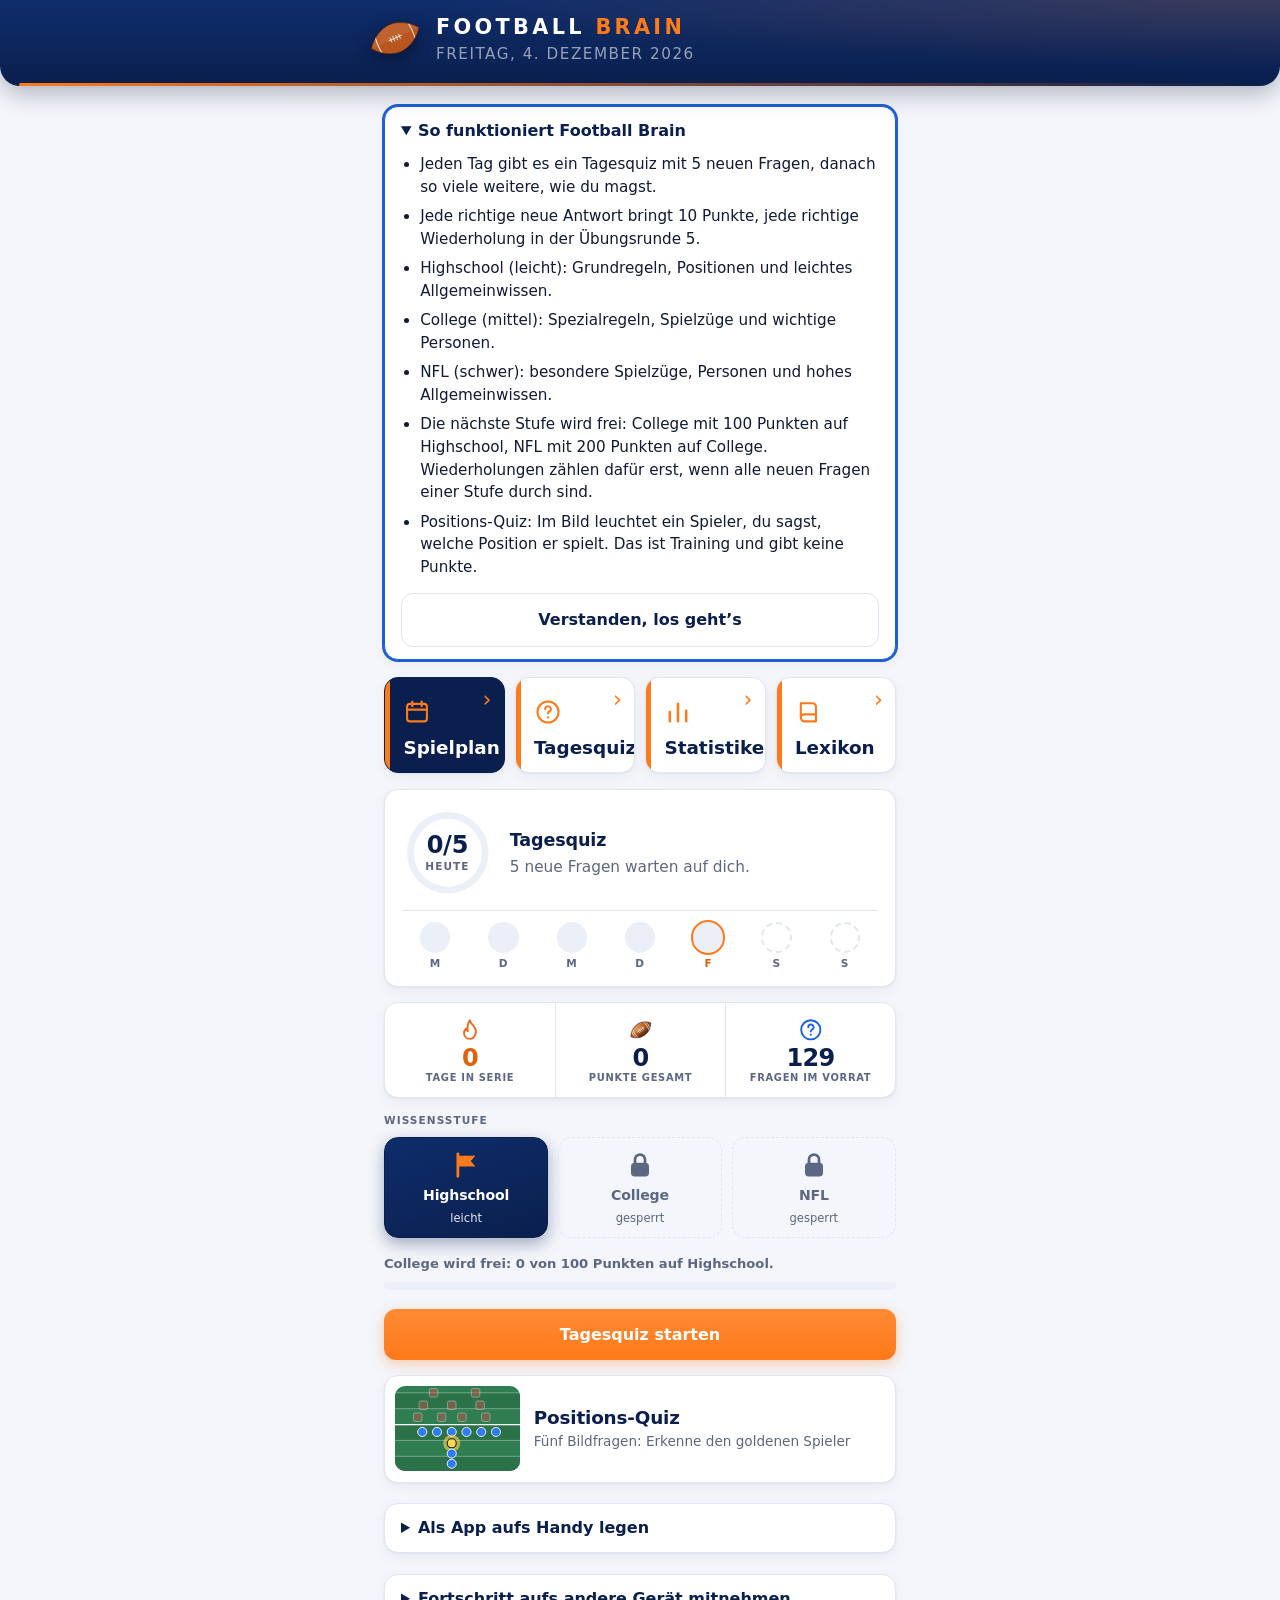
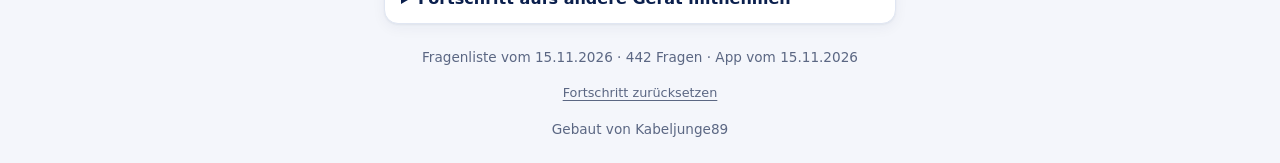
<file: index.html>
<!doctype html>
<html lang="de">
<head>
  <meta charset="utf-8">
  <meta name="viewport" content="width=device-width, initial-scale=1, viewport-fit=cover">
  <title>Football Brain</title>
  <meta name="description" content="Football Brain: jeden Tag fünf neue Fragen zu American Football, in drei Wissensstufen, und danach so viele weitere, wie du magst.">
  <meta name="theme-color" content="#2f7bf5" media="(prefers-color-scheme: light)">
  <meta name="theme-color" content="#1f5ac8" media="(prefers-color-scheme: dark)">
  <meta name="color-scheme" content="light dark">
  <meta name="apple-mobile-web-app-capable" content="yes">
  <meta name="mobile-web-app-capable" content="yes">
  <meta name="apple-mobile-web-app-title" content="Football Brain">
  <link rel="manifest" href="manifest.json">
  <link rel="icon" href="icon.svg" type="image/svg+xml">
  <link rel="stylesheet" href="style.css">
  <link rel="stylesheet" href="design-neu.css">
  <link rel="stylesheet" href="modern.css">
  <link rel="stylesheet" href="hub.css">
</head>
<body>
  <!-- Aussehen: style.css ist die Grundlage, design-neu.css (seit 26.10.2026) liegt darüber. app.js sucht die Elemente über ihre Kennungen, die müssen bleiben. -->

  <!-- Der Football als Vorlage: einmal gezeichnet, dann im Kopf und in der Ladeanzeige verwendet.
       Die Größe ist 0 statt display:none, damit die Farbverläufe überall greifen. -->
  <svg width="0" height="0" style="position:absolute" aria-hidden="true" focusable="false">
    <defs>
      <radialGradient id="fb-leder" gradientUnits="userSpaceOnUse" cx="-55" cy="-50" r="270">
        <stop offset="0" stop-color="#f0a05a"/>
        <stop offset="0.38" stop-color="#cc6a2a"/>
        <stop offset="0.75" stop-color="#9a4417"/>
        <stop offset="1" stop-color="#6a280c"/>
      </radialGradient>
      <linearGradient id="fb-schatten" gradientUnits="userSpaceOnUse" x1="0" y1="-30" x2="0" y2="112">
        <stop offset="0" stop-color="#2a0d03" stop-opacity="0"/>
        <stop offset="1" stop-color="#2a0d03" stop-opacity="0.5"/>
      </linearGradient>
      <linearGradient id="fb-glanz" gradientUnits="userSpaceOnUse" x1="-130" y1="0" x2="20" y2="0">
        <stop offset="0" stop-color="#ffffff" stop-opacity="0"/>
        <stop offset="0.35" stop-color="#ffffff" stop-opacity="0.8"/>
        <stop offset="1" stop-color="#ffffff" stop-opacity="0"/>
      </linearGradient>
      <radialGradient id="fb-boden">
        <stop offset="0" stop-color="#06245f" stop-opacity="0.45"/>
        <stop offset="1" stop-color="#06245f" stop-opacity="0"/>
      </radialGradient>
      <clipPath id="fb-form">
        <path d="M-200 0C-150 -70 -70 -112.5 0 -112.5C70 -112.5 150 -70 200 0C150 70 70 112.5 0 112.5C-70 112.5 -150 70 -200 0Z"/>
      </clipPath>
      <path id="fb-stern" fill="#ffd84d" d="M0 -1Q0.12 -0.12 1 0Q0.12 0.12 0 1Q-0.12 0.12 -1 0Q-0.12 -0.12 0 -1Z"/>
      <radialGradient id="fr-leder" cx="0.38" cy="0.3" r="0.85">
        <stop offset="0" stop-color="#e59a58"/>
        <stop offset="0.45" stop-color="#b95a21"/>
        <stop offset="1" stop-color="#5e220a"/>
      </radialGradient>
      <linearGradient id="fr-schatten" x1="0" y1="0" x2="0" y2="1">
        <stop offset="0.45" stop-color="#2a0d03" stop-opacity="0"/>
        <stop offset="1" stop-color="#2a0d03" stop-opacity="0.45"/>
      </linearGradient>
      <clipPath id="fr-form"><path d="M-28 0C-20 -11 -10 -15 0 -15C10 -15 20 -11 28 0C20 11 10 15 0 15C-10 15 -20 11 -28 0Z"/></clipPath>
      <g id="fr-ball">
        <path d="M-28 0C-20 -11 -10 -15 0 -15C10 -15 20 -11 28 0C20 11 10 15 0 15C-10 15 -20 11 -28 0Z" fill="url(#fr-leder)"/>
        <path d="M-28 0C-20 -11 -10 -15 0 -15C10 -15 20 -11 28 0C20 11 10 15 0 15C-10 15 -20 11 -28 0Z" fill="url(#fr-schatten)"/>
        <g clip-path="url(#fr-form)" fill="none" stroke="#fffaf0" stroke-linecap="round">
          <path d="M-19 -13Q-23 0 -19 13M-15 -14Q-19 0 -15 14M19 -13Q23 0 19 13M15 -14Q19 0 15 14" stroke-width="1.5"/>
        </g>
        <path d="M-9 1.2H9M-6 -2.5V4.5M-2 -3V5M2 -3V5M6 -2.5V4.5" stroke="#2a0d03" stroke-opacity="0.45" stroke-width="1.4" stroke-linecap="round" fill="none"/>
        <path d="M-9 0H9M-6 -3.5V3.5M-2 -4V4M2 -4V4M6 -3.5V3.5" stroke="#fffaf0" stroke-width="1.4" stroke-linecap="round" fill="none"/>
        <path d="M-17 -7.5Q-6 -13 8 -12.5" stroke="#ffffff" stroke-opacity="0.35" stroke-width="2" stroke-linecap="round" fill="none"/>
        <path d="M-28 0C-20 -11 -10 -15 0 -15C10 -15 20 -11 28 0C20 11 10 15 0 15C-10 15 -20 11 -28 0Z" fill="none" stroke="#3a1408" stroke-width="1" stroke-linejoin="round"/>
      </g>
      <g id="fb-ball">
        <path d="M-200 0C-150 -70 -70 -112.5 0 -112.5C70 -112.5 150 -70 200 0C150 70 70 112.5 0 112.5C-70 112.5 -150 70 -200 0Z" fill="#b9561f"/>
        <g clip-path="url(#fb-form)" fill="none">
          <path d="M-210 -125H210V0H-210Z" fill="#ffffff" fill-opacity="0.07" stroke="none"/>
          <g stroke="#fffaf0" stroke-width="7" stroke-linecap="round">
            <path d="M-128 -125Q-160 0 -128 125"/>
            <path d="M128 -125Q160 0 128 125"/>
          </g>
        </g>
        <path d="M-200 0C-150 -70 -70 -112.5 0 -112.5C70 -112.5 150 -70 200 0C150 70 70 112.5 0 112.5C-70 112.5 -150 70 -200 0Z" fill="none"/>
        <g fill="none" stroke="#fffaf0" stroke-linecap="round" stroke-width="6">
          <path d="M-52 0H52M-36 -17V17M-12 -19V19M12 -19V19M36 -17V17"/>
        </g>
        <path d="M-200 0C-150 -70 -70 -112.5 0 -112.5C70 -112.5 150 -70 200 0C150 70 70 112.5 0 112.5C-70 112.5 -150 70 -200 0Z" fill="none" stroke="#6a2a0c" stroke-width="4" stroke-linejoin="round"/>
      </g>
    </defs>
  </svg>

  <header class="kopf">
    <span class="vorschau" id="vorschau-schild" hidden>Vorschau</span>
    <div class="kopf-inhalt">
      <svg class="logo" viewBox="-210 -140 420 320" aria-hidden="true" focusable="false">
        <ellipse cx="0" cy="152" rx="130" ry="13" fill="url(#fb-boden)"/>
        <g transform="rotate(-24)"><use href="#fb-ball"/></g>
      </svg>
      <div class="kopf-text">
        <h1>Football <span>Brain</span></h1>
        <p class="datum" id="datum"></p>
      </div>
    </div>
  </header>

  <main>
    <section id="laden">
      <svg class="lade-ball" viewBox="-210 -140 420 320" aria-hidden="true" focusable="false">
        <ellipse cx="0" cy="152" rx="130" ry="13" fill="url(#fb-boden)"/>
        <g transform="rotate(-24)"><use href="#fb-ball"/></g>
      </svg>
      <p class="mitte">Fragen werden geladen …</p>
    </section>

    <section id="start" hidden>
      <!-- Auswahl: wohin zuerst? Reine Links, kein Skript nötig. Spielplan und Statistik öffnen das Lexikon direkt im passenden Bereich. -->
      <nav class="hub" aria-label="Wohin zuerst?">
        <a class="hub-kachel hub-spielplan" href="wiki.html#spielplan"><span class="hub-sym" aria-hidden="true"><svg viewBox="0 0 24 24" focusable="false"><rect x="3.5" y="5" width="17" height="15" rx="2.5" fill="none" stroke="currentColor" stroke-width="1.8"/><path d="M3.5 10h17M8 3v4M16 3v4" fill="none" stroke="currentColor" stroke-width="1.8" stroke-linecap="round"/></svg></span><span class="hub-titel">Spielplan</span></a>
        <a class="hub-kachel hub-quiz" href="#heute-karte"><span class="hub-sym" aria-hidden="true"><svg viewBox="0 0 24 24" focusable="false"><circle cx="12" cy="12" r="9" fill="none" stroke="currentColor" stroke-width="1.8"/><path d="M9.6 9.5a2.4 2.4 0 1 1 3.4 2.2c-.7.4-1 .9-1 1.6M12 16.6v.1" fill="none" stroke="currentColor" stroke-width="1.8" stroke-linecap="round" stroke-linejoin="round"/></svg></span><span class="hub-titel">Tagesquiz</span></a>
        <a class="hub-kachel hub-statistik" href="wiki.html#statistik"><span class="hub-sym" aria-hidden="true"><svg viewBox="0 0 24 24" focusable="false"><path d="M5 20V12M12 20V5M19 20v-9" fill="none" stroke="currentColor" stroke-width="2.2" stroke-linecap="round"/></svg></span><span class="hub-titel">Statistiken</span></a>
        <a class="hub-kachel hub-lexikon" href="wiki.html"><span class="hub-sym" aria-hidden="true"><svg viewBox="0 0 24 24" focusable="false"><path d="M5 4.5h10a3 3 0 0 1 3 3V20H8a3 3 0 0 1-3-3V4.5zM5 17a3 3 0 0 1 3-3h10" fill="none" stroke="currentColor" stroke-width="1.8" stroke-linejoin="round"/></svg></span><span class="hub-titel">Lexikon</span></a>
      </nav>
      <!-- Tagesring und Wochenleiste: app.js füllt Zahl, Ring und Zeile (tagesringZeigen) und baut die sieben Tage der Woche (wocheZeigen). -->
      <div class="heute-karte" id="heute-karte" data-zustand="offen">
        <div class="ring" id="ring" role="img" aria-label="Tagesquiz heute">
          <svg viewBox="0 0 120 120" aria-hidden="true" focusable="false">
            <circle class="ring-spur" cx="60" cy="60" r="50"/>
            <circle class="ring-fuell" id="ring-fuell" cx="60" cy="60" r="50"/>
          </svg>
          <span class="ring-mitte"><span class="ring-zahl" id="ring-zahl">0/5</span><span class="ring-label">Heute</span></span>
        </div>
        <div class="heute-text">
          <p class="heute-titel">Tagesquiz</p>
          <p class="heute-zeile" id="heute-zeile"></p>
        </div>
        <ol class="woche" id="woche" aria-label="Diese Woche"></ol>
      </div>
      <div class="kennzahlen">
        <div class="kennzahl">
          <span class="sym" aria-hidden="true">
            <svg viewBox="0 0 24 24" focusable="false"><path d="M12 3c.6 3 3.2 4.4 4.6 6.9 1.2 2.1 1.4 4.4.6 6.3-.9 2.3-2.9 4.3-5.2 4.3-2.9 0-5.2-2.2-5.4-5-.1-1.9.7-3.4 1.9-4.7.2 1.2.8 2 1.6 2.4C9.5 9.2 10 5.9 12 3z" fill="none" stroke="#f26b1d" stroke-width="1.8" stroke-linejoin="round"/></svg>
          </span>
          <div class="werte"><span class="zahl zahl-rot" id="serie">0</span><span class="label" id="serie-label">Tage in Serie</span></div>
        </div>
        <div class="kennzahl">
          <span class="sym" aria-hidden="true">
            <svg viewBox="-30 -30 60 60" focusable="false"><g transform="rotate(-35) scale(1.02)"><use href="#fr-ball"/></g></svg>
          </span>
          <div class="werte"><span class="zahl zahl-gold" id="punkte-gesamt">0</span><span class="label">Punkte gesamt</span></div>
        </div>
        <div class="kennzahl">
          <span class="sym" aria-hidden="true">
            <svg viewBox="0 0 24 24" focusable="false"><circle cx="12" cy="12" r="9" fill="none" stroke="#1b62e0" stroke-width="1.8"/><path d="M9.6 9.6a2.5 2.5 0 1 1 3.6 2.2c-.8.4-1.2.9-1.2 1.8" fill="none" stroke="#1b62e0" stroke-width="1.8" stroke-linecap="round"/><circle cx="12" cy="16.6" r="1" fill="#1b62e0"/></svg>
          </span>
          <div class="werte"><span class="zahl" id="vorrat">0</span><span class="label">Fragen im Vorrat</span></div>
        </div>
      </div>
      <div class="stufen-block">
        <p class="stufen-titel" id="stufen-titel">Wissensstufe</p>
        <div class="stufen" id="stufen" role="group" aria-labelledby="stufen-titel"></div>
        <p class="stufen-info" id="stufen-info" hidden></p>
      </div>
      <p class="hinweis" id="hinweis" hidden></p>
      <button class="haupt" id="mehr-starten" type="button" hidden>Noch 5 neue Fragen</button>
      <button class="haupt" id="tag-starten" type="button">Tagesquiz starten</button>
      <button class="neben" id="ueben-starten" type="button" hidden>Übungsrunde (alte Fragen wiederholen)</button>
      <button class="neben" id="nachlesen-starten" type="button" hidden>Beantwortete Fragen nachlesen</button>
      <details class="info" id="installieren">
        <summary>Als App aufs Handy legen</summary>
        <p><strong>iPhone:</strong> In Safari unten auf das Teilen-Symbol tippen, dann „Zum Home-Bildschirm“. Danach nur noch über das neue Symbol öffnen.</p>
        <p><strong>Android:</strong> In Chrome oben rechts auf die drei Punkte tippen, dann „App installieren“ oder „Zum Startbildschirm hinzufügen“.</p>
      </details>
      <div class="fuss">
        <span id="stand"></span>
        <button class="klein" id="zuruecksetzen" type="button">Fortschritt zurücksetzen</button>
      </div>
      <p class="quelle">Gebaut von Kabeljunge89</p>
    </section>

    <section id="frage" hidden>
      <div class="fortschritt-kopf">
        <span id="fortschritt-text"></span>
        <button class="klein" id="abbrechen" type="button">Pause</button>
      </div>
      <div class="balken"><div id="fortschritt-balken"></div></div>
      <p class="kategorie" id="kategorie"></p>
      <h2 id="frage-text"></h2>
      <div class="antworten" id="antworten"></div>
      <div class="rueckmeldung" id="rueckmeldung" hidden>
        <h3 id="rueckmeldung-titel" tabindex="-1"></h3>
        <p id="rueckmeldung-richtig"></p>
        <p id="rueckmeldung-text"></p>
        <p class="quelle" id="rueckmeldung-quelle" hidden></p>
        <button class="haupt" id="weiter" type="button">Nächste Frage</button>
      </div>
    </section>

    <section id="ergebnis" hidden>
      <div class="ergebnis-kopf">
        <p class="kategorie" id="ergebnis-art"></p>
        <p class="punkte" id="ergebnis-punkte"></p>
        <p id="ergebnis-text"></p>
        <p class="serie-zeile" id="ergebnis-serie"></p>
        <p class="gewinn" id="ergebnis-gewinn" hidden></p>
      </div>
      <button class="haupt" id="weiter-spielen" type="button" hidden>Noch 5 neue Fragen</button>
      <p class="hinweis" id="mehr-hinweis" hidden></p>
      <ol class="liste" id="ergebnis-liste"></ol>
      <button class="haupt" id="teilen" type="button">Ergebnis teilen</button>
      <p class="quelle" id="teilen-hinweis"></p>
      <button class="neben" id="zum-start" type="button">Zurück zum Start</button>
    </section>

    <!-- Nachlesen: beantwortete Fragen nach Thema. app.js füllt die Themen (nachlesenUebersichtZeigen) und die Fragen eines Themas (nachlesenThemaZeigen). -->
    <section id="nachlesen" hidden>
      <div class="nachlesen-kopf">
        <button class="pille" id="nachlesen-zurueck" type="button">Zurück zum Start</button>
      </div>
      <h2 id="nachlesen-titel" tabindex="-1">Nachlesen</h2>
      <p class="quelle" id="nachlesen-info"></p>
      <div class="themen" id="nachlesen-themen"></div>
      <ol class="nachlesen-liste" id="nachlesen-liste" hidden></ol>
    </section>

    <!-- Football-Wiki (nur NFL): Teams, Tabelle, Spieler, Statistik, Regeln. app.js füllt jeden Bereich beim ersten Öffnen aus den Dateien wiki-*.json
         (wikiZeigen, wikiBereichWaehlen). Mit dem Quiz hat das Wiki nichts zu tun: kein Punktestand, kein Speicher. -->
    <section id="wiki" hidden>
      <div class="nachlesen-kopf">
        <button class="pille" id="wiki-zurueck" type="button">Zurück zum Start</button>
      </div>
      <h2 id="wiki-titel" tabindex="-1">Football-Lexikon</h2>
      <p class="quelle" id="wiki-info">Nur NFL, zum Nachschlagen: Teams, Tabelle, Spieler, Statistik und Regeln.</p>
      <div class="wiki-reiter" id="wiki-reiter" role="tablist" aria-label="Bereiche des Wikis">
        <button class="wiki-reiter-knopf" id="wiki-reiter-teams" type="button" role="tab" data-bereich="teams" aria-controls="wiki-teams" aria-selected="true">Teams</button>
        <button class="wiki-reiter-knopf" id="wiki-reiter-tabelle" type="button" role="tab" data-bereich="tabelle" aria-controls="wiki-tabelle" aria-selected="false">Tabelle</button>
        <button class="wiki-reiter-knopf" id="wiki-reiter-spieler" type="button" role="tab" data-bereich="spieler" aria-controls="wiki-spieler" aria-selected="false">Spieler</button>
        <button class="wiki-reiter-knopf" id="wiki-reiter-statistik" type="button" role="tab" data-bereich="statistik" aria-controls="wiki-statistik" aria-selected="false">Statistik</button>
        <button class="wiki-reiter-knopf" id="wiki-reiter-regeln" type="button" role="tab" data-bereich="regeln" aria-controls="wiki-regeln" aria-selected="false">Regeln</button>
      </div>
      <div class="wiki-bereich" id="wiki-teams" role="tabpanel" aria-labelledby="wiki-reiter-teams"></div>
      <div class="wiki-bereich" id="wiki-tabelle" role="tabpanel" aria-labelledby="wiki-reiter-tabelle" hidden></div>
      <div class="wiki-bereich" id="wiki-spieler" role="tabpanel" aria-labelledby="wiki-reiter-spieler" hidden></div>
      <div class="wiki-bereich" id="wiki-statistik" role="tabpanel" aria-labelledby="wiki-reiter-statistik" hidden></div>
      <div class="wiki-bereich" id="wiki-regeln" role="tabpanel" aria-labelledby="wiki-reiter-regeln" hidden></div>
      <p class="quelle wiki-quelle" id="wiki-quelle"><a href="https://github.com/nflverse/nflverse-data" target="_blank" rel="noopener noreferrer">Daten: nflverse (CC BY 4.0)</a>. Spieler, Statistik und Tabelle sind für diese App ausgewählt und zusammengerechnet. Teams: Wikipedia-Listen, Regeln: NFL-Regelbuch 2026 in eigenen Worten. Lizenztext: <a href="https://creativecommons.org/licenses/by/4.0/deed.de" target="_blank" rel="noopener noreferrer">creativecommons.org</a>.</p>
    </section>

    <section id="fehler" hidden>
      <h2>Die Fragen lassen sich gerade nicht laden</h2>
      <p id="fehler-text"></p>
      <button class="haupt" id="nochmal" type="button">Nochmal versuchen</button>
    </section>
  </main>

  <noscript><p class="hinweis">Für das Quiz muss JavaScript eingeschaltet sein.</p></noscript>
  <script src="app.js" defer></script>
</body>
</html>
</file>
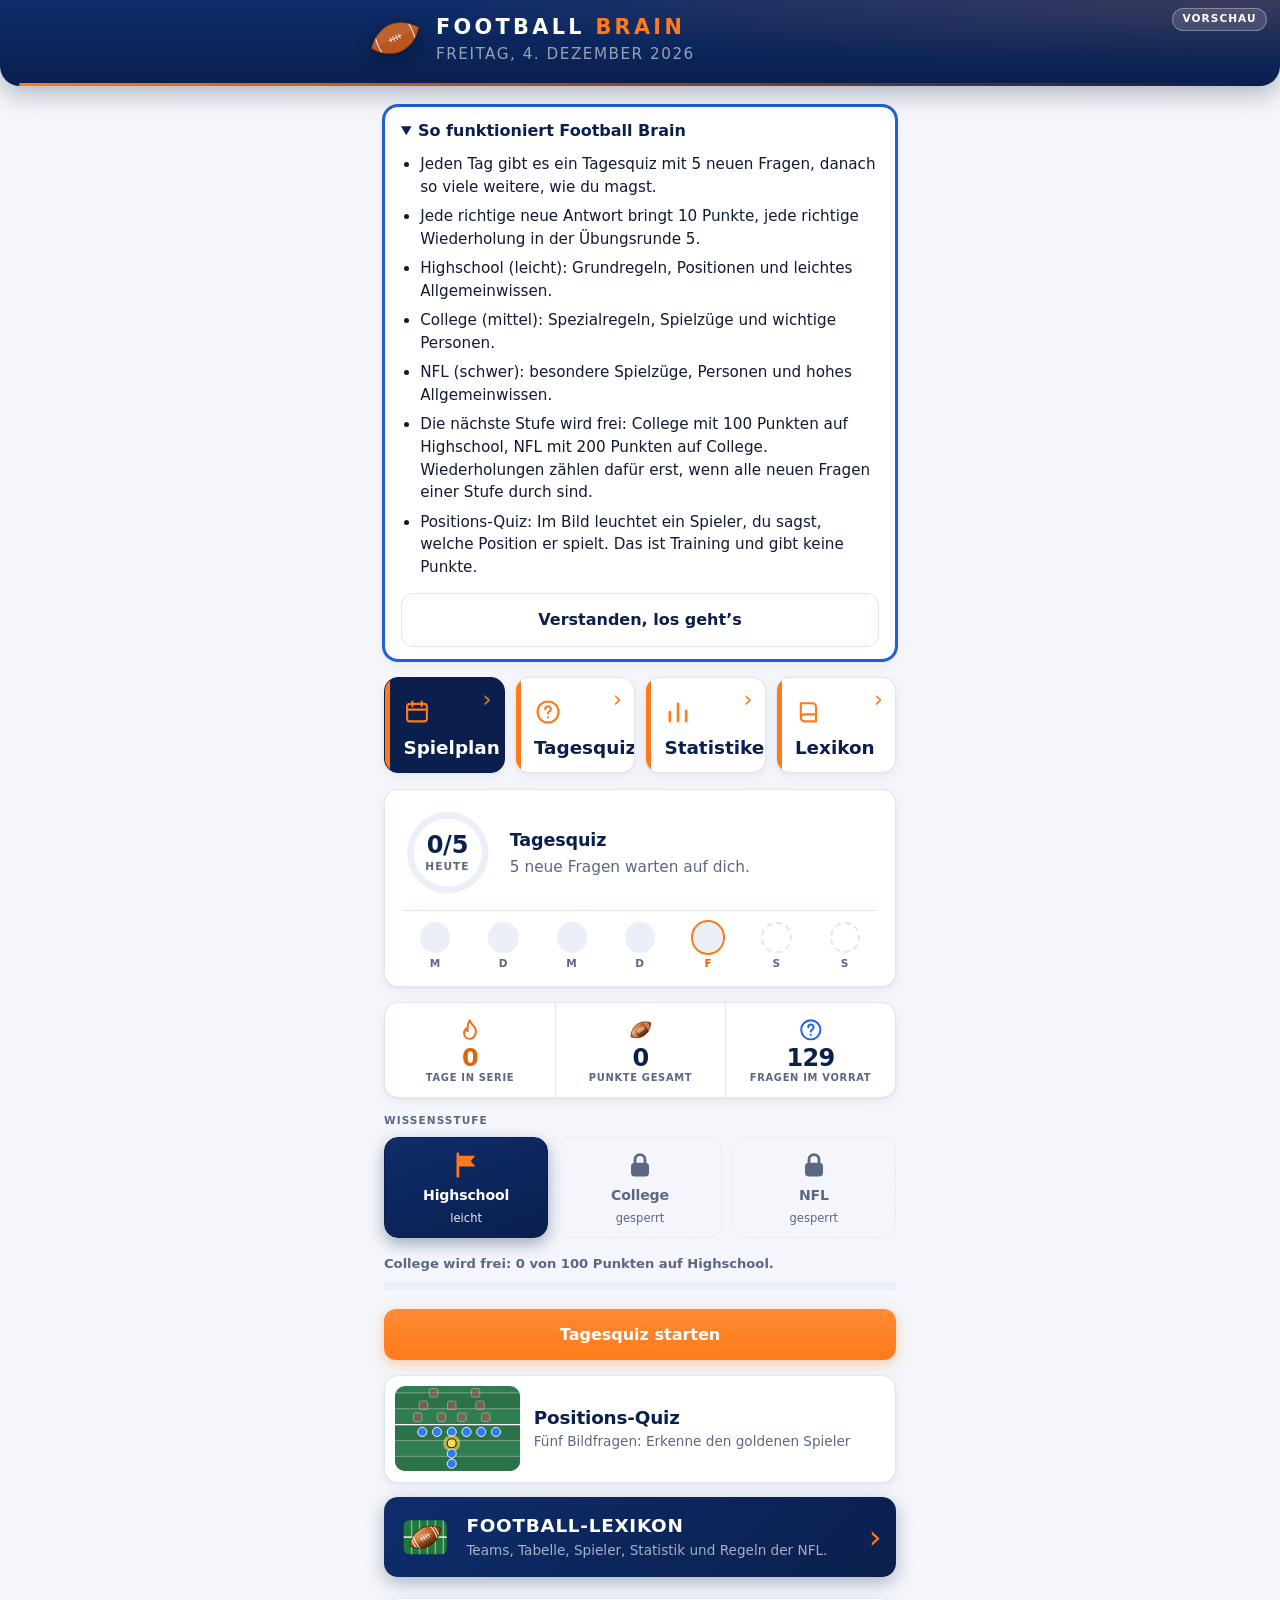
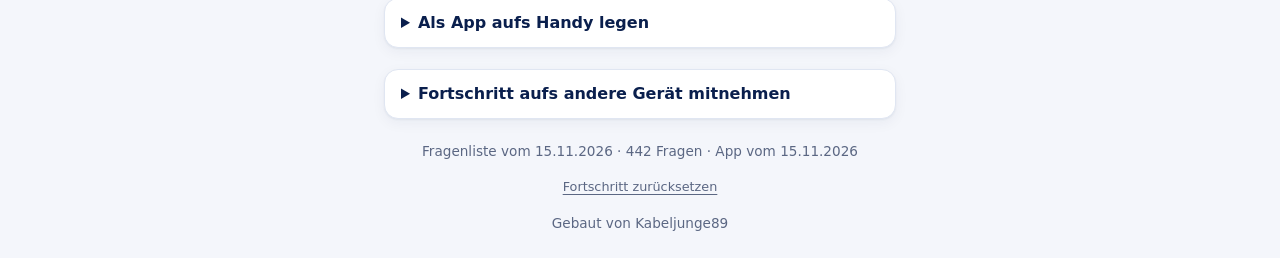
<file: vorschau/index.html>
<!doctype html>
<html lang="de">
<head>
  <meta charset="utf-8">
  <meta name="viewport" content="width=device-width, initial-scale=1, viewport-fit=cover">
  <title>Football Brain</title>
  <meta name="description" content="Football Brain: jeden Tag fünf neue Fragen zu American Football, in drei Wissensstufen, und danach so viele weitere, wie du magst.">
  <meta name="theme-color" content="#2f7bf5" media="(prefers-color-scheme: light)">
  <meta name="theme-color" content="#1f5ac8" media="(prefers-color-scheme: dark)">
  <meta name="color-scheme" content="light dark">
  <meta name="apple-mobile-web-app-capable" content="yes">
  <meta name="mobile-web-app-capable" content="yes">
  <meta name="apple-mobile-web-app-title" content="Football Brain">
  <link rel="manifest" href="manifest.json">
  <link rel="icon" href="icon.svg" type="image/svg+xml">
  <link rel="stylesheet" href="style.css">
  <link rel="stylesheet" href="design-neu.css">
  <link rel="stylesheet" href="modern.css">
  <link rel="stylesheet" href="hub.css">
</head>
<body>
  <!-- Aussehen: style.css ist die Grundlage, design-neu.css (seit 26.10.2026) liegt darüber. app.js sucht die Elemente über ihre Kennungen, die müssen bleiben. -->

  <!-- Der Football als Vorlage: einmal gezeichnet, dann im Kopf und in der Ladeanzeige verwendet.
       Die Größe ist 0 statt display:none, damit die Farbverläufe überall greifen. -->
  <svg width="0" height="0" style="position:absolute" aria-hidden="true" focusable="false">
    <defs>
      <radialGradient id="fb-leder" gradientUnits="userSpaceOnUse" cx="-55" cy="-50" r="270">
        <stop offset="0" stop-color="#f0a05a"/>
        <stop offset="0.38" stop-color="#cc6a2a"/>
        <stop offset="0.75" stop-color="#9a4417"/>
        <stop offset="1" stop-color="#6a280c"/>
      </radialGradient>
      <linearGradient id="fb-schatten" gradientUnits="userSpaceOnUse" x1="0" y1="-30" x2="0" y2="112">
        <stop offset="0" stop-color="#2a0d03" stop-opacity="0"/>
        <stop offset="1" stop-color="#2a0d03" stop-opacity="0.5"/>
      </linearGradient>
      <linearGradient id="fb-glanz" gradientUnits="userSpaceOnUse" x1="-130" y1="0" x2="20" y2="0">
        <stop offset="0" stop-color="#ffffff" stop-opacity="0"/>
        <stop offset="0.35" stop-color="#ffffff" stop-opacity="0.8"/>
        <stop offset="1" stop-color="#ffffff" stop-opacity="0"/>
      </linearGradient>
      <radialGradient id="fb-boden">
        <stop offset="0" stop-color="#06245f" stop-opacity="0.45"/>
        <stop offset="1" stop-color="#06245f" stop-opacity="0"/>
      </radialGradient>
      <clipPath id="fb-form">
        <path d="M-200 0C-150 -70 -70 -112.5 0 -112.5C70 -112.5 150 -70 200 0C150 70 70 112.5 0 112.5C-70 112.5 -150 70 -200 0Z"/>
      </clipPath>
      <path id="fb-stern" fill="#ffd84d" d="M0 -1Q0.12 -0.12 1 0Q0.12 0.12 0 1Q-0.12 0.12 -1 0Q-0.12 -0.12 0 -1Z"/>
      <radialGradient id="fr-leder" cx="0.38" cy="0.3" r="0.85">
        <stop offset="0" stop-color="#e59a58"/>
        <stop offset="0.45" stop-color="#b95a21"/>
        <stop offset="1" stop-color="#5e220a"/>
      </radialGradient>
      <linearGradient id="fr-schatten" x1="0" y1="0" x2="0" y2="1">
        <stop offset="0.45" stop-color="#2a0d03" stop-opacity="0"/>
        <stop offset="1" stop-color="#2a0d03" stop-opacity="0.45"/>
      </linearGradient>
      <clipPath id="fr-form"><path d="M-28 0C-20 -11 -10 -15 0 -15C10 -15 20 -11 28 0C20 11 10 15 0 15C-10 15 -20 11 -28 0Z"/></clipPath>
      <g id="fr-ball">
        <path d="M-28 0C-20 -11 -10 -15 0 -15C10 -15 20 -11 28 0C20 11 10 15 0 15C-10 15 -20 11 -28 0Z" fill="url(#fr-leder)"/>
        <path d="M-28 0C-20 -11 -10 -15 0 -15C10 -15 20 -11 28 0C20 11 10 15 0 15C-10 15 -20 11 -28 0Z" fill="url(#fr-schatten)"/>
        <g clip-path="url(#fr-form)" fill="none" stroke="#fffaf0" stroke-linecap="round">
          <path d="M-19 -13Q-23 0 -19 13M-15 -14Q-19 0 -15 14M19 -13Q23 0 19 13M15 -14Q19 0 15 14" stroke-width="1.5"/>
        </g>
        <path d="M-9 1.2H9M-6 -2.5V4.5M-2 -3V5M2 -3V5M6 -2.5V4.5" stroke="#2a0d03" stroke-opacity="0.45" stroke-width="1.4" stroke-linecap="round" fill="none"/>
        <path d="M-9 0H9M-6 -3.5V3.5M-2 -4V4M2 -4V4M6 -3.5V3.5" stroke="#fffaf0" stroke-width="1.4" stroke-linecap="round" fill="none"/>
        <path d="M-17 -7.5Q-6 -13 8 -12.5" stroke="#ffffff" stroke-opacity="0.35" stroke-width="2" stroke-linecap="round" fill="none"/>
        <path d="M-28 0C-20 -11 -10 -15 0 -15C10 -15 20 -11 28 0C20 11 10 15 0 15C-10 15 -20 11 -28 0Z" fill="none" stroke="#3a1408" stroke-width="1" stroke-linejoin="round"/>
      </g>
      <g id="fb-ball">
        <path d="M-200 0C-150 -70 -70 -112.5 0 -112.5C70 -112.5 150 -70 200 0C150 70 70 112.5 0 112.5C-70 112.5 -150 70 -200 0Z" fill="#b9561f"/>
        <g clip-path="url(#fb-form)" fill="none">
          <path d="M-210 -125H210V0H-210Z" fill="#ffffff" fill-opacity="0.07" stroke="none"/>
          <g stroke="#fffaf0" stroke-width="7" stroke-linecap="round">
            <path d="M-128 -125Q-160 0 -128 125"/>
            <path d="M128 -125Q160 0 128 125"/>
          </g>
        </g>
        <path d="M-200 0C-150 -70 -70 -112.5 0 -112.5C70 -112.5 150 -70 200 0C150 70 70 112.5 0 112.5C-70 112.5 -150 70 -200 0Z" fill="none"/>
        <g fill="none" stroke="#fffaf0" stroke-linecap="round" stroke-width="6">
          <path d="M-52 0H52M-36 -17V17M-12 -19V19M12 -19V19M36 -17V17"/>
        </g>
        <path d="M-200 0C-150 -70 -70 -112.5 0 -112.5C70 -112.5 150 -70 200 0C150 70 70 112.5 0 112.5C-70 112.5 -150 70 -200 0Z" fill="none" stroke="#6a2a0c" stroke-width="4" stroke-linejoin="round"/>
      </g>
    </defs>
  </svg>

  <header class="kopf">
    <span class="vorschau" id="vorschau-schild" hidden>Vorschau</span>
    <div class="kopf-inhalt">
      <svg class="logo" viewBox="-210 -140 420 320" aria-hidden="true" focusable="false">
        <ellipse cx="0" cy="152" rx="130" ry="13" fill="url(#fb-boden)"/>
        <g transform="rotate(-24)"><use href="#fb-ball"/></g>
      </svg>
      <div class="kopf-text">
        <h1>Football <span>Brain</span></h1>
        <p class="datum" id="datum"></p>
      </div>
    </div>
  </header>

  <main>
    <section id="laden">
      <svg class="lade-ball" viewBox="-210 -140 420 320" aria-hidden="true" focusable="false">
        <ellipse cx="0" cy="152" rx="130" ry="13" fill="url(#fb-boden)"/>
        <g transform="rotate(-24)"><use href="#fb-ball"/></g>
      </svg>
      <p class="mitte">Fragen werden geladen …</p>
    </section>

    <section id="start" hidden>
      <!-- Auswahl: wohin zuerst? Reine Links, kein Skript nötig. Spielplan und Statistik öffnen das Lexikon direkt im passenden Bereich. -->
      <nav class="hub" aria-label="Wohin zuerst?">
        <a class="hub-kachel hub-spielplan" href="wiki.html#spielplan"><span class="hub-sym" aria-hidden="true"><svg viewBox="0 0 24 24" focusable="false"><rect x="3.5" y="5" width="17" height="15" rx="2.5" fill="none" stroke="currentColor" stroke-width="1.8"/><path d="M3.5 10h17M8 3v4M16 3v4" fill="none" stroke="currentColor" stroke-width="1.8" stroke-linecap="round"/></svg></span><span class="hub-titel">Spielplan</span></a>
        <a class="hub-kachel hub-quiz" href="#heute-karte"><span class="hub-sym" aria-hidden="true"><svg viewBox="0 0 24 24" focusable="false"><circle cx="12" cy="12" r="9" fill="none" stroke="currentColor" stroke-width="1.8"/><path d="M9.6 9.5a2.4 2.4 0 1 1 3.4 2.2c-.7.4-1 .9-1 1.6M12 16.6v.1" fill="none" stroke="currentColor" stroke-width="1.8" stroke-linecap="round" stroke-linejoin="round"/></svg></span><span class="hub-titel">Tagesquiz</span></a>
        <a class="hub-kachel hub-statistik" href="wiki.html#statistik"><span class="hub-sym" aria-hidden="true"><svg viewBox="0 0 24 24" focusable="false"><path d="M5 20V12M12 20V5M19 20v-9" fill="none" stroke="currentColor" stroke-width="2.2" stroke-linecap="round"/></svg></span><span class="hub-titel">Statistiken</span></a>
        <a class="hub-kachel hub-lexikon" href="wiki.html"><span class="hub-sym" aria-hidden="true"><svg viewBox="0 0 24 24" focusable="false"><path d="M5 4.5h10a3 3 0 0 1 3 3V20H8a3 3 0 0 1-3-3V4.5zM5 17a3 3 0 0 1 3-3h10" fill="none" stroke="currentColor" stroke-width="1.8" stroke-linejoin="round"/></svg></span><span class="hub-titel">Lexikon</span></a>
      </nav>
      <!-- Tagesring und Wochenleiste: app.js füllt Zahl, Ring und Zeile (tagesringZeigen) und baut die sieben Tage der Woche (wocheZeigen). -->
      <div class="heute-karte" id="heute-karte" data-zustand="offen">
        <div class="ring" id="ring" role="img" aria-label="Tagesquiz heute">
          <svg viewBox="0 0 120 120" aria-hidden="true" focusable="false">
            <circle class="ring-spur" cx="60" cy="60" r="50"/>
            <circle class="ring-fuell" id="ring-fuell" cx="60" cy="60" r="50"/>
          </svg>
          <span class="ring-mitte"><span class="ring-zahl" id="ring-zahl">0/5</span><span class="ring-label">Heute</span></span>
        </div>
        <div class="heute-text">
          <p class="heute-titel">Tagesquiz</p>
          <p class="heute-zeile" id="heute-zeile"></p>
        </div>
        <ol class="woche" id="woche" aria-label="Diese Woche"></ol>
      </div>
      <div class="kennzahlen">
        <div class="kennzahl">
          <span class="sym" aria-hidden="true">
            <svg viewBox="0 0 24 24" focusable="false"><path d="M12 3c.6 3 3.2 4.4 4.6 6.9 1.2 2.1 1.4 4.4.6 6.3-.9 2.3-2.9 4.3-5.2 4.3-2.9 0-5.2-2.2-5.4-5-.1-1.9.7-3.4 1.9-4.7.2 1.2.8 2 1.6 2.4C9.5 9.2 10 5.9 12 3z" fill="none" stroke="#f26b1d" stroke-width="1.8" stroke-linejoin="round"/></svg>
          </span>
          <div class="werte"><span class="zahl zahl-rot" id="serie">0</span><span class="label" id="serie-label">Tage in Serie</span></div>
        </div>
        <div class="kennzahl">
          <span class="sym" aria-hidden="true">
            <svg viewBox="-30 -30 60 60" focusable="false"><g transform="rotate(-35) scale(1.02)"><use href="#fr-ball"/></g></svg>
          </span>
          <div class="werte"><span class="zahl zahl-gold" id="punkte-gesamt">0</span><span class="label">Punkte gesamt</span></div>
        </div>
        <div class="kennzahl">
          <span class="sym" aria-hidden="true">
            <svg viewBox="0 0 24 24" focusable="false"><circle cx="12" cy="12" r="9" fill="none" stroke="#1b62e0" stroke-width="1.8"/><path d="M9.6 9.6a2.5 2.5 0 1 1 3.6 2.2c-.8.4-1.2.9-1.2 1.8" fill="none" stroke="#1b62e0" stroke-width="1.8" stroke-linecap="round"/><circle cx="12" cy="16.6" r="1" fill="#1b62e0"/></svg>
          </span>
          <div class="werte"><span class="zahl" id="vorrat">0</span><span class="label">Fragen im Vorrat</span></div>
        </div>
      </div>
      <div class="stufen-block">
        <p class="stufen-titel" id="stufen-titel">Wissensstufe</p>
        <div class="stufen" id="stufen" role="group" aria-labelledby="stufen-titel"></div>
        <p class="stufen-info" id="stufen-info" hidden></p>
      </div>
      <p class="hinweis" id="hinweis" hidden></p>
      <button class="haupt" id="mehr-starten" type="button" hidden>Noch 5 neue Fragen</button>
      <button class="haupt" id="tag-starten" type="button">Tagesquiz starten</button>
      <button class="neben" id="ueben-starten" type="button" hidden>Übungsrunde (alte Fragen wiederholen)</button>
      <button class="neben" id="nachlesen-starten" type="button" hidden>Beantwortete Fragen nachlesen</button>
      <!-- Football-Wiki: eigene Karte unter den Quiz-Knöpfen. Sie öffnet den Abschnitt #wiki (app.js, Teil „Football-Wiki“). -->
      <button class="quiz-karte wiki-karte" id="wiki-starten" type="button">
        <span class="wiki-karte-bild" aria-hidden="true">
          <svg viewBox="0 0 48 48" focusable="false"><rect x="5" y="9" width="38" height="30" rx="5" fill="#1d7a3a"/><path d="M12 9v30M19 9v30M26 9v30M33 9v30M40 9v30" stroke="#ffffff" stroke-width="1.2" opacity="0.45"/><path d="M5 24h38" stroke="#ffffff" stroke-width="1.6" opacity="0.8"/><g transform="translate(24 24) rotate(-30) scale(0.56)"><use href="#fr-ball"/></g></svg>
        </span>
        <span class="quiz-karte-text">
          <span class="quiz-karte-titel">Football-Lexikon</span>
          <span class="quiz-karte-zeile">Teams, Tabelle, Spieler, Statistik und Regeln der NFL.</span>
        </span>
        <span class="wiki-karte-pfeil" aria-hidden="true">›</span>
      </button>
      <details class="info" id="installieren">
        <summary>Als App aufs Handy legen</summary>
        <p><strong>iPhone:</strong> In Safari unten auf das Teilen-Symbol tippen, dann „Zum Home-Bildschirm“. Danach nur noch über das neue Symbol öffnen.</p>
        <p><strong>Android:</strong> In Chrome oben rechts auf die drei Punkte tippen, dann „App installieren“ oder „Zum Startbildschirm hinzufügen“.</p>
      </details>
      <div class="fuss">
        <span id="stand"></span>
        <button class="klein" id="zuruecksetzen" type="button">Fortschritt zurücksetzen</button>
      </div>
      <p class="quelle">Gebaut von Kabeljunge89</p>
    </section>

    <section id="frage" hidden>
      <div class="fortschritt-kopf">
        <span id="fortschritt-text"></span>
        <button class="klein" id="abbrechen" type="button">Pause</button>
      </div>
      <div class="balken"><div id="fortschritt-balken"></div></div>
      <p class="kategorie" id="kategorie"></p>
      <h2 id="frage-text"></h2>
      <div class="antworten" id="antworten"></div>
      <div class="rueckmeldung" id="rueckmeldung" hidden>
        <h3 id="rueckmeldung-titel" tabindex="-1"></h3>
        <p id="rueckmeldung-richtig"></p>
        <p id="rueckmeldung-text"></p>
        <p class="quelle" id="rueckmeldung-quelle" hidden></p>
        <button class="haupt" id="weiter" type="button">Nächste Frage</button>
      </div>
    </section>

    <section id="ergebnis" hidden>
      <div class="ergebnis-kopf">
        <p class="kategorie" id="ergebnis-art"></p>
        <p class="punkte" id="ergebnis-punkte"></p>
        <p id="ergebnis-text"></p>
        <p class="serie-zeile" id="ergebnis-serie"></p>
        <p class="gewinn" id="ergebnis-gewinn" hidden></p>
      </div>
      <button class="haupt" id="weiter-spielen" type="button" hidden>Noch 5 neue Fragen</button>
      <p class="hinweis" id="mehr-hinweis" hidden></p>
      <ol class="liste" id="ergebnis-liste"></ol>
      <button class="haupt" id="teilen" type="button">Ergebnis teilen</button>
      <p class="quelle" id="teilen-hinweis"></p>
      <button class="neben" id="zum-start" type="button">Zurück zum Start</button>
    </section>

    <!-- Nachlesen: beantwortete Fragen nach Thema. app.js füllt die Themen (nachlesenUebersichtZeigen) und die Fragen eines Themas (nachlesenThemaZeigen). -->
    <section id="nachlesen" hidden>
      <div class="nachlesen-kopf">
        <button class="pille" id="nachlesen-zurueck" type="button">Zurück zum Start</button>
      </div>
      <h2 id="nachlesen-titel" tabindex="-1">Nachlesen</h2>
      <p class="quelle" id="nachlesen-info"></p>
      <div class="themen" id="nachlesen-themen"></div>
      <ol class="nachlesen-liste" id="nachlesen-liste" hidden></ol>
    </section>

    <!-- Football-Wiki (nur NFL): Teams, Tabelle, Spieler, Statistik, Regeln. app.js füllt jeden Bereich beim ersten Öffnen aus den Dateien wiki-*.json
         (wikiZeigen, wikiBereichWaehlen). Mit dem Quiz hat das Wiki nichts zu tun: kein Punktestand, kein Speicher. -->
    <section id="wiki" hidden>
      <div class="nachlesen-kopf">
        <button class="pille" id="wiki-zurueck" type="button">Zurück zum Start</button>
      </div>
      <h2 id="wiki-titel" tabindex="-1">Football-Lexikon</h2>
      <p class="quelle" id="wiki-info">Nur NFL, zum Nachschlagen: Teams, Tabelle, Spieler, Statistik und Regeln.</p>
      <div class="wiki-reiter" id="wiki-reiter" role="tablist" aria-label="Bereiche des Wikis">
        <button class="wiki-reiter-knopf" id="wiki-reiter-teams" type="button" role="tab" data-bereich="teams" aria-controls="wiki-teams" aria-selected="true">Teams</button>
        <button class="wiki-reiter-knopf" id="wiki-reiter-tabelle" type="button" role="tab" data-bereich="tabelle" aria-controls="wiki-tabelle" aria-selected="false">Tabelle</button>
        <button class="wiki-reiter-knopf" id="wiki-reiter-spieler" type="button" role="tab" data-bereich="spieler" aria-controls="wiki-spieler" aria-selected="false">Spieler</button>
        <button class="wiki-reiter-knopf" id="wiki-reiter-statistik" type="button" role="tab" data-bereich="statistik" aria-controls="wiki-statistik" aria-selected="false">Statistik</button>
        <button class="wiki-reiter-knopf" id="wiki-reiter-regeln" type="button" role="tab" data-bereich="regeln" aria-controls="wiki-regeln" aria-selected="false">Regeln</button>
      </div>
      <div class="wiki-bereich" id="wiki-teams" role="tabpanel" aria-labelledby="wiki-reiter-teams"></div>
      <div class="wiki-bereich" id="wiki-tabelle" role="tabpanel" aria-labelledby="wiki-reiter-tabelle" hidden></div>
      <div class="wiki-bereich" id="wiki-spieler" role="tabpanel" aria-labelledby="wiki-reiter-spieler" hidden></div>
      <div class="wiki-bereich" id="wiki-statistik" role="tabpanel" aria-labelledby="wiki-reiter-statistik" hidden></div>
      <div class="wiki-bereich" id="wiki-regeln" role="tabpanel" aria-labelledby="wiki-reiter-regeln" hidden></div>
      <p class="quelle wiki-quelle" id="wiki-quelle"><a href="https://github.com/nflverse/nflverse-data" target="_blank" rel="noopener noreferrer">Daten: nflverse (CC BY 4.0)</a>. Spieler, Statistik und Tabelle sind für diese App ausgewählt und zusammengerechnet. Teams: Wikipedia-Listen, Regeln: NFL-Regelbuch 2026 in eigenen Worten. Lizenztext: <a href="https://creativecommons.org/licenses/by/4.0/deed.de" target="_blank" rel="noopener noreferrer">creativecommons.org</a>.</p>
    </section>

    <section id="fehler" hidden>
      <h2>Die Fragen lassen sich gerade nicht laden</h2>
      <p id="fehler-text"></p>
      <button class="haupt" id="nochmal" type="button">Nochmal versuchen</button>
    </section>
  </main>

  <noscript><p class="hinweis">Für das Quiz muss JavaScript eingeschaltet sein.</p></noscript>
  <script src="app.js" defer></script>
</body>
</html>
</file>
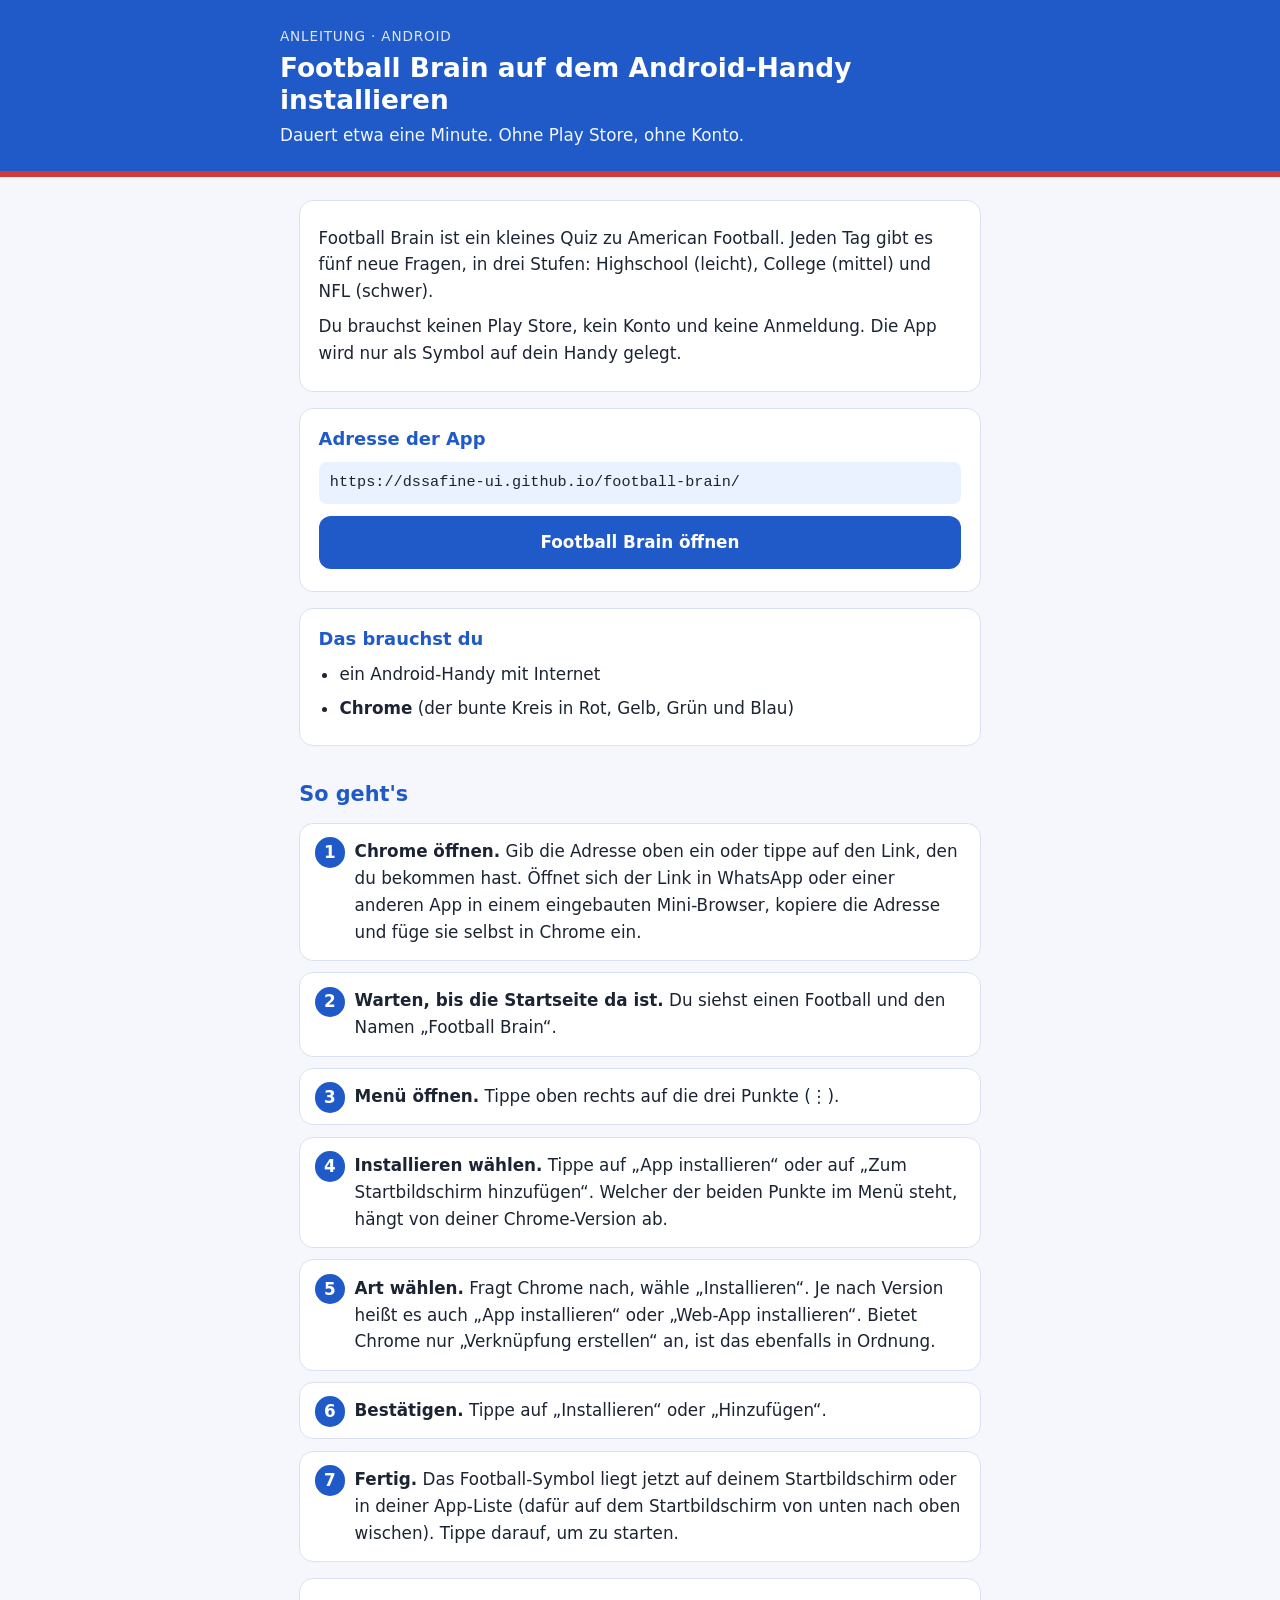
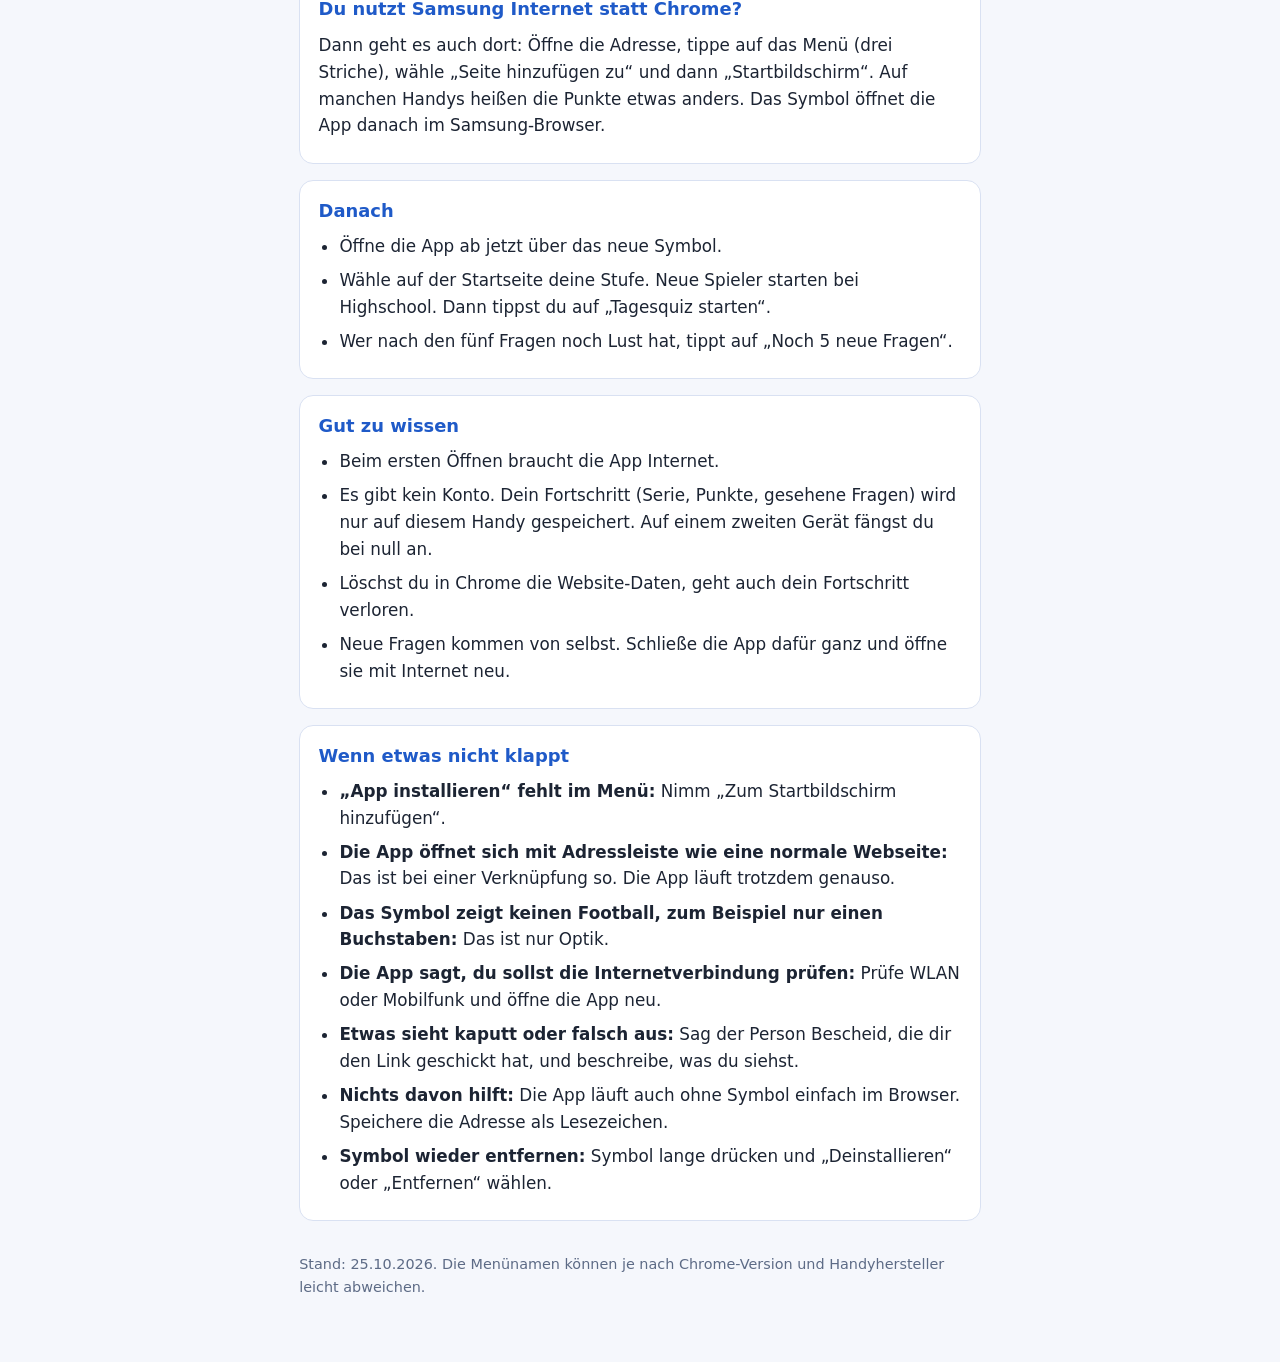
<file: football-brain-installieren-android.html>
<!doctype html>
<html lang="de">
<head>
<meta charset="utf-8">
<meta name="viewport" content="width=device-width, initial-scale=1">
<meta name="color-scheme" content="light dark">
<meta name="robots" content="noindex">
<title>Football Brain auf dem Android-Handy installieren</title>
<style>
  :root {
    --kopf: #1f5ac8;
    --blau: #1f5ac8;
    --blau-hell: #eaf1ff;
    --rot: #d23b3b;
    --text: #1c2433;
    --grau: #5d6b86;
    --linie: #d9e1f2;
    --flaeche: #ffffff;
    --grund: #f5f7fc;
  }
  @media (prefers-color-scheme: dark) {
    :root {
      --blau: #8db3ff;
      --blau-hell: #1a2742;
      --text: #e8edf8;
      --grau: #a3b0cb;
      --linie: #2b3a59;
      --flaeche: #141c2e;
      --grund: #0d1424;
    }
  }
  * { box-sizing: border-box; }
  body {
    margin: 0;
    background: var(--grund);
    color: var(--text);
    font-family: system-ui, -apple-system, "Segoe UI", Roboto, sans-serif;
    font-size: 1.05rem;
    line-height: 1.6;
  }
  header {
    background: var(--kopf);
    color: #fff;
    padding: 1.6rem 1.2rem 1.4rem;
    border-bottom: 6px solid var(--rot);
  }
  .innen, main { max-width: 720px; margin: 0 auto; }
  .kicker { margin: 0 0 0.3rem; font-size: 0.85rem; letter-spacing: 0.06em; text-transform: uppercase; opacity: 0.85; }
  header h1 { margin: 0 0 0.4rem; font-size: 1.65rem; line-height: 1.2; }
  header p { margin: 0; opacity: 0.95; }
  main { padding: 0.4rem 1.2rem 3rem; }
  h2 { margin: 2rem 0 0.6rem; font-size: 1.3rem; color: var(--blau); }
  .karte {
    background: var(--flaeche);
    border: 1px solid var(--linie);
    border-radius: 14px;
    padding: 1rem 1.15rem;
    margin: 1rem 0;
  }
  .karte h2 { margin: 0 0 0.4rem; font-size: 1.12rem; }
  .karte p { margin: 0.5rem 0; }
  .url {
    font-family: ui-monospace, Consolas, "Cascadia Mono", monospace;
    font-size: 0.95rem;
    word-break: break-all;
    background: var(--blau-hell);
    border-radius: 8px;
    padding: 0.55rem 0.7rem;
  }
  a.knopf {
    display: block;
    margin: 0.8rem 0 0.4rem;
    padding: 0.8rem 1rem;
    border-radius: 12px;
    background: var(--kopf);
    color: #fff;
    text-align: center;
    font-weight: 700;
    text-decoration: none;
  }
  ol.schritte { list-style: none; counter-reset: schritt; margin: 0; padding: 0; }
  ol.schritte li {
    counter-increment: schritt;
    position: relative;
    background: var(--flaeche);
    border: 1px solid var(--linie);
    border-radius: 14px;
    padding: 0.9rem 1rem 0.9rem 3.4rem;
    margin: 0.7rem 0;
  }
  ol.schritte li::before {
    content: counter(schritt);
    position: absolute;
    left: 0.9rem;
    top: 0.85rem;
    width: 1.9rem;
    height: 1.9rem;
    border-radius: 50%;
    background: var(--kopf);
    color: #fff;
    font-weight: 700;
    display: grid;
    place-items: center;
  }
  ul { margin: 0.4rem 0; padding-left: 1.3rem; }
  ul li { margin: 0.45rem 0; }
  footer { margin-top: 2rem; color: var(--grau); font-size: 0.9rem; }
</style>
</head>
<body>
<header>
  <div class="innen">
    <p class="kicker">Anleitung · Android</p>
    <h1>Football Brain auf dem Android-Handy installieren</h1>
    <p>Dauert etwa eine Minute. Ohne Play Store, ohne Konto.</p>
  </div>
</header>
<main>
  <section class="karte">
    <p>Football Brain ist ein kleines Quiz zu American Football. Jeden Tag gibt es fünf neue Fragen, in drei Stufen: Highschool (leicht), College (mittel) und NFL (schwer).</p>
    <p>Du brauchst keinen Play Store, kein Konto und keine Anmeldung. Die App wird nur als Symbol auf dein Handy gelegt.</p>
  </section>

  <section class="karte">
    <h2>Adresse der App</h2>
    <p class="url">https://dssafine-ui.github.io/football-brain/</p>
    <a class="knopf" href="https://dssafine-ui.github.io/football-brain/">Football Brain öffnen</a>
  </section>

  <section class="karte">
    <h2>Das brauchst du</h2>
    <ul>
      <li>ein Android-Handy mit Internet</li>
      <li><strong>Chrome</strong> (der bunte Kreis in Rot, Gelb, Grün und Blau)</li>
    </ul>
  </section>

  <h2>So geht's</h2>
  <ol class="schritte">
    <li><strong>Chrome öffnen.</strong> Gib die Adresse oben ein oder tippe auf den Link, den du bekommen hast. Öffnet sich der Link in WhatsApp oder einer anderen App in einem eingebauten Mini-Browser, kopiere die Adresse und füge sie selbst in Chrome ein.</li>
    <li><strong>Warten, bis die Startseite da ist.</strong> Du siehst einen Football und den Namen „Football Brain“.</li>
    <li><strong>Menü öffnen.</strong> Tippe oben rechts auf die drei Punkte (⋮).</li>
    <li><strong>Installieren wählen.</strong> Tippe auf „App installieren“ oder auf „Zum Startbildschirm hinzufügen“. Welcher der beiden Punkte im Menü steht, hängt von deiner Chrome-Version ab.</li>
    <li><strong>Art wählen.</strong> Fragt Chrome nach, wähle „Installieren“. Je nach Version heißt es auch „App installieren“ oder „Web-App installieren“. Bietet Chrome nur „Verknüpfung erstellen“ an, ist das ebenfalls in Ordnung.</li>
    <li><strong>Bestätigen.</strong> Tippe auf „Installieren“ oder „Hinzufügen“.</li>
    <li><strong>Fertig.</strong> Das Football-Symbol liegt jetzt auf deinem Startbildschirm oder in deiner App-Liste (dafür auf dem Startbildschirm von unten nach oben wischen). Tippe darauf, um zu starten.</li>
  </ol>

  <section class="karte">
    <h2>Du nutzt Samsung Internet statt Chrome?</h2>
    <p>Dann geht es auch dort: Öffne die Adresse, tippe auf das Menü (drei Striche), wähle „Seite hinzufügen zu“ und dann „Startbildschirm“. Auf manchen Handys heißen die Punkte etwas anders. Das Symbol öffnet die App danach im Samsung-Browser.</p>
  </section>

  <section class="karte">
    <h2>Danach</h2>
    <ul>
      <li>Öffne die App ab jetzt über das neue Symbol.</li>
      <li>Wähle auf der Startseite deine Stufe. Neue Spieler starten bei Highschool. Dann tippst du auf „Tagesquiz starten“.</li>
      <li>Wer nach den fünf Fragen noch Lust hat, tippt auf „Noch 5 neue Fragen“.</li>
    </ul>
  </section>

  <section class="karte">
    <h2>Gut zu wissen</h2>
    <ul>
      <li>Beim ersten Öffnen braucht die App Internet.</li>
      <li>Es gibt kein Konto. Dein Fortschritt (Serie, Punkte, gesehene Fragen) wird nur auf diesem Handy gespeichert. Auf einem zweiten Gerät fängst du bei null an.</li>
      <li>Löschst du in Chrome die Website-Daten, geht auch dein Fortschritt verloren.</li>
      <li>Neue Fragen kommen von selbst. Schließe die App dafür ganz und öffne sie mit Internet neu.</li>
    </ul>
  </section>

  <section class="karte">
    <h2>Wenn etwas nicht klappt</h2>
    <ul>
      <li><strong>„App installieren“ fehlt im Menü:</strong> Nimm „Zum Startbildschirm hinzufügen“.</li>
      <li><strong>Die App öffnet sich mit Adressleiste wie eine normale Webseite:</strong> Das ist bei einer Verknüpfung so. Die App läuft trotzdem genauso.</li>
      <li><strong>Das Symbol zeigt keinen Football, zum Beispiel nur einen Buchstaben:</strong> Das ist nur Optik.</li>
      <li><strong>Die App sagt, du sollst die Internetverbindung prüfen:</strong> Prüfe WLAN oder Mobilfunk und öffne die App neu.</li>
      <li><strong>Etwas sieht kaputt oder falsch aus:</strong> Sag der Person Bescheid, die dir den Link geschickt hat, und beschreibe, was du siehst.</li>
      <li><strong>Nichts davon hilft:</strong> Die App läuft auch ohne Symbol einfach im Browser. Speichere die Adresse als Lesezeichen.</li>
      <li><strong>Symbol wieder entfernen:</strong> Symbol lange drücken und „Deinstallieren“ oder „Entfernen“ wählen.</li>
    </ul>
  </section>

  <footer>
    <p>Stand: 25.10.2026. Die Menünamen können je nach Chrome-Version und Handyhersteller leicht abweichen.</p>
  </footer>
</main>
</body>
</html>
</file>
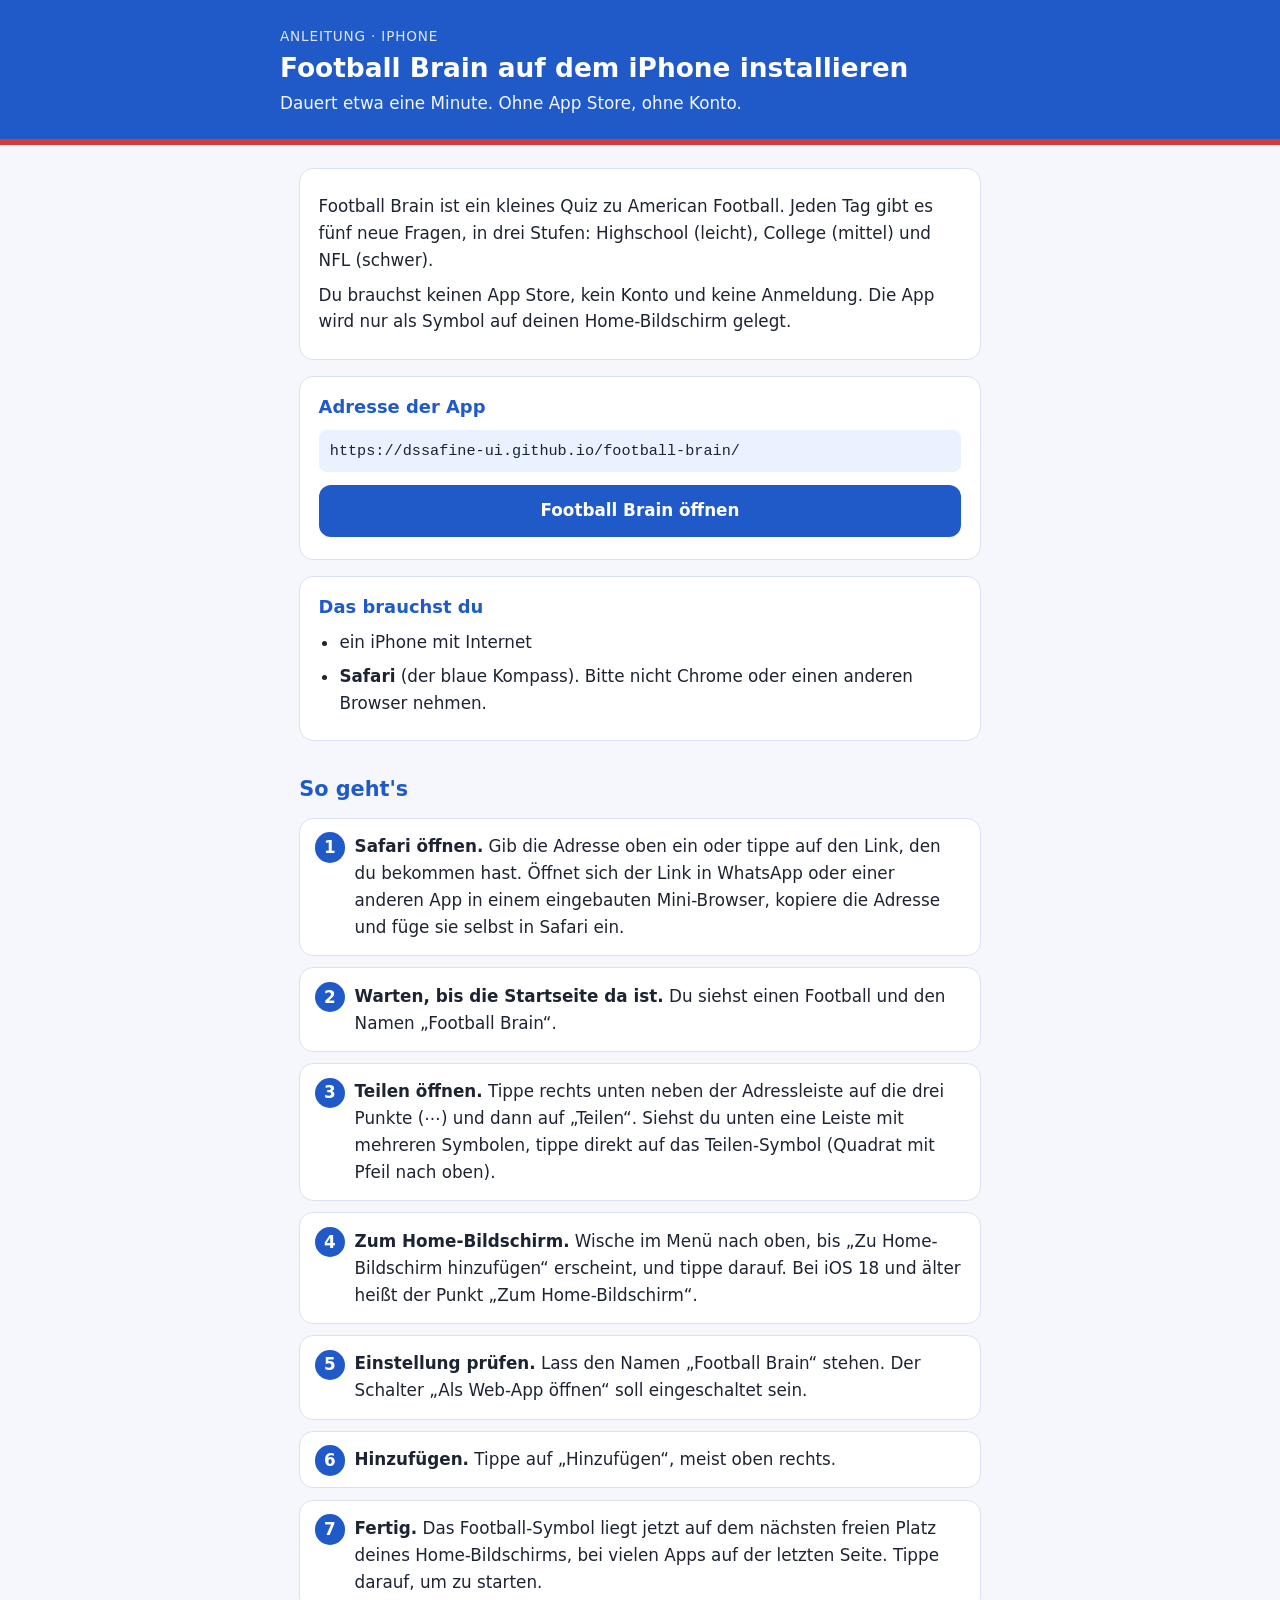
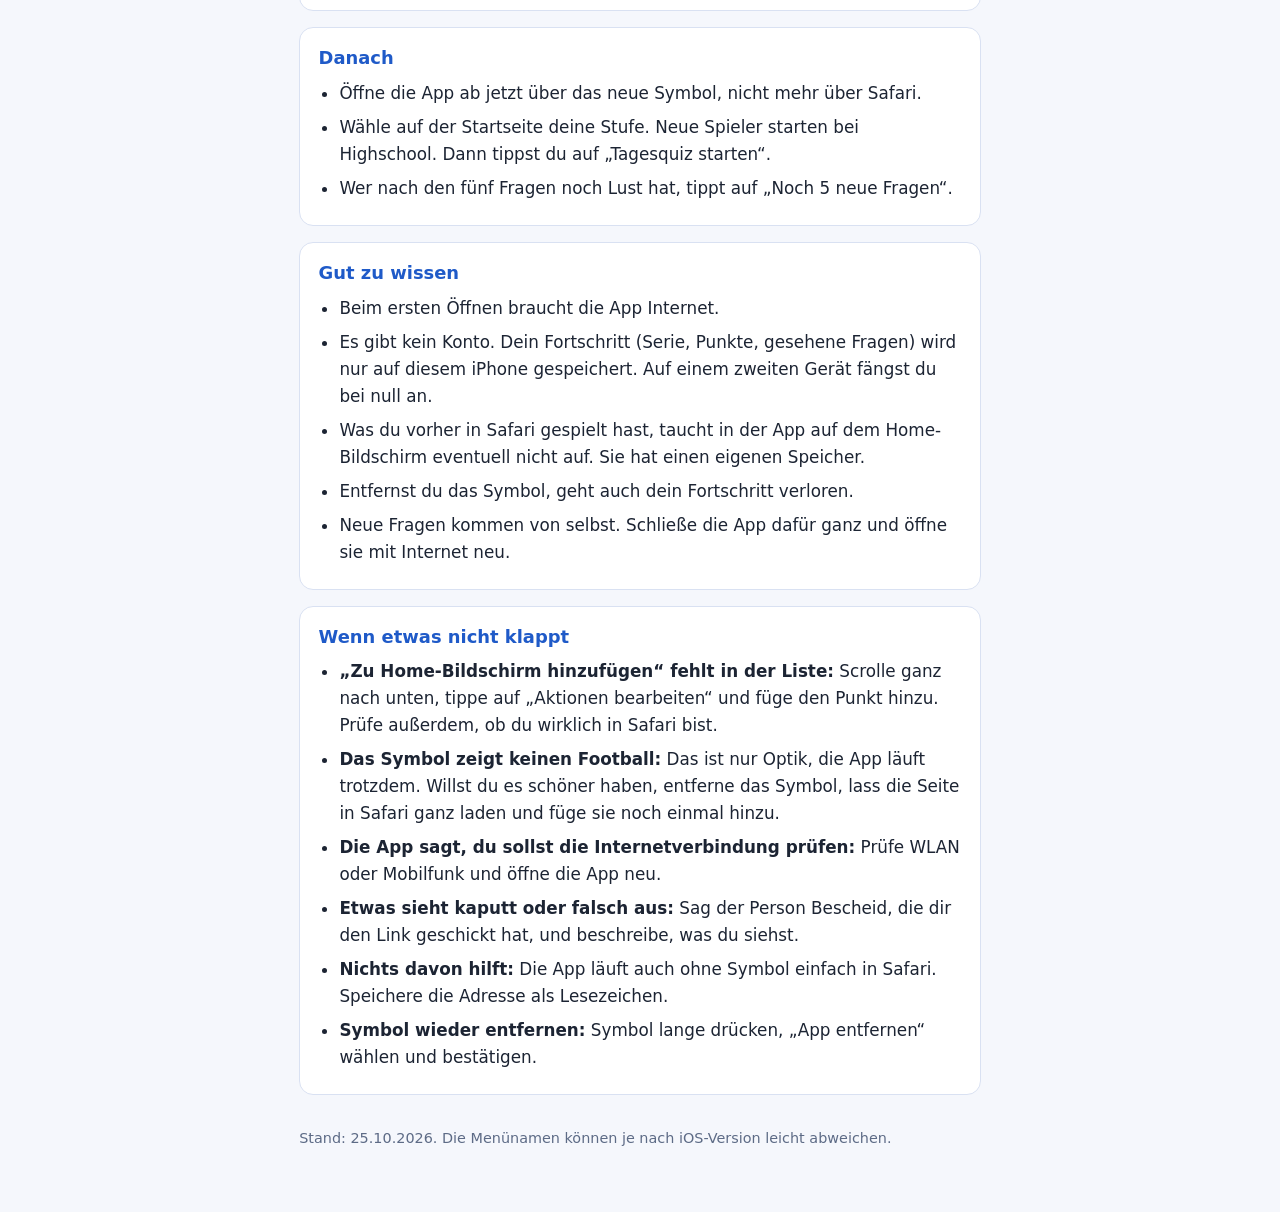
<file: football-brain-installieren-ios.html>
<!doctype html>
<html lang="de">
<head>
<meta charset="utf-8">
<meta name="viewport" content="width=device-width, initial-scale=1">
<meta name="color-scheme" content="light dark">
<meta name="robots" content="noindex">
<title>Football Brain auf dem iPhone installieren</title>
<style>
  :root {
    --kopf: #1f5ac8;
    --blau: #1f5ac8;
    --blau-hell: #eaf1ff;
    --rot: #d23b3b;
    --text: #1c2433;
    --grau: #5d6b86;
    --linie: #d9e1f2;
    --flaeche: #ffffff;
    --grund: #f5f7fc;
  }
  @media (prefers-color-scheme: dark) {
    :root {
      --blau: #8db3ff;
      --blau-hell: #1a2742;
      --text: #e8edf8;
      --grau: #a3b0cb;
      --linie: #2b3a59;
      --flaeche: #141c2e;
      --grund: #0d1424;
    }
  }
  * { box-sizing: border-box; }
  body {
    margin: 0;
    background: var(--grund);
    color: var(--text);
    font-family: system-ui, -apple-system, "Segoe UI", Roboto, sans-serif;
    font-size: 1.05rem;
    line-height: 1.6;
  }
  header {
    background: var(--kopf);
    color: #fff;
    padding: 1.6rem 1.2rem 1.4rem;
    border-bottom: 6px solid var(--rot);
  }
  .innen, main { max-width: 720px; margin: 0 auto; }
  .kicker { margin: 0 0 0.3rem; font-size: 0.85rem; letter-spacing: 0.06em; text-transform: uppercase; opacity: 0.85; }
  header h1 { margin: 0 0 0.4rem; font-size: 1.65rem; line-height: 1.2; }
  header p { margin: 0; opacity: 0.95; }
  main { padding: 0.4rem 1.2rem 3rem; }
  h2 { margin: 2rem 0 0.6rem; font-size: 1.3rem; color: var(--blau); }
  .karte {
    background: var(--flaeche);
    border: 1px solid var(--linie);
    border-radius: 14px;
    padding: 1rem 1.15rem;
    margin: 1rem 0;
  }
  .karte h2 { margin: 0 0 0.4rem; font-size: 1.12rem; }
  .karte p { margin: 0.5rem 0; }
  .url {
    font-family: ui-monospace, Consolas, "Cascadia Mono", monospace;
    font-size: 0.95rem;
    word-break: break-all;
    background: var(--blau-hell);
    border-radius: 8px;
    padding: 0.55rem 0.7rem;
  }
  a.knopf {
    display: block;
    margin: 0.8rem 0 0.4rem;
    padding: 0.8rem 1rem;
    border-radius: 12px;
    background: var(--kopf);
    color: #fff;
    text-align: center;
    font-weight: 700;
    text-decoration: none;
  }
  ol.schritte { list-style: none; counter-reset: schritt; margin: 0; padding: 0; }
  ol.schritte li {
    counter-increment: schritt;
    position: relative;
    background: var(--flaeche);
    border: 1px solid var(--linie);
    border-radius: 14px;
    padding: 0.9rem 1rem 0.9rem 3.4rem;
    margin: 0.7rem 0;
  }
  ol.schritte li::before {
    content: counter(schritt);
    position: absolute;
    left: 0.9rem;
    top: 0.85rem;
    width: 1.9rem;
    height: 1.9rem;
    border-radius: 50%;
    background: var(--kopf);
    color: #fff;
    font-weight: 700;
    display: grid;
    place-items: center;
  }
  ul { margin: 0.4rem 0; padding-left: 1.3rem; }
  ul li { margin: 0.45rem 0; }
  footer { margin-top: 2rem; color: var(--grau); font-size: 0.9rem; }
</style>
</head>
<body>
<header>
  <div class="innen">
    <p class="kicker">Anleitung · iPhone</p>
    <h1>Football Brain auf dem iPhone installieren</h1>
    <p>Dauert etwa eine Minute. Ohne App Store, ohne Konto.</p>
  </div>
</header>
<main>
  <section class="karte">
    <p>Football Brain ist ein kleines Quiz zu American Football. Jeden Tag gibt es fünf neue Fragen, in drei Stufen: Highschool (leicht), College (mittel) und NFL (schwer).</p>
    <p>Du brauchst keinen App Store, kein Konto und keine Anmeldung. Die App wird nur als Symbol auf deinen Home-Bildschirm gelegt.</p>
  </section>

  <section class="karte">
    <h2>Adresse der App</h2>
    <p class="url">https://dssafine-ui.github.io/football-brain/</p>
    <a class="knopf" href="https://dssafine-ui.github.io/football-brain/">Football Brain öffnen</a>
  </section>

  <section class="karte">
    <h2>Das brauchst du</h2>
    <ul>
      <li>ein iPhone mit Internet</li>
      <li><strong>Safari</strong> (der blaue Kompass). Bitte nicht Chrome oder einen anderen Browser nehmen.</li>
    </ul>
  </section>

  <h2>So geht's</h2>
  <ol class="schritte">
    <li><strong>Safari öffnen.</strong> Gib die Adresse oben ein oder tippe auf den Link, den du bekommen hast. Öffnet sich der Link in WhatsApp oder einer anderen App in einem eingebauten Mini-Browser, kopiere die Adresse und füge sie selbst in Safari ein.</li>
    <li><strong>Warten, bis die Startseite da ist.</strong> Du siehst einen Football und den Namen „Football Brain“.</li>
    <li><strong>Teilen öffnen.</strong> Tippe rechts unten neben der Adressleiste auf die drei Punkte (⋯) und dann auf „Teilen“. Siehst du unten eine Leiste mit mehreren Symbolen, tippe direkt auf das Teilen-Symbol (Quadrat mit Pfeil nach oben).</li>
    <li><strong>Zum Home-Bildschirm.</strong> Wische im Menü nach oben, bis „Zu Home-Bildschirm hinzufügen“ erscheint, und tippe darauf. Bei iOS 18 und älter heißt der Punkt „Zum Home-Bildschirm“.</li>
    <li><strong>Einstellung prüfen.</strong> Lass den Namen „Football Brain“ stehen. Der Schalter „Als Web-App öffnen“ soll eingeschaltet sein.</li>
    <li><strong>Hinzufügen.</strong> Tippe auf „Hinzufügen“, meist oben rechts.</li>
    <li><strong>Fertig.</strong> Das Football-Symbol liegt jetzt auf dem nächsten freien Platz deines Home-Bildschirms, bei vielen Apps auf der letzten Seite. Tippe darauf, um zu starten.</li>
  </ol>

  <section class="karte">
    <h2>Danach</h2>
    <ul>
      <li>Öffne die App ab jetzt über das neue Symbol, nicht mehr über Safari.</li>
      <li>Wähle auf der Startseite deine Stufe. Neue Spieler starten bei Highschool. Dann tippst du auf „Tagesquiz starten“.</li>
      <li>Wer nach den fünf Fragen noch Lust hat, tippt auf „Noch 5 neue Fragen“.</li>
    </ul>
  </section>

  <section class="karte">
    <h2>Gut zu wissen</h2>
    <ul>
      <li>Beim ersten Öffnen braucht die App Internet.</li>
      <li>Es gibt kein Konto. Dein Fortschritt (Serie, Punkte, gesehene Fragen) wird nur auf diesem iPhone gespeichert. Auf einem zweiten Gerät fängst du bei null an.</li>
      <li>Was du vorher in Safari gespielt hast, taucht in der App auf dem Home-Bildschirm eventuell nicht auf. Sie hat einen eigenen Speicher.</li>
      <li>Entfernst du das Symbol, geht auch dein Fortschritt verloren.</li>
      <li>Neue Fragen kommen von selbst. Schließe die App dafür ganz und öffne sie mit Internet neu.</li>
    </ul>
  </section>

  <section class="karte">
    <h2>Wenn etwas nicht klappt</h2>
    <ul>
      <li><strong>„Zu Home-Bildschirm hinzufügen“ fehlt in der Liste:</strong> Scrolle ganz nach unten, tippe auf „Aktionen bearbeiten“ und füge den Punkt hinzu. Prüfe außerdem, ob du wirklich in Safari bist.</li>
      <li><strong>Das Symbol zeigt keinen Football:</strong> Das ist nur Optik, die App läuft trotzdem. Willst du es schöner haben, entferne das Symbol, lass die Seite in Safari ganz laden und füge sie noch einmal hinzu.</li>
      <li><strong>Die App sagt, du sollst die Internetverbindung prüfen:</strong> Prüfe WLAN oder Mobilfunk und öffne die App neu.</li>
      <li><strong>Etwas sieht kaputt oder falsch aus:</strong> Sag der Person Bescheid, die dir den Link geschickt hat, und beschreibe, was du siehst.</li>
      <li><strong>Nichts davon hilft:</strong> Die App läuft auch ohne Symbol einfach in Safari. Speichere die Adresse als Lesezeichen.</li>
      <li><strong>Symbol wieder entfernen:</strong> Symbol lange drücken, „App entfernen“ wählen und bestätigen.</li>
    </ul>
  </section>

  <footer>
    <p>Stand: 25.10.2026. Die Menünamen können je nach iOS-Version leicht abweichen.</p>
  </footer>
</main>
</body>
</html>
</file>
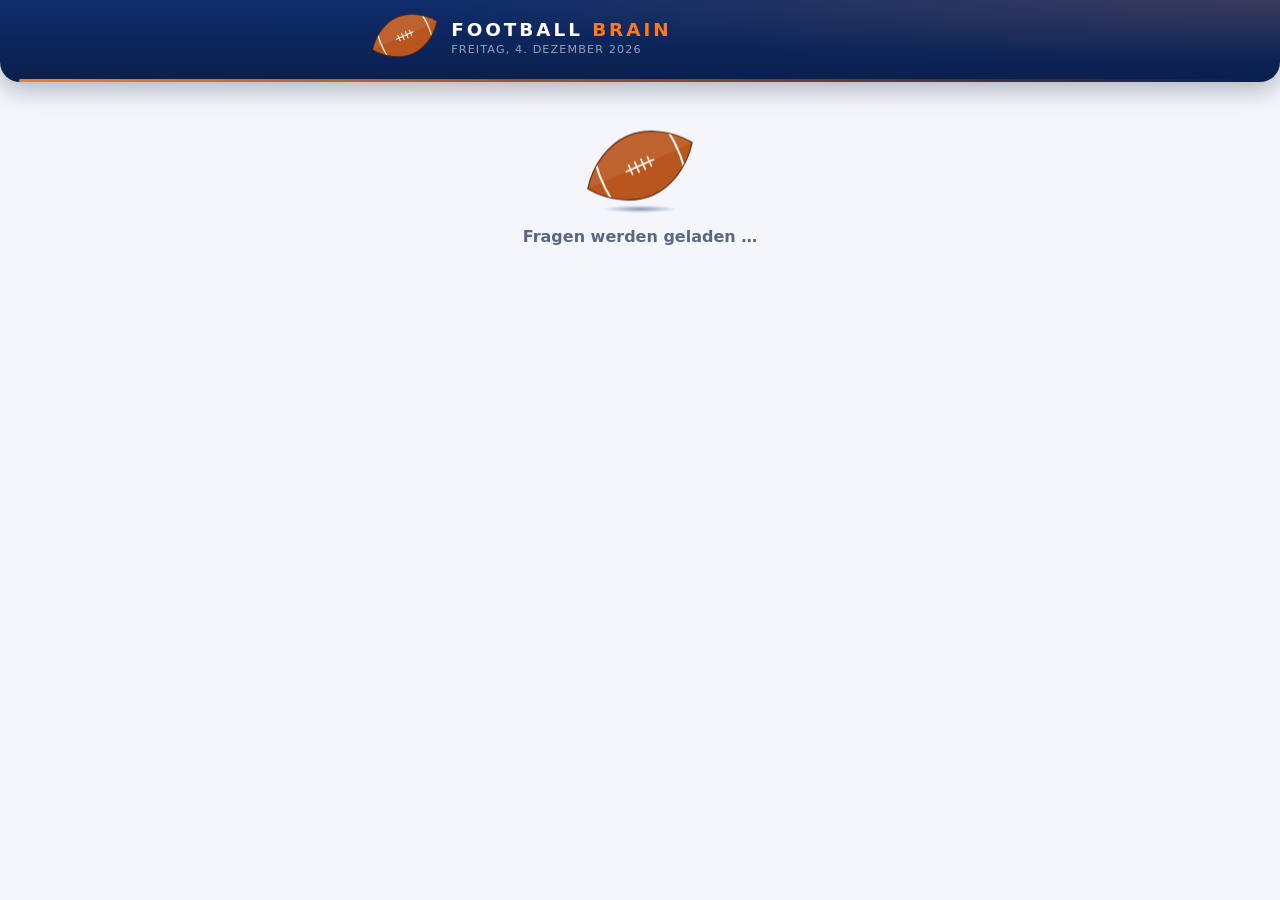
<file: neu.html>
<!doctype html>
<html lang="de">
<head>
  <meta charset="utf-8">
  <meta name="viewport" content="width=device-width, initial-scale=1">
  <meta name="robots" content="noindex">
  <title>Football Brain</title>
  <meta http-equiv="refresh" content="0; url=./">
  <link rel="icon" href="icon.svg" type="image/svg+xml">
</head>
<body>
  <!-- Alte Vorschau-Seite vom 26.10.2026. Das neue Aussehen steckt seit dem Upload vom 26.10. in index.html.
       Diese Seite leitet nur noch dorthin weiter, weil app.js die alte Seite nicht mehr bedienen kann (es fehlen Tagesring, Nachlesen und mehr). -->
  <p><a href="./">Zu Football Brain</a></p>
</body>
</html>
</file>
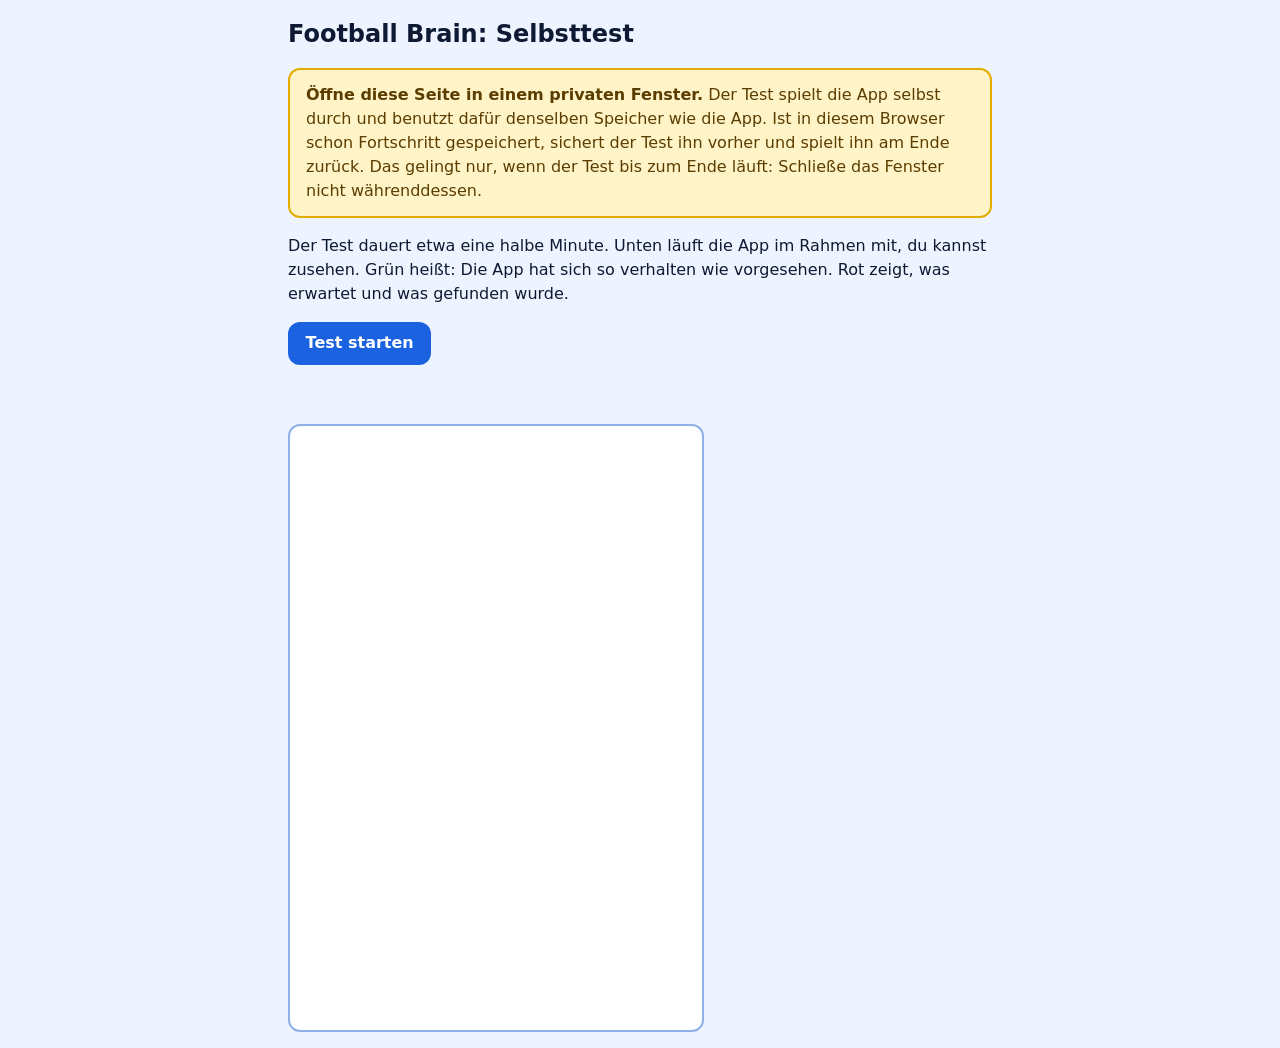
<file: pruefen.html>
<!doctype html>
<html lang="de">
<head>
  <meta charset="utf-8">
  <meta name="viewport" content="width=device-width, initial-scale=1">
  <meta name="robots" content="noindex, nofollow">
  <title>Football Brain: Selbsttest</title>
  <style>
    :root { color-scheme: light dark; }
    * { box-sizing: border-box; }
    body { max-width: 46rem; margin: 0 auto; padding: 1rem; font: 16px/1.5 system-ui, -apple-system, 'Segoe UI', Roboto, sans-serif; color: #0e1a33; background: #eef4ff; }
    @media (prefers-color-scheme: dark) { body { color: #eaf1ff; background: #091531; } }
    h1 { margin: 0 0 0.6rem; font-size: 1.5rem; }
    .warnung { padding: 0.8rem 1rem; color: #5c3d00; background: #fff4c7; border: 2px solid #e3ad00; border-radius: 12px; }
    button { padding: 0.6rem 1.1rem; font: inherit; font-weight: 700; color: #ffffff; background: #1b62e0; border: 0; border-radius: 12px; cursor: pointer; }
    button:disabled { opacity: 0.5; cursor: default; }
    button.leise { color: inherit; background: transparent; border: 2px solid currentColor; }
    #fazit { padding: 0.8rem 1rem; font-weight: 800; border-radius: 12px; }
    #fazit.gut { color: #14532d; background: #dcfce7; }
    #fazit.schlecht { color: #7f1d1d; background: #fee2e2; }
    #status { min-height: 1.5rem; font-weight: 700; }
    ol { margin: 1rem 0 0; padding: 0; list-style: none; }
    li { margin-top: 0.2rem; padding: 0.25rem 0.6rem; overflow-wrap: anywhere; border-radius: 8px; }
    li.kopf { margin-top: 0.9rem; padding-left: 0; font-weight: 800; }
    li.ok { color: #14532d; background: #dcfce7; }
    li.rot { color: #7f1d1d; background: #fee2e2; }
    li small { display: block; opacity: 0.85; }
    textarea { width: 100%; min-height: 8rem; margin-top: 0.6rem; font: 13px/1.4 ui-monospace, Consolas, monospace; }
    iframe { display: block; width: 100%; max-width: 26rem; height: 38rem; margin-top: 1.2rem; background: #ffffff; border: 2px solid #8fb0e8; border-radius: 12px; }
  </style>
</head>
<body>
  <h1>Football Brain: Selbsttest</h1>

  <p class="warnung"><strong>Öffne diese Seite in einem privaten Fenster.</strong>
    Der Test spielt die App selbst durch und benutzt dafür denselben Speicher wie die App.
    Ist in diesem Browser schon Fortschritt gespeichert, sichert der Test ihn vorher und spielt ihn am Ende zurück.
    Das gelingt nur, wenn der Test bis zum Ende läuft: Schließe das Fenster nicht währenddessen.</p>

  <p>Der Test dauert etwa eine halbe Minute. Unten läuft die App im Rahmen mit, du kannst zusehen.
    Grün heißt: Die App hat sich so verhalten wie vorgesehen. Rot zeigt, was erwartet und was gefunden wurde.</p>

  <div id="sicherung" class="warnung" hidden>
    <p>Hier liegt ein gesicherter Fortschritt von einem unterbrochenen Test. Spiele ihn zurück, bevor du etwas anderes tust.</p>
    <button id="rueckspielen" type="button">Gesicherten Fortschritt zurückspielen</button>
    <button id="verwerfen" type="button" class="leise">Sicherung verwerfen</button>
  </div>

  <p>
    <button id="start" type="button">Test starten</button>
    <button id="bericht-kopieren" type="button" class="leise" hidden>Bericht kopieren</button>
  </p>
  <p id="status" aria-live="polite"></p>
  <p id="fazit" hidden></p>
  <textarea id="bericht-text" readonly hidden aria-label="Bericht"></textarea>
  <ol id="ergebnisse"></ol>
  <iframe id="app" title="Football Brain im Test"></iframe>

  <script>
  (function () {
    'use strict';

    // Die Vorschau liegt im Unterordner /vorschau/ und hat einen eigenen Speicher, damit sie den echten Fortschritt nicht anfasst.
    // Der Test nimmt denselben Schlüssel wie die App an dieser Adresse und achtet darauf, den der jeweils anderen Seite nicht zu verändern.
    const IN_VORSCHAU = /\/vorschau(\/|$)/.test(window.location.pathname);
    const SPEICHER_KEY = 'football-tagesquiz-fortschritt-v1' + (IN_VORSCHAU ? '-vorschau' : '');
    const ANDERER_KEY = 'football-tagesquiz-fortschritt-v1' + (IN_VORSCHAU ? '' : '-vorschau');
    const SICHERUNG_KEY = 'football-tagesquiz-sicherung-v1' + (IN_VORSCHAU ? '-vorschau' : '');
    const BUCHSTABEN = ['A', 'B', 'C', 'D', 'E', 'F'];
    // Dieser Stand wird in der Fußzeile der App erwartet („App vom …“). Weicht er ab, läuft noch eine alte Datei.
    const ERWARTETER_APP_STAND = '15.11.2026';
    // Umfang des Tagesrings (Radius 50), daraus rechnet der Test den erwarteten Versatz.
    const RING_UMFANG = 2 * Math.PI * 50;

    const rahmen = document.getElementById('app');
    const startKnopf = document.getElementById('start');
    const berichtKnopf = document.getElementById('bericht-kopieren');
    const berichtFeld = document.getElementById('bericht-text');
    const sicherungBox = document.getElementById('sicherung');
    const statusZeile = document.getElementById('status');
    const fazitZeile = document.getElementById('fazit');
    const liste = document.getElementById('ergebnisse');

    let gruen = 0;
    let rot = 0;
    let bericht = [];
    let fragenListe = [];
    let fragenNachText = {};
    let zwischenablage = '';
    let schwelle2 = 0;

    // ---------- Hilfen ----------

    function warte(ms) {
      return new Promise((fertig) => setTimeout(fertig, ms));
    }

    // Wartet, bis die Bedingung stimmt. Nach maxMs bricht der Test mit einer Meldung ab.
    async function bis(bedingung, was, maxMs) {
      const ende = Date.now() + (maxMs || 8000);
      for (;;) {
        let ok = false;
        try {
          ok = !!bedingung();
        } catch (fehler) {
          ok = false;
        }
        if (ok) return;
        if (Date.now() > ende) throw new Error('Zeit abgelaufen beim Warten auf: ' + was);
        await warte(40);
      }
    }

    function heute() {
      const d = new Date();
      return d.getFullYear() + '-' + String(d.getMonth() + 1).padStart(2, '0') + '-' + String(d.getDate()).padStart(2, '0');
    }

    function stufeVon(frage) {
      return [1, 2, 3].indexOf(frage.stufe) !== -1 ? frage.stufe : 2;
    }

    function leererStand() {
      return { v: 1, fragen: {}, tage: {}, runde: null, stufe: 1, punkte: 0, stufenPunkte: [0, 0, 0], freigabe: 1, erklaert: true };
    }

    // ---------- Bericht ----------

    function abschnitt(titel) {
      statusZeile.textContent = 'Läuft: ' + titel;
      const punkt = document.createElement('li');
      punkt.className = 'kopf';
      punkt.textContent = titel;
      liste.appendChild(punkt);
      bericht.push('');
      bericht.push(titel);
    }

    function pruefe(ok, name, gefunden) {
      const punkt = document.createElement('li');
      punkt.className = ok ? 'ok' : 'rot';
      punkt.textContent = (ok ? '✓ ' : '✗ ') + name;
      const mitDetail = !ok && gefunden !== undefined;
      if (mitDetail) {
        const klein = document.createElement('small');
        klein.textContent = 'Gefunden: ' + gefunden;
        punkt.appendChild(klein);
      }
      liste.appendChild(punkt);
      if (ok) gruen += 1;
      else rot += 1;
      bericht.push((ok ? 'OK      ' : 'FEHLER  ') + name + (mitDetail ? ' | gefunden: ' + gefunden : ''));
      return ok;
    }

    async function gruppe(titel, funktion) {
      abschnitt(titel);
      try {
        await funktion();
      } catch (fehler) {
        pruefe(false, 'Abgebrochen', fehler && fehler.message ? fehler.message : String(fehler));
      }
    }

    // ---------- Die App im Rahmen bedienen ----------

    const doc = () => rahmen.contentDocument;
    const el = (id) => doc().getElementById(id);
    const text = (id) => {
      const e = el(id);
      return e ? e.textContent.trim() : '';
    };
    // versteckt oder gar nicht vorhanden
    const zu = (id) => {
      const e = el(id);
      return !e || e.hidden;
    };
    const speicherStand = () => JSON.parse(localStorage.getItem(SPEICHER_KEY));
    const stufenKnopf = (nummer) => doc().querySelector('#stufen .stufe[data-stufe="' + nummer + '"]');

    function rahmenLaden(adresse) {
      return new Promise((fertig, fehler) => {
        const zeit = setTimeout(() => fehler(new Error('Die App wurde nicht geladen.')), 15000);
        const einmal = () => {
          rahmen.removeEventListener('load', einmal);
          clearTimeout(zeit);
          fertig();
        };
        rahmen.addEventListener('load', einmal);
        rahmen.src = adresse;
      });
    }

    // Lädt die App frisch. stand: ein Objekt (wird als Speicherstand gesetzt), null (leerer Speicher) oder weggelassen (Speicher so lassen).
    async function appStarten(stand) {
      if (stand === null) localStorage.removeItem(SPEICHER_KEY);
      else if (stand !== undefined) localStorage.setItem(SPEICHER_KEY, JSON.stringify(stand));
      await rahmenLaden('index.html?selbsttest=' + Date.now());
      await bis(() => !zu('start') || !zu('fehler'), 'die Startseite der App');
      if (!zu('fehler')) throw new Error('Die App zeigt den Fehlerbildschirm: ' + text('fehler-text'));
      // Rückfragen der App werden bestätigt, Zwischenablage und Teilen-Menü werden durch Attrappen ersetzt, die den Text festhalten.
      const w = rahmen.contentWindow;
      w.confirm = () => true;
      try {
        Object.defineProperty(w.navigator, 'clipboard', {
          configurable: true,
          value: {
            writeText: (t) => {
              zwischenablage = t;
              return Promise.resolve();
            },
          },
        });
        Object.defineProperty(w.navigator, 'share', { configurable: true, value: undefined });
      } catch (fehler) {
        pruefe(false, 'Zwischenablage und Teilen-Menü ließen sich im Test nicht ersetzen', fehler.message);
      }
    }

    // Tippt auf einen Knopf, so wie es ein Mensch täte: Er muss da, sichtbar und nicht gesperrt sein.
    function tippe(id) {
      const e = el(id);
      if (!e) throw new Error('Knopf fehlt: ' + id);
      if (e.getClientRects().length === 0) throw new Error('Knopf ist nicht zu sehen: ' + id);
      if (e.disabled) throw new Error('Knopf ist gesperrt: ' + id);
      e.click();
    }

    function antwortTexte() {
      return Array.from(el('antworten').children).map((k) => k.querySelector('.text').textContent);
    }

    // Beantwortet die gezeigte Frage richtig oder falsch und hält fest, was die App danach zeigt.
    // vorgabe: die Frage selbst, wenn sie nicht in der Fragenliste steht (Bildfragen).
    function frageBeantworten(richtig, vorgabe) {
      const gezeigt = text('frage-text');
      const frage = vorgabe || fragenNachText[gezeigt];
      if (!frage) throw new Error('Die gezeigte Frage steht nicht in der Fragenliste: ' + gezeigt);
      const knoepfe = Array.from(el('antworten').children);
      const texte = antwortTexte();
      const gesucht = richtig ? frage.antworten[frage.richtig] : frage.antworten.find((a, i) => i !== frage.richtig);
      const stelle = texte.indexOf(gesucht);
      if (stelle === -1) throw new Error('Antwortknopf nicht gefunden: ' + gesucht);
      knoepfe[stelle].click();
      return {
        frage: frage,
        soll: richtig,
        texte: texte,
        gewaehlt: stelle,
        titel: text('rueckmeldung-titel'),
        loesung: text('rueckmeldung-richtig'),
        loesungSichtbar: !el('rueckmeldung-richtig').hidden,
        klassen: Array.from(el('antworten').children).map((k) => k.className),
      };
    }

    // Spielt die gerade gestartete Runde bis zum Ergebnis. muster: pro Frage true (richtig) oder false (falsch); das letzte gilt für den Rest.
    async function rundeSpielen(muster) {
      const spiel = [];
      for (let i = 0; i < 10 && !zu('frage'); i++) {
        spiel.push(frageBeantworten(muster[Math.min(i, muster.length - 1)]));
        tippe('weiter');
      }
      return spiel;
    }

    // Spielt die gerade gestartete Bild-Runde bis zum Ergebnis. Die Bildfrage erkennt der Test an der Kennung, die der Bildkasten trägt.
    function bildRundeSpielen(bildFragen, muster) {
      const spiel = [];
      for (let i = 0; i < 10 && !zu('frage'); i++) {
        const kennung = el('frage-bild').dataset.frage;
        const gezeigt = bildFragen.find((f) => f.id === kennung);
        if (!gezeigt) throw new Error('Die gezeigte Bildfrage ist unbekannt: ' + kennung);
        spiel.push(frageBeantworten(muster[Math.min(i, muster.length - 1)], gezeigt));
        tippe('weiter');
      }
      return spiel;
    }

    function antwortenPruefen(spiel, name) {
      const falsch = spiel.filter((s) => s.titel !== (s.soll ? 'Richtig!' : 'Leider falsch'));
      pruefe(spiel.length > 0 && falsch.length === 0, name, spiel.length === 0 ? 'keine Frage gespielt' : falsch.map((s) => s.frage.id + ': ' + s.titel).join('; '));
    }

    // Prüft, dass die Rückmeldung die richtige Antwort am richtigen Platz zeigt (auch bei gemischter Reihenfolge).
    function markierungenPruefen(spiel, name) {
      const fehler = [];
      spiel.forEach((s) => {
        const richtigText = s.frage.antworten[s.frage.richtig];
        const richtigStelle = s.texte.indexOf(richtigText);
        if (s.klassen[richtigStelle].indexOf('richtig') === -1) fehler.push(s.frage.id + ': richtige Antwort nicht markiert');
        if (s.soll) {
          if (s.klassen.some((k) => k.indexOf('falsch') !== -1)) fehler.push(s.frage.id + ': trotz richtiger Antwort etwas als falsch markiert');
          if (s.loesungSichtbar) fehler.push(s.frage.id + ': Lösung gezeigt, obwohl richtig geantwortet');
        } else {
          if (s.klassen[s.gewaehlt].indexOf('falsch') === -1) fehler.push(s.frage.id + ': gewählte falsche Antwort nicht markiert');
          const erwartet = 'Richtig ist: ' + BUCHSTABEN[richtigStelle] + ') ' + richtigText;
          if (!s.loesungSichtbar || s.loesung !== erwartet) fehler.push(s.frage.id + ': erwartet „' + erwartet + '“, gezeigt „' + s.loesung + '“');
        }
      });
      pruefe(spiel.length > 0 && fehler.length === 0, name, fehler.join('; '));
    }

    // Die Zahl, mit der eine Antwort beginnt (Komma als Dezimalzeichen), sonst null. Absichtlich einfacher gebaut als in der App.
    function fuehrendeZahl(t) {
      const m = /^\s*(\d+(?:,\d+)?)/.exec(t);
      return m ? parseFloat(m[1].replace(',', '.')) : null;
    }

    // Prüft die Reihenfolge der Antworten in einer gespielten Runde: Es sind genau die Antworten der Liste, bestehen alle aus Zahlen,
    // stehen sie aufsteigend, und die übrigen Fragen stehen zumindest teilweise anders als in der Liste (gemischt).
    function reihenfolgePruefen(spiel, name) {
      const fehler = [];
      let frei = 0;
      let gemischt = 0;
      spiel.forEach((s) => {
        const gleich = JSON.stringify(s.texte.slice().sort()) === JSON.stringify(s.frage.antworten.slice().sort());
        if (!gleich) fehler.push(s.frage.id + ': andere Antworten als in der Liste (' + s.texte.join(' | ') + ')');
        const zahlen = s.texte.map(fuehrendeZahl);
        if (zahlen.every((z) => z !== null)) {
          for (let i = 1; i < zahlen.length; i++) {
            if (zahlen[i] < zahlen[i - 1]) fehler.push(s.frage.id + ': Zahlen nicht aufsteigend (' + s.texte.join(' | ') + ')');
          }
        } else {
          frei += 1;
          if (JSON.stringify(s.texte) !== JSON.stringify(s.frage.antworten)) gemischt += 1;
        }
      });
      pruefe(spiel.length > 0 && fehler.length === 0, name + ': Es sind genau die Antworten der Liste, Zahlen stehen aufsteigend', fehler.join('; '));
      pruefe(frei === 0 || gemischt >= 1, name + ': Die Antworten stehen in gemischter Reihenfolge', gemischt + ' von ' + frei + ' Fragen anders als in der Liste');
    }

    // ---------- Die Prüfungen ----------

    async function testLaufen() {
      abschnitt('0. Vorbereitung');
      // Der Speicher der jeweils anderen Seite (Vorschau oder echte App) darf sich durch den Test nicht ändern.
      const anderesVorher = localStorage.getItem(ANDERER_KEY);
      // Die Vorschau hat vielleicht keine eigene Fragenliste und nimmt dann die der echten App eine Ebene höher (wie die App selbst).
      let antwort = await fetch('fragen.json', { cache: 'no-cache' });
      if (!antwort.ok && IN_VORSCHAU) antwort = await fetch('../fragen.json', { cache: 'no-cache' });
      const daten = await antwort.json();
      const bekannt = {};
      fragenListe = (Array.isArray(daten.fragen) ? daten.fragen : []).filter((f) => {
        const gueltig =
          f && typeof f.id === 'string' && f.id !== '' && typeof f.frage === 'string' && f.frage !== '' &&
          Array.isArray(f.antworten) && f.antworten.length >= 2 && Number.isInteger(f.richtig) &&
          f.richtig >= 0 && f.richtig < f.antworten.length && !bekannt[f.id];
        if (gueltig) bekannt[f.id] = true;
        return gueltig;
      });
      fragenNachText = {};
      fragenListe.forEach((f) => {
        fragenNachText[f.frage.trim()] = f;
      });
      if (!pruefe(fragenListe.length > 0, 'Die Fragenliste lässt sich laden (' + fragenListe.length + ' Fragen)', 'leer')) {
        throw new Error('Ohne Fragenliste kann der Test nicht weiter.');
      }
      const ohneQuelle = fragenListe.filter((f) => !f.quelle || !f.quelle.url).map((f) => f.id);
      pruefe(ohneQuelle.length === 0, 'Jede Frage hat eine Quelle', 'ohne Quelle: ' + ohneQuelle.join(', '));

      await gruppe('0b. Football-Wiki (Dateien)', async () => {
        const holen = async (name) => {
          try {
            const a = await fetch(name, { cache: 'no-cache' });
            return a.ok ? await a.json() : null;
          } catch (e) {
            return null;
          }
        };
        const teams = await holen('wiki-teams.json');
        pruefe(!!teams && Array.isArray(teams.teams) && teams.teams.length === 32, 'wiki-teams.json hat 32 Teams', teams && teams.teams ? String(teams.teams.length) : 'nicht ladbar');
        const regeln = await holen('wiki-regeln.json');
        pruefe(!!regeln && Array.isArray(regeln.regeln) && regeln.regeln.length > 0, 'wiki-regeln.json hat Regeln', 'nicht ladbar');
        const spieler = await holen('wiki-spieler.json');
        pruefe(!!spieler && Array.isArray(spieler.spieler) && spieler.spieler.length > 1500, 'wiki-spieler.json hat über 1500 Spieler', spieler && spieler.spieler ? String(spieler.spieler.length) : 'nicht ladbar');
        const statistik = await holen('wiki-statistik.json');
        pruefe(!!statistik && !!statistik.spieler && Object.keys(statistik.spieler).length > 300, 'wiki-statistik.json hat Zahlen zu über 300 Spielern', 'nicht ladbar oder zu wenig');
        const tabelle = await holen('wiki-tabelle.json');
        pruefe(!!tabelle && Array.isArray(tabelle.divisionen) && tabelle.divisionen.length === 8, 'wiki-tabelle.json hat 8 Divisionen', 'nicht ladbar');
        if (teams && tabelle) {
          const kuerzel = {};
          teams.teams.forEach((t) => { kuerzel[t.kuerzel] = true; });
          const unbekannt = [];
          tabelle.divisionen.forEach((d) => d.teams.forEach((r) => { if (!kuerzel[r.team]) unbekannt.push(r.team); }));
          pruefe(unbekannt.length === 0, 'Jedes Team-Kürzel der Tabelle steht in der Teamliste', unbekannt.join(', '));
        }
        const seite = await fetch('wiki.html', { cache: 'no-cache' }).then((a) => (a.ok ? a.text() : ''), () => '');
        pruefe(seite.indexOf('Daten: nflverse (CC BY 4.0)') !== -1, 'wiki.html nennt die Quelle „Daten: nflverse (CC BY 4.0)“', 'Hinweis fehlt');
      });

      await gruppe('1. Frischer Start', async () => {
        await appStarten(null);
        pruefe(!zu('start'), 'Die Startseite erscheint', 'nicht zu sehen');
        const stand = text('stand');
        pruefe(stand.indexOf('App vom ' + ERWARTETER_APP_STAND) !== -1, 'Die App meldet den erwarteten Stand (' + ERWARTETER_APP_STAND + '), sonst läuft noch eine alte Datei', stand);
        pruefe(stand.indexOf(fragenListe.length + ' Fragen') !== -1, 'Die Fußzeile nennt die Zahl der Fragen (' + fragenListe.length + ')', stand);
        pruefe(stufenKnopf(1).classList.contains('aktiv'), 'Highschool ist vorgewählt');
        pruefe(stufenKnopf(2).classList.contains('zu') && stufenKnopf(3).classList.contains('zu'), 'College und NFL sind gesperrt');
        const hinweis2 = stufenKnopf(2).querySelector('.stufe-hinweis').textContent;
        pruefe(hinweis2 === 'gesperrt', 'Gesperrte Stufen tragen das Wort „gesperrt“', hinweis2);
        const weg = /^College wird frei: 0 von (\d+) Punkten auf Highschool\.$/.exec(text('stufen-ziel-text'));
        pruefe(!!weg, 'Unter den Stufen steht der Weg zu College', text('stufen-ziel-text'));
        schwelle2 = weg ? Number(weg[1]) : 0;
        pruefe(schwelle2 > 50, 'Die Schwelle für College (' + schwelle2 + ') liegt über 50; der Test rechnet damit', String(schwelle2));
        pruefe(el('einfuehrung').open === true && el('start').firstElementChild === el('einfuehrung'), 'Die Einführung steht oben und ist aufgeklappt');
        pruefe(text('punkte-gesamt') === '0' && text('serie') === '0', 'Punkte und Serie stehen auf 0', text('punkte-gesamt') + ' / ' + text('serie'));
        const erwartet = fragenListe.filter((f) => stufeVon(f) === 1).length;
        pruefe(text('vorrat') === String(erwartet), 'Der Vorrat zählt alle Highschool-Fragen (' + erwartet + ')', text('vorrat'));
        pruefe(text('ring-zahl') === '0/' + Math.min(5, erwartet), 'Der Tagesring steht auf 0/5', text('ring-zahl'));
        pruefe(/neue Fragen warten auf dich\./.test(text('heute-zeile')), 'Neben dem Ring steht, dass neue Fragen warten', text('heute-zeile'));
        pruefe(zu('nachlesen-starten'), 'Ohne beantwortete Fragen gibt es keinen Knopf „Nachlesen“');
        pruefe(el('woche').children.length === 7, 'Die Wochenleiste hat sieben Tage', String(el('woche').children.length));
        pruefe(!zu('vorschau-schild') === IN_VORSCHAU, IN_VORSCHAU ? 'In der Vorschau steht oben das Schild „Vorschau“' : 'In der echten App steht kein Schild „Vorschau“ im Kopf');
        pruefe((doc().title.indexOf('Vorschau') !== -1) === IN_VORSCHAU, 'Der Seitentitel nennt die Vorschau nur in der Vorschau', doc().title);
      });

      await gruppe('2. Gesperrte Stufe antippen, Einführung bestätigen', async () => {
        stufenKnopf(2).click();
        const info = text('stufen-info');
        const m = /^College ist noch gesperrt\. Sammle (\d+) Punkte auf Highschool, dir fehlen noch (\d+)\.$/.exec(info);
        pruefe(!!m && Number(m[1]) === schwelle2 && Number(m[2]) === schwelle2, 'Ein Tipp auf College erklärt, was fehlt', info);
        pruefe(stufenKnopf(1).classList.contains('aktiv'), 'Highschool bleibt gewählt');
        tippe('einfuehrung-ok');
        pruefe(el('einfuehrung').open === false && el('start').firstElementChild !== el('einfuehrung'), 'Nach „Verstanden“ klappt die Einführung zu und rutscht nach unten');
        pruefe(speicherStand().erklaert === true, 'Die Einführung gilt als gesehen (gespeichert)');
      });

      await gruppe('3. Tagesquiz, alles richtig', async () => {
        if (!(schwelle2 > 50)) throw new Error('Die Schwelle für College ist unbekannt oder zu klein für diesen Test.');
        await appStarten(null);
        tippe('tag-starten');
        pruefe(!zu('frage') && text('fortschritt-text') === 'Tagesquiz · Frage 1 von 5', 'Die erste Frage erscheint mit der Kopfzeile des Tagesquiz', text('fortschritt-text'));
        pruefe(speicherStand().erklaert === true, 'Mit der ersten Runde gilt die Einführung als gesehen');
        pruefe(!!fragenNachText[text('frage-text')], 'Die gezeigte Frage steht in der Fragenliste', text('frage-text'));
        const spiel = await rundeSpielen([true]);
        antwortenPruefen(spiel, 'Alle Antworten werden als richtig erkannt');
        markierungenPruefen(spiel, 'Tagesquiz: Rückmeldung zeigt die richtige Antwort am richtigen Platz');
        reihenfolgePruefen(spiel, 'Tagesquiz');
        pruefe(!zu('ergebnis') && text('ergebnis-punkte') === '5 von 5', 'Ergebnis: 5 von 5', text('ergebnis-punkte'));
        pruefe(text('ergebnis-gewinn') === '+50 Punkte', 'Gewinn: +50 Punkte', text('ergebnis-gewinn'));
        pruefe(zu('ergebnis-freigabe') && zu('ergebnis-wechsel-zeile'), 'Noch keine neue Stufe (50 Punkte reichen nicht)');
        const s = speicherStand();
        pruefe(s.punkte === 50 && s.stufenPunkte[0] === 50, 'Gespeichert: 50 Punkte, davon 50 auf Highschool', JSON.stringify([s.punkte, s.stufenPunkte]));
        tippe('zum-start');
        pruefe(text('punkte-gesamt') === '50' && text('ring-zahl') === '5/5' && text('serie') === '1', 'Start: 50 Punkte, Tagesring 5/5, Serie 1', [text('punkte-gesamt'), text('ring-zahl'), text('serie')].join(' / '));
        pruefe(text('heute-zeile') === 'Geschafft! Heute 5 von 5 richtig.', 'Neben dem Ring steht „Geschafft! Heute 5 von 5 richtig.“', text('heute-zeile'));
        pruefe(text('tag-starten') === 'Ergebnis vom Tagesquiz ansehen', 'Der Tagesquiz-Knopf zeigt jetzt das Ergebnis', text('tag-starten'));
        const ziel = 'College wird frei: 50 von ' + schwelle2 + ' Punkten auf Highschool.';
        pruefe(text('stufen-ziel-text') === ziel, 'Der Weg zu College zeigt den Fortschritt', text('stufen-ziel-text'));
        pruefe(!zu('mehr-starten') && text('mehr-starten') === 'Noch 5 neue Fragen', 'Weitere Fragen sind frei', text('mehr-starten'));
      });

      await gruppe('4. Übungsrunde: gemischte Antworten, Punkte nur fürs Konto', async () => {
        tippe('ueben-starten');
        pruefe(text('fortschritt-text') === 'Übungsrunde · Frage 1 von 5', 'Kopfzeile der Übungsrunde', text('fortschritt-text'));
        const spiel = await rundeSpielen([false, true]);
        antwortenPruefen(spiel, 'Eine falsche und vier richtige Antworten werden richtig erkannt');
        markierungenPruefen(spiel, 'Rückmeldung zeigt die richtige Antwort am richtigen Platz');
        const gemischt = spiel.filter((s) => JSON.stringify(s.texte) !== JSON.stringify(s.frage.antworten)).length;
        pruefe(gemischt >= 1, 'Die Antworten stehen in der Übungsrunde in gemischter Reihenfolge', gemischt + ' von ' + spiel.length + ' Fragen anders als in der Liste');
        pruefe(text('ergebnis-punkte') === '4 von 5', 'Ergebnis: 4 von 5', text('ergebnis-punkte'));
        pruefe(text('ergebnis-gewinn') === '+20 Punkte', 'Gewinn: +20 Punkte (4 mal 5)', text('ergebnis-gewinn'));
        pruefe(!zu('ergebnis-uebungshinweis') && /zählen fürs Punktekonto/.test(text('ergebnis-uebungshinweis')), 'Das Ergebnis erklärt, dass Wiederholungen nur fürs Punktekonto zählen', text('ergebnis-uebungshinweis'));
        let s = speicherStand();
        pruefe(s.punkte === 70 && s.stufenPunkte[0] === 50, 'Punkte: 70 insgesamt, auf Highschool weiter 50', JSON.stringify([s.punkte, s.stufenPunkte]));
        tippe('zum-start');
        tippe('ueben-starten');
        const spiel2 = await rundeSpielen([true]);
        antwortenPruefen(spiel2, 'Zweite Übungsrunde: alle Antworten richtig erkannt');
        markierungenPruefen(spiel2, 'Zweite Übungsrunde: Markierungen stimmen');
        s = speicherStand();
        pruefe(s.punkte === 95 && s.stufenPunkte[0] === 50 && s.freigabe === 1, 'Nach zwei Übungsrunden: College bleibt gesperrt, Highschool weiter 50 Punkte', JSON.stringify([s.punkte, s.stufenPunkte, s.freigabe]));
      });

      await gruppe('5. Weitere Fragen, neue Stufe und Wechsel', async () => {
        tippe('zum-start');
        tippe('mehr-starten');
        pruefe(text('fortschritt-text') === 'Weitere Fragen · Frage 1 von 5', 'Kopfzeile der weiteren Fragen', text('fortschritt-text'));
        await rundeSpielen([true]);
        let runden = 1;
        while (speicherStand().freigabe < 2 && runden < 12) {
          tippe('weiter-spielen');
          await rundeSpielen([true]);
          runden += 1;
        }
        pruefe(speicherStand().freigabe === 2, 'College wird frei, sobald die Punkte reichen (' + schwelle2 + ')', 'Freigabe: ' + speicherStand().freigabe);
        pruefe(!zu('ergebnis-freigabe') && text('ergebnis-freigabe') === 'Neue Stufe frei: College', 'Das Ergebnis meldet „Neue Stufe frei: College“', text('ergebnis-freigabe'));
        pruefe(!zu('ergebnis-wechsel-zeile') && text('ergebnis-wechsel') === 'Zu College wechseln', 'Ein Knopf bietet den Wechsel zu College an', text('ergebnis-wechsel'));
        pruefe(speicherStand().stufe === 1, 'Vor dem Tipp bleibt Highschool gewählt', String(speicherStand().stufe));
        tippe('ergebnis-wechsel');
        pruefe(text('ergebnis-wechsel') === 'College ist jetzt gewählt' && el('ergebnis-wechsel').disabled, 'Nach dem Tipp steht dort „College ist jetzt gewählt“', text('ergebnis-wechsel'));
        pruefe(speicherStand().stufe === 2, 'Gespeichert: Stufe College', String(speicherStand().stufe));
        pruefe(!zu('weiter-spielen') && text('weiter-spielen') === 'Noch 5 neue Fragen', 'Weitere Fragen kommen jetzt von College', text('weiter-spielen'));
        tippe('zum-start');
        pruefe(stufenKnopf(2).classList.contains('aktiv') && !stufenKnopf(2).classList.contains('zu'), 'Auf dem Start ist College gewählt und offen');
        const weg = /^NFL wird frei: 0 von (\d+) Punkten auf College\.$/.exec(text('stufen-ziel-text'));
        pruefe(!!weg, 'Der nächste Weg führt zu NFL', text('stufen-ziel-text'));
      });

      await gruppe('6. Fortschritt mitnehmen', async () => {
        const vorher = speicherStand();
        el('mitnehmen').open = true;
        zwischenablage = '';
        tippe('code-kopieren');
        await warte(80);
        pruefe(zwischenablage.indexOf('FB1:') === 0, 'Der Code beginnt mit „FB1:“', zwischenablage.slice(0, 12));
        pruefe(/^Code kopiert/.test(text('code-info')), 'Die App meldet „Code kopiert“', text('code-info'));
        const code = zwischenablage;
        tippe('zuruecksetzen');
        pruefe(text('punkte-gesamt') === '0' && speicherStand().punkte === 0, 'Zurücksetzen: Die Punkte stehen wieder auf 0', text('punkte-gesamt'));
        pruefe(speicherStand().freigabe === 1 && speicherStand().stufe === 1, 'Zurücksetzen: Stufen sind wieder gesperrt, Highschool ist gewählt');
        el('mitnehmen').open = true;
        el('code-feld').value = code;
        tippe('code-einlesen');
        const nachher = speicherStand();
        pruefe(nachher.punkte === vorher.punkte && text('punkte-gesamt') === vorher.punkte.toLocaleString('de-DE'), 'Nach dem Einlesen stehen die Punkte wieder da (' + vorher.punkte + ')', text('punkte-gesamt') + ' / gespeichert ' + nachher.punkte);
        pruefe(nachher.stufe === vorher.stufe && nachher.freigabe === vorher.freigabe, 'Gewählte und freigeschaltete Stufe sind wieder da', JSON.stringify([nachher.stufe, nachher.freigabe]));
        pruefe(JSON.stringify(nachher.stufenPunkte) === JSON.stringify(vorher.stufenPunkte), 'Die Punkte je Stufe sind wieder da', JSON.stringify(nachher.stufenPunkte));
        pruefe(Object.keys(nachher.fragen).length === Object.keys(vorher.fragen).length, 'Alle gesehenen Fragen sind wieder da (' + Object.keys(vorher.fragen).length + ')', String(Object.keys(nachher.fragen).length));
        pruefe(text('serie') === '1', 'Die Serie ist wieder da', text('serie'));
        pruefe(/^Fortschritt übernommen/.test(text('code-info')), 'Die App meldet „Fortschritt übernommen“', text('code-info'));
        el('code-feld').value = 'FB1:hallo';
        tippe('code-einlesen');
        pruefe(/^Das ist kein gültiger Code/.test(text('code-info')) && speicherStand().punkte === vorher.punkte, 'Ein ungültiger Code wird abgelehnt und ändert nichts', text('code-info'));
      });

      await gruppe('7. Frage melden, Frage vorschlagen, Pause und Weiterspielen', async () => {
        tippe('mehr-starten');
        const frage = fragenNachText[text('frage-text')];
        pruefe(!!frage, 'Eine Frage von College erscheint', text('frage-text'));
        zwischenablage = '';
        tippe('melden');
        await warte(80);
        pruefe(!!frage && zwischenablage.indexOf(frage.id) !== -1 && zwischenablage.indexOf(frage.frage) !== -1 && zwischenablage.indexOf('Mein Hinweis:') !== -1, 'Der Meldetext enthält Kennung und Wortlaut der Frage', zwischenablage);
        pruefe(!zu('melden-hinweis') && /^Text kopiert/.test(text('melden-hinweis')), 'Die App sagt, dass der Text kopiert ist', text('melden-hinweis'));
        zwischenablage = '';
        tippe('vorschlagen');
        await warte(80);
        pruefe(['Frage vorschlagen', 'Frage:', 'A)', 'B)', 'C)', 'D)', 'Richtig ist:', 'Quelle'].every((teil) => zwischenablage.indexOf(teil) !== -1), 'Die Vorlage hat Platz für Frage, vier Antworten, die richtige Antwort und die Quelle', zwischenablage);
        pruefe(!!frage && zwischenablage.indexOf(frage.id) === -1 && zwischenablage.indexOf(frage.frage) === -1, 'Die Vorlage gehört zu keiner gezeigten Frage', zwischenablage);
        pruefe(!zu('melden-hinweis') && /^Vorlage kopiert/.test(text('melden-hinweis')), 'Die App sagt, dass die Vorlage kopiert ist', text('melden-hinweis'));
        frageBeantworten(true);
        tippe('weiter');
        pruefe(zu('melden-hinweis'), 'Bei der nächsten Frage ist der Hinweis wieder weg');
        const reiheVorPause = antwortTexte();
        tippe('abbrechen');
        pruefe(text('mehr-starten') === 'Weitere Fragen fortsetzen', 'Nach der Pause bietet der Start das Fortsetzen an', text('mehr-starten'));
        pruefe(text('ring-zahl') === '5/5', 'Der Ring gehört zum Tagesquiz und bleibt bei den weiteren Fragen auf 5/5', text('ring-zahl'));
        tippe('mehr-starten');
        pruefe(text('fortschritt-text') === 'Weitere Fragen · Frage 2 von 5', 'Die Runde macht bei Frage 2 weiter', text('fortschritt-text'));
        pruefe(JSON.stringify(antwortTexte()) === JSON.stringify(reiheVorPause), 'Weitere Fragen: Nach der Pause stehen die Antworten in derselben Reihenfolge', antwortTexte().join(' | '));
      });

      await gruppe('8. Übungsrunde nach Neustart der App', async () => {
        const stand = leererStand();
        fragenListe.filter((f) => stufeVon(f) === 1).slice(0, 8).forEach((f) => {
          stand.fragen[f.id] = { tag: heute(), richtig: true };
        });
        await appStarten(stand);
        tippe('ueben-starten');
        frageBeantworten(true);
        tippe('weiter');
        const zweite = text('frage-text');
        const reihe = antwortTexte();
        await appStarten();
        pruefe(text('ueben-starten') === 'Übungsrunde fortsetzen', 'Nach dem Neustart bietet der Start das Fortsetzen an', text('ueben-starten'));
        tippe('ueben-starten');
        pruefe(text('fortschritt-text') === 'Übungsrunde · Frage 2 von 5' && text('frage-text') === zweite, 'Die Runde macht bei derselben Frage 2 weiter', text('fortschritt-text') + ' / ' + text('frage-text'));
        pruefe(JSON.stringify(antwortTexte()) === JSON.stringify(reihe), 'Die Antworten stehen in derselben Reihenfolge wie vor dem Neustart', antwortTexte().join(' | '));
      });

      await gruppe('9. Stufe leer gespielt: Die Übung zählt für die nächste Stufe', async () => {
        const stand = leererStand();
        fragenListe.filter((f) => stufeVon(f) === 1).forEach((f) => {
          stand.fragen[f.id] = { tag: heute(), richtig: true };
        });
        stand.stufenPunkte = [Math.max(0, schwelle2 - 5), 0, 0];
        stand.punkte = stand.stufenPunkte[0];
        await appStarten(stand);
        pruefe(text('vorrat') === '0', 'Auf Highschool ist kein neuer Vorrat mehr', text('vorrat'));
        pruefe(/Die Übungsrunde bringt Punkte für College/.test(text('hinweis')), 'Der Hinweis nennt die Übungsrunde als Weg zu College', text('hinweis'));
        tippe('ueben-starten');
        const spiel = await rundeSpielen([true]);
        antwortenPruefen(spiel, 'Alle Antworten werden als richtig erkannt');
        pruefe(zu('ergebnis-uebungshinweis'), 'Kein Hinweis „nur fürs Punktekonto“, denn hier zählt die Übung');
        const s = speicherStand();
        pruefe(s.freigabe === 2, 'Die Übung schaltet College frei', 'Freigabe: ' + s.freigabe);
        pruefe(text('ergebnis-freigabe') === 'Neue Stufe frei: College', 'Das Ergebnis meldet „Neue Stufe frei: College“', text('ergebnis-freigabe'));
        pruefe(s.stufenPunkte[0] === Math.max(0, schwelle2 - 5) + 5 * spiel.length, 'Die Übungspunkte zählen auf Highschool mit', JSON.stringify(s.stufenPunkte));
      });

      await gruppe('10. Alter Speicherstand von vor den Stufen', async () => {
        await appStarten({ v: 1, fragen: {}, tage: { '2026-10-01': { runden: 1 } }, runde: null, stufe: 2, punkte: 120 });
        pruefe(stufenKnopf(2).classList.contains('aktiv') && !stufenKnopf(2).classList.contains('zu'), 'Die bisher gespielte Stufe College bleibt gewählt und offen');
        pruefe(text('punkte-gesamt') === '120', 'Die Punkte sind da', text('punkte-gesamt'));
        pruefe(el('start').firstElementChild !== el('einfuehrung') && el('einfuehrung').open === false, 'Wer schon gespielt hat, sieht die Einführung nicht oben');
        pruefe(/^NFL wird frei: 0 von \d+ Punkten auf College\.$/.test(text('stufen-ziel-text')), 'Der nächste Weg führt zu NFL', text('stufen-ziel-text'));
      });

      await gruppe('11. Nachlesen nach Thema', async () => {
        // Aus den ersten zwei Themen mit mindestens vier Fragen werden je drei als beantwortet gesetzt (die mittlere zuletzt falsch).
        // Die vierte Frage des ersten Themas bleibt ungesehen und darf im Nachlesen nicht auftauchen.
        const nachThema = {};
        const nachId = {};
        fragenListe.forEach((f) => {
          const t = f.kategorie || 'Weitere Themen';
          (nachThema[t] = nachThema[t] || []).push(f);
          nachId[f.id] = f;
        });
        const themen = Object.keys(nachThema).filter((t) => nachThema[t].length >= 4).slice(0, 2);
        if (themen.length < 2) throw new Error('Die Fragenliste hat keine zwei Themen mit mindestens vier Fragen.');
        const stand = leererStand();
        const beantwortet = {};
        themen.forEach((t) => {
          nachThema[t].slice(0, 3).forEach((f, i) => {
            stand.fragen[f.id] = { tag: heute(), richtig: i !== 1 };
            beantwortet[f.id] = i !== 1;
          });
        });
        const ungesehen = nachThema[themen[0]][3];
        await appStarten(stand);
        pruefe(!zu('nachlesen-starten') && text('nachlesen-starten') === 'Beantwortete Fragen nachlesen', 'Mit beantworteten Fragen erscheint der Knopf „Beantwortete Fragen nachlesen“', text('nachlesen-starten'));
        const vorher = JSON.stringify(speicherStand());
        tippe('nachlesen-starten');
        pruefe(!zu('nachlesen') && zu('start'), 'Das Nachlesen öffnet sich und ersetzt den Start');
        const knoepfe = Array.from(doc().querySelectorAll('#nachlesen-themen .thema'));
        const gezeigt = knoepfe.map((k) => k.dataset.thema).sort();
        pruefe(JSON.stringify(gezeigt) === JSON.stringify(themen.slice().sort()), 'Die Übersicht zeigt genau die Themen mit beantworteten Fragen', gezeigt.join(' | '));
        const zahlen = knoepfe.map((k) => k.querySelector('.thema-zahl').textContent);
        pruefe(zahlen.length === 2 && zahlen.every((z) => z === '3 Fragen, 1 zuletzt falsch'), 'Jedes Thema nennt 3 Fragen, davon 1 zuletzt falsch', zahlen.join(' | '));

        knoepfe.find((k) => k.dataset.thema === themen[0]).click();
        pruefe(!zu('nachlesen-liste') && zu('nachlesen-themen') && text('nachlesen-titel') === themen[0], 'Ein Tipp auf ein Thema zeigt dessen Fragen', text('nachlesen-titel'));
        const liste = el('nachlesen-liste');
        const eintraege = Array.from(liste.children);
        const ids = eintraege.map((li) => li.dataset.frage).sort();
        const soll = nachThema[themen[0]].slice(0, 3).map((f) => f.id).sort();
        pruefe(JSON.stringify(ids) === JSON.stringify(soll), 'Das Thema zeigt genau die drei beantworteten Fragen', ids.join(', '));
        pruefe(eintraege.every((li) => li.textContent.indexOf(nachId[li.dataset.frage].frage) !== -1), 'Jeder Eintrag nennt den Wortlaut seiner Frage');
        pruefe(
          eintraege.every((li) => li.className === (beantwortet[li.dataset.frage] ? 'ok' : 'nein')),
          'Das Zeichen zeigt jeweils die letzte Antwort: richtig oder falsch',
          eintraege.map((li) => li.dataset.frage + ' ' + li.className).join(', ')
        );
        pruefe(liste.textContent.indexOf(ungesehen.frage) === -1, 'Eine Frage, die noch nicht gespielt wurde, taucht nicht auf');

        const falschFrage = nachThema[themen[0]][1];
        const falschEintrag = liste.querySelector('li[data-frage="' + falschFrage.id + '"]');
        falschEintrag.querySelector('summary').click();
        const detail = falschEintrag.querySelector('.nachlesen-detail').textContent;
        pruefe(falschEintrag.querySelector('details').open === true, 'Ein Tipp klappt die Frage auf');
        pruefe(detail.indexOf('Richtig: ' + falschFrage.antworten[falschFrage.richtig]) !== -1, 'Aufgeklappt steht die richtige Antwort da', detail);
        pruefe(!falschFrage.erklaerung || detail.indexOf(falschFrage.erklaerung) !== -1, 'Aufgeklappt steht die Erklärung da', detail);
        const link = falschEintrag.querySelector('.nachlesen-detail a');
        pruefe(!!link && link.href === new URL(falschFrage.quelle.url).href, 'Die Quelle steht als Link da', link ? link.href : 'kein Link');

        tippe('nachlesen-zurueck');
        pruefe(!zu('nachlesen-themen') && zu('nachlesen-liste') && text('nachlesen-titel') === 'Nachlesen', 'Zurück führt aus dem Thema zur Übersicht', text('nachlesen-titel'));
        tippe('nachlesen-zurueck');
        pruefe(!zu('start') && zu('nachlesen'), 'Zurück führt von der Übersicht zum Start');
        pruefe(JSON.stringify(speicherStand()) === vorher, 'Das Nachlesen ändert den gespeicherten Fortschritt nicht');
      });

      await gruppe('12. Tagesring und Wochenleiste', async () => {
        await appStarten(null);
        const tageDom = () => Array.from(doc().querySelectorAll('#woche .wt'));
        const mittag = (tag) => new Date(tag + 'T12:00:00');
        const tagListe = tageDom().map((li) => li.dataset.tag);
        pruefe(tagListe.length === 7 && mittag(tagListe[0]).getDay() === 1, 'Die Wochenleiste hat sieben Tage und beginnt an einem Montag', tagListe.join(', '));
        pruefe(tagListe.every((tag, i) => i === 0 || Math.round((mittag(tag) - mittag(tagListe[i - 1])) / 86400000) === 1), 'Die sieben Tage folgen lückenlos aufeinander', tagListe.join(', '));
        const heutige = tageDom().filter((li) => li.classList.contains('heute'));
        pruefe(heutige.length === 1 && heutige[0].dataset.tag === heute(), 'Genau ein Tag ist als heute markiert, und zwar der richtige', heutige.map((li) => li.dataset.tag).join(', '));
        pruefe(tageDom().every((li) => !li.classList.contains('gespielt')), 'Ohne gespielte Runde ist kein Tag als gespielt markiert');
        const versatz = () => parseFloat(el('ring-fuell').style.strokeDashoffset);
        pruefe(Math.abs(versatz() - RING_UMFANG) < 0.5, 'Zu Beginn ist der Ring leer', String(versatz()));

        tippe('tag-starten');
        frageBeantworten(true);
        tippe('weiter');
        frageBeantworten(false);
        tippe('weiter');
        tippe('abbrechen');
        pruefe(text('ring-zahl') === '2/5', 'Nach zwei beantworteten Fragen steht der Ring auf 2/5', text('ring-zahl'));
        pruefe(Math.abs(versatz() - RING_UMFANG * 0.6) < 0.5, 'Der Ring ist zu zwei Fünfteln gefüllt', String(versatz()));
        pruefe(text('heute-zeile') === '2 von 5 beantwortet. Mach weiter!' && el('heute-karte').dataset.zustand === 'laeuft', 'Neben dem Ring steht „2 von 5 beantwortet. Mach weiter!“', text('heute-zeile'));

        tippe('tag-starten');
        await rundeSpielen([true]);
        tippe('zum-start');
        pruefe(text('ring-zahl') === '5/5' && Math.abs(versatz()) < 0.5 && el('heute-karte').dataset.zustand === 'erledigt', 'Nach dem Tagesquiz ist der Ring voll', text('ring-zahl') + ' / ' + versatz() + ' / ' + el('heute-karte').dataset.zustand);
        pruefe(text('heute-zeile') === 'Geschafft! Heute 4 von 5 richtig.', 'Neben dem Ring steht „Geschafft! Heute 4 von 5 richtig.“ (eine Antwort war falsch)', text('heute-zeile'));
        const heutiger = tageDom().find((li) => li.dataset.tag === heute());
        pruefe(!!heutiger && heutiger.classList.contains('gespielt'), 'Der heutige Tag ist in der Wochenleiste als gespielt markiert');

        // Gespeicherte Tage: der Montag dieser Woche erscheint als gespielt, ein Tag aus der Vorwoche nicht.
        const montag = tagListe[0];
        const vorwoche = mittag(montag);
        vorwoche.setDate(vorwoche.getDate() - 3);
        const stand = leererStand();
        stand.tage[montag] = { runden: 1 };
        stand.tage[vorwoche.getFullYear() + '-' + String(vorwoche.getMonth() + 1).padStart(2, '0') + '-' + String(vorwoche.getDate()).padStart(2, '0')] = { runden: 1 };
        await appStarten(stand);
        const gespielt = tageDom().filter((li) => li.classList.contains('gespielt')).map((li) => li.dataset.tag);
        pruefe(JSON.stringify(gespielt) === JSON.stringify([montag]), 'Gespeicherte Tage erscheinen als gespielt, ein Tag aus der Vorwoche nicht', gespielt.join(', '));
      });

      await gruppe('13. Positions-Quiz (Positionen im Bild)', async () => {
        await appStarten(null);
        const daten = rahmen.contentWindow.footballBrainBilder;
        if (!daten || !Array.isArray(daten.fragen) || !daten.aufstellungen) {
          throw new Error('Die App stellt keine Bildfragen bereit (footballBrainBilder fehlt). Läuft noch eine alte app.js?');
        }
        const bildFragen = daten.fragen;
        const aufstellungen = daten.aufstellungen;
        const linie = daten.linie;
        const listenIds = {};
        fragenListe.forEach((f) => {
          listenIds[f.id] = true;
        });
        // Wer ist wer: Diese Tabelle steht im Test und nicht in der App. So fällt auf, wenn bei einer Frage der falsche Spieler leuchtet.
        const NAMEN = {
          QB: 'Quarterback', C: 'Center', X: 'Wide Receiver', Z: 'Wide Receiver', SLOT: 'Slot Receiver', HB: 'Running Back', RB: 'Running Back',
          FB: 'Fullback', TE: 'Tight End', LT: 'Offensive Tackle', RT: 'Offensive Tackle', LG: 'Offensive Guard', RG: 'Offensive Guard',
          CB1: 'Cornerback', CB2: 'Cornerback', FS: 'Safety', SS: 'Safety', WILL: 'Linebacker', MIKE: 'Linebacker', SAM: 'Linebacker',
          DE1: 'Defensive End', DE2: 'Defensive End', DT1: 'Defensive Tackle', DT2: 'Defensive Tackle', NT: 'Nose Tackle',
        };

        // ---- Die Daten ----
        pruefe(bildFragen.length >= 12, 'Es gibt mindestens 12 Bildfragen (' + bildFragen.length + ')', String(bildFragen.length));
        const ids = bildFragen.map((f) => f.id);
        const doppelt = ids.filter((id, i) => ids.indexOf(id) !== i || listenIds[id]);
        pruefe(doppelt.length === 0 && ids.every((id) => /^b\d+$/.test(id)), 'Die Kennungen der Bildfragen sind eindeutig, beginnen mit „b“ und stoßen nicht mit der Fragenliste zusammen', doppelt.join(', ') || ids.join(', '));
        const kaputt = bildFragen
          .filter((f) => {
            const gut =
              typeof f.frage === 'string' && f.frage !== '' &&
              Array.isArray(f.antworten) && f.antworten.length === 4 && new Set(f.antworten).size === 4 &&
              f.antworten.every((a) => typeof a === 'string' && a !== '') &&
              Number.isInteger(f.richtig) && f.richtig >= 0 && f.richtig < 4 &&
              [1, 2, 3].indexOf(f.stufe) !== -1 &&
              typeof f.erklaerung === 'string' && f.erklaerung !== '' &&
              !!f.quelle && !!f.quelle.text && /^https:\/\//.test(f.quelle.url || '') &&
              !!f.bild && !!aufstellungen[f.bild.aufstellung] && !!aufstellungen[f.bild.gegner] &&
              aufstellungen[f.bild.aufstellung].team !== aufstellungen[f.bild.gegner].team;
            return !gut;
          })
          .map((f) => f.id);
        pruefe(kaputt.length === 0, 'Jede Bildfrage hat Text, vier verschiedene Antworten, eine richtige, Stufe, Erklärung, Quelle und zwei verschiedene Teams fürs Bild', kaputt.join(', '));

        const aufstellungsFehler = [];
        Object.keys(aufstellungen).forEach((schluessel) => {
          const a = aufstellungen[schluessel];
          const sp = a.spieler;
          if (sp.length !== 11) aufstellungsFehler.push(schluessel + ': ' + sp.length + ' Spieler statt 11');
          if (new Set(sp.map((s) => s[0])).size !== sp.length) aufstellungsFehler.push(schluessel + ': doppelte Kennung');
          sp.forEach((s, i) => {
            if (s[1] < 12 || s[1] > 268 || s[2] < 12 || s[2] > 156) aufstellungsFehler.push(schluessel + ': ' + s[0] + ' liegt am Rand der Zeichnung');
            const richtigeSeite = a.team === 'angriff' ? s[2] > linie + 9 : s[2] < linie - 9;
            if (!richtigeSeite) aufstellungsFehler.push(schluessel + ': ' + s[0] + ' steht auf der falschen Seite der Line of Scrimmage');
            for (let j = i + 1; j < sp.length; j++) {
              if (Math.hypot(s[1] - sp[j][1], s[2] - sp[j][2]) < 17) aufstellungsFehler.push(schluessel + ': ' + s[0] + ' und ' + sp[j][0] + ' überdecken sich');
            }
          });
          if (a.team === 'angriff') {
            const vorn = Math.min.apply(null, sp.map((s) => s[2]));
            const aufDerLinie = sp.filter((s) => s[2] === vorn).length;
            if (aufDerLinie < 7 || sp.length - aufDerLinie > 4) {
              aufstellungsFehler.push(schluessel + ': ' + aufDerLinie + ' Spieler auf der Linie und ' + (sp.length - aufDerLinie) + ' dahinter');
            }
          }
        });
        pruefe(aufstellungsFehler.length === 0, 'Jede Aufstellung hat 11 Spieler, die sich nicht überdecken und auf der richtigen Seite der Linie stehen; der Angriff hat mindestens 7 auf der Linie und höchstens 4 dahinter', aufstellungsFehler.join('; '));

        const falscherPunkt = bildFragen
          .filter((f) => {
            const a = aufstellungen[f.bild.aufstellung];
            const treffer = a ? a.spieler.filter((s) => s[0] === f.bild.punkt).length : 0;
            return treffer !== 1 || NAMEN[f.bild.punkt] !== f.antworten[f.richtig];
          })
          .map((f) => f.id + ' (' + f.bild.punkt + ' ist ' + NAMEN[f.bild.punkt] + ', richtig steht ' + f.antworten[f.richtig] + ')');
        pruefe(falscherPunkt.length === 0, 'Bei jeder Bildfrage leuchtet genau der Spieler, dessen Position die richtige Antwort nennt', falscherPunkt.join('; '));

        const mehrdeutig = bildFragen
          .filter((f) => {
            const hat = (name) => f.antworten.indexOf(name) !== -1;
            return (hat('Fullback') && hat('Running Back')) || (hat('Slot Receiver') && hat('Wide Receiver')) || (hat('Nose Tackle') && hat('Defensive Tackle'));
          })
          .map((f) => f.id);
        pruefe(mehrdeutig.length === 0, 'Keine Bildfrage bietet zwei Antworten an, die beide stimmen könnten (Fullback und Running Back, Slot Receiver und Wide Receiver, Nose Tackle und Defensive Tackle)', mehrdeutig.join(', '));

        const jeStufe = [1, 2, 3].map((s) => bildFragen.filter((f) => f.stufe === s).length);
        pruefe(jeStufe[0] >= 5 && jeStufe[1] >= 5 && jeStufe[2] >= 1, 'Highschool und College haben je mindestens fünf Bildfragen (eine volle Runde), NFL mindestens eine (' + jeStufe.join(' / ') + ')', jeStufe.join(' / '));

        // ---- Die Karte auf dem Start ----
        const karteTitel = text('bilder-titel');
        const karteZeile = text('bilder-zeile');
        pruefe(
          !zu('bilder-starten') && karteTitel === 'Positions-Quiz' && karteZeile === 'Fünf Bildfragen: Erkenne den goldenen Spieler',
          'Auf dem Start steht die Karte „Positions-Quiz“ mit dem Satz „Fünf Bildfragen: Erkenne den goldenen Spieler“',
          zu('bilder-starten') ? 'Karte fehlt oder ist versteckt' : karteTitel + ' / ' + karteZeile
        );
        const nachTagesquiz = el('tag-starten').nextElementSibling;
        pruefe(nachTagesquiz === el('bilder-starten'), 'Die Karte steht direkt unter dem Knopf des Tagesquiz', nachTagesquiz ? nachTagesquiz.id || nachTagesquiz.tagName : 'nichts danach');
        const kleinesBild = el('bilder-starten').querySelector('.quiz-karte-bild');
        const kleinesSvg = kleinesBild ? kleinesBild.querySelector('svg') : null;
        const kleinSpieler = kleinesSvg ? kleinesSvg.querySelectorAll('.bf-spieler').length : 0;
        const kleinLeuchtend = kleinesSvg ? kleinesSvg.querySelectorAll('.bf-punkt').length : 0;
        const kleinKuerzel = kleinesSvg ? kleinesSvg.querySelectorAll('.bf-name').length : -1;
        pruefe(
          !!kleinesSvg && kleinesBild.getAttribute('aria-hidden') === 'true' && kleinSpieler === 22 && kleinLeuchtend === 1 && kleinKuerzel === 0,
          'Die Karte zeigt eine kleine Aufstellung mit 22 Spielern, einer leuchtet, ohne Kürzel und für Vorlese-Programme verborgen',
          'Zeichnung: ' + !!kleinesSvg + ', Spieler: ' + kleinSpieler + ', leuchtend: ' + kleinLeuchtend + ', Kürzel: ' + kleinKuerzel
        );
        pruefe(el('einfuehrung').textContent.indexOf('Positions-Quiz') !== -1, 'Die Einführung erwähnt das Positions-Quiz');

        // ---- Die Bild-Runde auf Highschool ----
        tippe('bilder-starten');
        pruefe(!zu('frage') && text('fortschritt-text') === 'Positions-Quiz · Frage 1 von 5', 'Die Runde beginnt mit der Kopfzeile „Positions-Quiz · Frage 1 von 5“', text('fortschritt-text'));
        const kopfzeile = text('kategorie');
        const kasten = el('frage-bild');
        const zeichnung = kasten.querySelector('svg');
        const spielerZahl = kasten.querySelectorAll('.bf-spieler').length;
        const leuchtend = kasten.querySelectorAll('.bf-punkt').length;
        pruefe(
          !kasten.hidden && !!zeichnung && spielerZahl === 22 && leuchtend === 1 && zeichnung.getAttribute('role') === 'img' && /leuchtet/.test(zeichnung.getAttribute('aria-label') || ''),
          'Das Bild zeigt 22 Spieler, genau einer leuchtet, und es hat eine Beschreibung zum Vorlesen',
          'Bild sichtbar: ' + !kasten.hidden + ', Zeichnung: ' + !!zeichnung + ', Spieler: ' + spielerZahl + ', leuchtend: ' + leuchtend
        );
        const w = rahmen.contentWindow;
        const kuerzelDeckkraft = () => w.getComputedStyle(el('frage-bild').querySelector('.bf-name')).opacity;
        const vorAntwort = kuerzelDeckkraft();
        const erste = frageBeantworten(false, bildFragen.find((f) => f.id === kasten.dataset.frage));
        const nachAntwort = kuerzelDeckkraft();
        const aufgeloest = kasten.classList.contains('aufgeloest');
        tippe('weiter');
        const wiederZu = !kasten.classList.contains('aufgeloest') && kuerzelDeckkraft() === '0';
        pruefe(vorAntwort === '0' && nachAntwort === '1' && aufgeloest && wiederZu, 'Die Kürzel der Spieler sind erst nach der Antwort zu sehen und bei der nächsten Frage wieder verborgen', 'vorher ' + vorAntwort + ', nachher ' + nachAntwort + ', nächste Frage verborgen: ' + wiederZu);

        const spiel = [erste].concat(bildRundeSpielen(bildFragen, [true]));
        pruefe(spiel.length === 5, 'Die Runde hat fünf Bildfragen', String(spiel.length));
        antwortenPruefen(spiel, 'Bild-Runde: Eine falsche und vier richtige Antworten werden richtig erkannt');
        markierungenPruefen(spiel, 'Bild-Runde: Die Rückmeldung zeigt die richtige Antwort am richtigen Platz');
        reihenfolgePruefen(spiel, 'Bild-Runde');
        pruefe(spiel.every((s) => s.frage.stufe === 1) && kopfzeile === 'Positionen · Stufe Highschool', 'Auf Highschool kommen nur Bildfragen von Highschool, die Kopfzeile nennt Thema und Stufe', kopfzeile + ' / Stufen: ' + spiel.map((s) => s.frage.stufe).join(','));

        pruefe(!zu('ergebnis') && text('ergebnis-art').indexOf('Positions-Quiz · ') === 0 && text('ergebnis-punkte') === '4 von 5', 'Ergebnis: „Positions-Quiz“, 4 von 5', text('ergebnis-art') + ' / ' + text('ergebnis-punkte'));
        pruefe(zu('ergebnis-gewinn'), 'Die Bild-Runde gibt keine Punkte (keine Zeile „+ Punkte“)', text('ergebnis-gewinn'));
        const zeilen = Array.from(el('ergebnis-liste').children);
        pruefe(zeilen.length === 5 && zeilen.every((li) => li.textContent.indexOf('Richtig: ') !== -1), 'Die Ergebnisliste nennt bei jeder Bildfrage die richtige Antwort', zeilen.map((li) => li.textContent).join(' | '));
        const stand = speicherStand();
        pruefe(
          stand.punkte === 0 && JSON.stringify(stand.stufenPunkte) === '[0,0,0]' && Object.keys(stand.fragen).length === 0 && stand.freigabe === 1,
          'Gespeichert: keine Punkte, keine gesehenen Fragen, keine neue Stufe',
          JSON.stringify([stand.punkte, stand.stufenPunkte, Object.keys(stand.fragen).length, stand.freigabe])
        );
        const heutigerTag = stand.tage[heute()];
        pruefe(!!heutigerTag && heutigerTag.runden === 1 && !heutigerTag.tagesquiz, 'Der Tag zählt als gespielt (Serie), das Tagesquiz bleibt offen', JSON.stringify(heutigerTag));
        tippe('zum-start');
        const startZeile = [text('serie'), text('punkte-gesamt'), text('ring-zahl'), text('tag-starten')];
        pruefe(startZeile.join(' / ') === '1 / 0 / 0/5 / Tagesquiz starten', 'Danach steht der Start auf Serie 1, 0 Punkte, Tagesring 0/5 und „Tagesquiz starten“', startZeile.join(' / '));

        // ---- Pause und Weiterspielen ----
        tippe('bilder-starten');
        frageBeantworten(true, bildFragen.find((f) => f.id === el('frage-bild').dataset.frage));
        tippe('weiter');
        const zweitesBild = el('frage-bild').dataset.frage;
        const reiheVorPause = antwortTexte();
        tippe('abbrechen');
        const fortsetzenTitel = text('bilder-titel');
        const fortsetzenZeile = text('bilder-zeile');
        pruefe(
          fortsetzenTitel === 'Positions-Quiz fortsetzen' && fortsetzenZeile === '1 von 5 beantwortet. Mach weiter!',
          'Nach der Pause trägt die Karte „Positions-Quiz fortsetzen“ und sagt, wie weit man ist',
          fortsetzenTitel + ' / ' + fortsetzenZeile
        );
        tippe('bilder-starten');
        pruefe(
          text('fortschritt-text') === 'Positions-Quiz · Frage 2 von 5' && el('frage-bild').dataset.frage === zweitesBild && JSON.stringify(antwortTexte()) === JSON.stringify(reiheVorPause),
          'Die Runde macht bei derselben Bildfrage 2 weiter, die Antworten stehen wie vor der Pause',
          text('fortschritt-text') + ' / ' + el('frage-bild').dataset.frage + ' statt ' + zweitesBild
        );

        // ---- Läuft ein Tagesquiz, bleibt die Karte zu sehen, ist aber gedimmt (ein Start würde den Rundenspeicher überschreiben) ----
        await appStarten(null);
        tippe('tag-starten');
        tippe('abbrechen');
        const gedimmt = el('bilder-starten');
        const gedimmtZeile = text('bilder-zeile');
        pruefe(
          !zu('bilder-starten') && gedimmt.classList.contains('gesperrt') && gedimmt.getAttribute('aria-disabled') === 'true' && gedimmtZeile === 'Beende zuerst die angefangene Runde.',
          'Solange ein Tagesquiz angefangen ist, bleibt die Karte zu sehen, ist gedimmt und nennt den Grund',
          zu('bilder-starten') ? 'Karte fehlt oder ist versteckt' : gedimmt.className + ' / ' + gedimmtZeile
        );
        gedimmt.click();
        const nachTipp = speicherStand().runde;
        pruefe(
          zu('frage') && !zu('start') && text('tag-starten') === 'Tagesquiz fortsetzen' && !!nachTipp && nachTipp.art === 'tag',
          'Tippt man die gedimmte Karte an, startet nichts: Das angefangene Tagesquiz bleibt, wie es ist',
          'Frage offen: ' + !zu('frage') + ', Knopf: ' + text('tag-starten') + ', Runde: ' + (nachTipp ? nachTipp.art : 'keine')
        );

        // ---- Die Stufe bestimmt, welche Bildfragen kommen ----
        const college = leererStand();
        college.stufe = 2;
        college.freigabe = 2;
        await appStarten(college);
        tippe('bilder-starten');
        const kopfCollege = text('kategorie');
        const spielCollege = bildRundeSpielen(bildFragen, [true]);
        pruefe(
          spielCollege.length === 5 && spielCollege.every((s) => s.frage.stufe === 2) && kopfCollege === 'Positionen · Stufe College',
          'Auf College kommen nur Bildfragen von College',
          kopfCollege + ' / Stufen: ' + spielCollege.map((s) => s.frage.stufe).join(',')
        );
        const nfl = leererStand();
        nfl.stufe = 3;
        nfl.freigabe = 3;
        await appStarten(nfl);
        tippe('bilder-starten');
        const spielNfl = bildRundeSpielen(bildFragen, [true]);
        const vonNfl = spielNfl.filter((s) => s.frage.stufe === 3).length;
        pruefe(
          spielNfl.length === 5 && vonNfl === Math.min(5, jeStufe[2]) && spielNfl.every((s) => s.frage.stufe >= 2),
          'Auf NFL kommen zuerst alle Bildfragen von NFL, den Rest füllen die von College',
          'Stufen: ' + spielNfl.map((s) => s.frage.stufe).join(',')
        );
      });

      await gruppe('14. Eigener Speicher von Vorschau und echter App', async () => {
        pruefe(localStorage.getItem(SPEICHER_KEY) !== null, 'Die App schreibt ihren Stand unter ihrem eigenen Schlüssel (' + SPEICHER_KEY + ')');
        pruefe(localStorage.getItem(ANDERER_KEY) === anderesVorher, 'Der Speicher der ' + (IN_VORSCHAU ? 'echten App' : 'Vorschau') + ' wurde durch den Test nicht verändert');
      });
    }

    // ---------- Start und Aufräumen ----------

    function fazitZeigen() {
      fazitZeile.hidden = false;
      if (rot === 0 && gruen > 0) {
        fazitZeile.className = 'gut';
        fazitZeile.textContent = 'Alles grün: ' + gruen + ' Prüfungen bestanden.';
      } else {
        fazitZeile.className = 'schlecht';
        fazitZeile.textContent = rot + ' von ' + (gruen + rot) + ' Prüfungen sind fehlgeschlagen. Der Bericht lässt sich kopieren und an James schicken.';
      }
      bericht.push('');
      bericht.push('Ergebnis: ' + gruen + ' bestanden, ' + rot + ' fehlgeschlagen');
      berichtKnopf.hidden = false;
    }

    startKnopf.addEventListener('click', async () => {
      if (window.location.protocol === 'file:') {
        window.alert('Bitte öffne diese Seite über die Internetadresse der App. Von einer lokalen Datei aus kann der Test die App nicht steuern.');
        return;
      }
      const vorhanden = localStorage.getItem(SPEICHER_KEY);
      let punkte = 0;
      try {
        punkte = vorhanden ? Number(JSON.parse(vorhanden).punkte) || 0 : 0;
      } catch (fehler) {
        punkte = 0;
      }
      if (punkte > 0 && !window.confirm('Hier ist schon Fortschritt gespeichert (' + punkte + ' Punkte). Der Test sichert ihn vorher und spielt ihn am Ende zurück. Das gelingt nur, wenn der Test bis zum Ende läuft. Besser ist ein privates Fenster. Trotzdem starten?')) return;

      startKnopf.disabled = true;
      berichtKnopf.hidden = true;
      berichtFeld.hidden = true;
      fazitZeile.hidden = true;
      liste.textContent = '';
      gruen = 0;
      rot = 0;
      bericht = ['Football Brain Selbsttest, ' + new Date().toLocaleString('de-DE'), navigator.userAgent];
      const hatteStand = vorhanden !== null;
      if (hatteStand) localStorage.setItem(SICHERUNG_KEY, vorhanden);
      try {
        await testLaufen();
      } catch (fehler) {
        pruefe(false, 'Test abgebrochen', fehler && fehler.message ? fehler.message : String(fehler));
      } finally {
        rahmen.src = 'about:blank';
        await warte(250);
        if (hatteStand) {
          localStorage.setItem(SPEICHER_KEY, localStorage.getItem(SICHERUNG_KEY));
          localStorage.removeItem(SICHERUNG_KEY);
        } else {
          localStorage.removeItem(SPEICHER_KEY);
        }
        statusZeile.textContent = '';
        fazitZeigen();
        startKnopf.disabled = false;
      }
    });

    berichtKnopf.addEventListener('click', () => {
      const inhalt = bericht.join('\n');
      berichtFeld.value = inhalt;
      const vonHand = () => {
        berichtFeld.hidden = false;
        berichtFeld.focus();
        berichtFeld.select();
        statusZeile.textContent = 'Bitte den Bericht im Feld markieren und von Hand kopieren.';
      };
      if (navigator.clipboard && navigator.clipboard.writeText) {
        navigator.clipboard.writeText(inhalt).then(() => {
          statusZeile.textContent = 'Bericht kopiert.';
        }, vonHand);
      } else {
        vonHand();
      }
    });

    // Ein unterbrochener Test hinterlässt eine Sicherung. Sie wird zuerst zurückgespielt, damit nichts verloren geht.
    if (localStorage.getItem(SICHERUNG_KEY) !== null) {
      sicherungBox.hidden = false;
      startKnopf.disabled = true;
    }
    document.getElementById('rueckspielen').addEventListener('click', () => {
      localStorage.setItem(SPEICHER_KEY, localStorage.getItem(SICHERUNG_KEY));
      localStorage.removeItem(SICHERUNG_KEY);
      window.location.reload();
    });
    document.getElementById('verwerfen').addEventListener('click', () => {
      localStorage.removeItem(SICHERUNG_KEY);
      window.location.reload();
    });
  })();
  </script>
</body>
</html>
</file>
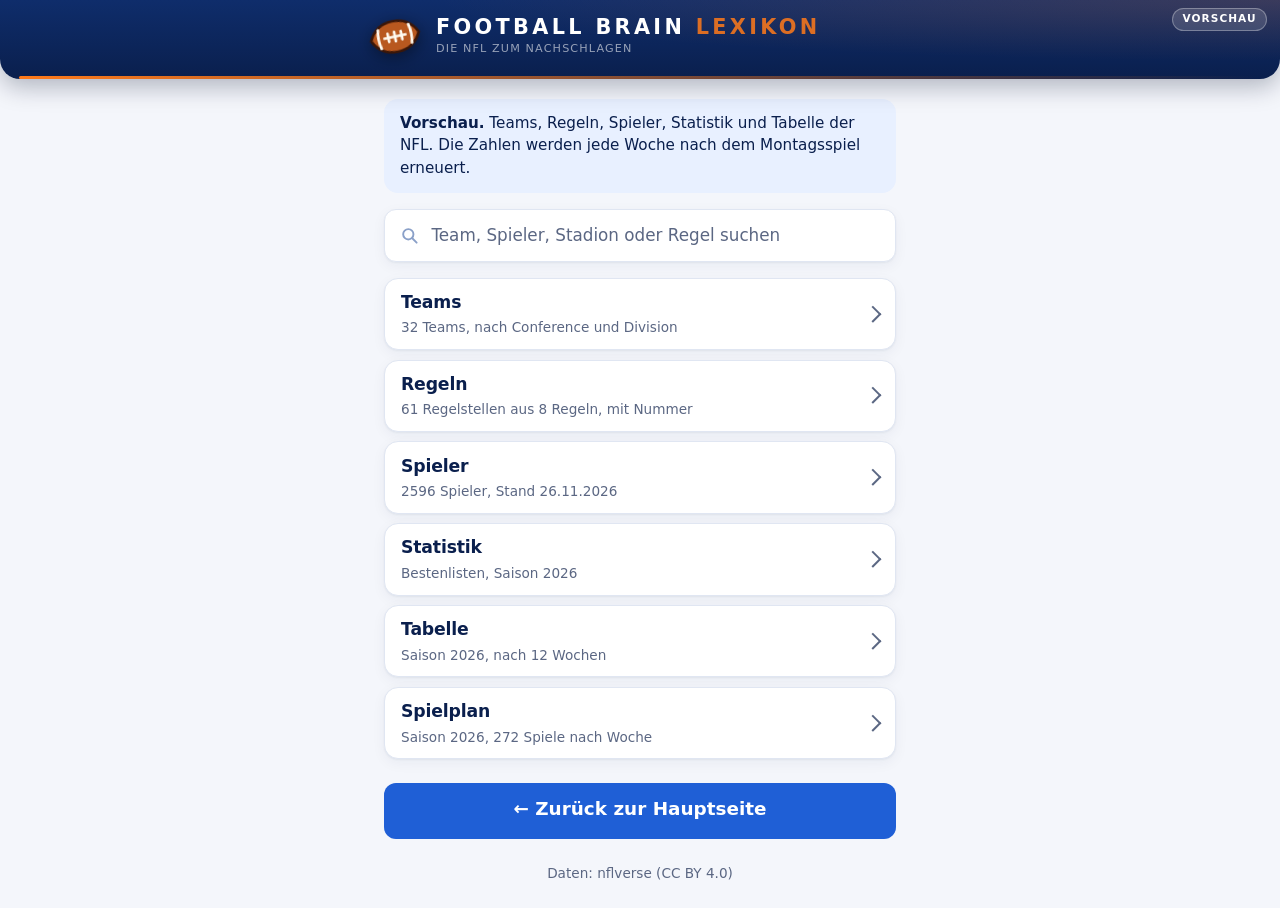
<file: wiki.html>
<!DOCTYPE html>
<html lang="de">
<head>
<meta charset="utf-8">
<meta name="viewport" content="width=device-width, initial-scale=1, viewport-fit=cover">
<meta name="theme-color" content="#1b62e0">
<meta name="robots" content="noindex">
<title>Football Brain: Lexikon</title>
<link rel="stylesheet" href="wiki.css">
<link rel="stylesheet" href="modern.css">
</head>
<body data-ansicht="start">

<header class="kopf">
  <span class="vorschau">Vorschau</span>
  <div class="kopf-inhalt">
    <span class="logo" aria-hidden="true"></span>
    <div class="kopf-text">
      <h1>Football Brain <span>Lexikon</span></h1>
      <p class="datum">Die NFL zum Nachschlagen</p>
    </div>
  </div>
</header>

<main>
  <p id="laden" class="mitte">Wiki wird geladen …</p>
  <p id="fehler" class="hinweis" hidden></p>

  <section id="start" hidden>
    <p class="hinweis"><strong>Vorschau.</strong> Teams, Regeln, Spieler, Statistik und Tabelle der NFL. Die Zahlen werden jede Woche nach dem Montagsspiel erneuert.</p>

    <form id="suche-form" class="suche" role="search">
      <label class="nur-vorlesen" for="suche">Im Wiki suchen</label>
      <input id="suche" type="search" placeholder="Team, Spieler, Stadion oder Regel suchen" autocomplete="off" enterkeyhint="search" spellcheck="false">
    </form>
    <div id="treffer" class="treffer" aria-live="polite" hidden></div>

    <nav id="themen" class="themen" aria-label="Themen"></nav>

    <a class="quiz-knopf" href="./">← Zurück zur Hauptseite</a>
    <p class="fuss">Daten: nflverse (CC BY 4.0)</p>
  </section>

  <section id="thema" hidden>
    <div class="thema-kopf"><a class="pille" href="./">← Zurück zur Hauptseite</a></div>
    <h2 id="thema-titel" tabindex="-1"></h2>
    <div id="thema-inhalt"></div>
    <p class="fuss">Daten: nflverse (CC BY 4.0)</p>
  </section>
</main>

<script src="wiki.js"></script>
</body>
</html>
</file>
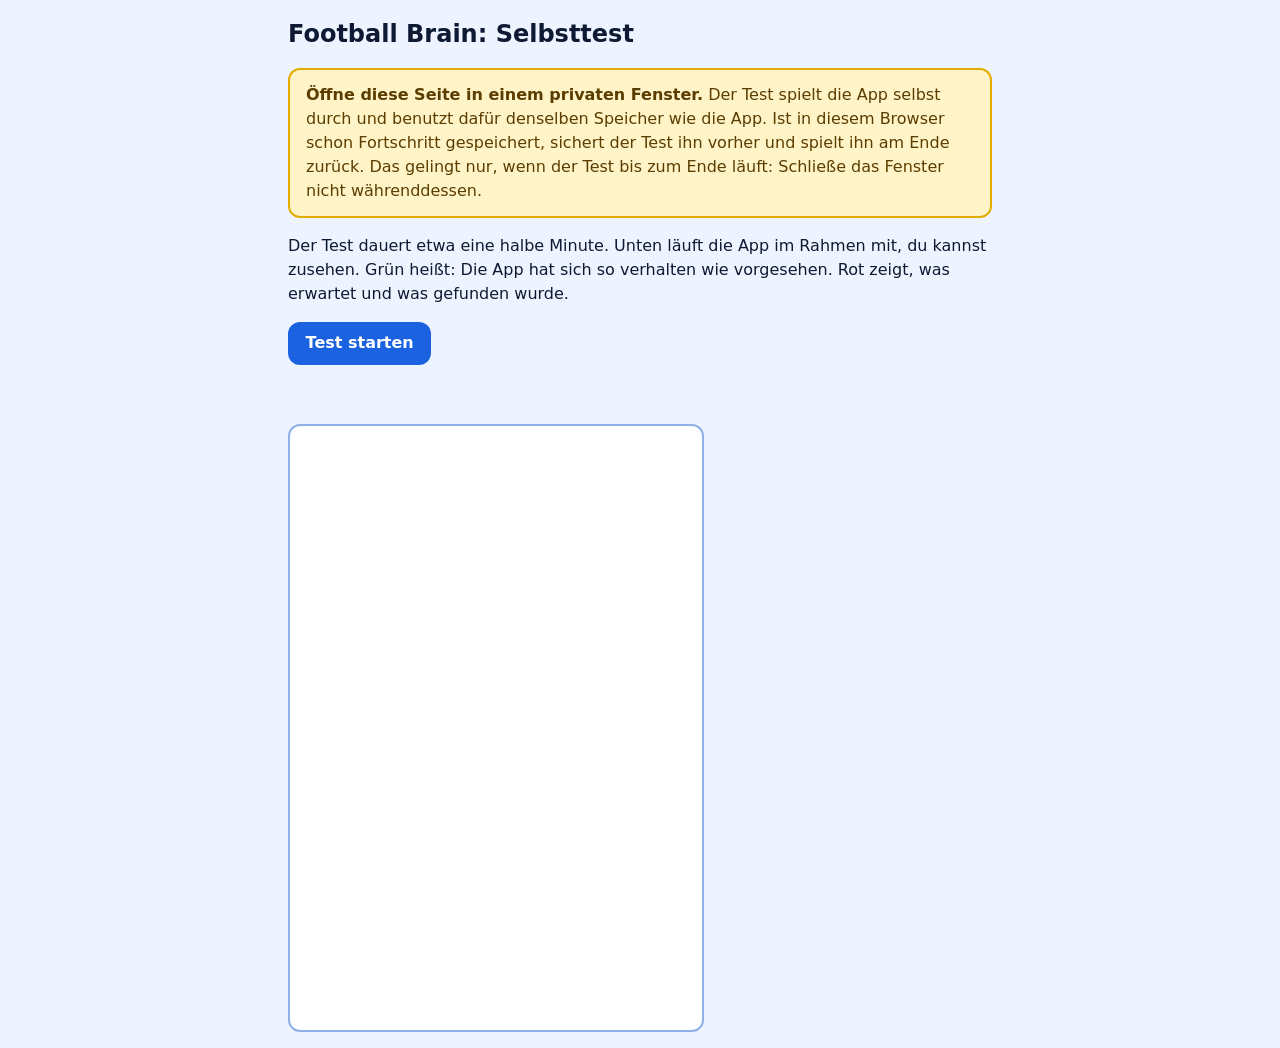
<file: vorschau/pruefen.html>
<!doctype html>
<html lang="de">
<head>
  <meta charset="utf-8">
  <meta name="viewport" content="width=device-width, initial-scale=1">
  <meta name="robots" content="noindex, nofollow">
  <title>Football Brain: Selbsttest</title>
  <style>
    :root { color-scheme: light dark; }
    * { box-sizing: border-box; }
    body { max-width: 46rem; margin: 0 auto; padding: 1rem; font: 16px/1.5 system-ui, -apple-system, 'Segoe UI', Roboto, sans-serif; color: #0e1a33; background: #eef4ff; }
    @media (prefers-color-scheme: dark) { body { color: #eaf1ff; background: #091531; } }
    h1 { margin: 0 0 0.6rem; font-size: 1.5rem; }
    .warnung { padding: 0.8rem 1rem; color: #5c3d00; background: #fff4c7; border: 2px solid #e3ad00; border-radius: 12px; }
    button { padding: 0.6rem 1.1rem; font: inherit; font-weight: 700; color: #ffffff; background: #1b62e0; border: 0; border-radius: 12px; cursor: pointer; }
    button:disabled { opacity: 0.5; cursor: default; }
    button.leise { color: inherit; background: transparent; border: 2px solid currentColor; }
    #fazit { padding: 0.8rem 1rem; font-weight: 800; border-radius: 12px; }
    #fazit.gut { color: #14532d; background: #dcfce7; }
    #fazit.schlecht { color: #7f1d1d; background: #fee2e2; }
    #status { min-height: 1.5rem; font-weight: 700; }
    ol { margin: 1rem 0 0; padding: 0; list-style: none; }
    li { margin-top: 0.2rem; padding: 0.25rem 0.6rem; overflow-wrap: anywhere; border-radius: 8px; }
    li.kopf { margin-top: 0.9rem; padding-left: 0; font-weight: 800; }
    li.ok { color: #14532d; background: #dcfce7; }
    li.rot { color: #7f1d1d; background: #fee2e2; }
    li small { display: block; opacity: 0.85; }
    textarea { width: 100%; min-height: 8rem; margin-top: 0.6rem; font: 13px/1.4 ui-monospace, Consolas, monospace; }
    iframe { display: block; width: 100%; max-width: 26rem; height: 38rem; margin-top: 1.2rem; background: #ffffff; border: 2px solid #8fb0e8; border-radius: 12px; }
  </style>
</head>
<body>
  <h1>Football Brain: Selbsttest</h1>

  <p class="warnung"><strong>Öffne diese Seite in einem privaten Fenster.</strong>
    Der Test spielt die App selbst durch und benutzt dafür denselben Speicher wie die App.
    Ist in diesem Browser schon Fortschritt gespeichert, sichert der Test ihn vorher und spielt ihn am Ende zurück.
    Das gelingt nur, wenn der Test bis zum Ende läuft: Schließe das Fenster nicht währenddessen.</p>

  <p>Der Test dauert etwa eine halbe Minute. Unten läuft die App im Rahmen mit, du kannst zusehen.
    Grün heißt: Die App hat sich so verhalten wie vorgesehen. Rot zeigt, was erwartet und was gefunden wurde.</p>

  <div id="sicherung" class="warnung" hidden>
    <p>Hier liegt ein gesicherter Fortschritt von einem unterbrochenen Test. Spiele ihn zurück, bevor du etwas anderes tust.</p>
    <button id="rueckspielen" type="button">Gesicherten Fortschritt zurückspielen</button>
    <button id="verwerfen" type="button" class="leise">Sicherung verwerfen</button>
  </div>

  <p>
    <button id="start" type="button">Test starten</button>
    <button id="bericht-kopieren" type="button" class="leise" hidden>Bericht kopieren</button>
  </p>
  <p id="status" aria-live="polite"></p>
  <p id="fazit" hidden></p>
  <textarea id="bericht-text" readonly hidden aria-label="Bericht"></textarea>
  <ol id="ergebnisse"></ol>
  <iframe id="app" title="Football Brain im Test"></iframe>

  <script>
  (function () {
    'use strict';

    // Die Vorschau liegt im Unterordner /vorschau/ und hat einen eigenen Speicher, damit sie den echten Fortschritt nicht anfasst.
    // Der Test nimmt denselben Schlüssel wie die App an dieser Adresse und achtet darauf, den der jeweils anderen Seite nicht zu verändern.
    const IN_VORSCHAU = /\/vorschau(\/|$)/.test(window.location.pathname);
    const SPEICHER_KEY = 'football-tagesquiz-fortschritt-v1' + (IN_VORSCHAU ? '-vorschau' : '');
    const ANDERER_KEY = 'football-tagesquiz-fortschritt-v1' + (IN_VORSCHAU ? '' : '-vorschau');
    const SICHERUNG_KEY = 'football-tagesquiz-sicherung-v1' + (IN_VORSCHAU ? '-vorschau' : '');
    const BUCHSTABEN = ['A', 'B', 'C', 'D', 'E', 'F'];
    // Dieser Stand wird in der Fußzeile der App erwartet („App vom …“). Weicht er ab, läuft noch eine alte Datei.
    const ERWARTETER_APP_STAND = '28.10.2026';
    // Umfang des Tagesrings (Radius 50), daraus rechnet der Test den erwarteten Versatz.
    const RING_UMFANG = 2 * Math.PI * 50;

    const rahmen = document.getElementById('app');
    const startKnopf = document.getElementById('start');
    const berichtKnopf = document.getElementById('bericht-kopieren');
    const berichtFeld = document.getElementById('bericht-text');
    const sicherungBox = document.getElementById('sicherung');
    const statusZeile = document.getElementById('status');
    const fazitZeile = document.getElementById('fazit');
    const liste = document.getElementById('ergebnisse');

    let gruen = 0;
    let rot = 0;
    let bericht = [];
    let fragenListe = [];
    let fragenNachText = {};
    let zwischenablage = '';
    let schwelle2 = 0;

    // ---------- Hilfen ----------

    function warte(ms) {
      return new Promise((fertig) => setTimeout(fertig, ms));
    }

    // Wartet, bis die Bedingung stimmt. Nach maxMs bricht der Test mit einer Meldung ab.
    async function bis(bedingung, was, maxMs) {
      const ende = Date.now() + (maxMs || 8000);
      for (;;) {
        let ok = false;
        try {
          ok = !!bedingung();
        } catch (fehler) {
          ok = false;
        }
        if (ok) return;
        if (Date.now() > ende) throw new Error('Zeit abgelaufen beim Warten auf: ' + was);
        await warte(40);
      }
    }

    function heute() {
      const d = new Date();
      return d.getFullYear() + '-' + String(d.getMonth() + 1).padStart(2, '0') + '-' + String(d.getDate()).padStart(2, '0');
    }

    function stufeVon(frage) {
      return [1, 2, 3].indexOf(frage.stufe) !== -1 ? frage.stufe : 2;
    }

    function leererStand() {
      return { v: 1, fragen: {}, tage: {}, runde: null, stufe: 1, punkte: 0, stufenPunkte: [0, 0, 0], freigabe: 1, erklaert: true };
    }

    // ---------- Bericht ----------

    function abschnitt(titel) {
      statusZeile.textContent = 'Läuft: ' + titel;
      const punkt = document.createElement('li');
      punkt.className = 'kopf';
      punkt.textContent = titel;
      liste.appendChild(punkt);
      bericht.push('');
      bericht.push(titel);
    }

    function pruefe(ok, name, gefunden) {
      const punkt = document.createElement('li');
      punkt.className = ok ? 'ok' : 'rot';
      punkt.textContent = (ok ? '✓ ' : '✗ ') + name;
      const mitDetail = !ok && gefunden !== undefined;
      if (mitDetail) {
        const klein = document.createElement('small');
        klein.textContent = 'Gefunden: ' + gefunden;
        punkt.appendChild(klein);
      }
      liste.appendChild(punkt);
      if (ok) gruen += 1;
      else rot += 1;
      bericht.push((ok ? 'OK      ' : 'FEHLER  ') + name + (mitDetail ? ' | gefunden: ' + gefunden : ''));
      return ok;
    }

    async function gruppe(titel, funktion) {
      abschnitt(titel);
      try {
        await funktion();
      } catch (fehler) {
        pruefe(false, 'Abgebrochen', fehler && fehler.message ? fehler.message : String(fehler));
      }
    }

    // ---------- Die App im Rahmen bedienen ----------

    const doc = () => rahmen.contentDocument;
    const el = (id) => doc().getElementById(id);
    const text = (id) => {
      const e = el(id);
      return e ? e.textContent.trim() : '';
    };
    // versteckt oder gar nicht vorhanden
    const zu = (id) => {
      const e = el(id);
      return !e || e.hidden;
    };
    const speicherStand = () => JSON.parse(localStorage.getItem(SPEICHER_KEY));
    const stufenKnopf = (nummer) => doc().querySelector('#stufen .stufe[data-stufe="' + nummer + '"]');

    function rahmenLaden(adresse) {
      return new Promise((fertig, fehler) => {
        const zeit = setTimeout(() => fehler(new Error('Die App wurde nicht geladen.')), 15000);
        const einmal = () => {
          rahmen.removeEventListener('load', einmal);
          clearTimeout(zeit);
          fertig();
        };
        rahmen.addEventListener('load', einmal);
        rahmen.src = adresse;
      });
    }

    // Lädt die App frisch. stand: ein Objekt (wird als Speicherstand gesetzt), null (leerer Speicher) oder weggelassen (Speicher so lassen).
    async function appStarten(stand) {
      if (stand === null) localStorage.removeItem(SPEICHER_KEY);
      else if (stand !== undefined) localStorage.setItem(SPEICHER_KEY, JSON.stringify(stand));
      await rahmenLaden('index.html?selbsttest=' + Date.now());
      await bis(() => !zu('start') || !zu('fehler'), 'die Startseite der App');
      if (!zu('fehler')) throw new Error('Die App zeigt den Fehlerbildschirm: ' + text('fehler-text'));
      // Rückfragen der App werden bestätigt, Zwischenablage und Teilen-Menü werden durch Attrappen ersetzt, die den Text festhalten.
      const w = rahmen.contentWindow;
      w.confirm = () => true;
      try {
        Object.defineProperty(w.navigator, 'clipboard', {
          configurable: true,
          value: {
            writeText: (t) => {
              zwischenablage = t;
              return Promise.resolve();
            },
          },
        });
        Object.defineProperty(w.navigator, 'share', { configurable: true, value: undefined });
      } catch (fehler) {
        pruefe(false, 'Zwischenablage und Teilen-Menü ließen sich im Test nicht ersetzen', fehler.message);
      }
    }

    // Tippt auf einen Knopf, so wie es ein Mensch täte: Er muss da, sichtbar und nicht gesperrt sein.
    function tippe(id) {
      const e = el(id);
      if (!e) throw new Error('Knopf fehlt: ' + id);
      if (e.getClientRects().length === 0) throw new Error('Knopf ist nicht zu sehen: ' + id);
      if (e.disabled) throw new Error('Knopf ist gesperrt: ' + id);
      e.click();
    }

    function antwortTexte() {
      return Array.from(el('antworten').children).map((k) => k.querySelector('.text').textContent);
    }

    // Beantwortet die gezeigte Frage richtig oder falsch und hält fest, was die App danach zeigt.
    // vorgabe: die Frage selbst, wenn sie nicht in der Fragenliste steht (Bildfragen).
    function frageBeantworten(richtig, vorgabe) {
      const gezeigt = text('frage-text');
      const frage = vorgabe || fragenNachText[gezeigt];
      if (!frage) throw new Error('Die gezeigte Frage steht nicht in der Fragenliste: ' + gezeigt);
      const knoepfe = Array.from(el('antworten').children);
      const texte = antwortTexte();
      const gesucht = richtig ? frage.antworten[frage.richtig] : frage.antworten.find((a, i) => i !== frage.richtig);
      const stelle = texte.indexOf(gesucht);
      if (stelle === -1) throw new Error('Antwortknopf nicht gefunden: ' + gesucht);
      knoepfe[stelle].click();
      return {
        frage: frage,
        soll: richtig,
        texte: texte,
        gewaehlt: stelle,
        titel: text('rueckmeldung-titel'),
        loesung: text('rueckmeldung-richtig'),
        loesungSichtbar: !el('rueckmeldung-richtig').hidden,
        klassen: Array.from(el('antworten').children).map((k) => k.className),
      };
    }

    // Spielt die gerade gestartete Runde bis zum Ergebnis. muster: pro Frage true (richtig) oder false (falsch); das letzte gilt für den Rest.
    async function rundeSpielen(muster) {
      const spiel = [];
      for (let i = 0; i < 10 && !zu('frage'); i++) {
        spiel.push(frageBeantworten(muster[Math.min(i, muster.length - 1)]));
        tippe('weiter');
      }
      return spiel;
    }

    // Spielt die gerade gestartete Bild-Runde bis zum Ergebnis. Die Bildfrage erkennt der Test an der Kennung, die der Bildkasten trägt.
    function bildRundeSpielen(bildFragen, muster) {
      const spiel = [];
      for (let i = 0; i < 10 && !zu('frage'); i++) {
        const kennung = el('frage-bild').dataset.frage;
        const gezeigt = bildFragen.find((f) => f.id === kennung);
        if (!gezeigt) throw new Error('Die gezeigte Bildfrage ist unbekannt: ' + kennung);
        spiel.push(frageBeantworten(muster[Math.min(i, muster.length - 1)], gezeigt));
        tippe('weiter');
      }
      return spiel;
    }

    function antwortenPruefen(spiel, name) {
      const falsch = spiel.filter((s) => s.titel !== (s.soll ? 'Richtig!' : 'Leider falsch'));
      pruefe(spiel.length > 0 && falsch.length === 0, name, spiel.length === 0 ? 'keine Frage gespielt' : falsch.map((s) => s.frage.id + ': ' + s.titel).join('; '));
    }

    // Prüft, dass die Rückmeldung die richtige Antwort am richtigen Platz zeigt (auch bei gemischter Reihenfolge).
    function markierungenPruefen(spiel, name) {
      const fehler = [];
      spiel.forEach((s) => {
        const richtigText = s.frage.antworten[s.frage.richtig];
        const richtigStelle = s.texte.indexOf(richtigText);
        if (s.klassen[richtigStelle].indexOf('richtig') === -1) fehler.push(s.frage.id + ': richtige Antwort nicht markiert');
        if (s.soll) {
          if (s.klassen.some((k) => k.indexOf('falsch') !== -1)) fehler.push(s.frage.id + ': trotz richtiger Antwort etwas als falsch markiert');
          if (s.loesungSichtbar) fehler.push(s.frage.id + ': Lösung gezeigt, obwohl richtig geantwortet');
        } else {
          if (s.klassen[s.gewaehlt].indexOf('falsch') === -1) fehler.push(s.frage.id + ': gewählte falsche Antwort nicht markiert');
          const erwartet = 'Richtig ist: ' + BUCHSTABEN[richtigStelle] + ') ' + richtigText;
          if (!s.loesungSichtbar || s.loesung !== erwartet) fehler.push(s.frage.id + ': erwartet „' + erwartet + '“, gezeigt „' + s.loesung + '“');
        }
      });
      pruefe(spiel.length > 0 && fehler.length === 0, name, fehler.join('; '));
    }

    // Die Zahl, mit der eine Antwort beginnt (Komma als Dezimalzeichen), sonst null. Absichtlich einfacher gebaut als in der App.
    function fuehrendeZahl(t) {
      const m = /^\s*(\d+(?:,\d+)?)/.exec(t);
      return m ? parseFloat(m[1].replace(',', '.')) : null;
    }

    // Prüft die Reihenfolge der Antworten in einer gespielten Runde: Es sind genau die Antworten der Liste, bestehen alle aus Zahlen,
    // stehen sie aufsteigend, und die übrigen Fragen stehen zumindest teilweise anders als in der Liste (gemischt).
    function reihenfolgePruefen(spiel, name) {
      const fehler = [];
      let frei = 0;
      let gemischt = 0;
      spiel.forEach((s) => {
        const gleich = JSON.stringify(s.texte.slice().sort()) === JSON.stringify(s.frage.antworten.slice().sort());
        if (!gleich) fehler.push(s.frage.id + ': andere Antworten als in der Liste (' + s.texte.join(' | ') + ')');
        const zahlen = s.texte.map(fuehrendeZahl);
        if (zahlen.every((z) => z !== null)) {
          for (let i = 1; i < zahlen.length; i++) {
            if (zahlen[i] < zahlen[i - 1]) fehler.push(s.frage.id + ': Zahlen nicht aufsteigend (' + s.texte.join(' | ') + ')');
          }
        } else {
          frei += 1;
          if (JSON.stringify(s.texte) !== JSON.stringify(s.frage.antworten)) gemischt += 1;
        }
      });
      pruefe(spiel.length > 0 && fehler.length === 0, name + ': Es sind genau die Antworten der Liste, Zahlen stehen aufsteigend', fehler.join('; '));
      pruefe(frei === 0 || gemischt >= 1, name + ': Die Antworten stehen in gemischter Reihenfolge', gemischt + ' von ' + frei + ' Fragen anders als in der Liste');
    }

    // ---------- Die Prüfungen ----------

    async function testLaufen() {
      abschnitt('0. Vorbereitung');
      // Der Speicher der jeweils anderen Seite (Vorschau oder echte App) darf sich durch den Test nicht ändern.
      const anderesVorher = localStorage.getItem(ANDERER_KEY);
      // Die Vorschau hat vielleicht keine eigene Fragenliste und nimmt dann die der echten App eine Ebene höher (wie die App selbst).
      let antwort = await fetch('fragen.json', { cache: 'no-cache' });
      if (!antwort.ok && IN_VORSCHAU) antwort = await fetch('../fragen.json', { cache: 'no-cache' });
      const daten = await antwort.json();
      const bekannt = {};
      fragenListe = (Array.isArray(daten.fragen) ? daten.fragen : []).filter((f) => {
        const gueltig =
          f && typeof f.id === 'string' && f.id !== '' && typeof f.frage === 'string' && f.frage !== '' &&
          Array.isArray(f.antworten) && f.antworten.length >= 2 && Number.isInteger(f.richtig) &&
          f.richtig >= 0 && f.richtig < f.antworten.length && !bekannt[f.id];
        if (gueltig) bekannt[f.id] = true;
        return gueltig;
      });
      fragenNachText = {};
      fragenListe.forEach((f) => {
        fragenNachText[f.frage.trim()] = f;
      });
      if (!pruefe(fragenListe.length > 0, 'Die Fragenliste lässt sich laden (' + fragenListe.length + ' Fragen)', 'leer')) {
        throw new Error('Ohne Fragenliste kann der Test nicht weiter.');
      }
      const ohneQuelle = fragenListe.filter((f) => !f.quelle || !f.quelle.url).map((f) => f.id);
      pruefe(ohneQuelle.length === 0, 'Jede Frage hat eine Quelle', 'ohne Quelle: ' + ohneQuelle.join(', '));

      await gruppe('0b. Football-Wiki (Dateien)', async () => {
        const holen = async (name) => {
          try {
            const a = await fetch(name, { cache: 'no-cache' });
            return a.ok ? await a.json() : null;
          } catch (e) {
            return null;
          }
        };
        const teams = await holen('wiki-teams.json');
        pruefe(!!teams && Array.isArray(teams.teams) && teams.teams.length === 32, 'wiki-teams.json hat 32 Teams', teams && teams.teams ? String(teams.teams.length) : 'nicht ladbar');
        const regeln = await holen('wiki-regeln.json');
        pruefe(!!regeln && Array.isArray(regeln.regeln) && regeln.regeln.length > 0, 'wiki-regeln.json hat Regeln', 'nicht ladbar');
        const spieler = await holen('wiki-spieler.json');
        pruefe(!!spieler && Array.isArray(spieler.spieler) && spieler.spieler.length > 1500, 'wiki-spieler.json hat über 1500 Spieler', spieler && spieler.spieler ? String(spieler.spieler.length) : 'nicht ladbar');
        const statistik = await holen('wiki-statistik.json');
        pruefe(!!statistik && !!statistik.spieler && Object.keys(statistik.spieler).length > 300, 'wiki-statistik.json hat Zahlen zu über 300 Spielern', 'nicht ladbar oder zu wenig');
        const tabelle = await holen('wiki-tabelle.json');
        pruefe(!!tabelle && Array.isArray(tabelle.divisionen) && tabelle.divisionen.length === 8, 'wiki-tabelle.json hat 8 Divisionen', 'nicht ladbar');
        if (teams && tabelle) {
          const kuerzel = {};
          teams.teams.forEach((t) => { kuerzel[t.kuerzel] = true; });
          const unbekannt = [];
          tabelle.divisionen.forEach((d) => d.teams.forEach((r) => { if (!kuerzel[r.team]) unbekannt.push(r.team); }));
          pruefe(unbekannt.length === 0, 'Jedes Team-Kürzel der Tabelle steht in der Teamliste', unbekannt.join(', '));
        }
        const seite = await fetch('wiki.html', { cache: 'no-cache' }).then((a) => (a.ok ? a.text() : ''), () => '');
        pruefe(seite.indexOf('Daten: nflverse (CC BY 4.0)') !== -1, 'wiki.html nennt die Quelle „Daten: nflverse (CC BY 4.0)“', 'Hinweis fehlt');
      });

      await gruppe('1. Frischer Start', async () => {
        await appStarten(null);
        pruefe(!zu('start'), 'Die Startseite erscheint', 'nicht zu sehen');
        const stand = text('stand');
        pruefe(stand.indexOf('App vom ' + ERWARTETER_APP_STAND) !== -1, 'Die App meldet den erwarteten Stand (' + ERWARTETER_APP_STAND + '), sonst läuft noch eine alte Datei', stand);
        pruefe(stand.indexOf(fragenListe.length + ' Fragen') !== -1, 'Die Fußzeile nennt die Zahl der Fragen (' + fragenListe.length + ')', stand);
        pruefe(stufenKnopf(1).classList.contains('aktiv'), 'Highschool ist vorgewählt');
        pruefe(stufenKnopf(2).classList.contains('zu') && stufenKnopf(3).classList.contains('zu'), 'College und NFL sind gesperrt');
        const hinweis2 = stufenKnopf(2).querySelector('.stufe-hinweis').textContent;
        pruefe(hinweis2 === 'gesperrt', 'Gesperrte Stufen tragen das Wort „gesperrt“', hinweis2);
        const weg = /^College wird frei: 0 von (\d+) Punkten auf Highschool\.$/.exec(text('stufen-ziel-text'));
        pruefe(!!weg, 'Unter den Stufen steht der Weg zu College', text('stufen-ziel-text'));
        schwelle2 = weg ? Number(weg[1]) : 0;
        pruefe(schwelle2 > 50, 'Die Schwelle für College (' + schwelle2 + ') liegt über 50; der Test rechnet damit', String(schwelle2));
        pruefe(el('einfuehrung').open === true && el('start').firstElementChild === el('einfuehrung'), 'Die Einführung steht oben und ist aufgeklappt');
        pruefe(text('punkte-gesamt') === '0' && text('serie') === '0', 'Punkte und Serie stehen auf 0', text('punkte-gesamt') + ' / ' + text('serie'));
        const erwartet = fragenListe.filter((f) => stufeVon(f) === 1).length;
        pruefe(text('vorrat') === String(erwartet), 'Der Vorrat zählt alle Highschool-Fragen (' + erwartet + ')', text('vorrat'));
        pruefe(text('ring-zahl') === '0/' + Math.min(5, erwartet), 'Der Tagesring steht auf 0/5', text('ring-zahl'));
        pruefe(/neue Fragen warten auf dich\./.test(text('heute-zeile')), 'Neben dem Ring steht, dass neue Fragen warten', text('heute-zeile'));
        pruefe(zu('nachlesen-starten'), 'Ohne beantwortete Fragen gibt es keinen Knopf „Nachlesen“');
        pruefe(el('woche').children.length === 7, 'Die Wochenleiste hat sieben Tage', String(el('woche').children.length));
        pruefe(!zu('vorschau-schild') === IN_VORSCHAU, IN_VORSCHAU ? 'In der Vorschau steht oben das Schild „Vorschau“' : 'In der echten App steht kein Schild „Vorschau“ im Kopf');
        pruefe((doc().title.indexOf('Vorschau') !== -1) === IN_VORSCHAU, 'Der Seitentitel nennt die Vorschau nur in der Vorschau', doc().title);
      });

      await gruppe('2. Gesperrte Stufe antippen, Einführung bestätigen', async () => {
        stufenKnopf(2).click();
        const info = text('stufen-info');
        const m = /^College ist noch gesperrt\. Sammle (\d+) Punkte auf Highschool, dir fehlen noch (\d+)\.$/.exec(info);
        pruefe(!!m && Number(m[1]) === schwelle2 && Number(m[2]) === schwelle2, 'Ein Tipp auf College erklärt, was fehlt', info);
        pruefe(stufenKnopf(1).classList.contains('aktiv'), 'Highschool bleibt gewählt');
        tippe('einfuehrung-ok');
        pruefe(el('einfuehrung').open === false && el('start').firstElementChild !== el('einfuehrung'), 'Nach „Verstanden“ klappt die Einführung zu und rutscht nach unten');
        pruefe(speicherStand().erklaert === true, 'Die Einführung gilt als gesehen (gespeichert)');
      });

      await gruppe('3. Tagesquiz, alles richtig', async () => {
        if (!(schwelle2 > 50)) throw new Error('Die Schwelle für College ist unbekannt oder zu klein für diesen Test.');
        await appStarten(null);
        tippe('tag-starten');
        pruefe(!zu('frage') && text('fortschritt-text') === 'Tagesquiz · Frage 1 von 5', 'Die erste Frage erscheint mit der Kopfzeile des Tagesquiz', text('fortschritt-text'));
        pruefe(speicherStand().erklaert === true, 'Mit der ersten Runde gilt die Einführung als gesehen');
        pruefe(!!fragenNachText[text('frage-text')], 'Die gezeigte Frage steht in der Fragenliste', text('frage-text'));
        const spiel = await rundeSpielen([true]);
        antwortenPruefen(spiel, 'Alle Antworten werden als richtig erkannt');
        markierungenPruefen(spiel, 'Tagesquiz: Rückmeldung zeigt die richtige Antwort am richtigen Platz');
        reihenfolgePruefen(spiel, 'Tagesquiz');
        pruefe(!zu('ergebnis') && text('ergebnis-punkte') === '5 von 5', 'Ergebnis: 5 von 5', text('ergebnis-punkte'));
        pruefe(text('ergebnis-gewinn') === '+50 Punkte', 'Gewinn: +50 Punkte', text('ergebnis-gewinn'));
        pruefe(zu('ergebnis-freigabe') && zu('ergebnis-wechsel-zeile'), 'Noch keine neue Stufe (50 Punkte reichen nicht)');
        const s = speicherStand();
        pruefe(s.punkte === 50 && s.stufenPunkte[0] === 50, 'Gespeichert: 50 Punkte, davon 50 auf Highschool', JSON.stringify([s.punkte, s.stufenPunkte]));
        tippe('zum-start');
        pruefe(text('punkte-gesamt') === '50' && text('ring-zahl') === '5/5' && text('serie') === '1', 'Start: 50 Punkte, Tagesring 5/5, Serie 1', [text('punkte-gesamt'), text('ring-zahl'), text('serie')].join(' / '));
        pruefe(text('heute-zeile') === 'Geschafft! Heute 5 von 5 richtig.', 'Neben dem Ring steht „Geschafft! Heute 5 von 5 richtig.“', text('heute-zeile'));
        pruefe(text('tag-starten') === 'Ergebnis vom Tagesquiz ansehen', 'Der Tagesquiz-Knopf zeigt jetzt das Ergebnis', text('tag-starten'));
        const ziel = 'College wird frei: 50 von ' + schwelle2 + ' Punkten auf Highschool.';
        pruefe(text('stufen-ziel-text') === ziel, 'Der Weg zu College zeigt den Fortschritt', text('stufen-ziel-text'));
        pruefe(!zu('mehr-starten') && text('mehr-starten') === 'Noch 5 neue Fragen', 'Weitere Fragen sind frei', text('mehr-starten'));
      });

      await gruppe('4. Übungsrunde: gemischte Antworten, Punkte nur fürs Konto', async () => {
        tippe('ueben-starten');
        pruefe(text('fortschritt-text') === 'Übungsrunde · Frage 1 von 5', 'Kopfzeile der Übungsrunde', text('fortschritt-text'));
        const spiel = await rundeSpielen([false, true]);
        antwortenPruefen(spiel, 'Eine falsche und vier richtige Antworten werden richtig erkannt');
        markierungenPruefen(spiel, 'Rückmeldung zeigt die richtige Antwort am richtigen Platz');
        const gemischt = spiel.filter((s) => JSON.stringify(s.texte) !== JSON.stringify(s.frage.antworten)).length;
        pruefe(gemischt >= 1, 'Die Antworten stehen in der Übungsrunde in gemischter Reihenfolge', gemischt + ' von ' + spiel.length + ' Fragen anders als in der Liste');
        pruefe(text('ergebnis-punkte') === '4 von 5', 'Ergebnis: 4 von 5', text('ergebnis-punkte'));
        pruefe(text('ergebnis-gewinn') === '+20 Punkte', 'Gewinn: +20 Punkte (4 mal 5)', text('ergebnis-gewinn'));
        pruefe(!zu('ergebnis-uebungshinweis') && /zählen fürs Punktekonto/.test(text('ergebnis-uebungshinweis')), 'Das Ergebnis erklärt, dass Wiederholungen nur fürs Punktekonto zählen', text('ergebnis-uebungshinweis'));
        let s = speicherStand();
        pruefe(s.punkte === 70 && s.stufenPunkte[0] === 50, 'Punkte: 70 insgesamt, auf Highschool weiter 50', JSON.stringify([s.punkte, s.stufenPunkte]));
        tippe('zum-start');
        tippe('ueben-starten');
        const spiel2 = await rundeSpielen([true]);
        antwortenPruefen(spiel2, 'Zweite Übungsrunde: alle Antworten richtig erkannt');
        markierungenPruefen(spiel2, 'Zweite Übungsrunde: Markierungen stimmen');
        s = speicherStand();
        pruefe(s.punkte === 95 && s.stufenPunkte[0] === 50 && s.freigabe === 1, 'Nach zwei Übungsrunden: College bleibt gesperrt, Highschool weiter 50 Punkte', JSON.stringify([s.punkte, s.stufenPunkte, s.freigabe]));
      });

      await gruppe('5. Weitere Fragen, neue Stufe und Wechsel', async () => {
        tippe('zum-start');
        tippe('mehr-starten');
        pruefe(text('fortschritt-text') === 'Weitere Fragen · Frage 1 von 5', 'Kopfzeile der weiteren Fragen', text('fortschritt-text'));
        await rundeSpielen([true]);
        let runden = 1;
        while (speicherStand().freigabe < 2 && runden < 12) {
          tippe('weiter-spielen');
          await rundeSpielen([true]);
          runden += 1;
        }
        pruefe(speicherStand().freigabe === 2, 'College wird frei, sobald die Punkte reichen (' + schwelle2 + ')', 'Freigabe: ' + speicherStand().freigabe);
        pruefe(!zu('ergebnis-freigabe') && text('ergebnis-freigabe') === 'Neue Stufe frei: College', 'Das Ergebnis meldet „Neue Stufe frei: College“', text('ergebnis-freigabe'));
        pruefe(!zu('ergebnis-wechsel-zeile') && text('ergebnis-wechsel') === 'Zu College wechseln', 'Ein Knopf bietet den Wechsel zu College an', text('ergebnis-wechsel'));
        pruefe(speicherStand().stufe === 1, 'Vor dem Tipp bleibt Highschool gewählt', String(speicherStand().stufe));
        tippe('ergebnis-wechsel');
        pruefe(text('ergebnis-wechsel') === 'College ist jetzt gewählt' && el('ergebnis-wechsel').disabled, 'Nach dem Tipp steht dort „College ist jetzt gewählt“', text('ergebnis-wechsel'));
        pruefe(speicherStand().stufe === 2, 'Gespeichert: Stufe College', String(speicherStand().stufe));
        pruefe(!zu('weiter-spielen') && text('weiter-spielen') === 'Noch 5 neue Fragen', 'Weitere Fragen kommen jetzt von College', text('weiter-spielen'));
        tippe('zum-start');
        pruefe(stufenKnopf(2).classList.contains('aktiv') && !stufenKnopf(2).classList.contains('zu'), 'Auf dem Start ist College gewählt und offen');
        const weg = /^NFL wird frei: 0 von (\d+) Punkten auf College\.$/.exec(text('stufen-ziel-text'));
        pruefe(!!weg, 'Der nächste Weg führt zu NFL', text('stufen-ziel-text'));
      });

      await gruppe('6. Fortschritt mitnehmen', async () => {
        const vorher = speicherStand();
        el('mitnehmen').open = true;
        zwischenablage = '';
        tippe('code-kopieren');
        await warte(80);
        pruefe(zwischenablage.indexOf('FB1:') === 0, 'Der Code beginnt mit „FB1:“', zwischenablage.slice(0, 12));
        pruefe(/^Code kopiert/.test(text('code-info')), 'Die App meldet „Code kopiert“', text('code-info'));
        const code = zwischenablage;
        tippe('zuruecksetzen');
        pruefe(text('punkte-gesamt') === '0' && speicherStand().punkte === 0, 'Zurücksetzen: Die Punkte stehen wieder auf 0', text('punkte-gesamt'));
        pruefe(speicherStand().freigabe === 1 && speicherStand().stufe === 1, 'Zurücksetzen: Stufen sind wieder gesperrt, Highschool ist gewählt');
        el('mitnehmen').open = true;
        el('code-feld').value = code;
        tippe('code-einlesen');
        const nachher = speicherStand();
        pruefe(nachher.punkte === vorher.punkte && text('punkte-gesamt') === vorher.punkte.toLocaleString('de-DE'), 'Nach dem Einlesen stehen die Punkte wieder da (' + vorher.punkte + ')', text('punkte-gesamt') + ' / gespeichert ' + nachher.punkte);
        pruefe(nachher.stufe === vorher.stufe && nachher.freigabe === vorher.freigabe, 'Gewählte und freigeschaltete Stufe sind wieder da', JSON.stringify([nachher.stufe, nachher.freigabe]));
        pruefe(JSON.stringify(nachher.stufenPunkte) === JSON.stringify(vorher.stufenPunkte), 'Die Punkte je Stufe sind wieder da', JSON.stringify(nachher.stufenPunkte));
        pruefe(Object.keys(nachher.fragen).length === Object.keys(vorher.fragen).length, 'Alle gesehenen Fragen sind wieder da (' + Object.keys(vorher.fragen).length + ')', String(Object.keys(nachher.fragen).length));
        pruefe(text('serie') === '1', 'Die Serie ist wieder da', text('serie'));
        pruefe(/^Fortschritt übernommen/.test(text('code-info')), 'Die App meldet „Fortschritt übernommen“', text('code-info'));
        el('code-feld').value = 'FB1:hallo';
        tippe('code-einlesen');
        pruefe(/^Das ist kein gültiger Code/.test(text('code-info')) && speicherStand().punkte === vorher.punkte, 'Ein ungültiger Code wird abgelehnt und ändert nichts', text('code-info'));
      });

      await gruppe('7. Frage melden, Frage vorschlagen, Pause und Weiterspielen', async () => {
        tippe('mehr-starten');
        const frage = fragenNachText[text('frage-text')];
        pruefe(!!frage, 'Eine Frage von College erscheint', text('frage-text'));
        zwischenablage = '';
        tippe('melden');
        await warte(80);
        pruefe(!!frage && zwischenablage.indexOf(frage.id) !== -1 && zwischenablage.indexOf(frage.frage) !== -1 && zwischenablage.indexOf('Mein Hinweis:') !== -1, 'Der Meldetext enthält Kennung und Wortlaut der Frage', zwischenablage);
        pruefe(!zu('melden-hinweis') && /^Text kopiert/.test(text('melden-hinweis')), 'Die App sagt, dass der Text kopiert ist', text('melden-hinweis'));
        zwischenablage = '';
        tippe('vorschlagen');
        await warte(80);
        pruefe(['Frage vorschlagen', 'Frage:', 'A)', 'B)', 'C)', 'D)', 'Richtig ist:', 'Quelle'].every((teil) => zwischenablage.indexOf(teil) !== -1), 'Die Vorlage hat Platz für Frage, vier Antworten, die richtige Antwort und die Quelle', zwischenablage);
        pruefe(!!frage && zwischenablage.indexOf(frage.id) === -1 && zwischenablage.indexOf(frage.frage) === -1, 'Die Vorlage gehört zu keiner gezeigten Frage', zwischenablage);
        pruefe(!zu('melden-hinweis') && /^Vorlage kopiert/.test(text('melden-hinweis')), 'Die App sagt, dass die Vorlage kopiert ist', text('melden-hinweis'));
        frageBeantworten(true);
        tippe('weiter');
        pruefe(zu('melden-hinweis'), 'Bei der nächsten Frage ist der Hinweis wieder weg');
        const reiheVorPause = antwortTexte();
        tippe('abbrechen');
        pruefe(text('mehr-starten') === 'Weitere Fragen fortsetzen', 'Nach der Pause bietet der Start das Fortsetzen an', text('mehr-starten'));
        pruefe(text('ring-zahl') === '5/5', 'Der Ring gehört zum Tagesquiz und bleibt bei den weiteren Fragen auf 5/5', text('ring-zahl'));
        tippe('mehr-starten');
        pruefe(text('fortschritt-text') === 'Weitere Fragen · Frage 2 von 5', 'Die Runde macht bei Frage 2 weiter', text('fortschritt-text'));
        pruefe(JSON.stringify(antwortTexte()) === JSON.stringify(reiheVorPause), 'Weitere Fragen: Nach der Pause stehen die Antworten in derselben Reihenfolge', antwortTexte().join(' | '));
      });

      await gruppe('8. Übungsrunde nach Neustart der App', async () => {
        const stand = leererStand();
        fragenListe.filter((f) => stufeVon(f) === 1).slice(0, 8).forEach((f) => {
          stand.fragen[f.id] = { tag: heute(), richtig: true };
        });
        await appStarten(stand);
        tippe('ueben-starten');
        frageBeantworten(true);
        tippe('weiter');
        const zweite = text('frage-text');
        const reihe = antwortTexte();
        await appStarten();
        pruefe(text('ueben-starten') === 'Übungsrunde fortsetzen', 'Nach dem Neustart bietet der Start das Fortsetzen an', text('ueben-starten'));
        tippe('ueben-starten');
        pruefe(text('fortschritt-text') === 'Übungsrunde · Frage 2 von 5' && text('frage-text') === zweite, 'Die Runde macht bei derselben Frage 2 weiter', text('fortschritt-text') + ' / ' + text('frage-text'));
        pruefe(JSON.stringify(antwortTexte()) === JSON.stringify(reihe), 'Die Antworten stehen in derselben Reihenfolge wie vor dem Neustart', antwortTexte().join(' | '));
      });

      await gruppe('9. Stufe leer gespielt: Die Übung zählt für die nächste Stufe', async () => {
        const stand = leererStand();
        fragenListe.filter((f) => stufeVon(f) === 1).forEach((f) => {
          stand.fragen[f.id] = { tag: heute(), richtig: true };
        });
        stand.stufenPunkte = [Math.max(0, schwelle2 - 5), 0, 0];
        stand.punkte = stand.stufenPunkte[0];
        await appStarten(stand);
        pruefe(text('vorrat') === '0', 'Auf Highschool ist kein neuer Vorrat mehr', text('vorrat'));
        pruefe(/Die Übungsrunde bringt Punkte für College/.test(text('hinweis')), 'Der Hinweis nennt die Übungsrunde als Weg zu College', text('hinweis'));
        tippe('ueben-starten');
        const spiel = await rundeSpielen([true]);
        antwortenPruefen(spiel, 'Alle Antworten werden als richtig erkannt');
        pruefe(zu('ergebnis-uebungshinweis'), 'Kein Hinweis „nur fürs Punktekonto“, denn hier zählt die Übung');
        const s = speicherStand();
        pruefe(s.freigabe === 2, 'Die Übung schaltet College frei', 'Freigabe: ' + s.freigabe);
        pruefe(text('ergebnis-freigabe') === 'Neue Stufe frei: College', 'Das Ergebnis meldet „Neue Stufe frei: College“', text('ergebnis-freigabe'));
        pruefe(s.stufenPunkte[0] === Math.max(0, schwelle2 - 5) + 5 * spiel.length, 'Die Übungspunkte zählen auf Highschool mit', JSON.stringify(s.stufenPunkte));
      });

      await gruppe('10. Alter Speicherstand von vor den Stufen', async () => {
        await appStarten({ v: 1, fragen: {}, tage: { '2026-10-01': { runden: 1 } }, runde: null, stufe: 2, punkte: 120 });
        pruefe(stufenKnopf(2).classList.contains('aktiv') && !stufenKnopf(2).classList.contains('zu'), 'Die bisher gespielte Stufe College bleibt gewählt und offen');
        pruefe(text('punkte-gesamt') === '120', 'Die Punkte sind da', text('punkte-gesamt'));
        pruefe(el('start').firstElementChild !== el('einfuehrung') && el('einfuehrung').open === false, 'Wer schon gespielt hat, sieht die Einführung nicht oben');
        pruefe(/^NFL wird frei: 0 von \d+ Punkten auf College\.$/.test(text('stufen-ziel-text')), 'Der nächste Weg führt zu NFL', text('stufen-ziel-text'));
      });

      await gruppe('11. Nachlesen nach Thema', async () => {
        // Aus den ersten zwei Themen mit mindestens vier Fragen werden je drei als beantwortet gesetzt (die mittlere zuletzt falsch).
        // Die vierte Frage des ersten Themas bleibt ungesehen und darf im Nachlesen nicht auftauchen.
        const nachThema = {};
        const nachId = {};
        fragenListe.forEach((f) => {
          const t = f.kategorie || 'Weitere Themen';
          (nachThema[t] = nachThema[t] || []).push(f);
          nachId[f.id] = f;
        });
        const themen = Object.keys(nachThema).filter((t) => nachThema[t].length >= 4).slice(0, 2);
        if (themen.length < 2) throw new Error('Die Fragenliste hat keine zwei Themen mit mindestens vier Fragen.');
        const stand = leererStand();
        const beantwortet = {};
        themen.forEach((t) => {
          nachThema[t].slice(0, 3).forEach((f, i) => {
            stand.fragen[f.id] = { tag: heute(), richtig: i !== 1 };
            beantwortet[f.id] = i !== 1;
          });
        });
        const ungesehen = nachThema[themen[0]][3];
        await appStarten(stand);
        pruefe(!zu('nachlesen-starten') && text('nachlesen-starten') === 'Beantwortete Fragen nachlesen', 'Mit beantworteten Fragen erscheint der Knopf „Beantwortete Fragen nachlesen“', text('nachlesen-starten'));
        const vorher = JSON.stringify(speicherStand());
        tippe('nachlesen-starten');
        pruefe(!zu('nachlesen') && zu('start'), 'Das Nachlesen öffnet sich und ersetzt den Start');
        const knoepfe = Array.from(doc().querySelectorAll('#nachlesen-themen .thema'));
        const gezeigt = knoepfe.map((k) => k.dataset.thema).sort();
        pruefe(JSON.stringify(gezeigt) === JSON.stringify(themen.slice().sort()), 'Die Übersicht zeigt genau die Themen mit beantworteten Fragen', gezeigt.join(' | '));
        const zahlen = knoepfe.map((k) => k.querySelector('.thema-zahl').textContent);
        pruefe(zahlen.length === 2 && zahlen.every((z) => z === '3 Fragen, 1 zuletzt falsch'), 'Jedes Thema nennt 3 Fragen, davon 1 zuletzt falsch', zahlen.join(' | '));

        knoepfe.find((k) => k.dataset.thema === themen[0]).click();
        pruefe(!zu('nachlesen-liste') && zu('nachlesen-themen') && text('nachlesen-titel') === themen[0], 'Ein Tipp auf ein Thema zeigt dessen Fragen', text('nachlesen-titel'));
        const liste = el('nachlesen-liste');
        const eintraege = Array.from(liste.children);
        const ids = eintraege.map((li) => li.dataset.frage).sort();
        const soll = nachThema[themen[0]].slice(0, 3).map((f) => f.id).sort();
        pruefe(JSON.stringify(ids) === JSON.stringify(soll), 'Das Thema zeigt genau die drei beantworteten Fragen', ids.join(', '));
        pruefe(eintraege.every((li) => li.textContent.indexOf(nachId[li.dataset.frage].frage) !== -1), 'Jeder Eintrag nennt den Wortlaut seiner Frage');
        pruefe(
          eintraege.every((li) => li.className === (beantwortet[li.dataset.frage] ? 'ok' : 'nein')),
          'Das Zeichen zeigt jeweils die letzte Antwort: richtig oder falsch',
          eintraege.map((li) => li.dataset.frage + ' ' + li.className).join(', ')
        );
        pruefe(liste.textContent.indexOf(ungesehen.frage) === -1, 'Eine Frage, die noch nicht gespielt wurde, taucht nicht auf');

        const falschFrage = nachThema[themen[0]][1];
        const falschEintrag = liste.querySelector('li[data-frage="' + falschFrage.id + '"]');
        falschEintrag.querySelector('summary').click();
        const detail = falschEintrag.querySelector('.nachlesen-detail').textContent;
        pruefe(falschEintrag.querySelector('details').open === true, 'Ein Tipp klappt die Frage auf');
        pruefe(detail.indexOf('Richtig: ' + falschFrage.antworten[falschFrage.richtig]) !== -1, 'Aufgeklappt steht die richtige Antwort da', detail);
        pruefe(!falschFrage.erklaerung || detail.indexOf(falschFrage.erklaerung) !== -1, 'Aufgeklappt steht die Erklärung da', detail);
        const link = falschEintrag.querySelector('.nachlesen-detail a');
        pruefe(!!link && link.href === new URL(falschFrage.quelle.url).href, 'Die Quelle steht als Link da', link ? link.href : 'kein Link');

        tippe('nachlesen-zurueck');
        pruefe(!zu('nachlesen-themen') && zu('nachlesen-liste') && text('nachlesen-titel') === 'Nachlesen', 'Zurück führt aus dem Thema zur Übersicht', text('nachlesen-titel'));
        tippe('nachlesen-zurueck');
        pruefe(!zu('start') && zu('nachlesen'), 'Zurück führt von der Übersicht zum Start');
        pruefe(JSON.stringify(speicherStand()) === vorher, 'Das Nachlesen ändert den gespeicherten Fortschritt nicht');
      });

      await gruppe('12. Tagesring und Wochenleiste', async () => {
        await appStarten(null);
        const tageDom = () => Array.from(doc().querySelectorAll('#woche .wt'));
        const mittag = (tag) => new Date(tag + 'T12:00:00');
        const tagListe = tageDom().map((li) => li.dataset.tag);
        pruefe(tagListe.length === 7 && mittag(tagListe[0]).getDay() === 1, 'Die Wochenleiste hat sieben Tage und beginnt an einem Montag', tagListe.join(', '));
        pruefe(tagListe.every((tag, i) => i === 0 || Math.round((mittag(tag) - mittag(tagListe[i - 1])) / 86400000) === 1), 'Die sieben Tage folgen lückenlos aufeinander', tagListe.join(', '));
        const heutige = tageDom().filter((li) => li.classList.contains('heute'));
        pruefe(heutige.length === 1 && heutige[0].dataset.tag === heute(), 'Genau ein Tag ist als heute markiert, und zwar der richtige', heutige.map((li) => li.dataset.tag).join(', '));
        pruefe(tageDom().every((li) => !li.classList.contains('gespielt')), 'Ohne gespielte Runde ist kein Tag als gespielt markiert');
        const versatz = () => parseFloat(el('ring-fuell').style.strokeDashoffset);
        pruefe(Math.abs(versatz() - RING_UMFANG) < 0.5, 'Zu Beginn ist der Ring leer', String(versatz()));

        tippe('tag-starten');
        frageBeantworten(true);
        tippe('weiter');
        frageBeantworten(false);
        tippe('weiter');
        tippe('abbrechen');
        pruefe(text('ring-zahl') === '2/5', 'Nach zwei beantworteten Fragen steht der Ring auf 2/5', text('ring-zahl'));
        pruefe(Math.abs(versatz() - RING_UMFANG * 0.6) < 0.5, 'Der Ring ist zu zwei Fünfteln gefüllt', String(versatz()));
        pruefe(text('heute-zeile') === '2 von 5 beantwortet. Mach weiter!' && el('heute-karte').dataset.zustand === 'laeuft', 'Neben dem Ring steht „2 von 5 beantwortet. Mach weiter!“', text('heute-zeile'));

        tippe('tag-starten');
        await rundeSpielen([true]);
        tippe('zum-start');
        pruefe(text('ring-zahl') === '5/5' && Math.abs(versatz()) < 0.5 && el('heute-karte').dataset.zustand === 'erledigt', 'Nach dem Tagesquiz ist der Ring voll', text('ring-zahl') + ' / ' + versatz() + ' / ' + el('heute-karte').dataset.zustand);
        pruefe(text('heute-zeile') === 'Geschafft! Heute 4 von 5 richtig.', 'Neben dem Ring steht „Geschafft! Heute 4 von 5 richtig.“ (eine Antwort war falsch)', text('heute-zeile'));
        const heutiger = tageDom().find((li) => li.dataset.tag === heute());
        pruefe(!!heutiger && heutiger.classList.contains('gespielt'), 'Der heutige Tag ist in der Wochenleiste als gespielt markiert');

        // Gespeicherte Tage: der Montag dieser Woche erscheint als gespielt, ein Tag aus der Vorwoche nicht.
        const montag = tagListe[0];
        const vorwoche = mittag(montag);
        vorwoche.setDate(vorwoche.getDate() - 3);
        const stand = leererStand();
        stand.tage[montag] = { runden: 1 };
        stand.tage[vorwoche.getFullYear() + '-' + String(vorwoche.getMonth() + 1).padStart(2, '0') + '-' + String(vorwoche.getDate()).padStart(2, '0')] = { runden: 1 };
        await appStarten(stand);
        const gespielt = tageDom().filter((li) => li.classList.contains('gespielt')).map((li) => li.dataset.tag);
        pruefe(JSON.stringify(gespielt) === JSON.stringify([montag]), 'Gespeicherte Tage erscheinen als gespielt, ein Tag aus der Vorwoche nicht', gespielt.join(', '));
      });

      await gruppe('13. Positions-Quiz (Positionen im Bild)', async () => {
        await appStarten(null);
        const daten = rahmen.contentWindow.footballBrainBilder;
        if (!daten || !Array.isArray(daten.fragen) || !daten.aufstellungen) {
          throw new Error('Die App stellt keine Bildfragen bereit (footballBrainBilder fehlt). Läuft noch eine alte app.js?');
        }
        const bildFragen = daten.fragen;
        const aufstellungen = daten.aufstellungen;
        const linie = daten.linie;
        const listenIds = {};
        fragenListe.forEach((f) => {
          listenIds[f.id] = true;
        });
        // Wer ist wer: Diese Tabelle steht im Test und nicht in der App. So fällt auf, wenn bei einer Frage der falsche Spieler leuchtet.
        const NAMEN = {
          QB: 'Quarterback', C: 'Center', X: 'Wide Receiver', Z: 'Wide Receiver', SLOT: 'Slot Receiver', HB: 'Running Back', RB: 'Running Back',
          FB: 'Fullback', TE: 'Tight End', LT: 'Offensive Tackle', RT: 'Offensive Tackle', LG: 'Offensive Guard', RG: 'Offensive Guard',
          CB1: 'Cornerback', CB2: 'Cornerback', FS: 'Safety', SS: 'Safety', WILL: 'Linebacker', MIKE: 'Linebacker', SAM: 'Linebacker',
          DE1: 'Defensive End', DE2: 'Defensive End', DT1: 'Defensive Tackle', DT2: 'Defensive Tackle', NT: 'Nose Tackle',
        };

        // ---- Die Daten ----
        pruefe(bildFragen.length >= 12, 'Es gibt mindestens 12 Bildfragen (' + bildFragen.length + ')', String(bildFragen.length));
        const ids = bildFragen.map((f) => f.id);
        const doppelt = ids.filter((id, i) => ids.indexOf(id) !== i || listenIds[id]);
        pruefe(doppelt.length === 0 && ids.every((id) => /^b\d+$/.test(id)), 'Die Kennungen der Bildfragen sind eindeutig, beginnen mit „b“ und stoßen nicht mit der Fragenliste zusammen', doppelt.join(', ') || ids.join(', '));
        const kaputt = bildFragen
          .filter((f) => {
            const gut =
              typeof f.frage === 'string' && f.frage !== '' &&
              Array.isArray(f.antworten) && f.antworten.length === 4 && new Set(f.antworten).size === 4 &&
              f.antworten.every((a) => typeof a === 'string' && a !== '') &&
              Number.isInteger(f.richtig) && f.richtig >= 0 && f.richtig < 4 &&
              [1, 2, 3].indexOf(f.stufe) !== -1 &&
              typeof f.erklaerung === 'string' && f.erklaerung !== '' &&
              !!f.quelle && !!f.quelle.text && /^https:\/\//.test(f.quelle.url || '') &&
              !!f.bild && !!aufstellungen[f.bild.aufstellung] && !!aufstellungen[f.bild.gegner] &&
              aufstellungen[f.bild.aufstellung].team !== aufstellungen[f.bild.gegner].team;
            return !gut;
          })
          .map((f) => f.id);
        pruefe(kaputt.length === 0, 'Jede Bildfrage hat Text, vier verschiedene Antworten, eine richtige, Stufe, Erklärung, Quelle und zwei verschiedene Teams fürs Bild', kaputt.join(', '));

        const aufstellungsFehler = [];
        Object.keys(aufstellungen).forEach((schluessel) => {
          const a = aufstellungen[schluessel];
          const sp = a.spieler;
          if (sp.length !== 11) aufstellungsFehler.push(schluessel + ': ' + sp.length + ' Spieler statt 11');
          if (new Set(sp.map((s) => s[0])).size !== sp.length) aufstellungsFehler.push(schluessel + ': doppelte Kennung');
          sp.forEach((s, i) => {
            if (s[1] < 12 || s[1] > 268 || s[2] < 12 || s[2] > 156) aufstellungsFehler.push(schluessel + ': ' + s[0] + ' liegt am Rand der Zeichnung');
            const richtigeSeite = a.team === 'angriff' ? s[2] > linie + 9 : s[2] < linie - 9;
            if (!richtigeSeite) aufstellungsFehler.push(schluessel + ': ' + s[0] + ' steht auf der falschen Seite der Line of Scrimmage');
            for (let j = i + 1; j < sp.length; j++) {
              if (Math.hypot(s[1] - sp[j][1], s[2] - sp[j][2]) < 17) aufstellungsFehler.push(schluessel + ': ' + s[0] + ' und ' + sp[j][0] + ' überdecken sich');
            }
          });
          if (a.team === 'angriff') {
            const vorn = Math.min.apply(null, sp.map((s) => s[2]));
            const aufDerLinie = sp.filter((s) => s[2] === vorn).length;
            if (aufDerLinie < 7 || sp.length - aufDerLinie > 4) {
              aufstellungsFehler.push(schluessel + ': ' + aufDerLinie + ' Spieler auf der Linie und ' + (sp.length - aufDerLinie) + ' dahinter');
            }
          }
        });
        pruefe(aufstellungsFehler.length === 0, 'Jede Aufstellung hat 11 Spieler, die sich nicht überdecken und auf der richtigen Seite der Linie stehen; der Angriff hat mindestens 7 auf der Linie und höchstens 4 dahinter', aufstellungsFehler.join('; '));

        const falscherPunkt = bildFragen
          .filter((f) => {
            const a = aufstellungen[f.bild.aufstellung];
            const treffer = a ? a.spieler.filter((s) => s[0] === f.bild.punkt).length : 0;
            return treffer !== 1 || NAMEN[f.bild.punkt] !== f.antworten[f.richtig];
          })
          .map((f) => f.id + ' (' + f.bild.punkt + ' ist ' + NAMEN[f.bild.punkt] + ', richtig steht ' + f.antworten[f.richtig] + ')');
        pruefe(falscherPunkt.length === 0, 'Bei jeder Bildfrage leuchtet genau der Spieler, dessen Position die richtige Antwort nennt', falscherPunkt.join('; '));

        const mehrdeutig = bildFragen
          .filter((f) => {
            const hat = (name) => f.antworten.indexOf(name) !== -1;
            return (hat('Fullback') && hat('Running Back')) || (hat('Slot Receiver') && hat('Wide Receiver')) || (hat('Nose Tackle') && hat('Defensive Tackle'));
          })
          .map((f) => f.id);
        pruefe(mehrdeutig.length === 0, 'Keine Bildfrage bietet zwei Antworten an, die beide stimmen könnten (Fullback und Running Back, Slot Receiver und Wide Receiver, Nose Tackle und Defensive Tackle)', mehrdeutig.join(', '));

        const jeStufe = [1, 2, 3].map((s) => bildFragen.filter((f) => f.stufe === s).length);
        pruefe(jeStufe[0] >= 5 && jeStufe[1] >= 5 && jeStufe[2] >= 1, 'Highschool und College haben je mindestens fünf Bildfragen (eine volle Runde), NFL mindestens eine (' + jeStufe.join(' / ') + ')', jeStufe.join(' / '));

        // ---- Die Karte auf dem Start ----
        const karteTitel = text('bilder-titel');
        const karteZeile = text('bilder-zeile');
        pruefe(
          !zu('bilder-starten') && karteTitel === 'Positions-Quiz' && karteZeile === 'Fünf Bildfragen: Erkenne den goldenen Spieler',
          'Auf dem Start steht die Karte „Positions-Quiz“ mit dem Satz „Fünf Bildfragen: Erkenne den goldenen Spieler“',
          zu('bilder-starten') ? 'Karte fehlt oder ist versteckt' : karteTitel + ' / ' + karteZeile
        );
        const nachTagesquiz = el('tag-starten').nextElementSibling;
        pruefe(nachTagesquiz === el('bilder-starten'), 'Die Karte steht direkt unter dem Knopf des Tagesquiz', nachTagesquiz ? nachTagesquiz.id || nachTagesquiz.tagName : 'nichts danach');
        const kleinesBild = el('bilder-starten').querySelector('.quiz-karte-bild');
        const kleinesSvg = kleinesBild ? kleinesBild.querySelector('svg') : null;
        const kleinSpieler = kleinesSvg ? kleinesSvg.querySelectorAll('.bf-spieler').length : 0;
        const kleinLeuchtend = kleinesSvg ? kleinesSvg.querySelectorAll('.bf-punkt').length : 0;
        const kleinKuerzel = kleinesSvg ? kleinesSvg.querySelectorAll('.bf-name').length : -1;
        pruefe(
          !!kleinesSvg && kleinesBild.getAttribute('aria-hidden') === 'true' && kleinSpieler === 22 && kleinLeuchtend === 1 && kleinKuerzel === 0,
          'Die Karte zeigt eine kleine Aufstellung mit 22 Spielern, einer leuchtet, ohne Kürzel und für Vorlese-Programme verborgen',
          'Zeichnung: ' + !!kleinesSvg + ', Spieler: ' + kleinSpieler + ', leuchtend: ' + kleinLeuchtend + ', Kürzel: ' + kleinKuerzel
        );
        pruefe(el('einfuehrung').textContent.indexOf('Positions-Quiz') !== -1, 'Die Einführung erwähnt das Positions-Quiz');

        // ---- Die Bild-Runde auf Highschool ----
        tippe('bilder-starten');
        pruefe(!zu('frage') && text('fortschritt-text') === 'Positions-Quiz · Frage 1 von 5', 'Die Runde beginnt mit der Kopfzeile „Positions-Quiz · Frage 1 von 5“', text('fortschritt-text'));
        const kopfzeile = text('kategorie');
        const kasten = el('frage-bild');
        const zeichnung = kasten.querySelector('svg');
        const spielerZahl = kasten.querySelectorAll('.bf-spieler').length;
        const leuchtend = kasten.querySelectorAll('.bf-punkt').length;
        pruefe(
          !kasten.hidden && !!zeichnung && spielerZahl === 22 && leuchtend === 1 && zeichnung.getAttribute('role') === 'img' && /leuchtet/.test(zeichnung.getAttribute('aria-label') || ''),
          'Das Bild zeigt 22 Spieler, genau einer leuchtet, und es hat eine Beschreibung zum Vorlesen',
          'Bild sichtbar: ' + !kasten.hidden + ', Zeichnung: ' + !!zeichnung + ', Spieler: ' + spielerZahl + ', leuchtend: ' + leuchtend
        );
        const w = rahmen.contentWindow;
        const kuerzelDeckkraft = () => w.getComputedStyle(el('frage-bild').querySelector('.bf-name')).opacity;
        const vorAntwort = kuerzelDeckkraft();
        const erste = frageBeantworten(false, bildFragen.find((f) => f.id === kasten.dataset.frage));
        const nachAntwort = kuerzelDeckkraft();
        const aufgeloest = kasten.classList.contains('aufgeloest');
        tippe('weiter');
        const wiederZu = !kasten.classList.contains('aufgeloest') && kuerzelDeckkraft() === '0';
        pruefe(vorAntwort === '0' && nachAntwort === '1' && aufgeloest && wiederZu, 'Die Kürzel der Spieler sind erst nach der Antwort zu sehen und bei der nächsten Frage wieder verborgen', 'vorher ' + vorAntwort + ', nachher ' + nachAntwort + ', nächste Frage verborgen: ' + wiederZu);

        const spiel = [erste].concat(bildRundeSpielen(bildFragen, [true]));
        pruefe(spiel.length === 5, 'Die Runde hat fünf Bildfragen', String(spiel.length));
        antwortenPruefen(spiel, 'Bild-Runde: Eine falsche und vier richtige Antworten werden richtig erkannt');
        markierungenPruefen(spiel, 'Bild-Runde: Die Rückmeldung zeigt die richtige Antwort am richtigen Platz');
        reihenfolgePruefen(spiel, 'Bild-Runde');
        pruefe(spiel.every((s) => s.frage.stufe === 1) && kopfzeile === 'Positionen · Stufe Highschool', 'Auf Highschool kommen nur Bildfragen von Highschool, die Kopfzeile nennt Thema und Stufe', kopfzeile + ' / Stufen: ' + spiel.map((s) => s.frage.stufe).join(','));

        pruefe(!zu('ergebnis') && text('ergebnis-art').indexOf('Positions-Quiz · ') === 0 && text('ergebnis-punkte') === '4 von 5', 'Ergebnis: „Positions-Quiz“, 4 von 5', text('ergebnis-art') + ' / ' + text('ergebnis-punkte'));
        pruefe(zu('ergebnis-gewinn'), 'Die Bild-Runde gibt keine Punkte (keine Zeile „+ Punkte“)', text('ergebnis-gewinn'));
        const zeilen = Array.from(el('ergebnis-liste').children);
        pruefe(zeilen.length === 5 && zeilen.every((li) => li.textContent.indexOf('Richtig: ') !== -1), 'Die Ergebnisliste nennt bei jeder Bildfrage die richtige Antwort', zeilen.map((li) => li.textContent).join(' | '));
        const stand = speicherStand();
        pruefe(
          stand.punkte === 0 && JSON.stringify(stand.stufenPunkte) === '[0,0,0]' && Object.keys(stand.fragen).length === 0 && stand.freigabe === 1,
          'Gespeichert: keine Punkte, keine gesehenen Fragen, keine neue Stufe',
          JSON.stringify([stand.punkte, stand.stufenPunkte, Object.keys(stand.fragen).length, stand.freigabe])
        );
        const heutigerTag = stand.tage[heute()];
        pruefe(!!heutigerTag && heutigerTag.runden === 1 && !heutigerTag.tagesquiz, 'Der Tag zählt als gespielt (Serie), das Tagesquiz bleibt offen', JSON.stringify(heutigerTag));
        tippe('zum-start');
        const startZeile = [text('serie'), text('punkte-gesamt'), text('ring-zahl'), text('tag-starten')];
        pruefe(startZeile.join(' / ') === '1 / 0 / 0/5 / Tagesquiz starten', 'Danach steht der Start auf Serie 1, 0 Punkte, Tagesring 0/5 und „Tagesquiz starten“', startZeile.join(' / '));

        // ---- Pause und Weiterspielen ----
        tippe('bilder-starten');
        frageBeantworten(true, bildFragen.find((f) => f.id === el('frage-bild').dataset.frage));
        tippe('weiter');
        const zweitesBild = el('frage-bild').dataset.frage;
        const reiheVorPause = antwortTexte();
        tippe('abbrechen');
        const fortsetzenTitel = text('bilder-titel');
        const fortsetzenZeile = text('bilder-zeile');
        pruefe(
          fortsetzenTitel === 'Positions-Quiz fortsetzen' && fortsetzenZeile === '1 von 5 beantwortet. Mach weiter!',
          'Nach der Pause trägt die Karte „Positions-Quiz fortsetzen“ und sagt, wie weit man ist',
          fortsetzenTitel + ' / ' + fortsetzenZeile
        );
        tippe('bilder-starten');
        pruefe(
          text('fortschritt-text') === 'Positions-Quiz · Frage 2 von 5' && el('frage-bild').dataset.frage === zweitesBild && JSON.stringify(antwortTexte()) === JSON.stringify(reiheVorPause),
          'Die Runde macht bei derselben Bildfrage 2 weiter, die Antworten stehen wie vor der Pause',
          text('fortschritt-text') + ' / ' + el('frage-bild').dataset.frage + ' statt ' + zweitesBild
        );

        // ---- Läuft ein Tagesquiz, bleibt die Karte zu sehen, ist aber gedimmt (ein Start würde den Rundenspeicher überschreiben) ----
        await appStarten(null);
        tippe('tag-starten');
        tippe('abbrechen');
        const gedimmt = el('bilder-starten');
        const gedimmtZeile = text('bilder-zeile');
        pruefe(
          !zu('bilder-starten') && gedimmt.classList.contains('gesperrt') && gedimmt.getAttribute('aria-disabled') === 'true' && gedimmtZeile === 'Beende zuerst die angefangene Runde.',
          'Solange ein Tagesquiz angefangen ist, bleibt die Karte zu sehen, ist gedimmt und nennt den Grund',
          zu('bilder-starten') ? 'Karte fehlt oder ist versteckt' : gedimmt.className + ' / ' + gedimmtZeile
        );
        gedimmt.click();
        const nachTipp = speicherStand().runde;
        pruefe(
          zu('frage') && !zu('start') && text('tag-starten') === 'Tagesquiz fortsetzen' && !!nachTipp && nachTipp.art === 'tag',
          'Tippt man die gedimmte Karte an, startet nichts: Das angefangene Tagesquiz bleibt, wie es ist',
          'Frage offen: ' + !zu('frage') + ', Knopf: ' + text('tag-starten') + ', Runde: ' + (nachTipp ? nachTipp.art : 'keine')
        );

        // ---- Die Stufe bestimmt, welche Bildfragen kommen ----
        const college = leererStand();
        college.stufe = 2;
        college.freigabe = 2;
        await appStarten(college);
        tippe('bilder-starten');
        const kopfCollege = text('kategorie');
        const spielCollege = bildRundeSpielen(bildFragen, [true]);
        pruefe(
          spielCollege.length === 5 && spielCollege.every((s) => s.frage.stufe === 2) && kopfCollege === 'Positionen · Stufe College',
          'Auf College kommen nur Bildfragen von College',
          kopfCollege + ' / Stufen: ' + spielCollege.map((s) => s.frage.stufe).join(',')
        );
        const nfl = leererStand();
        nfl.stufe = 3;
        nfl.freigabe = 3;
        await appStarten(nfl);
        tippe('bilder-starten');
        const spielNfl = bildRundeSpielen(bildFragen, [true]);
        const vonNfl = spielNfl.filter((s) => s.frage.stufe === 3).length;
        pruefe(
          spielNfl.length === 5 && vonNfl === Math.min(5, jeStufe[2]) && spielNfl.every((s) => s.frage.stufe >= 2),
          'Auf NFL kommen zuerst alle Bildfragen von NFL, den Rest füllen die von College',
          'Stufen: ' + spielNfl.map((s) => s.frage.stufe).join(',')
        );
      });

      await gruppe('14. Eigener Speicher von Vorschau und echter App', async () => {
        pruefe(localStorage.getItem(SPEICHER_KEY) !== null, 'Die App schreibt ihren Stand unter ihrem eigenen Schlüssel (' + SPEICHER_KEY + ')');
        pruefe(localStorage.getItem(ANDERER_KEY) === anderesVorher, 'Der Speicher der ' + (IN_VORSCHAU ? 'echten App' : 'Vorschau') + ' wurde durch den Test nicht verändert');
      });
    }

    // ---------- Start und Aufräumen ----------

    function fazitZeigen() {
      fazitZeile.hidden = false;
      if (rot === 0 && gruen > 0) {
        fazitZeile.className = 'gut';
        fazitZeile.textContent = 'Alles grün: ' + gruen + ' Prüfungen bestanden.';
      } else {
        fazitZeile.className = 'schlecht';
        fazitZeile.textContent = rot + ' von ' + (gruen + rot) + ' Prüfungen sind fehlgeschlagen. Der Bericht lässt sich kopieren und an James schicken.';
      }
      bericht.push('');
      bericht.push('Ergebnis: ' + gruen + ' bestanden, ' + rot + ' fehlgeschlagen');
      berichtKnopf.hidden = false;
    }

    startKnopf.addEventListener('click', async () => {
      if (window.location.protocol === 'file:') {
        window.alert('Bitte öffne diese Seite über die Internetadresse der App. Von einer lokalen Datei aus kann der Test die App nicht steuern.');
        return;
      }
      const vorhanden = localStorage.getItem(SPEICHER_KEY);
      let punkte = 0;
      try {
        punkte = vorhanden ? Number(JSON.parse(vorhanden).punkte) || 0 : 0;
      } catch (fehler) {
        punkte = 0;
      }
      if (punkte > 0 && !window.confirm('Hier ist schon Fortschritt gespeichert (' + punkte + ' Punkte). Der Test sichert ihn vorher und spielt ihn am Ende zurück. Das gelingt nur, wenn der Test bis zum Ende läuft. Besser ist ein privates Fenster. Trotzdem starten?')) return;

      startKnopf.disabled = true;
      berichtKnopf.hidden = true;
      berichtFeld.hidden = true;
      fazitZeile.hidden = true;
      liste.textContent = '';
      gruen = 0;
      rot = 0;
      bericht = ['Football Brain Selbsttest, ' + new Date().toLocaleString('de-DE'), navigator.userAgent];
      const hatteStand = vorhanden !== null;
      if (hatteStand) localStorage.setItem(SICHERUNG_KEY, vorhanden);
      try {
        await testLaufen();
      } catch (fehler) {
        pruefe(false, 'Test abgebrochen', fehler && fehler.message ? fehler.message : String(fehler));
      } finally {
        rahmen.src = 'about:blank';
        await warte(250);
        if (hatteStand) {
          localStorage.setItem(SPEICHER_KEY, localStorage.getItem(SICHERUNG_KEY));
          localStorage.removeItem(SICHERUNG_KEY);
        } else {
          localStorage.removeItem(SPEICHER_KEY);
        }
        statusZeile.textContent = '';
        fazitZeigen();
        startKnopf.disabled = false;
      }
    });

    berichtKnopf.addEventListener('click', () => {
      const inhalt = bericht.join('\n');
      berichtFeld.value = inhalt;
      const vonHand = () => {
        berichtFeld.hidden = false;
        berichtFeld.focus();
        berichtFeld.select();
        statusZeile.textContent = 'Bitte den Bericht im Feld markieren und von Hand kopieren.';
      };
      if (navigator.clipboard && navigator.clipboard.writeText) {
        navigator.clipboard.writeText(inhalt).then(() => {
          statusZeile.textContent = 'Bericht kopiert.';
        }, vonHand);
      } else {
        vonHand();
      }
    });

    // Ein unterbrochener Test hinterlässt eine Sicherung. Sie wird zuerst zurückgespielt, damit nichts verloren geht.
    if (localStorage.getItem(SICHERUNG_KEY) !== null) {
      sicherungBox.hidden = false;
      startKnopf.disabled = true;
    }
    document.getElementById('rueckspielen').addEventListener('click', () => {
      localStorage.setItem(SPEICHER_KEY, localStorage.getItem(SICHERUNG_KEY));
      localStorage.removeItem(SICHERUNG_KEY);
      window.location.reload();
    });
    document.getElementById('verwerfen').addEventListener('click', () => {
      localStorage.removeItem(SICHERUNG_KEY);
      window.location.reload();
    });
  })();
  </script>
</body>
</html>
</file>
<file: style.css>
/* Football Brain: Aussehen.
   Farben: Blau, Weiß und Rot, dazu etwas Gold für Punkte und Funkeln.
   Schrift: eine runde Systemschrift, wo es sie gibt (iPhone und iPad: SF Rounded), sonst Trebuchet bzw. die normale Systemschrift.
   Es wird nichts nachgeladen, alles läuft auch offline. */

:root {
  color-scheme: light dark;

  --schrift: ui-rounded, 'SF Pro Rounded', 'Nunito', 'Segoe UI', system-ui, -apple-system, Roboto, 'Helvetica Neue', Arial, sans-serif;
  --schrift-titel: ui-rounded, 'SF Pro Rounded', 'Nunito', 'Varela Round', 'Trebuchet MS', 'Segoe UI', system-ui, -apple-system, Roboto, 'Helvetica Neue', Arial, sans-serif;

  --blau: #1b62e0;
  --blau-kante: #1047ad;
  --blau-text: #1750c4;
  --blau-flaeche: #e6efff;
  --kopf-oben: #2f7bf5;
  --kopf-mitte: #1b62e0;
  --kopf-unten: #0f4bb8;
  --kopf-kante: #0a3585;
  --streifen: #d71f3b;
  --rot-text: #b3132f;
  --rot-flaeche: #ffe8ec;
  --gold: #ffd84d;
  --gold-kante: #e3ad00;
  --gold-text: #7a4f00;

  --bg: #eef4ff;
  --karte: #ffffff;
  --text: #0e1a33;
  --titel: #0b2a63;
  --leise: #4a5a78;
  --rand: #d3e0f7;

  --balken: #1b62e0;
  --balken-hell: #6aa5ff;
  --buchstabe-bg: #e6efff;
  --buchstabe-rand: #c3d6fa;
  --buchstabe-text: #1750c4;

  --richtig-bg: #dcfce7;
  --richtig-rand: #15803d;
  --richtig-text: #14532d;
  --richtig-knopf: #1b7f3f;
  --richtig-kante: #12592b;
  --falsch-bg: #fee2e2;
  --falsch-rand: #b91c1c;
  --falsch-text: #7f1d1d;
  --falsch-knopf: #c9162f;
  --falsch-kante: #8f0f20;

  --hinweis-bg: #fff4c7;
  --hinweis-rand: #ffe08a;
  --hinweis-text: #5c3d00;
  --fokus: #f59e0b;
}

@media (prefers-color-scheme: dark) {
  :root {
    --blau: #2f6fe0;
    --blau-kante: #1b4aa8;
    --blau-text: #9bbfff;
    --blau-flaeche: #17305f;
    --kopf-oben: #1f5ac8;
    --kopf-mitte: #1648a8;
    --kopf-unten: #0c2f75;
    --kopf-kante: #071d4d;
    --rot-text: #ff8fa3;
    --rot-flaeche: #3d1424;
    --gold-text: #ffd84d;

    --bg: #091531;
    --karte: #12234a;
    --text: #eaf1ff;
    --titel: #ffffff;
    --leise: #a9bbdd;
    --rand: #26407a;

    --balken: #4f8dff;
    --balken-hell: #8bb6ff;
    --buchstabe-bg: #1b3366;
    --buchstabe-rand: #34528f;
    --buchstabe-text: #cfe0ff;

    --richtig-bg: #14532d;
    --richtig-rand: #4ade80;
    --richtig-text: #dcfce7;
    --falsch-bg: #5b1a1a;
    --falsch-rand: #f87171;
    --falsch-text: #fee2e2;

    --hinweis-bg: #3a3011;
    --hinweis-rand: #6b5a1f;
    --hinweis-text: #ffe9a8;
  }
}

/* ---------- Grundlagen ---------- */

* {
  box-sizing: border-box;
  -webkit-tap-highlight-color: transparent;
}

html {
  -webkit-text-size-adjust: 100%;
}

body {
  margin: 0;
  min-height: 100vh;
  font-family: var(--schrift);
  line-height: 1.45;
  background: var(--bg);
  color: var(--text);
}

[hidden] {
  display: none !important;
}

button {
  font: inherit;
  color: inherit;
  cursor: pointer;
  touch-action: manipulation;
}

button:focus-visible,
summary:focus-visible,
a:focus-visible,
h3:focus-visible {
  outline: 3px solid var(--fokus);
  outline-offset: 3px;
}

h1,
h2,
h3 {
  font-family: var(--schrift-titel);
  font-synthesis: none;
}

h2 {
  color: var(--titel);
}

/* ---------- Kopf ---------- */

.kopf {
  padding: calc(env(safe-area-inset-top, 0px) + 0.7rem) 1rem 0.9rem;
  color: #ffffff;
  background:
    repeating-conic-gradient(from 0deg at 14% 55%, rgba(255, 255, 255, 0.08) 0deg 9deg, transparent 9deg 18deg),
    linear-gradient(165deg, var(--kopf-oben), var(--kopf-mitte) 55%, var(--kopf-unten));
  border-bottom: 6px solid var(--streifen);
  border-radius: 0 0 26px 26px;
  box-shadow: inset 0 -4px 0 #ffffff;
}

.kopf-inhalt {
  display: flex;
  align-items: center;
  gap: 0.6rem;
  max-width: 34rem;
  margin: 0 auto;
}

.logo {
  flex: none;
  width: 4.6rem;
  height: auto;
  aspect-ratio: 420 / 320;
  overflow: visible;
}

.logo .funkel {
  display: none;
}

.kopf-text {
  min-width: 0;
}

h1 {
  margin: 0;
  font-size: 1.45rem;
  font-weight: 900;
  line-height: 1.1;
  letter-spacing: 0.005em;
  text-shadow: 0 2px 0 var(--kopf-kante);
}

h1 span {
  color: var(--gold);
}

.datum {
  margin: 0.15rem 0 0;
  font-size: 0.88rem;
  font-weight: 600;
  opacity: 0.92;
}

/* Auf dem Startbildschirm steht der Ball groß im Kopf, überall sonst klein. */

body[data-ansicht="start"] .kopf {
  padding-top: calc(env(safe-area-inset-top, 0px) + 0.9rem);
  padding-bottom: 1.3rem;
  background:
    repeating-conic-gradient(from 0deg at 50% 42%, rgba(255, 255, 255, 0.08) 0deg 9deg, transparent 9deg 18deg),
    linear-gradient(165deg, var(--kopf-oben), var(--kopf-mitte) 55%, var(--kopf-unten));
}

body[data-ansicht="start"] .kopf-inhalt {
  flex-direction: column;
  gap: 0;
  text-align: center;
}

body[data-ansicht="start"] .logo {
  width: min(52vw, 11.5rem);
  animation: schweben 4.5s ease-in-out infinite;
}

body[data-ansicht="start"] .logo .funkel {
  display: inline;
}

body[data-ansicht="start"] h1 {
  font-size: 2.1rem;
}

body[data-ansicht="start"] .datum {
  margin-top: 0.25rem;
  font-size: 0.95rem;
}

.funkel {
  animation: funkeln 2.6s ease-in-out infinite;
}

.funkel.f2 {
  animation-delay: 0.9s;
}

.funkel.f3 {
  animation-delay: 1.7s;
}

main {
  max-width: 34rem;
  margin: 0 auto;
  padding: 1.1rem 1rem calc(1.5rem + env(safe-area-inset-bottom, 0px));
}

/* ---------- Laden ---------- */

#laden {
  padding: 1.5rem 0;
  text-align: center;
}

.lade-ball {
  display: block;
  width: 7.5rem;
  height: auto;
  aspect-ratio: 420 / 320;
  margin: 0 auto 0.5rem;
  overflow: visible;
  animation: schweben 1.8s ease-in-out infinite;
}

.mitte {
  margin: 0;
  font-weight: 700;
  text-align: center;
  color: var(--leise);
}

/* ---------- Start ---------- */

.kennzahlen {
  display: grid;
  grid-template-columns: repeat(2, 1fr);
  gap: 0.65rem;
  margin-bottom: 1.1rem;
}

.kennzahl {
  display: flex;
  align-items: center;
  gap: 0.6rem;
  min-width: 0;
  padding: 0.7rem 0.8rem;
  background: var(--karte);
  border: 2px solid var(--rand);
  border-radius: 18px;
  box-shadow: 0 3px 0 var(--rand);
  animation: rein 0.4s ease backwards;
}

.kennzahl:nth-child(2) {
  animation-delay: 0.05s;
}

.kennzahl:nth-child(3) {
  animation-delay: 0.1s;
}

.kennzahl:nth-child(4) {
  animation-delay: 0.15s;
}

.sym {
  flex: none;
  font-size: 1.7rem;
  line-height: 1;
}

.werte {
  min-width: 0;
}

.zahl {
  display: block;
  font-family: var(--schrift-titel);
  font-synthesis: none;
  font-size: 1.55rem;
  font-weight: 900;
  line-height: 1.05;
  color: var(--titel);
}

.zahl-rot {
  color: var(--rot-text);
}

.zahl-gold {
  color: var(--gold-text);
}

.zahl-blau {
  color: var(--blau-text);
}

.label {
  display: block;
  margin-top: 0.1rem;
  font-size: 0.78rem;
  font-weight: 600;
  line-height: 1.2;
  color: var(--leise);
}

.hinweis {
  margin: 0 0 1rem;
  padding: 0.75rem 1rem;
  font-weight: 600;
  color: var(--hinweis-text);
  background: var(--hinweis-bg);
  border: 2px solid var(--hinweis-rand);
  border-radius: 16px;
}

.hinweis::before {
  content: "💡 ";
  content: "💡 " / "";
}

.haupt,
.neben {
  display: block;
  width: 100%;
  padding: 0.85rem 1rem;
  font-family: var(--schrift-titel);
  font-synthesis: none;
  font-weight: 800;
  letter-spacing: 0.01em;
  text-align: center;
  border-radius: 18px;
}

.haupt {
  min-height: 3.6rem;
  font-size: 1.15rem;
  color: #ffffff;
  background: var(--blau);
  border: 0;
  box-shadow: 0 5px 0 var(--blau-kante);
}

.neben {
  min-height: 3.2rem;
  margin-top: 0.9rem;
  font-size: 1rem;
  color: var(--blau-text);
  background: var(--karte);
  border: 2px solid var(--rand);
  box-shadow: 0 4px 0 var(--rand);
}

.haupt:active {
  box-shadow: 0 1px 0 var(--blau-kante);
  transform: translateY(4px);
}

.neben:active {
  box-shadow: 0 1px 0 var(--rand);
  transform: translateY(3px);
}

.klein {
  padding: 0.4rem;
  font-size: 0.85rem;
  color: var(--leise);
  text-decoration: underline;
  background: none;
  border: 0;
}

.info {
  margin-top: 1.3rem;
  padding: 0.75rem 1rem;
  background: var(--karte);
  border: 2px solid var(--rand);
  border-radius: 18px;
}

.info summary {
  font-weight: 700;
  color: var(--blau-text);
  cursor: pointer;
}

.info p {
  margin: 0.6rem 0 0;
  font-size: 0.95rem;
}

/* Einführung (Liste) und Fortschritt mitnehmen (Eingabefeld) stehen in denselben Kästen wie die Installationshilfe. */

.info ul {
  margin: 0.6rem 0 0;
  padding-left: 1.2rem;
  font-size: 0.95rem;
}

.info li + li {
  margin-top: 0.4rem;
}

.info label {
  display: block;
  margin-top: 0.9rem;
  font-size: 0.9rem;
  font-weight: 700;
}

.info textarea {
  display: block;
  width: 100%;
  margin-top: 0.4rem;
  padding: 0.6rem 0.7rem;
  font: inherit;
  font-size: 1rem;
  color: var(--text);
  background: var(--bg);
  border: 2px solid var(--rand);
  border-radius: 14px;
  resize: vertical;
}

.info textarea:focus-visible {
  outline: 3px solid var(--fokus);
  outline-offset: 2px;
}

/* Beim ersten Start steht die Einführung oben, blau umrandet und mit Abstand nach unten statt nach oben. */

.info.einfuehrung.oben {
  margin: 0 0 1.1rem;
  border-color: var(--blau);
}

/* Der Fuß der Startseite (Fragenliste, Zurücksetzen, Signatur) steht mittig ganz unten.
   Ist die Seite kürzer als der Bildschirm, rutscht er an den unteren Rand, sonst folgt er am Ende der Seite. */

body[data-ansicht="start"] {
  display: flex;
  flex-direction: column;
  min-height: 100vh;
  min-height: 100dvh;
}

body[data-ansicht="start"] main {
  display: flex;
  flex: 1 0 auto;
  flex-direction: column;
  width: 100%;
}

body[data-ansicht="start"] #start {
  display: flex;
  flex: 1 0 auto;
  flex-direction: column;
}

.fuss {
  display: flex;
  flex-direction: column;
  align-items: center;
  gap: 0.2rem;
  margin-top: auto;
  padding-top: 1.4rem;
  font-size: 0.85rem;
  text-align: center;
  color: var(--leise);
}

#start > .quelle {
  margin: 0.3rem 0 0;
  text-align: center;
}

/* ---------- Wissensstufe ---------- */

.stufen-block {
  margin-bottom: 1.2rem;
}

.stufen-titel {
  margin: 0 0 0.45rem;
  font-family: var(--schrift-titel);
  font-synthesis: none;
  font-size: 0.95rem;
  font-weight: 800;
  color: var(--titel);
}

.stufen {
  display: grid;
  grid-template-columns: repeat(3, 1fr);
  gap: 0.55rem;
}

.stufe {
  display: flex;
  flex-direction: column;
  align-items: center;
  justify-content: center;
  gap: 0.1rem;
  min-height: 5rem;
  padding: 0.5rem 0.3rem 0.55rem;
  background: var(--karte);
  border: 2px solid var(--rand);
  border-radius: 18px;
  box-shadow: 0 4px 0 var(--rand);
}

.stufe::before {
  content: "";
  font-size: 1.5rem;
  line-height: 1.1;
}

.stufe[data-stufe="1"]::before {
  content: "🎒";
  content: "🎒" / "";
}

.stufe[data-stufe="2"]::before {
  content: "🎓";
  content: "🎓" / "";
}

.stufe[data-stufe="3"]::before {
  content: "🏆";
  content: "🏆" / "";
}

.stufe-name {
  font-family: var(--schrift-titel);
  font-synthesis: none;
  font-size: 0.95rem;
  font-weight: 800;
  overflow-wrap: anywhere;
}

.stufe-hinweis {
  font-size: 0.85rem;
  font-weight: 700;
  color: var(--leise);
}

.stufe.aktiv {
  color: #ffffff;
  background: var(--blau);
  border-color: var(--blau-kante);
  box-shadow: 0 4px 0 var(--blau-kante);
}

.stufe.aktiv .stufe-hinweis {
  color: inherit;
  opacity: 0.9;
}

.stufe:active:not(:disabled) {
  transform: translateY(3px);
  box-shadow: 0 1px 0 var(--rand);
}

.stufe.aktiv:active:not(:disabled) {
  box-shadow: 0 1px 0 var(--blau-kante);
}

.stufe:disabled {
  color: var(--text);
  cursor: default;
}

.stufe:disabled:not(.aktiv) {
  opacity: 0.5;
}

.stufe.aktiv:disabled {
  color: #ffffff;
}

/* Gesperrte Stufe: Schloss statt Symbol, gestrichelter Rand und eine ruhigere Fläche. Ein Tipp darauf zeigt, was noch fehlt.
   Die Schrift bleibt voll lesbar (kein Durchscheinen): Auf kleinen Bildschirmen wurde sie sonst zu blass. */

.stufe.zu {
  color: var(--leise);
  background: var(--bg);
  border-style: dashed;
}

.stufe.zu[data-stufe]::before {
  content: "🔒";
  content: "🔒" / "";
}

.stufe.wackelt {
  animation: wackeln 0.4s ease;
}

/* Fortschritt bis zur nächsten gesperrten Stufe: ein Satz und ein schmaler Balken. */

.stufen-ziel {
  margin-top: 0.75rem;
}

.stufen-ziel p {
  margin: 0 0 0.35rem;
  font-size: 0.85rem;
  font-weight: 700;
  color: var(--titel);
}

.stufen-ziel .balken {
  height: 10px;
  margin-bottom: 0;
}

.stufen-ziel .balken > div::after {
  top: 2px;
  height: 3px;
}

.stufen-info {
  margin: 0.55rem 0 0;
  font-size: 0.85rem;
  color: var(--leise);
}

/* ---------- Frage ---------- */

.fortschritt-kopf {
  display: flex;
  align-items: center;
  justify-content: space-between;
  gap: 0.5rem;
  margin-bottom: 0.55rem;
  font-size: 0.9rem;
  font-weight: 700;
  color: var(--leise);
}

#abbrechen {
  padding: 0.3rem 0.9rem;
  font-weight: 700;
  color: var(--blau-text);
  text-decoration: none;
  background: var(--karte);
  border: 2px solid var(--rand);
  border-radius: 99px;
}

.balken {
  height: 14px;
  margin-bottom: 1.1rem;
  overflow: hidden;
  background: var(--rand);
  border-radius: 99px;
}

.balken > div {
  position: relative;
  width: 0;
  height: 100%;
  background: linear-gradient(180deg, var(--balken-hell), var(--balken));
  border-radius: 99px;
  transition: width 0.35s ease;
}

.balken > div::after {
  content: "";
  position: absolute;
  top: 3px;
  right: 8px;
  left: 8px;
  height: 4px;
  background: rgba(255, 255, 255, 0.4);
  border-radius: 4px;
}

.kategorie {
  display: inline-block;
  margin: 0;
  padding: 0.25rem 0.75rem;
  font-size: 0.76rem;
  font-weight: 800;
  letter-spacing: 0.04em;
  text-transform: uppercase;
  color: var(--rot-text);
  background: var(--rot-flaeche);
  border-radius: 99px;
}

#frage-text {
  margin: 0.6rem 0 1.1rem;
  font-size: 1.4rem;
  font-weight: 800;
  line-height: 1.25;
}

.antworten {
  display: grid;
  gap: 0.75rem;
}

.antwort {
  display: flex;
  align-items: center;
  gap: 0.75rem;
  width: 100%;
  min-height: 3.6rem;
  padding: 0.7rem 0.9rem;
  font-size: 1.05rem;
  font-weight: 600;
  text-align: left;
  background: var(--karte);
  border: 2px solid var(--rand);
  border-radius: 18px;
  box-shadow: 0 4px 0 var(--rand);
  animation: rein 0.3s ease backwards;
}

.antwort:nth-child(2) {
  animation-delay: 0.04s;
}

.antwort:nth-child(3) {
  animation-delay: 0.08s;
}

.antwort:nth-child(4) {
  animation-delay: 0.12s;
}

.antwort:nth-child(5) {
  animation-delay: 0.16s;
}

.antwort:nth-child(6) {
  animation-delay: 0.2s;
}

.antwort:active:not(:disabled) {
  box-shadow: 0 1px 0 var(--rand);
  transform: translateY(3px);
}

.antwort:disabled {
  color: var(--text);
  cursor: default;
}

.antwort:disabled:not(.richtig):not(.falsch) {
  opacity: 0.55;
}

.antwort.richtig {
  color: var(--richtig-text);
  background: var(--richtig-bg);
  border-color: var(--richtig-rand);
  box-shadow: 0 4px 0 var(--richtig-rand);
  animation: pop 0.35s ease;
}

.antwort.falsch {
  color: var(--falsch-text);
  background: var(--falsch-bg);
  border-color: var(--falsch-rand);
  box-shadow: 0 4px 0 var(--falsch-rand);
  animation: wackeln 0.4s ease;
}

.buchstabe {
  display: grid;
  flex: none;
  place-items: center;
  width: 2rem;
  height: 2rem;
  font-family: var(--schrift-titel);
  font-synthesis: none;
  font-size: 0.95rem;
  font-weight: 800;
  color: var(--buchstabe-text);
  background: var(--buchstabe-bg);
  border: 2px solid var(--buchstabe-rand);
  border-radius: 50%;
}

.antwort.richtig .buchstabe {
  color: var(--richtig-bg);
  background: var(--richtig-rand);
  border-color: var(--richtig-rand);
}

.antwort.falsch .buchstabe {
  color: var(--falsch-bg);
  background: var(--falsch-rand);
  border-color: var(--falsch-rand);
}

.antwort .text {
  flex: 1 1 auto;
  min-width: 0;
  overflow-wrap: anywhere;
}

.marke {
  flex: none;
  margin-left: auto;
  font-size: 1.3rem;
  font-weight: 900;
}

.rueckmeldung {
  margin-top: 1.2rem;
  padding: 1rem 1.1rem 1.2rem;
  background: var(--karte);
  border: 2px solid var(--rand);
  border-radius: 20px;
  animation: rein 0.3s ease backwards;
}

.rueckmeldung.ok {
  color: var(--richtig-text);
  background: var(--richtig-bg);
  border-color: var(--richtig-rand);
}

.rueckmeldung.nein {
  color: var(--falsch-text);
  background: var(--falsch-bg);
  border-color: var(--falsch-rand);
}

.rueckmeldung h3 {
  margin: 0 0 0.3rem;
  font-size: 1.35rem;
  font-weight: 900;
}

.rueckmeldung.ok h3::before {
  content: "🎉 ";
  content: "🎉 " / "";
}

.rueckmeldung.nein h3::before {
  content: "💪 ";
  content: "💪 " / "";
}

.rueckmeldung p {
  margin: 0.3rem 0;
}

.rueckmeldung .haupt {
  margin-top: 0.9rem;
}

.rueckmeldung.ok .haupt {
  background: var(--richtig-knopf);
  box-shadow: 0 5px 0 var(--richtig-kante);
}

.rueckmeldung.ok .haupt:active {
  box-shadow: 0 1px 0 var(--richtig-kante);
}

.rueckmeldung.nein .haupt {
  background: var(--falsch-knopf);
  box-shadow: 0 5px 0 var(--falsch-kante);
}

.rueckmeldung.nein .haupt:active {
  box-shadow: 0 1px 0 var(--falsch-kante);
}

.quelle {
  font-size: 0.85rem;
  color: var(--leise);
}

.quelle a {
  color: inherit;
}

/* ---------- Ergebnis ---------- */

.ergebnis-kopf {
  padding: 0.3rem 0 1rem;
  text-align: center;
}

.ergebnis-kopf::before {
  content: "🏈";
  content: "🏈" / "";
  display: block;
  font-size: 3.4rem;
  line-height: 1.15;
  animation: pop 0.5s ease;
}

#ergebnis[data-stimmung="top"] .ergebnis-kopf::before {
  content: "🏆";
  content: "🏆" / "";
}

#ergebnis[data-stimmung="stark"] .ergebnis-kopf::before {
  content: "🎉";
  content: "🎉" / "";
}

#ergebnis[data-stimmung="solide"] .ergebnis-kopf::before {
  content: "👍";
  content: "👍" / "";
}

#ergebnis[data-stimmung="mittel"] .ergebnis-kopf::before {
  content: "🙂";
  content: "🙂" / "";
}

#ergebnis[data-stimmung="schwach"] .ergebnis-kopf::before {
  content: "💪";
  content: "💪" / "";
}

.punkte {
  margin: 0.4rem 0 0.2rem;
  font-family: var(--schrift-titel);
  font-synthesis: none;
  font-size: 3rem;
  font-weight: 900;
  line-height: 1.1;
  color: var(--blau-text);
}

.ergebnis-kopf p {
  margin: 0.3rem 0;
}

.gewinn {
  display: inline-block;
  padding: 0.3rem 1rem;
  font-weight: 800;
  color: #4a3000;
  background: var(--gold);
  border-radius: 99px;
  box-shadow: 0 3px 0 var(--gold-kante);
}

/* „Neue Stufe frei“ steht unter den Punkten, wenn die Runde eine Stufe freigeschaltet hat. */

.ergebnis-kopf .freigabe {
  display: inline-block;
  margin: 0.3rem 0.25rem;
  padding: 0.3rem 1rem;
  font-weight: 800;
  color: var(--richtig-text);
  background: var(--richtig-bg);
  border: 2px solid var(--richtig-rand);
  border-radius: 99px;
  animation: pop 0.5s ease;
}

.freigabe::before {
  content: "🔓 ";
  content: "🔓 " / "";
}

/* Knopf „Zu College wechseln“ unter der Meldung. Nach dem Tipp bleibt er als Bestätigung stehen, aber ruhig und nicht mehr antippbar. */

.wechsel-zeile {
  margin: 0.2rem 0 0.1rem;
}

.wechsel {
  padding: 0.45rem 1.2rem;
  font-family: var(--schrift-titel);
  font-synthesis: none;
  font-weight: 800;
  color: #ffffff;
  background: var(--blau);
  border: 0;
  border-radius: 99px;
  box-shadow: 0 3px 0 var(--blau-kante);
}

.wechsel:active:not(:disabled) {
  box-shadow: 0 1px 0 var(--blau-kante);
  transform: translateY(2px);
}

.wechsel:disabled {
  color: var(--leise);
  background: var(--karte);
  box-shadow: inset 0 0 0 2px var(--rand);
  cursor: default;
}

/* „Frage melden“ unter den Antworten: unauffällig, in der Mitte. */

.melden-zeile {
  margin-top: 1rem;
  text-align: center;
}

.melden-zeile .quelle {
  margin: 0.3rem 0 0;
}

.serie-zeile {
  font-weight: 700;
}

.serie-zeile::before {
  content: "🔥 ";
  content: "🔥 " / "";
}

.liste {
  display: grid;
  gap: 0.55rem;
  margin: 1.1rem 0;
  padding: 0;
  list-style: none;
}

.liste li {
  display: flex;
  align-items: flex-start;
  gap: 0.65rem;
  padding: 0.65rem 0.8rem;
  font-size: 0.95rem;
  font-weight: 600;
  background: var(--karte);
  border: 2px solid var(--rand);
  border-radius: 16px;
}

.liste .zeichen {
  display: grid;
  flex: none;
  place-items: center;
  width: 1.6rem;
  height: 1.6rem;
  font-weight: 900;
  border-radius: 50%;
}

.liste li.ok .zeichen {
  color: var(--richtig-bg);
  background: var(--richtig-rand);
}

.liste li.nein .zeichen {
  color: var(--falsch-bg);
  background: var(--falsch-rand);
}

.liste li > span:last-child {
  min-width: 0;
  overflow-wrap: anywhere;
}

.nur-vorlesen {
  position: absolute;
  width: 1px;
  height: 1px;
  overflow: hidden;
  clip-path: inset(50%);
  white-space: nowrap;
}

/* ---------- Mit der Maus ---------- */

@media (hover: hover) {
  .antwort:hover:not(:disabled) {
    border-color: var(--blau);
    box-shadow: 0 4px 0 var(--blau);
  }

  .stufe:hover:not(:disabled):not(.aktiv):not(.zu) {
    border-color: var(--blau);
    box-shadow: 0 4px 0 var(--blau);
  }

  .haupt:hover {
    filter: brightness(1.07);
  }

  .neben:hover {
    border-color: var(--blau);
  }
}

/* ---------- Schmale Bildschirme ---------- */

@media (max-width: 360px) {
  .kennzahl {
    gap: 0.45rem;
    padding: 0.6rem;
  }

  .sym {
    font-size: 1.4rem;
  }

  .zahl {
    font-size: 1.35rem;
  }

  .stufe-name {
    font-size: 0.88rem;
  }

  h1 {
    font-size: 1.3rem;
  }

  body[data-ansicht="start"] h1 {
    font-size: 1.8rem;
  }
}

/* Auf niedrigen Bildschirmen wird der Ball im Kopf kleiner, damit der Startknopf ohne Scrollen zu sehen bleibt. */
@media (max-height: 700px) {
  body[data-ansicht="start"] .logo {
    width: min(40vw, 8.5rem);
  }

  body[data-ansicht="start"] .kopf {
    padding-bottom: 1rem;
  }
}

/* ---------- Bewegung ---------- */

@keyframes rein {
  from {
    opacity: 0;
    transform: translateY(10px);
  }

  to {
    opacity: 1;
    transform: none;
  }
}

@keyframes pop {
  0% {
    transform: scale(0.9);
  }

  55% {
    transform: scale(1.05);
  }

  100% {
    transform: scale(1);
  }
}

@keyframes wackeln {
  0%,
  100% {
    transform: translateX(0);
  }

  20% {
    transform: translateX(-6px);
  }

  40% {
    transform: translateX(5px);
  }

  60% {
    transform: translateX(-4px);
  }

  80% {
    transform: translateX(2px);
  }
}

@keyframes schweben {
  0%,
  100% {
    transform: translateY(0) rotate(0deg);
  }

  50% {
    transform: translateY(-7px) rotate(1.5deg);
  }
}

@keyframes funkeln {
  0%,
  100% {
    opacity: 0.35;
  }

  50% {
    opacity: 1;
  }
}

@media (prefers-reduced-motion: reduce) {
  *,
  *::before,
  *::after {
    animation: none !important;
    transition: none !important;
  }
}
</file>
<file: design-neu.css>
/* Football Brain: neues Aussehen (Richtung A „Spieltag“). Schritt 1 seit 26.10.2026; Schritt 2 (Tagesring, Wochenleiste, Nachlesen,
   Größenstaffel, Einblenden der Ansichten) steht weiter unten, Stand 28.10.2026; ganz unten folgen die Positionen im Bild
   und die Karte für das Positions-Quiz.
   index.html lädt diese Datei nach style.css.
   Gleiche Persönlichkeit wie bisher, aber ruhiger: getönte Flächen statt Rahmen, einheitliche Rundungen,
   eigene Symbole statt Emoji, das Spielfeld als Fortschrittsbalken und die Rückmeldung als Panel von unten.
   Es wird nichts nachgeladen: Alle Symbole stecken als kleine Zeichnungen in dieser Datei. */

:root {
  --r-klein: 14px;
  --r-karte: 20px;
  --r-gross: 28px;

  --bg: #f1f5fc;
  --karte: #ffffff;
  --flaeche: #e6eefb;
  --rand: #d6e2f6;
  --schatten: 0 1px 2px rgba(11, 42, 99, 0.07), 0 8px 20px rgba(11, 42, 99, 0.08);

  /* Spielfeld: gedämpftes Tannengrün, damit „richtig“ (helles Grün mit Haken) nicht damit verwechselt wird. */
  --rasen: #2f7d50;
  --rasen-streifen: #2b7249;
  --rasen-linie: rgba(255, 255, 255, 0.6);

  /* Einfarbige Symbole (als Maske, nehmen die Farbe des Textes oder der Fläche an). */
  --sym-wimpel: url("data:image/svg+xml,%3Csvg xmlns='http://www.w3.org/2000/svg' width='24' height='24' viewBox='0 0 24 24'%3E%3Cpath d='M5.5 3v18' fill='none' stroke='black' stroke-width='2.2' stroke-linecap='round'/%3E%3Cpath d='M6 4.5h13.5l-3.7 4.3 3.7 4.3H6z'/%3E%3C/svg%3E");
  --sym-kappe: url("data:image/svg+xml,%3Csvg xmlns='http://www.w3.org/2000/svg' width='24' height='24' viewBox='0 0 24 24'%3E%3Cpath d='M12 4 1.5 9.2 12 14.4l8.5-4.2V16h2V9.2z'/%3E%3Cpath d='M6 12.9v4.1c0 1.3 2.7 2.8 6 2.8s6-1.5 6-2.8v-4.1l-6 3z'/%3E%3C/svg%3E");
  --sym-pokal: url("data:image/svg+xml,%3Csvg xmlns='http://www.w3.org/2000/svg' width='24' height='24' viewBox='0 0 24 24'%3E%3Cpath d='M7 3h10v6.2c0 2.8-2.2 5-5 5s-5-2.2-5-5z'/%3E%3Cpath d='M7 5H3.5c0 3.2 1.4 5.2 3.8 5.7M17 5h3.5c0 3.2-1.4 5.2-3.8 5.7' fill='none' stroke='black' stroke-width='1.8' stroke-linecap='round'/%3E%3Cpath d='M10.8 14.2h2.4v3.2h-2.4z'/%3E%3Cpath d='M7.5 20.5h9v-1.7c0-.8-.6-1.4-1.4-1.4H8.9c-.8 0-1.4.6-1.4 1.4z'/%3E%3C/svg%3E");
  --sym-schloss: url("data:image/svg+xml,%3Csvg xmlns='http://www.w3.org/2000/svg' width='24' height='24' viewBox='0 0 24 24'%3E%3Crect x='4.8' y='10.2' width='14.4' height='11' rx='3'/%3E%3Cpath d='M8 10.2V7.6a4 4 0 0 1 8 0v2.6' fill='none' stroke='black' stroke-width='2.2' stroke-linecap='round'/%3E%3C/svg%3E");
  --sym-offen: url("data:image/svg+xml,%3Csvg xmlns='http://www.w3.org/2000/svg' width='24' height='24' viewBox='0 0 24 24'%3E%3Crect x='4.8' y='10.2' width='14.4' height='11' rx='3'/%3E%3Cpath d='M8 10.2V7.2a4 4 0 0 1 7.6-1.7' fill='none' stroke='black' stroke-width='2.2' stroke-linecap='round'/%3E%3C/svg%3E");
  --sym-info: url("data:image/svg+xml,%3Csvg xmlns='http://www.w3.org/2000/svg' width='24' height='24' viewBox='0 0 24 24'%3E%3Ccircle cx='12' cy='12' r='9.6' fill='none' stroke='black' stroke-width='2.2'/%3E%3Cpath d='M12 11v5.4' stroke='black' stroke-width='2.4' stroke-linecap='round'/%3E%3Ccircle cx='12' cy='7.6' r='1.4'/%3E%3C/svg%3E");

  /* Bunte Symbole (als Hintergrundbild). */
  --bild-ball: url("data:image/svg+xml,%3Csvg xmlns='http://www.w3.org/2000/svg' width='40' height='26' viewBox='0 0 40 26'%3E%3Cpath d='M2 13C6 4.5 13 1.5 20 1.5S34 4.5 38 13C34 21.5 27 24.5 20 24.5S6 21.5 2 13Z' fill='%23b8581f' stroke='%233a1608' stroke-width='2' stroke-linejoin='round'/%3E%3Cpath d='M12 13h16M15 10v6M20 9.5v7M25 10v6' fill='none' stroke='%23fffaf0' stroke-width='2' stroke-linecap='round'/%3E%3Cpath d='M8.5 6Q6.8 13 8.5 20M31.5 6Q33.2 13 31.5 20' fill='none' stroke='%23fffaf0' stroke-width='2' stroke-linecap='round'/%3E%3C/svg%3E");
  --bild-flamme: url("data:image/svg+xml,%3Csvg xmlns='http://www.w3.org/2000/svg' width='24' height='24' viewBox='0 0 24 24'%3E%3Cpath d='M12 2.2c.9 3.3 3.5 5 5 7.5 1.4 2.4 1.6 4.7.9 6.9-.8 2.4-3 4.6-5.9 4.6-3.1 0-5.8-2.3-6.2-5.4-.3-2.4.7-4.2 2-5.6.2 1.4.8 2.3 1.7 2.8-.3-2.8.4-6.8 2.5-10.8z' fill='%23ff7a1a'/%3E%3Cpath d='M12 12.6c1.6 1.7 2.6 3.1 2.2 4.9-.3 1.3-1.2 2-2.2 2-1.1 0-2-.8-2.1-2-.1-1.5 1.1-2.8 2.1-4.9z' fill='%23ffd84d'/%3E%3C/svg%3E");
  --bild-haken: url("data:image/svg+xml,%3Csvg xmlns='http://www.w3.org/2000/svg' width='24' height='24' viewBox='0 0 24 24'%3E%3Ccircle cx='12' cy='12' r='11' fill='%2316a34a'/%3E%3Cpath d='M6.6 12.6l3.6 3.6 7.2-7.6' fill='none' stroke='white' stroke-width='2.6' stroke-linecap='round' stroke-linejoin='round'/%3E%3C/svg%3E");
  --bild-flagge: url("data:image/svg+xml,%3Csvg xmlns='http://www.w3.org/2000/svg' width='24' height='24' viewBox='0 0 24 24'%3E%3Cpath d='M6 2.5v19' fill='none' stroke='%236b7280' stroke-width='2.2' stroke-linecap='round'/%3E%3Cpath d='M6.8 3.6h12.2v9H6.8z' fill='%23ffd84d' stroke='%23b8860b' stroke-width='1.2' stroke-linejoin='round'/%3E%3C/svg%3E");
  --bild-pokal: url("data:image/svg+xml,%3Csvg xmlns='http://www.w3.org/2000/svg' width='24' height='24' viewBox='0 0 24 24'%3E%3Cpath d='M7 3h10v6.2c0 2.8-2.2 5-5 5s-5-2.2-5-5z' fill='%23ffc82e' stroke='%23b57b00' stroke-width='1'/%3E%3Cpath d='M7 5H3.5c0 3.2 1.4 5.2 3.8 5.7M17 5h3.5c0 3.2-1.4 5.2-3.8 5.7' fill='none' stroke='%23e3ad00' stroke-width='1.8' stroke-linecap='round'/%3E%3Cpath d='M10.8 14.2h2.4v3.2h-2.4z' fill='%23e3ad00'/%3E%3Cpath d='M7.5 20.5h9v-1.7c0-.8-.6-1.4-1.4-1.4H8.9c-.8 0-1.4.6-1.4 1.4z' fill='%23b57b00'/%3E%3C/svg%3E");
}

@media (prefers-color-scheme: dark) {
  :root {
    --bg: #081230;
    --karte: #101e44;
    --flaeche: #1a2b5c;
    --rand: #2a4180;
    --schatten: 0 0 0 1px rgba(255, 255, 255, 0.05), 0 10px 24px rgba(0, 0, 0, 0.35);
    --rasen: #23643f;
    --rasen-streifen: #1f5938;
    --rasen-linie: rgba(255, 255, 255, 0.42);
  }
}

/* ---------- Kopf ---------- */

.vorschau {
  position: absolute;
  top: calc(env(safe-area-inset-top, 0px) + 0.5rem);
  right: 0.8rem;
  padding: 0.15rem 0.6rem;
  font-size: 0.66rem;
  font-weight: 800;
  letter-spacing: 0.07em;
  text-transform: uppercase;
  color: #4a3000;
  background: var(--gold);
  border-radius: 99px;
}

.kopf {
  position: relative;
  border-bottom-width: 4px;
  border-radius: 0 0 var(--r-gross) var(--r-gross);
  background:
    radial-gradient(circle at 50% 40%, rgba(255, 255, 255, 0.22), transparent 58%),
    repeating-linear-gradient(105deg, rgba(255, 255, 255, 0.05) 0 26px, transparent 26px 52px),
    linear-gradient(170deg, var(--kopf-oben), var(--kopf-mitte) 58%, var(--kopf-unten));
  box-shadow: 0 8px 20px rgba(10, 53, 133, 0.25);
}

body[data-ansicht="start"] .kopf {
  background:
    radial-gradient(circle at 50% 40%, rgba(255, 255, 255, 0.22), transparent 58%),
    repeating-linear-gradient(105deg, rgba(255, 255, 255, 0.05) 0 26px, transparent 26px 52px),
    linear-gradient(170deg, var(--kopf-oben), var(--kopf-mitte) 58%, var(--kopf-unten));
}

body[data-ansicht="start"] .logo {
  width: min(46vw, 9.5rem);
}

/* In der Frage zählt jeder Platz: Der Kopf schrumpft auf eine schmale Leiste. */

body[data-ansicht="frage"] .kopf {
  padding-top: calc(env(safe-area-inset-top, 0px) + 0.45rem);
  padding-bottom: 0.55rem;
}

body[data-ansicht="frage"] .logo {
  width: 3rem;
}

body[data-ansicht="frage"] h1 {
  font-size: 1.15rem;
}

body[data-ansicht="frage"] .datum {
  display: none;
}

/* ---------- Start: Kennzahlen als eine Leiste ---------- */

.kennzahlen {
  grid-template-columns: repeat(4, minmax(0, 1fr));
  gap: 0;
  margin-bottom: 1.3rem;
  background: var(--karte);
  border-radius: var(--r-karte);
  box-shadow: var(--schatten);
}

.kennzahl {
  flex-direction: column;
  justify-content: flex-start;
  gap: 0.2rem;
  padding: 0.8rem 0.2rem 0.7rem;
  text-align: center;
  background: none;
  border: 0;
  border-radius: 0;
  box-shadow: none;
}

.kennzahl + .kennzahl {
  border-left: 1px solid var(--flaeche);
}

.sym {
  display: block;
  width: 1.75rem;
  height: 1.75rem;
  font-size: 0;
}

.sym svg {
  display: block;
  width: 100%;
  height: 100%;
}

/* Die Flamme der Serie flackert leicht. */

.kennzahl:first-child .sym svg {
  transform-origin: 50% 90%;
  animation: flackern 2.4s ease-in-out infinite;
}

.zahl {
  font-size: clamp(1.05rem, 5.4vw, 1.4rem);
  font-variant-numeric: tabular-nums;
}

.label {
  font-size: 0.72rem;
}

.hinweis {
  position: relative;
  padding: 0.8rem 1rem 0.8rem 2.7rem;
  border: 0;
  border-radius: var(--r-karte);
}

.hinweis::before {
  content: "";
  position: absolute;
  top: 0.95rem;
  left: 0.9rem;
  width: 1.2rem;
  height: 1.2rem;
  background-color: currentColor;
  -webkit-mask: var(--sym-info) center / contain no-repeat;
  mask: var(--sym-info) center / contain no-repeat;
}

/* ---------- Knöpfe: der dicke Rand bleibt nur beim Hauptknopf ---------- */

.haupt,
.neben {
  border-radius: var(--r-karte);
}

.neben {
  color: var(--blau-text);
  background: var(--flaeche);
  border: 0;
  box-shadow: none;
}

.neben:active {
  box-shadow: none;
  transform: scale(0.98);
}

.klein {
  display: inline-flex;
  align-items: center;
  justify-content: center;
  min-height: 2.75rem;
  padding: 0 0.9rem;
}

/* „Frage melden“ und „Frage vorschlagen“ stehen nebeneinander, der Hinweis darunter nimmt die ganze Breite. */
.melden-zeile {
  display: flex;
  flex-wrap: wrap;
  justify-content: center;
}

.melden-zeile .quelle {
  flex-basis: 100%;
}

.info {
  background: var(--karte);
  border: 0;
  border-radius: var(--r-karte);
  box-shadow: var(--schatten);
}

.info.einfuehrung.oben {
  box-shadow: 0 0 0 2px var(--blau), var(--schatten);
}

/* ---------- Wissensstufen ---------- */

.stufen-titel {
  margin-bottom: 0.55rem;
  font-size: 0.78rem;
  letter-spacing: 0.07em;
  text-transform: uppercase;
  color: var(--leise);
}

.stufen {
  gap: 0.6rem;
}

.stufe {
  min-height: 5.6rem;
  gap: 0.25rem;
  padding: 0.75rem 0.3rem 0.65rem;
  background: var(--karte);
  border: 2px solid transparent;
  border-radius: var(--r-karte);
  box-shadow: var(--schatten);
  transition: transform 0.12s ease, box-shadow 0.12s ease;
}

.stufe[data-stufe="1"] {
  --sym: var(--sym-wimpel);
}

.stufe[data-stufe="2"] {
  --sym: var(--sym-kappe);
}

.stufe[data-stufe="3"] {
  --sym: var(--sym-pokal);
}

.stufe.zu {
  --sym: var(--sym-schloss);
}

.stufe::before,
.stufe[data-stufe="1"]::before,
.stufe[data-stufe="2"]::before,
.stufe[data-stufe="3"]::before,
.stufe.zu[data-stufe]::before {
  content: "";
  width: 1.9rem;
  height: 1.9rem;
  font-size: 0;
  background-color: var(--blau);
  -webkit-mask: var(--sym) center / contain no-repeat;
  mask: var(--sym) center / contain no-repeat;
}

.stufe.aktiv {
  background: linear-gradient(165deg, var(--kopf-oben), var(--blau));
  border-color: transparent;
  box-shadow: 0 8px 18px rgba(27, 98, 224, 0.35);
}

.stufe.aktiv::before,
.stufe.aktiv[data-stufe]::before {
  background-color: #ffffff;
}

.stufe.zu {
  background: transparent;
  border-style: dashed;
  border-color: var(--rand);
  box-shadow: none;
}

.stufe.zu::before,
.stufe.zu[data-stufe]::before {
  background-color: var(--leise);
}

.stufe:active:not(:disabled) {
  transform: scale(0.97);
  box-shadow: var(--schatten);
}

.stufe.aktiv:active:not(:disabled) {
  box-shadow: 0 4px 10px rgba(27, 98, 224, 0.3);
}

.stufe.zu:active:not(:disabled) {
  box-shadow: none;
}

/* ---------- Spielfeld als Fortschritt ----------
   Der Balken ist ein Feld: Yardlinien, Mähstreifen, eine Torlinie rechts und der Ball an der Spitze.
   Beim Weg zur nächsten Stufe sind es 100 Prozent, in der Runde fünf Fragen zu je 20 Prozent. */

.balken {
  --yard: 20%;
  position: relative;
  height: 20px;
  margin: 0.25rem 14px 1.2rem;
  overflow: visible;
  background: none;
  border-radius: 0;
}

.balken::before {
  content: "";
  position: absolute;
  inset: 0;
  border-radius: 10px;
  background:
    repeating-linear-gradient(90deg, var(--rasen-linie) 0 2px, transparent 2px var(--yard)),
    repeating-linear-gradient(90deg, var(--rasen) 0 var(--yard), var(--rasen-streifen) var(--yard) calc(var(--yard) * 2));
  box-shadow: inset 0 2px 3px rgba(0, 0, 0, 0.25), inset -3px 0 0 rgba(255, 255, 255, 0.85), inset 3px 0 0 rgba(255, 255, 255, 0.45);
}

.balken > div {
  background: rgba(255, 255, 255, 0.28);
  border-radius: 10px;
  box-shadow: inset -3px 0 0 var(--gold);
  transition: width 0.5s ease;
}

.balken > div::after,
.stufen-ziel .balken > div::after {
  top: 50%;
  right: -13px;
  left: auto;
  width: 28px;
  height: 18px;
  background: var(--bild-ball) center / contain no-repeat;
  border-radius: 0;
  filter: drop-shadow(0 1px 1.5px rgba(0, 0, 0, 0.4));
  transform: translateY(-50%) rotate(-14deg);
}

.stufen-ziel {
  margin-top: 1rem;
}

.stufen-ziel p {
  margin-bottom: 0.2rem;
  font-variant-numeric: tabular-nums;
}

.stufen-ziel .balken {
  --yard: 10%;
  height: 20px;
  margin: 0.6rem 14px 0;
}

/* ---------- Frage ---------- */

.fortschritt-kopf {
  margin-bottom: 0.4rem;
  font-variant-numeric: tabular-nums;
}

#abbrechen {
  min-height: 2.75rem;
  padding: 0 1.1rem;
  color: var(--blau-text);
  background: var(--flaeche);
  border: 0;
}

.kategorie {
  color: var(--blau-text);
  background: var(--blau-flaeche);
}

#frage-text {
  margin: 0.6rem 0 1rem;
  font-size: 1.4rem;
}

.antworten {
  gap: 0.6rem;
}

.antwort {
  min-height: 3.3rem;
  padding: 0.55rem 0.85rem;
  background: var(--karte);
  border: 2px solid transparent;
  border-radius: var(--r-karte);
  box-shadow: var(--schatten);
  transition: transform 0.12s ease, border-color 0.15s ease;
}

.antwort:active:not(:disabled) {
  border-color: var(--blau);
  box-shadow: var(--schatten);
  transform: scale(0.985);
}

.antwort.richtig {
  box-shadow: none;
}

.antwort.falsch {
  box-shadow: none;
}

.buchstabe {
  width: 2.1rem;
  height: 2.1rem;
  background: var(--flaeche);
  border: 0;
  border-radius: 12px;
}

.antwort.richtig .buchstabe {
  background: var(--richtig-rand);
}

.antwort.falsch .buchstabe {
  background: var(--falsch-rand);
}

.marke {
  display: grid;
  place-items: center;
  width: 1.8rem;
  height: 1.8rem;
  font-size: 1rem;
  border-radius: 50%;
}

.marke:empty {
  display: none;
}

.antwort.richtig .marke {
  color: var(--richtig-bg);
  background: var(--richtig-rand);
}

.antwort.falsch .marke {
  color: var(--falsch-bg);
  background: var(--falsch-rand);
}

/* ---------- Rückmeldung ----------
   Wo der Browser es kann (:has), schiebt sich die Rückmeldung als Panel von unten ins Bild. „Weiter“ liegt dann im Daumenbereich,
   die Antworten bleiben darüber sichtbar und die Seite lässt sich so weit hochschieben, dass nichts verdeckt bleibt.
   Sonst bleibt sie wie bisher unter den Antworten stehen. */

.rueckmeldung {
  padding: 1.1rem 1.2rem 1.2rem;
  border: 0;
  border-radius: var(--r-karte);
  box-shadow: var(--schatten);
}

.rueckmeldung h3 {
  display: flex;
  align-items: center;
  gap: 0.5rem;
  font-size: 1.25rem;
}

.rueckmeldung p {
  margin: 0.2rem 0;
  font-size: 0.96rem;
  line-height: 1.4;
}

.rueckmeldung .quelle {
  font-size: 0.85rem;
}

.rueckmeldung.ok h3::before,
.rueckmeldung.nein h3::before {
  content: "";
  flex: none;
  width: 1.6rem;
  height: 1.6rem;
}

.rueckmeldung.ok h3::before {
  background: var(--bild-haken) center / contain no-repeat;
}

.rueckmeldung.nein h3::before {
  background: var(--bild-flagge) center / contain no-repeat;
}

.rueckmeldung .haupt {
  margin-top: 0.8rem;
}

@supports selector(:has(*)) {
  .rueckmeldung {
    position: fixed;
    right: 0;
    bottom: 0;
    left: 0;
    z-index: 30;
    width: min(100%, 34rem);
    max-height: 72vh;
    max-height: 72dvh;
    margin: 0 auto;
    padding: 1.1rem 1.2rem calc(1.1rem + env(safe-area-inset-bottom, 0px));
    overflow-y: auto;
    border-top: 5px solid var(--rand);
    border-radius: var(--r-gross) var(--r-gross) 0 0;
    box-shadow: 0 -12px 36px rgba(8, 20, 48, 0.25);
    animation: hoch 0.32s ease backwards;
  }

  .rueckmeldung.ok {
    border-top-color: var(--richtig-rand);
  }

  .rueckmeldung.nein {
    border-top-color: var(--falsch-rand);
  }

  #frage:has(.rueckmeldung:not([hidden])) {
    padding-bottom: 19rem;
  }
}

/* ---------- Ergebnis ---------- */

.ergebnis-kopf::before {
  content: "";
  width: 4.4rem;
  height: 3.4rem;
  margin: 0 auto 0.4rem;
  font-size: 0;
  background: var(--bild-ball) center / contain no-repeat;
}

#ergebnis[data-stimmung="top"] .ergebnis-kopf::before {
  content: "";
  background-image: var(--bild-pokal);
}

#ergebnis[data-stimmung="stark"] .ergebnis-kopf::before,
#ergebnis[data-stimmung="solide"] .ergebnis-kopf::before,
#ergebnis[data-stimmung="mittel"] .ergebnis-kopf::before,
#ergebnis[data-stimmung="schwach"] .ergebnis-kopf::before {
  content: "";
}

/* Das Ergebnis steht wie auf einer Anzeigetafel. */

.punkte {
  display: inline-block;
  margin: 0.5rem 0 0.4rem;
  padding: 0.15em 0.55em;
  font-size: 2.6rem;
  font-variant-numeric: tabular-nums;
  letter-spacing: 0.02em;
  color: #ffffff;
  background: linear-gradient(180deg, #14275a, #0a1735);
  border-radius: var(--r-karte);
  box-shadow: 0 0 0 3px var(--gold), 0 8px 20px rgba(8, 20, 48, 0.3);
  text-shadow: 0 0 14px rgba(120, 180, 255, 0.8);
}

.gewinn {
  box-shadow: none;
}

.ergebnis-kopf .freigabe {
  border: 0;
}

.freigabe::before {
  content: "";
  display: inline-block;
  width: 1.05em;
  height: 1.05em;
  margin-right: 0.4em;
  vertical-align: -0.15em;
  background-color: currentColor;
  -webkit-mask: var(--sym-offen) center / contain no-repeat;
  mask: var(--sym-offen) center / contain no-repeat;
}

.serie-zeile::before {
  content: "";
  display: inline-block;
  width: 1.1em;
  height: 1.1em;
  margin-right: 0.35em;
  vertical-align: -0.2em;
  background: var(--bild-flamme) center / contain no-repeat;
}

.liste li {
  background: var(--karte);
  border: 0;
  border-radius: var(--r-klein);
  box-shadow: var(--schatten);
}

/* ---------- Mit der Maus ---------- */

@media (hover: hover) {
  .antwort:hover:not(:disabled) {
    border-color: var(--blau);
    box-shadow: var(--schatten);
  }

  .stufe:hover:not(:disabled):not(.aktiv):not(.zu) {
    border-color: var(--blau);
    box-shadow: var(--schatten);
  }
}

/* ---------- Niedrige Bildschirme ---------- */

@media (max-height: 700px) {
  body[data-ansicht="start"] .logo {
    width: min(38vw, 7.5rem);
  }
}

/* ---------- Bewegung ---------- */

@keyframes hoch {
  from {
    opacity: 0.6;
    transform: translateY(100%);
  }

  to {
    opacity: 1;
    transform: none;
  }
}

@keyframes flackern {
  0%,
  100% {
    transform: scale(1) rotate(0deg);
  }

  35% {
    transform: scale(1.05, 1.1) rotate(-3deg);
  }

  70% {
    transform: scale(0.97, 1.04) rotate(2deg);
  }
}

/* ==========================================================================
   Schritt 2 (28.10.2026)
   ========================================================================== */

/* ---------- Größenstaffel ----------
   Titel, Frage, Antwort und Fließtext bekommen feste Stufen, die mit der Breite des Bildschirms mitwachsen.
   Die Schrift bleibt die Systemschrift (nichts wird nachgeladen). Zahlen stehen mit Tabellenziffern, damit nichts zuckt. */

:root {
  --t-frage: clamp(1.3rem, 5.6vw, 1.6rem);
  --t-antwort: 1.06rem;
  --t-text: 0.96rem;
}

#frage-text {
  font-size: var(--t-frage);
  line-height: 1.22;
  text-wrap: balance;
  -webkit-hyphens: auto;
  hyphens: auto;
}

.antwort {
  font-size: var(--t-antwort);
  line-height: 1.3;
}

.antwort .text {
  -webkit-hyphens: auto;
  hyphens: auto;
}

.rueckmeldung p {
  font-size: var(--t-text);
}

/* ---------- Kopf: auf dem Start kleiner, im Nachlesen so schmal wie in der Frage ---------- */

body[data-ansicht="start"] .logo {
  width: min(34vw, 7rem);
}

body[data-ansicht="nachlesen"] .kopf {
  padding-top: calc(env(safe-area-inset-top, 0px) + 0.45rem);
  padding-bottom: 0.55rem;
}

body[data-ansicht="nachlesen"] .logo {
  width: 3rem;
}

body[data-ansicht="nachlesen"] h1 {
  font-size: 1.15rem;
}

body[data-ansicht="nachlesen"] .datum {
  display: none;
}

@media (max-height: 700px) {
  body[data-ansicht="start"] .logo {
    width: min(30vw, 5.8rem);
  }
}

/* ---------- Start: Tagesring und Wochenleiste, drei Kennzahlen ---------- */

.kennzahlen {
  grid-template-columns: repeat(3, minmax(0, 1fr));
}

.heute-karte {
  display: grid;
  grid-template-columns: auto minmax(0, 1fr);
  align-items: center;
  column-gap: 1.1rem;
  row-gap: 0.8rem;
  margin-bottom: 0.9rem;
  padding: 1rem 1.1rem 0.9rem;
  background: var(--karte);
  border-radius: var(--r-karte);
  box-shadow: var(--schatten);
  animation: rein 0.4s ease backwards;
}

.ring {
  position: relative;
  width: 5.6rem;
  height: 5.6rem;
}

.ring svg {
  display: block;
  width: 100%;
  height: 100%;
}

.ring-spur,
.ring-fuell {
  fill: none;
  stroke-width: 11;
}

.ring-spur {
  stroke: var(--flaeche);
}

/* Der Ring beginnt oben und läuft im Uhrzeigersinn. Länge und Versatz setzt app.js (tagesringZeigen). */
.ring-fuell {
  stroke: var(--blau);
  stroke-linecap: round;
  transform: rotate(-90deg);
  transform-origin: 60px 60px;
  transition: stroke-dashoffset 0.6s ease;
}

.heute-karte[data-zustand="erledigt"] .ring-fuell {
  stroke: var(--gold-kante);
}

.ring-mitte {
  position: absolute;
  inset: 0;
  display: flex;
  flex-direction: column;
  align-items: center;
  justify-content: center;
  line-height: 1.05;
}

.ring-zahl {
  font-family: var(--schrift-titel);
  font-size: 1.5rem;
  font-weight: 900;
  font-variant-numeric: tabular-nums;
  color: var(--titel);
}

.ring-label {
  margin-top: 0.15rem;
  font-size: 0.68rem;
  font-weight: 800;
  letter-spacing: 0.07em;
  text-transform: uppercase;
  color: var(--leise);
}

.heute-titel {
  margin: 0;
  font-family: var(--schrift-titel);
  font-size: 1.15rem;
  font-weight: 800;
  color: var(--titel);
}

.heute-zeile {
  margin: 0.2rem 0 0;
  font-size: var(--t-text);
  line-height: 1.35;
  color: var(--leise);
}

.woche {
  display: flex;
  grid-column: 1 / -1;
  gap: 0.2rem;
  margin: 0;
  padding: 0.7rem 0 0;
  list-style: none;
  border-top: 1px solid var(--flaeche);
}

.wt {
  display: flex;
  flex: 1 1 0;
  flex-direction: column;
  align-items: center;
  gap: 0.2rem;
  min-width: 0;
}

.wt-marke {
  display: block;
  width: 100%;
  max-width: 1.9rem;
  aspect-ratio: 1;
  background: var(--flaeche);
  border-radius: 50%;
}

/* Gespielt: ein Football auf Gold. Heute: blauer Ring. Kommende Tage: gestrichelt. */
.wt.gespielt .wt-marke {
  background: var(--bild-ball) center / 84% auto no-repeat, var(--gold);
}

.wt.heute .wt-marke {
  box-shadow: 0 0 0 2.5px var(--blau);
}

.wt.spaeter .wt-marke {
  background: transparent;
  border: 2px dashed var(--rand);
}

.wt-buchstabe {
  font-size: 0.72rem;
  font-weight: 800;
  color: var(--leise);
}

.wt.heute .wt-buchstabe {
  color: var(--blau-text);
}

/* ---------- Nachlesen ---------- */

.nachlesen-kopf {
  margin-bottom: 0.7rem;
}

.pille {
  display: inline-flex;
  align-items: center;
  min-height: 2.75rem;
  padding: 0 1.1rem;
  font-weight: 700;
  color: var(--blau-text);
  background: var(--flaeche);
  border: 0;
  border-radius: 99px;
}

#nachlesen-titel {
  margin: 0.2rem 0;
  font-size: 1.5rem;
}

#nachlesen-titel:focus {
  outline: none;
}

#nachlesen-info {
  margin: 0 0 1rem;
}

.themen {
  display: grid;
  gap: 0.6rem;
}

.thema {
  display: flex;
  flex-direction: column;
  align-items: flex-start;
  gap: 0.15rem;
  width: 100%;
  min-height: 3.6rem;
  padding: 0.7rem 1rem;
  text-align: left;
  background: var(--karte);
  border: 2px solid transparent;
  border-radius: var(--r-karte);
  box-shadow: var(--schatten);
  transition: transform 0.12s ease, border-color 0.15s ease;
}

.thema:active {
  border-color: var(--blau);
  transform: scale(0.985);
}

.thema-name {
  font-family: var(--schrift-titel);
  font-size: 1.05rem;
  font-weight: 800;
  color: var(--titel);
}

.thema-zahl {
  font-size: 0.85rem;
  color: var(--leise);
}

.nachlesen-liste {
  display: grid;
  gap: 0.6rem;
  margin: 0;
  padding: 0;
  list-style: none;
}

.nachlesen-liste li {
  background: var(--karte);
  border-radius: var(--r-klein);
  box-shadow: var(--schatten);
}

.nachlesen-frage summary {
  display: flex;
  align-items: flex-start;
  gap: 0.65rem;
  padding: 0.7rem 0.8rem;
  list-style: none;
  cursor: pointer;
}

.nachlesen-frage summary::-webkit-details-marker {
  display: none;
}

/* Der kleine Pfeil rechts zeigt, dass sich die Frage aufklappen lässt. */
.nachlesen-frage summary::after {
  content: "";
  flex: none;
  align-self: center;
  width: 0.65rem;
  height: 0.65rem;
  margin-left: auto;
  border-right: 2px solid var(--leise);
  border-bottom: 2px solid var(--leise);
  transform: rotate(45deg);
  transition: transform 0.15s ease;
}

.nachlesen-frage[open] summary::after {
  transform: rotate(-135deg);
}

.nachlesen-liste .zeichen {
  display: grid;
  flex: none;
  place-items: center;
  width: 1.6rem;
  height: 1.6rem;
  font-weight: 900;
  border-radius: 50%;
}

.nachlesen-liste li.ok .zeichen {
  color: var(--richtig-bg);
  background: var(--richtig-rand);
}

.nachlesen-liste li.nein .zeichen {
  color: var(--falsch-bg);
  background: var(--falsch-rand);
}

.nachlesen-inhalt {
  display: flex;
  flex-direction: column;
  gap: 0.1rem;
  min-width: 0;
}

.nachlesen-text {
  font-weight: 700;
  line-height: 1.3;
  overflow-wrap: anywhere;
}

.nachlesen-stufe {
  font-size: 0.78rem;
  color: var(--leise);
}

.nachlesen-detail {
  padding: 0 0.8rem 0.85rem 3.05rem;
}

.nachlesen-detail p {
  margin: 0.4rem 0 0;
  font-size: var(--t-text);
  line-height: 1.4;
}

.nachlesen-loesung strong {
  color: var(--richtig-text);
}

@media (hover: hover) {
  .thema:hover {
    border-color: var(--blau);
  }
}

/* ---------- Einblenden: Jede Ansicht kommt von unten weich ins Bild ----------
   Das ist nur eine Animation der gerade eingeblendeten Ansicht. Die Ansichten selbst wechseln wie bisher sofort,
   die Bedienung hängt nicht daran. Bei „weniger Bewegung“ schaltet style.css alle Animationen ab. */

main > section:not([hidden]) {
  animation: ansicht-rein 0.28s cubic-bezier(0.2, 0.9, 0.3, 1.1) backwards;
}

@keyframes ansicht-rein {
  from {
    opacity: 0;
    transform: translateY(14px);
  }

  to {
    opacity: 1;
    transform: none;
  }
}

/* ==========================================================================
   Positionen im Bild (28.10.2026)
   ========================================================================== */

/* Eine Aufstellung von oben: Der Angriff steht unten und spielt nach oben, die Verteidigung steht oben, ein Spieler leuchtet.
   Gezeichnet wird in app.js (bildZeichnen). Rasen und Linien nehmen die Farben der Variablen oben, damit das Bild im Dunkelmodus mitgeht.
   Der Angriff ist rund und blau, die Verteidigung eckig und rot: Die Form hilft auch, wenn man Farben schlecht unterscheidet. */

.frage-bild {
  margin: 0 0 1rem;
  overflow: hidden;
  background: var(--karte);
  border-radius: var(--r-karte);
  box-shadow: var(--schatten);
}

.frage-bild svg {
  display: block;
  width: 100%;
  height: auto;
}

.bf-rasen {
  fill: var(--rasen);
}

.bf-streifen {
  fill: var(--rasen-streifen);
}

.bf-linie {
  fill: none;
  stroke: var(--rasen-linie);
  stroke-width: 1;
}

.bf-los {
  fill: none;
  stroke: #ffffff;
  stroke-width: 2.4;
}

/* Das andere Team steht nur zur Orientierung im Bild und tritt zurück. */
.bf-gegner {
  opacity: 0.4;
}

.bf-spieler {
  stroke: #ffffff;
  stroke-width: 1.6;
}

.bf-angriff {
  fill: #2f7bf5;
}

.bf-abwehr {
  fill: #e5484d;
}

/* Der leuchtende Spieler ist gold mit dunklem Rand, dahinter pulsiert ein Schein (bei „weniger Bewegung“ steht er still, siehe style.css). */
.bf-punkt {
  fill: #ffd84d;
  stroke: #14213d;
  stroke-width: 2;
}

.bf-glut {
  fill: #ffd84d;
  opacity: 0.6;
  animation: bf-puls 1.5s ease-in-out infinite;
}

/* Die Kürzel erscheinen erst nach der Antwort. */
.bf-name {
  fill: #ffffff;
  font-size: 8.5px;
  font-weight: 800;
  text-anchor: middle;
  opacity: 0;
  pointer-events: none;
}

.bf-name-punkt {
  fill: #14213d;
}

.frage-bild.aufgeloest .bf-name {
  opacity: 1;
}

.frage-bild-legende {
  margin: 0;
  padding: 0.5rem 0.8rem 0.6rem;
  font-size: 0.8rem;
  line-height: 1.35;
  color: var(--text);
}

@keyframes bf-puls {
  0%,
  100% {
    opacity: 0.25;
  }

  50% {
    opacity: 0.75;
  }
}

/* ==========================================================================
   Positions-Quiz: eigene Karte auf dem Start (28.10.2026)
   ========================================================================== */

/* Die Karte steht direkt unter dem Tagesquiz-Knopf (app.js: bilderAufbauen) und ist selbst ein Knopf. Links eine kleine Aufstellung
   mit einem leuchtenden Spieler (dieselbe Zeichnung und dieselben Farben wie im Quiz, darum die Klassen bf-…), rechts Titel und ein Satz.
   Läuft gerade eine andere Runde, trägt die Karte die Klasse „gesperrt“: Sie bleibt zu sehen, ist aber gedimmt. */

.quiz-karte {
  display: flex;
  align-items: center;
  gap: 0.85rem;
  width: 100%;
  margin-top: 0.9rem;
  padding: 0.65rem 0.9rem 0.65rem 0.65rem;
  text-align: left;
  color: var(--text);
  background: var(--karte);
  border: 0;
  border-radius: var(--r-karte);
  box-shadow: var(--schatten);
  transition: transform 0.12s ease, opacity 0.12s ease;
}

.quiz-karte:active {
  transform: scale(0.98);
}

.quiz-karte.gesperrt {
  cursor: default;
  opacity: 0.55;
}

.quiz-karte.gesperrt:active {
  transform: none;
}

.quiz-karte-bild {
  display: block;
  flex: 0 0 auto;
  width: clamp(5.8rem, 31vw, 7.8rem);
  overflow: hidden;
  border-radius: var(--r-klein);
}

.quiz-karte-bild svg {
  display: block;
  width: 100%;
  height: auto;
}

.quiz-karte-text {
  display: flex;
  flex: 1 1 auto;
  flex-direction: column;
  gap: 0.2rem;
  min-width: 0;
}

.quiz-karte-titel {
  font-family: var(--schrift-titel);
  font-size: 1.15rem;
  font-weight: 800;
  line-height: 1.2;
  color: var(--titel);
}

.quiz-karte-zeile {
  font-size: 0.92rem;
  line-height: 1.35;
  color: var(--leise);
}

/* Lexikon-Karte: dunkle Karte mit grünem Feld als Symbol und Pfeil rechts, damit sie sich vom Quiz abhebt. */
.wiki-karte {
  padding: 0.8rem 0.9rem;
  background: linear-gradient(135deg, #12306b, #1b4fb0);
  border-left: 5px solid #ff7a1a;
}

.wiki-karte .quiz-karte-titel,
.wiki-karte .quiz-karte-zeile {
  color: #ffffff;
}

.wiki-karte .quiz-karte-zeile {
  opacity: 0.85;
}

.wiki-karte-bild {
  display: block;
  flex: 0 0 auto;
  width: 3.4rem;
}

.wiki-karte-bild svg {
  display: block;
  width: 100%;
  height: auto;
}

.wiki-karte-pfeil {
  flex: 0 0 auto;
  font-size: 2rem;
  line-height: 1;
  color: #ff7a1a;
}

/* ---------- Sportlich clean (15.11.2026): ruhiger Kopf, klare Flächen, kräftige Zahlen ---------- */

.kopf,
body[data-ansicht="start"] .kopf {
  border-bottom-width: 0;
  border-radius: 0 0 22px 22px;
  background: linear-gradient(180deg, #0b2a63 0%, #0a1f4d 100%);
  box-shadow: 0 6px 18px rgba(6, 20, 56, 0.28);
}

:root {
  --schrift: 'Inter', 'SF Pro Text', 'Segoe UI Variable Text', 'Segoe UI', system-ui, -apple-system, Roboto, 'Helvetica Neue', Arial, sans-serif;
  --schrift-titel: 'Inter', 'SF Pro Display', 'Segoe UI Variable Display', 'Segoe UI', system-ui, -apple-system, Roboto, 'Helvetica Neue', Arial, sans-serif;
}

body {
  -webkit-font-smoothing: antialiased;
  font-feature-settings: 'tnum' 1, 'cv11' 1;
}

.kopf h1 {
  font-size: 1.35rem;
  letter-spacing: 0.14em;
  text-transform: uppercase;
  font-weight: 700;
  color: #ffffff;
  text-shadow: none;
}

.kopf h1 span {
  color: #ff7a1a;
  font-weight: 700;
}

.kopf .datum {
  font-size: 0.72rem;
  letter-spacing: 0.08em;
  text-transform: uppercase;
  font-weight: 500;
  color: rgba(255, 255, 255, 0.6);
}

body[data-ansicht="start"] .kopf-inhalt {
  flex-direction: row;
  justify-content: flex-start;
  text-align: left;
  gap: 0.9rem;
}

body[data-ansicht="start"] .logo {
  width: 3.6rem;
  filter: drop-shadow(0 4px 6px rgba(0, 0, 0, 0.35));
}

.heute-titel,
.quiz-karte-titel,
.haupt,
.neben {
  font-weight: 650;
  letter-spacing: -0.005em;
}

.kennzahlen,
.heute-karte,
.quiz-karte {
  border-radius: 16px;
  border: 1px solid var(--rand);
  box-shadow: 0 1px 2px rgba(11, 42, 99, 0.06);
}

.zahl {
  font-weight: 800;
  letter-spacing: -0.02em;
}

.kennzahl .label {
  text-transform: uppercase;
  letter-spacing: 0.05em;
  font-size: 0.62rem;
}

.haupt {
  border-radius: 14px;
  box-shadow: none;
  letter-spacing: 0.02em;
}

.wiki-karte {
  background: linear-gradient(135deg, #0b2a63, #12397f);
  border: 0;
}

.wiki-karte .quiz-karte-titel {
  color: #fff;
  text-transform: uppercase;
  letter-spacing: 0.04em;
}

.wiki-karte .quiz-karte-zeile {
  color: rgba(255, 255, 255, 0.75);
}
</file>
<file: modern.css>
/* Football Brain: modernes, sportlich cleanes Design für die ganze App (Stand 15.11.2026).
   Wird als LETZTE Stilvorlage geladen (index.html und wiki.html) und vereinheitlicht Farben, Schrift, Flächen, Knöpfe,
   Kopf, Quiz, Ergebnis, Nachlesen und Lexikon. Keine Emoji, nichts wird nachgeladen. Die Elemente und Kennungen bleiben unverändert. */

:root {
  --schrift: 'Inter', 'SF Pro Text', 'Segoe UI Variable Text', 'Segoe UI', system-ui, -apple-system, Roboto, 'Helvetica Neue', Arial, sans-serif;
  --schrift-titel: 'Inter', 'SF Pro Display', 'Segoe UI Variable Display', 'Segoe UI', system-ui, -apple-system, Roboto, 'Helvetica Neue', Arial, sans-serif;

  --navy: #0a1f4d;
  --navy-2: #0f2d6b;
  --akzent: #ff7a1a;
  --akzent-dunkel: #e0630a;

  --blau: #1f5fd6;
  --blau-kante: #1f5fd6;
  --blau-text: #1a4fb8;
  --blau-flaeche: #e8f0ff;

  --bg: #f4f6fb;
  --karte: #ffffff;
  --flaeche: #eaeff8;
  --rand: #e0e6f2;
  --text: #101a33;
  --titel: #0a1f4d;
  --leise: #5b6783;

  --r-klein: 10px;
  --r-karte: 14px;
  --r-gross: 20px;
  --schatten: 0 1px 2px rgba(10, 31, 77, 0.05), 0 4px 14px rgba(10, 31, 77, 0.05);
}

@media (prefers-color-scheme: dark) {
  :root {
    --bg: #070f24;
    --karte: #0f1b3a;
    --flaeche: #172652;
    --rand: #22345f;
    --text: #e8eefc;
    --titel: #ffffff;
    --leise: #9fb0d4;
    --blau: #4a86f0;
    --blau-text: #a8c6ff;
    --blau-flaeche: #172a58;
    --schatten: 0 0 0 1px rgba(255, 255, 255, 0.04), 0 6px 18px rgba(0, 0, 0, 0.35);
  }
}

/* ---------- Grundlagen ---------- */

body {
  font-family: var(--schrift);
  font-size: 16px;
  line-height: 1.5;
  background: var(--bg);
  color: var(--text);
  -webkit-font-smoothing: antialiased;
}

h1, h2, h3, .zahl, .haupt, .neben, .stufe-name, .heute-titel, .quiz-karte-titel, .thema-name, .ring-zahl, .punkte, .buchstabe,
.stufen-titel, .wechsel, .treffer-titel, .eintrag-titel, .artikel-titel {
  font-family: var(--schrift-titel);
  letter-spacing: -0.01em;
}

main {
  padding-top: 1.25rem;
}

/* ---------- Kopf ---------- */

.kopf,
body[data-ansicht="start"] .kopf,
body[data-ansicht="frage"] .kopf,
body[data-ansicht="nachlesen"] .kopf {
  position: relative;
  border: 0;
  border-radius: 0 0 var(--r-gross) var(--r-gross);
  background:
    radial-gradient(120% 140% at 100% 0%, rgba(255, 122, 26, 0.18), transparent 55%),
    linear-gradient(180deg, var(--navy-2), var(--navy));
  box-shadow: 0 8px 24px rgba(5, 16, 44, 0.28);
}

.kopf::after {
  content: "";
  position: absolute;
  right: 1.2rem;
  bottom: 0;
  left: 1.2rem;
  height: 3px;
  background: linear-gradient(90deg, var(--akzent), rgba(255, 122, 26, 0));
  border-radius: 3px;
}

.kopf h1 {
  font-size: 1.15rem;
  font-weight: 800;
  letter-spacing: 0.16em;
  text-transform: uppercase;
  text-shadow: none;
  color: #fff;
}

.kopf h1 span {
  color: var(--akzent);
  font-weight: 800;
}

.kopf .datum {
  font-size: 0.7rem;
  font-weight: 500;
  letter-spacing: 0.1em;
  text-transform: uppercase;
  color: rgba(255, 255, 255, 0.62);
}

body[data-ansicht="start"] .kopf { padding-top: calc(env(safe-area-inset-top, 0px) + 1rem); padding-bottom: 1.3rem; }
body[data-ansicht="start"] .kopf-inhalt { flex-direction: row; justify-content: flex-start; text-align: left; gap: 0.85rem; }
body[data-ansicht="start"] .logo { width: 3.4rem; animation: none; filter: drop-shadow(0 4px 8px rgba(0, 0, 0, 0.4)); }
body[data-ansicht="start"] h1 { font-size: 1.3rem; }
body[data-ansicht="frage"] .logo, body[data-ansicht="nachlesen"] .logo { width: 2.4rem; }
body[data-ansicht="frage"] h1, body[data-ansicht="nachlesen"] h1 { font-size: 0.95rem; }

.vorschau {
  color: #fff;
  background: rgba(255, 255, 255, 0.14);
  border: 1px solid rgba(255, 255, 255, 0.3);
  font-weight: 700;
  letter-spacing: 0.1em;
}

/* ---------- Flächen ---------- */

.kennzahlen, .heute-karte, .quiz-karte, .info, .stufe, .antwort, .thema, .liste li, .nachlesen-liste li,
.frage-bild, .treffer-eintrag, .eintrag, .artikel {
  background: var(--karte);
  border: 1px solid var(--rand);
  border-radius: var(--r-karte);
  box-shadow: var(--schatten);
}

.kennzahlen { margin-bottom: 0.9rem; }
.kennzahl + .kennzahl { border-left-color: var(--rand); }
.kennzahl { padding: 0.9rem 0.2rem 0.8rem; }
.sym { width: 1.6rem; height: 1.6rem; }
.zahl { font-size: clamp(1.15rem, 5.6vw, 1.5rem); font-weight: 800; letter-spacing: -0.03em; }
.zahl-rot { color: var(--akzent-dunkel); }
.zahl-gold { color: var(--titel); }
.kennzahl .label, .label { font-size: 0.62rem; font-weight: 600; letter-spacing: 0.07em; text-transform: uppercase; color: var(--leise); }

.heute-karte { padding: 1.1rem 1.1rem 0.9rem; }
.ring-fuell { stroke: var(--akzent); stroke-width: 9; }
.ring-spur { stroke: var(--flaeche); stroke-width: 9; }
.heute-karte[data-zustand="erledigt"] .ring-fuell { stroke: #16a34a; }
.ring-zahl { font-weight: 800; }
.ring-label, .stufen-titel { font-size: 0.66rem; font-weight: 700; letter-spacing: 0.1em; text-transform: uppercase; color: var(--leise); }
.heute-titel { font-size: 1.1rem; font-weight: 700; }
.woche { border-top-color: var(--rand); }
.wt-marke { background: var(--flaeche); }
.wt.gespielt .wt-marke { background-color: var(--navy); background-size: 70% auto; }
.wt.heute .wt-marke { box-shadow: 0 0 0 2px var(--akzent); }
.wt-buchstabe { font-size: 0.66rem; font-weight: 700; letter-spacing: 0.05em; text-transform: uppercase; }
.wt.heute .wt-buchstabe { color: var(--akzent-dunkel); }

/* ---------- Knöpfe ---------- */

.haupt, .neben, .wechsel {
  border-radius: 12px;
  box-shadow: none;
  font-weight: 700;
  letter-spacing: 0;
  transition: transform 0.1s ease, background-color 0.15s ease, filter 0.15s ease;
}

.haupt {
  min-height: 3.2rem;
  font-size: 1rem;
  color: #fff;
  background: linear-gradient(180deg, #ff8a33, var(--akzent));
  box-shadow: 0 4px 14px rgba(255, 122, 26, 0.35);
}

.haupt:active { transform: scale(0.985); box-shadow: 0 2px 8px rgba(255, 122, 26, 0.3); }

.neben {
  min-height: 3rem;
  color: var(--titel);
  background: var(--karte);
  border: 1px solid var(--rand);
}

.neben:active { transform: scale(0.985); box-shadow: none; }

.klein { font-size: 0.8rem; color: var(--leise); text-decoration-thickness: 1px; text-underline-offset: 3px; }

.pille, #abbrechen {
  min-height: 2.5rem;
  padding: 0 1rem;
  font-size: 0.85rem;
  font-weight: 600;
  color: var(--titel);
  text-decoration: none;
  background: var(--karte);
  border: 1px solid var(--rand);
  border-radius: 99px;
}

.rueckmeldung.ok .haupt, .rueckmeldung.nein .haupt { background: var(--navy); box-shadow: none; }
.rueckmeldung.ok .haupt:active, .rueckmeldung.nein .haupt:active { box-shadow: none; }

/* ---------- Wissensstufen ---------- */

.stufe { min-height: 5.2rem; border-width: 1px; box-shadow: var(--schatten); }
.stufe-name { font-size: 0.88rem; font-weight: 700; }
.stufe-hinweis { font-size: 0.72rem; font-weight: 500; }
.stufe::before, .stufe[data-stufe]::before { background-color: var(--leise); }
.stufe.aktiv {
  color: #fff;
  background: linear-gradient(160deg, var(--navy-2), var(--navy));
  border-color: var(--navy);
  box-shadow: 0 6px 16px rgba(10, 31, 77, 0.35);
}
.stufe.aktiv::before, .stufe.aktiv[data-stufe]::before { background-color: var(--akzent); }
.stufe.zu { background: transparent; border-style: dashed; box-shadow: none; }

/* ---------- Fortschrittsbalken: schlicht, mit Akzentfarbe ---------- */

.balken::before { display: none; }
.balken { height: 8px; margin: 0.3rem 0 1.1rem; background: var(--flaeche); border-radius: 99px; overflow: hidden; }
.balken > div { background: linear-gradient(90deg, var(--akzent), #ffa04d); border-radius: 99px; box-shadow: none; }
.balken > div::after, .stufen-ziel .balken > div::after { display: none; }
.stufen-ziel .balken { height: 8px; margin: 0.5rem 0 0; }
.stufen-ziel p { font-size: 0.82rem; font-weight: 600; color: var(--leise); }

/* ---------- Frage und Antworten ---------- */

.fortschritt-kopf { font-size: 0.78rem; font-weight: 600; letter-spacing: 0.06em; text-transform: uppercase; color: var(--leise); }

.kategorie {
  padding: 0.25rem 0.7rem;
  font-size: 0.68rem;
  font-weight: 700;
  letter-spacing: 0.09em;
  color: var(--akzent-dunkel);
  background: rgba(255, 122, 26, 0.12);
  border-radius: 6px;
}

#frage-text { font-weight: 700; letter-spacing: -0.02em; color: var(--titel); }

.antwort { min-height: 3.4rem; border-width: 1px; font-weight: 500; box-shadow: var(--schatten); }
.antwort:active:not(:disabled) { border-color: var(--akzent); transform: scale(0.985); }
.buchstabe { width: 2rem; height: 2rem; font-size: 0.85rem; font-weight: 700; color: var(--titel); background: var(--flaeche); border: 0; border-radius: 8px; }
.antwort.richtig { color: var(--richtig-text); background: var(--richtig-bg); border-color: var(--richtig-rand); }
.antwort.falsch { color: var(--falsch-text); background: var(--falsch-bg); border-color: var(--falsch-rand); }

.rueckmeldung { border: 1px solid var(--rand); border-radius: var(--r-gross); }
.rueckmeldung h3 { font-weight: 800; letter-spacing: -0.02em; }

@supports selector(:has(*)) {
  .rueckmeldung { border-radius: 22px 22px 0 0; border-top-width: 4px; }
}

/* ---------- Ergebnis ---------- */

.punkte {
  font-weight: 800;
  letter-spacing: -0.02em;
  background: linear-gradient(160deg, var(--navy-2), var(--navy));
  border-radius: var(--r-karte);
  box-shadow: 0 0 0 2px var(--akzent), 0 10px 24px rgba(10, 31, 77, 0.3);
  text-shadow: none;
}

.gewinn { color: var(--navy); background: #ffe0c2; border-radius: 8px; box-shadow: none; }
.ergebnis-kopf .freigabe { border-radius: 8px; }

/* ---------- Lexikon-Karte, Hinweise, Info ---------- */

.wiki-karte, .quiz-karte.wiki-karte {
  background: linear-gradient(135deg, var(--navy-2), var(--navy));
  border: 0;
  border-left: 0;
  border-radius: var(--r-karte);
  box-shadow: 0 6px 18px rgba(10, 31, 77, 0.3);
}
.wiki-karte-pfeil { color: var(--akzent); }
.quiz-karte-zeile { font-size: 0.85rem; }

.hinweis { background: var(--blau-flaeche); color: var(--titel); border-radius: var(--r-karte); font-weight: 500; }
.info summary { font-weight: 600; color: var(--titel); }

/* ---------- Nachlesen und Lexikon ---------- */

.thema { border-width: 1px; }
.thema:active { border-color: var(--akzent); }
.thema-name { font-weight: 700; }
.nachlesen-liste .zeichen, .liste .zeichen { border-radius: 8px; }

.suche input {
  border: 1px solid var(--rand);
  border-radius: 12px;
  background-color: var(--karte);
  box-shadow: var(--schatten);
}

.suche input:focus-visible { outline: 2px solid var(--akzent); outline-offset: 1px; }

.filter button { border-radius: 99px; border: 1px solid var(--rand); background: var(--karte); font-weight: 600; }
.filter button[aria-pressed="true"] { color: #fff; background: var(--navy); border-color: var(--navy); }

.kuerzel { border-radius: 8px; font-weight: 700; }
.treffer-typ { letter-spacing: 0.09em; font-weight: 700; }
.quiz-knopf { border-radius: 12px; font-weight: 700; }

.tabelle { border-radius: var(--r-karte); }

:focus-visible { outline-color: var(--akzent); }

@media (hover: hover) {
  .antwort:hover:not(:disabled), .stufe:hover:not(:disabled):not(.aktiv):not(.zu), .thema:hover { border-color: var(--akzent); box-shadow: var(--schatten); }
  .haupt:hover { filter: brightness(1.05); }
  .neben:hover { border-color: var(--leise); }
}
</file>
<file: hub.css>
/* Startseite: Auswahl "Wohin zuerst?" im Stil der App (Karten aus modern.css: Fläche, Rand, Orange als Akzent). */
.hub {
  display: grid;
  grid-template-columns: 1fr 1fr;
  gap: 10px;
  margin: 0 0 16px;
}
.hub-kachel {
  position: relative;
  display: flex;
  flex-direction: column;
  justify-content: flex-end;
  gap: 3px;
  min-height: 96px;
  padding: 0.9rem 1rem 0.9rem 1.15rem;
  border-radius: var(--r-karte, 14px);
  background: var(--karte, #ffffff);
  border: 1px solid var(--rand, #e0e6f2);
  box-shadow: var(--schatten, 0 4px 14px rgba(10, 31, 77, 0.06));
  color: var(--titel, #0a1f4d);
  text-decoration: none;
  overflow: hidden;
  -webkit-tap-highlight-color: transparent;
}
/* Orange Leiste links, wie ein Akzent der App */
.hub-kachel::before {
  content: "";
  position: absolute;
  left: 0;
  top: 0;
  bottom: 0;
  width: 5px;
  background: var(--akzent, #ff7a1a);
}
.hub-kachel::after {
  content: "›";
  position: absolute;
  right: 12px;
  top: 10px;
  font-size: 1.4rem;
  line-height: 1;
  color: var(--akzent, #ff7a1a);
}
.hub-kachel:active { transform: scale(0.98); }
.hub-kachel:focus-visible { outline: 3px solid var(--akzent, #ff7a1a); outline-offset: 2px; }
.hub-sym { display: block; width: 1.75rem; height: 1.75rem; margin-bottom: 0.45rem; color: var(--akzent, #ff7a1a); }
.hub-sym svg { display: block; width: 100%; height: 100%; }
.hub-titel { font-family: var(--schrift-titel, inherit); font-size: 1.15rem; font-weight: 800; line-height: 1.15; color: var(--titel, #0a1f4d); }
.hub-zeile { font-family: var(--schrift, inherit); font-size: 0.85rem; line-height: 1.25; color: var(--leise, #5b6783); }
/* Spielplan als wichtigste Kachel: Navy mit orangem Akzent */
.hub-spielplan { background: var(--navy, #0a1f4d); border-color: var(--navy, #0a1f4d); }
.hub-spielplan .hub-titel { color: #ffffff; }
.hub-spielplan .hub-zeile { color: #c9d6f5; }
@media (min-width: 560px) {
  .hub { grid-template-columns: repeat(4, 1fr); }
}
</file>
<file: vorschau/style.css>
/* Football Brain: Aussehen.
   Farben: Blau, Weiß und Rot, dazu etwas Gold für Punkte und Funkeln.
   Schrift: eine runde Systemschrift, wo es sie gibt (iPhone und iPad: SF Rounded), sonst Trebuchet bzw. die normale Systemschrift.
   Es wird nichts nachgeladen, alles läuft auch offline. */

:root {
  color-scheme: light dark;

  --schrift: ui-rounded, 'SF Pro Rounded', 'Nunito', 'Segoe UI', system-ui, -apple-system, Roboto, 'Helvetica Neue', Arial, sans-serif;
  --schrift-titel: ui-rounded, 'SF Pro Rounded', 'Nunito', 'Varela Round', 'Trebuchet MS', 'Segoe UI', system-ui, -apple-system, Roboto, 'Helvetica Neue', Arial, sans-serif;

  --blau: #1b62e0;
  --blau-kante: #1047ad;
  --blau-text: #1750c4;
  --blau-flaeche: #e6efff;
  --kopf-oben: #2f7bf5;
  --kopf-mitte: #1b62e0;
  --kopf-unten: #0f4bb8;
  --kopf-kante: #0a3585;
  --streifen: #d71f3b;
  --rot-text: #b3132f;
  --rot-flaeche: #ffe8ec;
  --gold: #ffd84d;
  --gold-kante: #e3ad00;
  --gold-text: #7a4f00;

  --bg: #eef4ff;
  --karte: #ffffff;
  --text: #0e1a33;
  --titel: #0b2a63;
  --leise: #4a5a78;
  --rand: #d3e0f7;

  --balken: #1b62e0;
  --balken-hell: #6aa5ff;
  --buchstabe-bg: #e6efff;
  --buchstabe-rand: #c3d6fa;
  --buchstabe-text: #1750c4;

  --richtig-bg: #dcfce7;
  --richtig-rand: #15803d;
  --richtig-text: #14532d;
  --richtig-knopf: #1b7f3f;
  --richtig-kante: #12592b;
  --falsch-bg: #fee2e2;
  --falsch-rand: #b91c1c;
  --falsch-text: #7f1d1d;
  --falsch-knopf: #c9162f;
  --falsch-kante: #8f0f20;

  --hinweis-bg: #fff4c7;
  --hinweis-rand: #ffe08a;
  --hinweis-text: #5c3d00;
  --fokus: #f59e0b;
}

@media (prefers-color-scheme: dark) {
  :root {
    --blau: #2f6fe0;
    --blau-kante: #1b4aa8;
    --blau-text: #9bbfff;
    --blau-flaeche: #17305f;
    --kopf-oben: #1f5ac8;
    --kopf-mitte: #1648a8;
    --kopf-unten: #0c2f75;
    --kopf-kante: #071d4d;
    --rot-text: #ff8fa3;
    --rot-flaeche: #3d1424;
    --gold-text: #ffd84d;

    --bg: #091531;
    --karte: #12234a;
    --text: #eaf1ff;
    --titel: #ffffff;
    --leise: #a9bbdd;
    --rand: #26407a;

    --balken: #4f8dff;
    --balken-hell: #8bb6ff;
    --buchstabe-bg: #1b3366;
    --buchstabe-rand: #34528f;
    --buchstabe-text: #cfe0ff;

    --richtig-bg: #14532d;
    --richtig-rand: #4ade80;
    --richtig-text: #dcfce7;
    --falsch-bg: #5b1a1a;
    --falsch-rand: #f87171;
    --falsch-text: #fee2e2;

    --hinweis-bg: #3a3011;
    --hinweis-rand: #6b5a1f;
    --hinweis-text: #ffe9a8;
  }
}

/* ---------- Grundlagen ---------- */

* {
  box-sizing: border-box;
  -webkit-tap-highlight-color: transparent;
}

html {
  -webkit-text-size-adjust: 100%;
}

body {
  margin: 0;
  min-height: 100vh;
  font-family: var(--schrift);
  line-height: 1.45;
  background: var(--bg);
  color: var(--text);
}

[hidden] {
  display: none !important;
}

button {
  font: inherit;
  color: inherit;
  cursor: pointer;
  touch-action: manipulation;
}

button:focus-visible,
summary:focus-visible,
a:focus-visible,
h3:focus-visible {
  outline: 3px solid var(--fokus);
  outline-offset: 3px;
}

h1,
h2,
h3 {
  font-family: var(--schrift-titel);
  font-synthesis: none;
}

h2 {
  color: var(--titel);
}

/* ---------- Kopf ---------- */

.kopf {
  padding: calc(env(safe-area-inset-top, 0px) + 0.7rem) 1rem 0.9rem;
  color: #ffffff;
  background:
    repeating-conic-gradient(from 0deg at 14% 55%, rgba(255, 255, 255, 0.08) 0deg 9deg, transparent 9deg 18deg),
    linear-gradient(165deg, var(--kopf-oben), var(--kopf-mitte) 55%, var(--kopf-unten));
  border-bottom: 6px solid var(--streifen);
  border-radius: 0 0 26px 26px;
  box-shadow: inset 0 -4px 0 #ffffff;
}

.kopf-inhalt {
  display: flex;
  align-items: center;
  gap: 0.6rem;
  max-width: 34rem;
  margin: 0 auto;
}

.logo {
  flex: none;
  width: 4.6rem;
  height: auto;
  aspect-ratio: 420 / 320;
  overflow: visible;
}

.logo .funkel {
  display: none;
}

.kopf-text {
  min-width: 0;
}

h1 {
  margin: 0;
  font-size: 1.45rem;
  font-weight: 900;
  line-height: 1.1;
  letter-spacing: 0.005em;
  text-shadow: 0 2px 0 var(--kopf-kante);
}

h1 span {
  color: var(--gold);
}

.datum {
  margin: 0.15rem 0 0;
  font-size: 0.88rem;
  font-weight: 600;
  opacity: 0.92;
}

/* Auf dem Startbildschirm steht der Ball groß im Kopf, überall sonst klein. */

body[data-ansicht="start"] .kopf {
  padding-top: calc(env(safe-area-inset-top, 0px) + 0.9rem);
  padding-bottom: 1.3rem;
  background:
    repeating-conic-gradient(from 0deg at 50% 42%, rgba(255, 255, 255, 0.08) 0deg 9deg, transparent 9deg 18deg),
    linear-gradient(165deg, var(--kopf-oben), var(--kopf-mitte) 55%, var(--kopf-unten));
}

body[data-ansicht="start"] .kopf-inhalt {
  flex-direction: column;
  gap: 0;
  text-align: center;
}

body[data-ansicht="start"] .logo {
  width: min(52vw, 11.5rem);
  animation: schweben 4.5s ease-in-out infinite;
}

body[data-ansicht="start"] .logo .funkel {
  display: inline;
}

body[data-ansicht="start"] h1 {
  font-size: 2.1rem;
}

body[data-ansicht="start"] .datum {
  margin-top: 0.25rem;
  font-size: 0.95rem;
}

.funkel {
  animation: funkeln 2.6s ease-in-out infinite;
}

.funkel.f2 {
  animation-delay: 0.9s;
}

.funkel.f3 {
  animation-delay: 1.7s;
}

main {
  max-width: 34rem;
  margin: 0 auto;
  padding: 1.1rem 1rem calc(1.5rem + env(safe-area-inset-bottom, 0px));
}

/* ---------- Laden ---------- */

#laden {
  padding: 1.5rem 0;
  text-align: center;
}

.lade-ball {
  display: block;
  width: 7.5rem;
  height: auto;
  aspect-ratio: 420 / 320;
  margin: 0 auto 0.5rem;
  overflow: visible;
  animation: schweben 1.8s ease-in-out infinite;
}

.mitte {
  margin: 0;
  font-weight: 700;
  text-align: center;
  color: var(--leise);
}

/* ---------- Start ---------- */

.kennzahlen {
  display: grid;
  grid-template-columns: repeat(2, 1fr);
  gap: 0.65rem;
  margin-bottom: 1.1rem;
}

.kennzahl {
  display: flex;
  align-items: center;
  gap: 0.6rem;
  min-width: 0;
  padding: 0.7rem 0.8rem;
  background: var(--karte);
  border: 2px solid var(--rand);
  border-radius: 18px;
  box-shadow: 0 3px 0 var(--rand);
  animation: rein 0.4s ease backwards;
}

.kennzahl:nth-child(2) {
  animation-delay: 0.05s;
}

.kennzahl:nth-child(3) {
  animation-delay: 0.1s;
}

.kennzahl:nth-child(4) {
  animation-delay: 0.15s;
}

.sym {
  flex: none;
  font-size: 1.7rem;
  line-height: 1;
}

.werte {
  min-width: 0;
}

.zahl {
  display: block;
  font-family: var(--schrift-titel);
  font-synthesis: none;
  font-size: 1.55rem;
  font-weight: 900;
  line-height: 1.05;
  color: var(--titel);
}

.zahl-rot {
  color: var(--rot-text);
}

.zahl-gold {
  color: var(--gold-text);
}

.zahl-blau {
  color: var(--blau-text);
}

.label {
  display: block;
  margin-top: 0.1rem;
  font-size: 0.78rem;
  font-weight: 600;
  line-height: 1.2;
  color: var(--leise);
}

.hinweis {
  margin: 0 0 1rem;
  padding: 0.75rem 1rem;
  font-weight: 600;
  color: var(--hinweis-text);
  background: var(--hinweis-bg);
  border: 2px solid var(--hinweis-rand);
  border-radius: 16px;
}

.hinweis::before {
  content: "💡 ";
  content: "💡 " / "";
}

.haupt,
.neben {
  display: block;
  width: 100%;
  padding: 0.85rem 1rem;
  font-family: var(--schrift-titel);
  font-synthesis: none;
  font-weight: 800;
  letter-spacing: 0.01em;
  text-align: center;
  border-radius: 18px;
}

.haupt {
  min-height: 3.6rem;
  font-size: 1.15rem;
  color: #ffffff;
  background: var(--blau);
  border: 0;
  box-shadow: 0 5px 0 var(--blau-kante);
}

.neben {
  min-height: 3.2rem;
  margin-top: 0.9rem;
  font-size: 1rem;
  color: var(--blau-text);
  background: var(--karte);
  border: 2px solid var(--rand);
  box-shadow: 0 4px 0 var(--rand);
}

.haupt:active {
  box-shadow: 0 1px 0 var(--blau-kante);
  transform: translateY(4px);
}

.neben:active {
  box-shadow: 0 1px 0 var(--rand);
  transform: translateY(3px);
}

.klein {
  padding: 0.4rem;
  font-size: 0.85rem;
  color: var(--leise);
  text-decoration: underline;
  background: none;
  border: 0;
}

.info {
  margin-top: 1.3rem;
  padding: 0.75rem 1rem;
  background: var(--karte);
  border: 2px solid var(--rand);
  border-radius: 18px;
}

.info summary {
  font-weight: 700;
  color: var(--blau-text);
  cursor: pointer;
}

.info p {
  margin: 0.6rem 0 0;
  font-size: 0.95rem;
}

/* Einführung (Liste) und Fortschritt mitnehmen (Eingabefeld) stehen in denselben Kästen wie die Installationshilfe. */

.info ul {
  margin: 0.6rem 0 0;
  padding-left: 1.2rem;
  font-size: 0.95rem;
}

.info li + li {
  margin-top: 0.4rem;
}

.info label {
  display: block;
  margin-top: 0.9rem;
  font-size: 0.9rem;
  font-weight: 700;
}

.info textarea {
  display: block;
  width: 100%;
  margin-top: 0.4rem;
  padding: 0.6rem 0.7rem;
  font: inherit;
  font-size: 1rem;
  color: var(--text);
  background: var(--bg);
  border: 2px solid var(--rand);
  border-radius: 14px;
  resize: vertical;
}

.info textarea:focus-visible {
  outline: 3px solid var(--fokus);
  outline-offset: 2px;
}

/* Beim ersten Start steht die Einführung oben, blau umrandet und mit Abstand nach unten statt nach oben. */

.info.einfuehrung.oben {
  margin: 0 0 1.1rem;
  border-color: var(--blau);
}

/* Der Fuß der Startseite (Fragenliste, Zurücksetzen, Signatur) steht mittig ganz unten.
   Ist die Seite kürzer als der Bildschirm, rutscht er an den unteren Rand, sonst folgt er am Ende der Seite. */

body[data-ansicht="start"] {
  display: flex;
  flex-direction: column;
  min-height: 100vh;
  min-height: 100dvh;
}

body[data-ansicht="start"] main {
  display: flex;
  flex: 1 0 auto;
  flex-direction: column;
  width: 100%;
}

body[data-ansicht="start"] #start {
  display: flex;
  flex: 1 0 auto;
  flex-direction: column;
}

.fuss {
  display: flex;
  flex-direction: column;
  align-items: center;
  gap: 0.2rem;
  margin-top: auto;
  padding-top: 1.4rem;
  font-size: 0.85rem;
  text-align: center;
  color: var(--leise);
}

#start > .quelle {
  margin: 0.3rem 0 0;
  text-align: center;
}

/* ---------- Wissensstufe ---------- */

.stufen-block {
  margin-bottom: 1.2rem;
}

.stufen-titel {
  margin: 0 0 0.45rem;
  font-family: var(--schrift-titel);
  font-synthesis: none;
  font-size: 0.95rem;
  font-weight: 800;
  color: var(--titel);
}

.stufen {
  display: grid;
  grid-template-columns: repeat(3, 1fr);
  gap: 0.55rem;
}

.stufe {
  display: flex;
  flex-direction: column;
  align-items: center;
  justify-content: center;
  gap: 0.1rem;
  min-height: 5rem;
  padding: 0.5rem 0.3rem 0.55rem;
  background: var(--karte);
  border: 2px solid var(--rand);
  border-radius: 18px;
  box-shadow: 0 4px 0 var(--rand);
}

.stufe::before {
  content: "";
  font-size: 1.5rem;
  line-height: 1.1;
}

.stufe[data-stufe="1"]::before {
  content: "🎒";
  content: "🎒" / "";
}

.stufe[data-stufe="2"]::before {
  content: "🎓";
  content: "🎓" / "";
}

.stufe[data-stufe="3"]::before {
  content: "🏆";
  content: "🏆" / "";
}

.stufe-name {
  font-family: var(--schrift-titel);
  font-synthesis: none;
  font-size: 0.95rem;
  font-weight: 800;
  overflow-wrap: anywhere;
}

.stufe-hinweis {
  font-size: 0.85rem;
  font-weight: 700;
  color: var(--leise);
}

.stufe.aktiv {
  color: #ffffff;
  background: var(--blau);
  border-color: var(--blau-kante);
  box-shadow: 0 4px 0 var(--blau-kante);
}

.stufe.aktiv .stufe-hinweis {
  color: inherit;
  opacity: 0.9;
}

.stufe:active:not(:disabled) {
  transform: translateY(3px);
  box-shadow: 0 1px 0 var(--rand);
}

.stufe.aktiv:active:not(:disabled) {
  box-shadow: 0 1px 0 var(--blau-kante);
}

.stufe:disabled {
  color: var(--text);
  cursor: default;
}

.stufe:disabled:not(.aktiv) {
  opacity: 0.5;
}

.stufe.aktiv:disabled {
  color: #ffffff;
}

/* Gesperrte Stufe: Schloss statt Symbol, gestrichelter Rand und eine ruhigere Fläche. Ein Tipp darauf zeigt, was noch fehlt.
   Die Schrift bleibt voll lesbar (kein Durchscheinen): Auf kleinen Bildschirmen wurde sie sonst zu blass. */

.stufe.zu {
  color: var(--leise);
  background: var(--bg);
  border-style: dashed;
}

.stufe.zu[data-stufe]::before {
  content: "🔒";
  content: "🔒" / "";
}

.stufe.wackelt {
  animation: wackeln 0.4s ease;
}

/* Fortschritt bis zur nächsten gesperrten Stufe: ein Satz und ein schmaler Balken. */

.stufen-ziel {
  margin-top: 0.75rem;
}

.stufen-ziel p {
  margin: 0 0 0.35rem;
  font-size: 0.85rem;
  font-weight: 700;
  color: var(--titel);
}

.stufen-ziel .balken {
  height: 10px;
  margin-bottom: 0;
}

.stufen-ziel .balken > div::after {
  top: 2px;
  height: 3px;
}

.stufen-info {
  margin: 0.55rem 0 0;
  font-size: 0.85rem;
  color: var(--leise);
}

/* ---------- Frage ---------- */

.fortschritt-kopf {
  display: flex;
  align-items: center;
  justify-content: space-between;
  gap: 0.5rem;
  margin-bottom: 0.55rem;
  font-size: 0.9rem;
  font-weight: 700;
  color: var(--leise);
}

#abbrechen {
  padding: 0.3rem 0.9rem;
  font-weight: 700;
  color: var(--blau-text);
  text-decoration: none;
  background: var(--karte);
  border: 2px solid var(--rand);
  border-radius: 99px;
}

.balken {
  height: 14px;
  margin-bottom: 1.1rem;
  overflow: hidden;
  background: var(--rand);
  border-radius: 99px;
}

.balken > div {
  position: relative;
  width: 0;
  height: 100%;
  background: linear-gradient(180deg, var(--balken-hell), var(--balken));
  border-radius: 99px;
  transition: width 0.35s ease;
}

.balken > div::after {
  content: "";
  position: absolute;
  top: 3px;
  right: 8px;
  left: 8px;
  height: 4px;
  background: rgba(255, 255, 255, 0.4);
  border-radius: 4px;
}

.kategorie {
  display: inline-block;
  margin: 0;
  padding: 0.25rem 0.75rem;
  font-size: 0.76rem;
  font-weight: 800;
  letter-spacing: 0.04em;
  text-transform: uppercase;
  color: var(--rot-text);
  background: var(--rot-flaeche);
  border-radius: 99px;
}

#frage-text {
  margin: 0.6rem 0 1.1rem;
  font-size: 1.4rem;
  font-weight: 800;
  line-height: 1.25;
}

.antworten {
  display: grid;
  gap: 0.75rem;
}

.antwort {
  display: flex;
  align-items: center;
  gap: 0.75rem;
  width: 100%;
  min-height: 3.6rem;
  padding: 0.7rem 0.9rem;
  font-size: 1.05rem;
  font-weight: 600;
  text-align: left;
  background: var(--karte);
  border: 2px solid var(--rand);
  border-radius: 18px;
  box-shadow: 0 4px 0 var(--rand);
  animation: rein 0.3s ease backwards;
}

.antwort:nth-child(2) {
  animation-delay: 0.04s;
}

.antwort:nth-child(3) {
  animation-delay: 0.08s;
}

.antwort:nth-child(4) {
  animation-delay: 0.12s;
}

.antwort:nth-child(5) {
  animation-delay: 0.16s;
}

.antwort:nth-child(6) {
  animation-delay: 0.2s;
}

.antwort:active:not(:disabled) {
  box-shadow: 0 1px 0 var(--rand);
  transform: translateY(3px);
}

.antwort:disabled {
  color: var(--text);
  cursor: default;
}

.antwort:disabled:not(.richtig):not(.falsch) {
  opacity: 0.55;
}

.antwort.richtig {
  color: var(--richtig-text);
  background: var(--richtig-bg);
  border-color: var(--richtig-rand);
  box-shadow: 0 4px 0 var(--richtig-rand);
  animation: pop 0.35s ease;
}

.antwort.falsch {
  color: var(--falsch-text);
  background: var(--falsch-bg);
  border-color: var(--falsch-rand);
  box-shadow: 0 4px 0 var(--falsch-rand);
  animation: wackeln 0.4s ease;
}

.buchstabe {
  display: grid;
  flex: none;
  place-items: center;
  width: 2rem;
  height: 2rem;
  font-family: var(--schrift-titel);
  font-synthesis: none;
  font-size: 0.95rem;
  font-weight: 800;
  color: var(--buchstabe-text);
  background: var(--buchstabe-bg);
  border: 2px solid var(--buchstabe-rand);
  border-radius: 50%;
}

.antwort.richtig .buchstabe {
  color: var(--richtig-bg);
  background: var(--richtig-rand);
  border-color: var(--richtig-rand);
}

.antwort.falsch .buchstabe {
  color: var(--falsch-bg);
  background: var(--falsch-rand);
  border-color: var(--falsch-rand);
}

.antwort .text {
  flex: 1 1 auto;
  min-width: 0;
  overflow-wrap: anywhere;
}

.marke {
  flex: none;
  margin-left: auto;
  font-size: 1.3rem;
  font-weight: 900;
}

.rueckmeldung {
  margin-top: 1.2rem;
  padding: 1rem 1.1rem 1.2rem;
  background: var(--karte);
  border: 2px solid var(--rand);
  border-radius: 20px;
  animation: rein 0.3s ease backwards;
}

.rueckmeldung.ok {
  color: var(--richtig-text);
  background: var(--richtig-bg);
  border-color: var(--richtig-rand);
}

.rueckmeldung.nein {
  color: var(--falsch-text);
  background: var(--falsch-bg);
  border-color: var(--falsch-rand);
}

.rueckmeldung h3 {
  margin: 0 0 0.3rem;
  font-size: 1.35rem;
  font-weight: 900;
}

.rueckmeldung.ok h3::before {
  content: "🎉 ";
  content: "🎉 " / "";
}

.rueckmeldung.nein h3::before {
  content: "💪 ";
  content: "💪 " / "";
}

.rueckmeldung p {
  margin: 0.3rem 0;
}

.rueckmeldung .haupt {
  margin-top: 0.9rem;
}

.rueckmeldung.ok .haupt {
  background: var(--richtig-knopf);
  box-shadow: 0 5px 0 var(--richtig-kante);
}

.rueckmeldung.ok .haupt:active {
  box-shadow: 0 1px 0 var(--richtig-kante);
}

.rueckmeldung.nein .haupt {
  background: var(--falsch-knopf);
  box-shadow: 0 5px 0 var(--falsch-kante);
}

.rueckmeldung.nein .haupt:active {
  box-shadow: 0 1px 0 var(--falsch-kante);
}

.quelle {
  font-size: 0.85rem;
  color: var(--leise);
}

.quelle a {
  color: inherit;
}

/* ---------- Ergebnis ---------- */

.ergebnis-kopf {
  padding: 0.3rem 0 1rem;
  text-align: center;
}

.ergebnis-kopf::before {
  content: "🏈";
  content: "🏈" / "";
  display: block;
  font-size: 3.4rem;
  line-height: 1.15;
  animation: pop 0.5s ease;
}

#ergebnis[data-stimmung="top"] .ergebnis-kopf::before {
  content: "🏆";
  content: "🏆" / "";
}

#ergebnis[data-stimmung="stark"] .ergebnis-kopf::before {
  content: "🎉";
  content: "🎉" / "";
}

#ergebnis[data-stimmung="solide"] .ergebnis-kopf::before {
  content: "👍";
  content: "👍" / "";
}

#ergebnis[data-stimmung="mittel"] .ergebnis-kopf::before {
  content: "🙂";
  content: "🙂" / "";
}

#ergebnis[data-stimmung="schwach"] .ergebnis-kopf::before {
  content: "💪";
  content: "💪" / "";
}

.punkte {
  margin: 0.4rem 0 0.2rem;
  font-family: var(--schrift-titel);
  font-synthesis: none;
  font-size: 3rem;
  font-weight: 900;
  line-height: 1.1;
  color: var(--blau-text);
}

.ergebnis-kopf p {
  margin: 0.3rem 0;
}

.gewinn {
  display: inline-block;
  padding: 0.3rem 1rem;
  font-weight: 800;
  color: #4a3000;
  background: var(--gold);
  border-radius: 99px;
  box-shadow: 0 3px 0 var(--gold-kante);
}

/* „Neue Stufe frei“ steht unter den Punkten, wenn die Runde eine Stufe freigeschaltet hat. */

.ergebnis-kopf .freigabe {
  display: inline-block;
  margin: 0.3rem 0.25rem;
  padding: 0.3rem 1rem;
  font-weight: 800;
  color: var(--richtig-text);
  background: var(--richtig-bg);
  border: 2px solid var(--richtig-rand);
  border-radius: 99px;
  animation: pop 0.5s ease;
}

.freigabe::before {
  content: "🔓 ";
  content: "🔓 " / "";
}

/* Knopf „Zu College wechseln“ unter der Meldung. Nach dem Tipp bleibt er als Bestätigung stehen, aber ruhig und nicht mehr antippbar. */

.wechsel-zeile {
  margin: 0.2rem 0 0.1rem;
}

.wechsel {
  padding: 0.45rem 1.2rem;
  font-family: var(--schrift-titel);
  font-synthesis: none;
  font-weight: 800;
  color: #ffffff;
  background: var(--blau);
  border: 0;
  border-radius: 99px;
  box-shadow: 0 3px 0 var(--blau-kante);
}

.wechsel:active:not(:disabled) {
  box-shadow: 0 1px 0 var(--blau-kante);
  transform: translateY(2px);
}

.wechsel:disabled {
  color: var(--leise);
  background: var(--karte);
  box-shadow: inset 0 0 0 2px var(--rand);
  cursor: default;
}

/* „Frage melden“ unter den Antworten: unauffällig, in der Mitte. */

.melden-zeile {
  margin-top: 1rem;
  text-align: center;
}

.melden-zeile .quelle {
  margin: 0.3rem 0 0;
}

.serie-zeile {
  font-weight: 700;
}

.serie-zeile::before {
  content: "🔥 ";
  content: "🔥 " / "";
}

.liste {
  display: grid;
  gap: 0.55rem;
  margin: 1.1rem 0;
  padding: 0;
  list-style: none;
}

.liste li {
  display: flex;
  align-items: flex-start;
  gap: 0.65rem;
  padding: 0.65rem 0.8rem;
  font-size: 0.95rem;
  font-weight: 600;
  background: var(--karte);
  border: 2px solid var(--rand);
  border-radius: 16px;
}

.liste .zeichen {
  display: grid;
  flex: none;
  place-items: center;
  width: 1.6rem;
  height: 1.6rem;
  font-weight: 900;
  border-radius: 50%;
}

.liste li.ok .zeichen {
  color: var(--richtig-bg);
  background: var(--richtig-rand);
}

.liste li.nein .zeichen {
  color: var(--falsch-bg);
  background: var(--falsch-rand);
}

.liste li > span:last-child {
  min-width: 0;
  overflow-wrap: anywhere;
}

.nur-vorlesen {
  position: absolute;
  width: 1px;
  height: 1px;
  overflow: hidden;
  clip-path: inset(50%);
  white-space: nowrap;
}

/* ---------- Mit der Maus ---------- */

@media (hover: hover) {
  .antwort:hover:not(:disabled) {
    border-color: var(--blau);
    box-shadow: 0 4px 0 var(--blau);
  }

  .stufe:hover:not(:disabled):not(.aktiv):not(.zu) {
    border-color: var(--blau);
    box-shadow: 0 4px 0 var(--blau);
  }

  .haupt:hover {
    filter: brightness(1.07);
  }

  .neben:hover {
    border-color: var(--blau);
  }
}

/* ---------- Schmale Bildschirme ---------- */

@media (max-width: 360px) {
  .kennzahl {
    gap: 0.45rem;
    padding: 0.6rem;
  }

  .sym {
    font-size: 1.4rem;
  }

  .zahl {
    font-size: 1.35rem;
  }

  .stufe-name {
    font-size: 0.88rem;
  }

  h1 {
    font-size: 1.3rem;
  }

  body[data-ansicht="start"] h1 {
    font-size: 1.8rem;
  }
}

/* Auf niedrigen Bildschirmen wird der Ball im Kopf kleiner, damit der Startknopf ohne Scrollen zu sehen bleibt. */
@media (max-height: 700px) {
  body[data-ansicht="start"] .logo {
    width: min(40vw, 8.5rem);
  }

  body[data-ansicht="start"] .kopf {
    padding-bottom: 1rem;
  }
}

/* ---------- Bewegung ---------- */

@keyframes rein {
  from {
    opacity: 0;
    transform: translateY(10px);
  }

  to {
    opacity: 1;
    transform: none;
  }
}

@keyframes pop {
  0% {
    transform: scale(0.9);
  }

  55% {
    transform: scale(1.05);
  }

  100% {
    transform: scale(1);
  }
}

@keyframes wackeln {
  0%,
  100% {
    transform: translateX(0);
  }

  20% {
    transform: translateX(-6px);
  }

  40% {
    transform: translateX(5px);
  }

  60% {
    transform: translateX(-4px);
  }

  80% {
    transform: translateX(2px);
  }
}

@keyframes schweben {
  0%,
  100% {
    transform: translateY(0) rotate(0deg);
  }

  50% {
    transform: translateY(-7px) rotate(1.5deg);
  }
}

@keyframes funkeln {
  0%,
  100% {
    opacity: 0.35;
  }

  50% {
    opacity: 1;
  }
}

@media (prefers-reduced-motion: reduce) {
  *,
  *::before,
  *::after {
    animation: none !important;
    transition: none !important;
  }
}
</file>
<file: vorschau/design-neu.css>
/* Football Brain: neues Aussehen (Richtung A „Spieltag“). Schritt 1 seit 26.10.2026; Schritt 2 (Tagesring, Wochenleiste, Nachlesen,
   Größenstaffel, Einblenden der Ansichten) steht weiter unten, Stand 28.10.2026; ganz unten folgen die Positionen im Bild
   und die Karte für das Positions-Quiz.
   index.html lädt diese Datei nach style.css.
   Gleiche Persönlichkeit wie bisher, aber ruhiger: getönte Flächen statt Rahmen, einheitliche Rundungen,
   eigene Symbole statt Emoji, das Spielfeld als Fortschrittsbalken und die Rückmeldung als Panel von unten.
   Es wird nichts nachgeladen: Alle Symbole stecken als kleine Zeichnungen in dieser Datei. */

:root {
  --r-klein: 14px;
  --r-karte: 20px;
  --r-gross: 28px;

  --bg: #f1f5fc;
  --karte: #ffffff;
  --flaeche: #e6eefb;
  --rand: #d6e2f6;
  --schatten: 0 1px 2px rgba(11, 42, 99, 0.07), 0 8px 20px rgba(11, 42, 99, 0.08);

  /* Spielfeld: gedämpftes Tannengrün, damit „richtig“ (helles Grün mit Haken) nicht damit verwechselt wird. */
  --rasen: #2f7d50;
  --rasen-streifen: #2b7249;
  --rasen-linie: rgba(255, 255, 255, 0.6);

  /* Einfarbige Symbole (als Maske, nehmen die Farbe des Textes oder der Fläche an). */
  --sym-wimpel: url("data:image/svg+xml,%3Csvg xmlns='http://www.w3.org/2000/svg' width='24' height='24' viewBox='0 0 24 24'%3E%3Cpath d='M5.5 3v18' fill='none' stroke='black' stroke-width='2.2' stroke-linecap='round'/%3E%3Cpath d='M6 4.5h13.5l-3.7 4.3 3.7 4.3H6z'/%3E%3C/svg%3E");
  --sym-kappe: url("data:image/svg+xml,%3Csvg xmlns='http://www.w3.org/2000/svg' width='24' height='24' viewBox='0 0 24 24'%3E%3Cpath d='M12 4 1.5 9.2 12 14.4l8.5-4.2V16h2V9.2z'/%3E%3Cpath d='M6 12.9v4.1c0 1.3 2.7 2.8 6 2.8s6-1.5 6-2.8v-4.1l-6 3z'/%3E%3C/svg%3E");
  --sym-pokal: url("data:image/svg+xml,%3Csvg xmlns='http://www.w3.org/2000/svg' width='24' height='24' viewBox='0 0 24 24'%3E%3Cpath d='M7 3h10v6.2c0 2.8-2.2 5-5 5s-5-2.2-5-5z'/%3E%3Cpath d='M7 5H3.5c0 3.2 1.4 5.2 3.8 5.7M17 5h3.5c0 3.2-1.4 5.2-3.8 5.7' fill='none' stroke='black' stroke-width='1.8' stroke-linecap='round'/%3E%3Cpath d='M10.8 14.2h2.4v3.2h-2.4z'/%3E%3Cpath d='M7.5 20.5h9v-1.7c0-.8-.6-1.4-1.4-1.4H8.9c-.8 0-1.4.6-1.4 1.4z'/%3E%3C/svg%3E");
  --sym-schloss: url("data:image/svg+xml,%3Csvg xmlns='http://www.w3.org/2000/svg' width='24' height='24' viewBox='0 0 24 24'%3E%3Crect x='4.8' y='10.2' width='14.4' height='11' rx='3'/%3E%3Cpath d='M8 10.2V7.6a4 4 0 0 1 8 0v2.6' fill='none' stroke='black' stroke-width='2.2' stroke-linecap='round'/%3E%3C/svg%3E");
  --sym-offen: url("data:image/svg+xml,%3Csvg xmlns='http://www.w3.org/2000/svg' width='24' height='24' viewBox='0 0 24 24'%3E%3Crect x='4.8' y='10.2' width='14.4' height='11' rx='3'/%3E%3Cpath d='M8 10.2V7.2a4 4 0 0 1 7.6-1.7' fill='none' stroke='black' stroke-width='2.2' stroke-linecap='round'/%3E%3C/svg%3E");
  --sym-info: url("data:image/svg+xml,%3Csvg xmlns='http://www.w3.org/2000/svg' width='24' height='24' viewBox='0 0 24 24'%3E%3Ccircle cx='12' cy='12' r='9.6' fill='none' stroke='black' stroke-width='2.2'/%3E%3Cpath d='M12 11v5.4' stroke='black' stroke-width='2.4' stroke-linecap='round'/%3E%3Ccircle cx='12' cy='7.6' r='1.4'/%3E%3C/svg%3E");

  /* Bunte Symbole (als Hintergrundbild). */
  --bild-ball: url("data:image/svg+xml,%3Csvg xmlns='http://www.w3.org/2000/svg' width='40' height='26' viewBox='0 0 40 26'%3E%3Cpath d='M2 13C6 4.5 13 1.5 20 1.5S34 4.5 38 13C34 21.5 27 24.5 20 24.5S6 21.5 2 13Z' fill='%23b8581f' stroke='%233a1608' stroke-width='2' stroke-linejoin='round'/%3E%3Cpath d='M12 13h16M15 10v6M20 9.5v7M25 10v6' fill='none' stroke='%23fffaf0' stroke-width='2' stroke-linecap='round'/%3E%3Cpath d='M8.5 6Q6.8 13 8.5 20M31.5 6Q33.2 13 31.5 20' fill='none' stroke='%23fffaf0' stroke-width='2' stroke-linecap='round'/%3E%3C/svg%3E");
  --bild-flamme: url("data:image/svg+xml,%3Csvg xmlns='http://www.w3.org/2000/svg' width='24' height='24' viewBox='0 0 24 24'%3E%3Cpath d='M12 2.2c.9 3.3 3.5 5 5 7.5 1.4 2.4 1.6 4.7.9 6.9-.8 2.4-3 4.6-5.9 4.6-3.1 0-5.8-2.3-6.2-5.4-.3-2.4.7-4.2 2-5.6.2 1.4.8 2.3 1.7 2.8-.3-2.8.4-6.8 2.5-10.8z' fill='%23ff7a1a'/%3E%3Cpath d='M12 12.6c1.6 1.7 2.6 3.1 2.2 4.9-.3 1.3-1.2 2-2.2 2-1.1 0-2-.8-2.1-2-.1-1.5 1.1-2.8 2.1-4.9z' fill='%23ffd84d'/%3E%3C/svg%3E");
  --bild-haken: url("data:image/svg+xml,%3Csvg xmlns='http://www.w3.org/2000/svg' width='24' height='24' viewBox='0 0 24 24'%3E%3Ccircle cx='12' cy='12' r='11' fill='%2316a34a'/%3E%3Cpath d='M6.6 12.6l3.6 3.6 7.2-7.6' fill='none' stroke='white' stroke-width='2.6' stroke-linecap='round' stroke-linejoin='round'/%3E%3C/svg%3E");
  --bild-flagge: url("data:image/svg+xml,%3Csvg xmlns='http://www.w3.org/2000/svg' width='24' height='24' viewBox='0 0 24 24'%3E%3Cpath d='M6 2.5v19' fill='none' stroke='%236b7280' stroke-width='2.2' stroke-linecap='round'/%3E%3Cpath d='M6.8 3.6h12.2v9H6.8z' fill='%23ffd84d' stroke='%23b8860b' stroke-width='1.2' stroke-linejoin='round'/%3E%3C/svg%3E");
  --bild-pokal: url("data:image/svg+xml,%3Csvg xmlns='http://www.w3.org/2000/svg' width='24' height='24' viewBox='0 0 24 24'%3E%3Cpath d='M7 3h10v6.2c0 2.8-2.2 5-5 5s-5-2.2-5-5z' fill='%23ffc82e' stroke='%23b57b00' stroke-width='1'/%3E%3Cpath d='M7 5H3.5c0 3.2 1.4 5.2 3.8 5.7M17 5h3.5c0 3.2-1.4 5.2-3.8 5.7' fill='none' stroke='%23e3ad00' stroke-width='1.8' stroke-linecap='round'/%3E%3Cpath d='M10.8 14.2h2.4v3.2h-2.4z' fill='%23e3ad00'/%3E%3Cpath d='M7.5 20.5h9v-1.7c0-.8-.6-1.4-1.4-1.4H8.9c-.8 0-1.4.6-1.4 1.4z' fill='%23b57b00'/%3E%3C/svg%3E");
}

@media (prefers-color-scheme: dark) {
  :root {
    --bg: #081230;
    --karte: #101e44;
    --flaeche: #1a2b5c;
    --rand: #2a4180;
    --schatten: 0 0 0 1px rgba(255, 255, 255, 0.05), 0 10px 24px rgba(0, 0, 0, 0.35);
    --rasen: #23643f;
    --rasen-streifen: #1f5938;
    --rasen-linie: rgba(255, 255, 255, 0.42);
  }
}

/* ---------- Kopf ---------- */

.vorschau {
  position: absolute;
  top: calc(env(safe-area-inset-top, 0px) + 0.5rem);
  right: 0.8rem;
  padding: 0.15rem 0.6rem;
  font-size: 0.66rem;
  font-weight: 800;
  letter-spacing: 0.07em;
  text-transform: uppercase;
  color: #4a3000;
  background: var(--gold);
  border-radius: 99px;
}

.kopf {
  position: relative;
  border-bottom-width: 4px;
  border-radius: 0 0 var(--r-gross) var(--r-gross);
  background:
    radial-gradient(circle at 50% 40%, rgba(255, 255, 255, 0.22), transparent 58%),
    repeating-linear-gradient(105deg, rgba(255, 255, 255, 0.05) 0 26px, transparent 26px 52px),
    linear-gradient(170deg, var(--kopf-oben), var(--kopf-mitte) 58%, var(--kopf-unten));
  box-shadow: 0 8px 20px rgba(10, 53, 133, 0.25);
}

body[data-ansicht="start"] .kopf {
  background:
    radial-gradient(circle at 50% 40%, rgba(255, 255, 255, 0.22), transparent 58%),
    repeating-linear-gradient(105deg, rgba(255, 255, 255, 0.05) 0 26px, transparent 26px 52px),
    linear-gradient(170deg, var(--kopf-oben), var(--kopf-mitte) 58%, var(--kopf-unten));
}

body[data-ansicht="start"] .logo {
  width: min(46vw, 9.5rem);
}

/* In der Frage zählt jeder Platz: Der Kopf schrumpft auf eine schmale Leiste. */

body[data-ansicht="frage"] .kopf {
  padding-top: calc(env(safe-area-inset-top, 0px) + 0.45rem);
  padding-bottom: 0.55rem;
}

body[data-ansicht="frage"] .logo {
  width: 3rem;
}

body[data-ansicht="frage"] h1 {
  font-size: 1.15rem;
}

body[data-ansicht="frage"] .datum {
  display: none;
}

/* ---------- Start: Kennzahlen als eine Leiste ---------- */

.kennzahlen {
  grid-template-columns: repeat(4, minmax(0, 1fr));
  gap: 0;
  margin-bottom: 1.3rem;
  background: var(--karte);
  border-radius: var(--r-karte);
  box-shadow: var(--schatten);
}

.kennzahl {
  flex-direction: column;
  justify-content: flex-start;
  gap: 0.2rem;
  padding: 0.8rem 0.2rem 0.7rem;
  text-align: center;
  background: none;
  border: 0;
  border-radius: 0;
  box-shadow: none;
}

.kennzahl + .kennzahl {
  border-left: 1px solid var(--flaeche);
}

.sym {
  display: block;
  width: 1.75rem;
  height: 1.75rem;
  font-size: 0;
}

.sym svg {
  display: block;
  width: 100%;
  height: 100%;
}

/* Die Flamme der Serie flackert leicht. */

.kennzahl:first-child .sym svg {
  transform-origin: 50% 90%;
  animation: flackern 2.4s ease-in-out infinite;
}

.zahl {
  font-size: clamp(1.05rem, 5.4vw, 1.4rem);
  font-variant-numeric: tabular-nums;
}

.label {
  font-size: 0.72rem;
}

.hinweis {
  position: relative;
  padding: 0.8rem 1rem 0.8rem 2.7rem;
  border: 0;
  border-radius: var(--r-karte);
}

.hinweis::before {
  content: "";
  position: absolute;
  top: 0.95rem;
  left: 0.9rem;
  width: 1.2rem;
  height: 1.2rem;
  background-color: currentColor;
  -webkit-mask: var(--sym-info) center / contain no-repeat;
  mask: var(--sym-info) center / contain no-repeat;
}

/* ---------- Knöpfe: der dicke Rand bleibt nur beim Hauptknopf ---------- */

.haupt,
.neben {
  border-radius: var(--r-karte);
}

.neben {
  color: var(--blau-text);
  background: var(--flaeche);
  border: 0;
  box-shadow: none;
}

.neben:active {
  box-shadow: none;
  transform: scale(0.98);
}

.klein {
  display: inline-flex;
  align-items: center;
  justify-content: center;
  min-height: 2.75rem;
  padding: 0 0.9rem;
}

/* „Frage melden“ und „Frage vorschlagen“ stehen nebeneinander, der Hinweis darunter nimmt die ganze Breite. */
.melden-zeile {
  display: flex;
  flex-wrap: wrap;
  justify-content: center;
}

.melden-zeile .quelle {
  flex-basis: 100%;
}

.info {
  background: var(--karte);
  border: 0;
  border-radius: var(--r-karte);
  box-shadow: var(--schatten);
}

.info.einfuehrung.oben {
  box-shadow: 0 0 0 2px var(--blau), var(--schatten);
}

/* ---------- Wissensstufen ---------- */

.stufen-titel {
  margin-bottom: 0.55rem;
  font-size: 0.78rem;
  letter-spacing: 0.07em;
  text-transform: uppercase;
  color: var(--leise);
}

.stufen {
  gap: 0.6rem;
}

.stufe {
  min-height: 5.6rem;
  gap: 0.25rem;
  padding: 0.75rem 0.3rem 0.65rem;
  background: var(--karte);
  border: 2px solid transparent;
  border-radius: var(--r-karte);
  box-shadow: var(--schatten);
  transition: transform 0.12s ease, box-shadow 0.12s ease;
}

.stufe[data-stufe="1"] {
  --sym: var(--sym-wimpel);
}

.stufe[data-stufe="2"] {
  --sym: var(--sym-kappe);
}

.stufe[data-stufe="3"] {
  --sym: var(--sym-pokal);
}

.stufe.zu {
  --sym: var(--sym-schloss);
}

.stufe::before,
.stufe[data-stufe="1"]::before,
.stufe[data-stufe="2"]::before,
.stufe[data-stufe="3"]::before,
.stufe.zu[data-stufe]::before {
  content: "";
  width: 1.9rem;
  height: 1.9rem;
  font-size: 0;
  background-color: var(--blau);
  -webkit-mask: var(--sym) center / contain no-repeat;
  mask: var(--sym) center / contain no-repeat;
}

.stufe.aktiv {
  background: linear-gradient(165deg, var(--kopf-oben), var(--blau));
  border-color: transparent;
  box-shadow: 0 8px 18px rgba(27, 98, 224, 0.35);
}

.stufe.aktiv::before,
.stufe.aktiv[data-stufe]::before {
  background-color: #ffffff;
}

.stufe.zu {
  background: transparent;
  border-style: dashed;
  border-color: var(--rand);
  box-shadow: none;
}

.stufe.zu::before,
.stufe.zu[data-stufe]::before {
  background-color: var(--leise);
}

.stufe:active:not(:disabled) {
  transform: scale(0.97);
  box-shadow: var(--schatten);
}

.stufe.aktiv:active:not(:disabled) {
  box-shadow: 0 4px 10px rgba(27, 98, 224, 0.3);
}

.stufe.zu:active:not(:disabled) {
  box-shadow: none;
}

/* ---------- Spielfeld als Fortschritt ----------
   Der Balken ist ein Feld: Yardlinien, Mähstreifen, eine Torlinie rechts und der Ball an der Spitze.
   Beim Weg zur nächsten Stufe sind es 100 Prozent, in der Runde fünf Fragen zu je 20 Prozent. */

.balken {
  --yard: 20%;
  position: relative;
  height: 20px;
  margin: 0.25rem 14px 1.2rem;
  overflow: visible;
  background: none;
  border-radius: 0;
}

.balken::before {
  content: "";
  position: absolute;
  inset: 0;
  border-radius: 10px;
  background:
    repeating-linear-gradient(90deg, var(--rasen-linie) 0 2px, transparent 2px var(--yard)),
    repeating-linear-gradient(90deg, var(--rasen) 0 var(--yard), var(--rasen-streifen) var(--yard) calc(var(--yard) * 2));
  box-shadow: inset 0 2px 3px rgba(0, 0, 0, 0.25), inset -3px 0 0 rgba(255, 255, 255, 0.85), inset 3px 0 0 rgba(255, 255, 255, 0.45);
}

.balken > div {
  background: rgba(255, 255, 255, 0.28);
  border-radius: 10px;
  box-shadow: inset -3px 0 0 var(--gold);
  transition: width 0.5s ease;
}

.balken > div::after,
.stufen-ziel .balken > div::after {
  top: 50%;
  right: -13px;
  left: auto;
  width: 28px;
  height: 18px;
  background: var(--bild-ball) center / contain no-repeat;
  border-radius: 0;
  filter: drop-shadow(0 1px 1.5px rgba(0, 0, 0, 0.4));
  transform: translateY(-50%) rotate(-14deg);
}

.stufen-ziel {
  margin-top: 1rem;
}

.stufen-ziel p {
  margin-bottom: 0.2rem;
  font-variant-numeric: tabular-nums;
}

.stufen-ziel .balken {
  --yard: 10%;
  height: 20px;
  margin: 0.6rem 14px 0;
}

/* ---------- Frage ---------- */

.fortschritt-kopf {
  margin-bottom: 0.4rem;
  font-variant-numeric: tabular-nums;
}

#abbrechen {
  min-height: 2.75rem;
  padding: 0 1.1rem;
  color: var(--blau-text);
  background: var(--flaeche);
  border: 0;
}

.kategorie {
  color: var(--blau-text);
  background: var(--blau-flaeche);
}

#frage-text {
  margin: 0.6rem 0 1rem;
  font-size: 1.4rem;
}

.antworten {
  gap: 0.6rem;
}

.antwort {
  min-height: 3.3rem;
  padding: 0.55rem 0.85rem;
  background: var(--karte);
  border: 2px solid transparent;
  border-radius: var(--r-karte);
  box-shadow: var(--schatten);
  transition: transform 0.12s ease, border-color 0.15s ease;
}

.antwort:active:not(:disabled) {
  border-color: var(--blau);
  box-shadow: var(--schatten);
  transform: scale(0.985);
}

.antwort.richtig {
  box-shadow: none;
}

.antwort.falsch {
  box-shadow: none;
}

.buchstabe {
  width: 2.1rem;
  height: 2.1rem;
  background: var(--flaeche);
  border: 0;
  border-radius: 12px;
}

.antwort.richtig .buchstabe {
  background: var(--richtig-rand);
}

.antwort.falsch .buchstabe {
  background: var(--falsch-rand);
}

.marke {
  display: grid;
  place-items: center;
  width: 1.8rem;
  height: 1.8rem;
  font-size: 1rem;
  border-radius: 50%;
}

.marke:empty {
  display: none;
}

.antwort.richtig .marke {
  color: var(--richtig-bg);
  background: var(--richtig-rand);
}

.antwort.falsch .marke {
  color: var(--falsch-bg);
  background: var(--falsch-rand);
}

/* ---------- Rückmeldung ----------
   Wo der Browser es kann (:has), schiebt sich die Rückmeldung als Panel von unten ins Bild. „Weiter“ liegt dann im Daumenbereich,
   die Antworten bleiben darüber sichtbar und die Seite lässt sich so weit hochschieben, dass nichts verdeckt bleibt.
   Sonst bleibt sie wie bisher unter den Antworten stehen. */

.rueckmeldung {
  padding: 1.1rem 1.2rem 1.2rem;
  border: 0;
  border-radius: var(--r-karte);
  box-shadow: var(--schatten);
}

.rueckmeldung h3 {
  display: flex;
  align-items: center;
  gap: 0.5rem;
  font-size: 1.25rem;
}

.rueckmeldung p {
  margin: 0.2rem 0;
  font-size: 0.96rem;
  line-height: 1.4;
}

.rueckmeldung .quelle {
  font-size: 0.85rem;
}

.rueckmeldung.ok h3::before,
.rueckmeldung.nein h3::before {
  content: "";
  flex: none;
  width: 1.6rem;
  height: 1.6rem;
}

.rueckmeldung.ok h3::before {
  background: var(--bild-haken) center / contain no-repeat;
}

.rueckmeldung.nein h3::before {
  background: var(--bild-flagge) center / contain no-repeat;
}

.rueckmeldung .haupt {
  margin-top: 0.8rem;
}

@supports selector(:has(*)) {
  .rueckmeldung {
    position: fixed;
    right: 0;
    bottom: 0;
    left: 0;
    z-index: 30;
    width: min(100%, 34rem);
    max-height: 72vh;
    max-height: 72dvh;
    margin: 0 auto;
    padding: 1.1rem 1.2rem calc(1.1rem + env(safe-area-inset-bottom, 0px));
    overflow-y: auto;
    border-top: 5px solid var(--rand);
    border-radius: var(--r-gross) var(--r-gross) 0 0;
    box-shadow: 0 -12px 36px rgba(8, 20, 48, 0.25);
    animation: hoch 0.32s ease backwards;
  }

  .rueckmeldung.ok {
    border-top-color: var(--richtig-rand);
  }

  .rueckmeldung.nein {
    border-top-color: var(--falsch-rand);
  }

  #frage:has(.rueckmeldung:not([hidden])) {
    padding-bottom: 19rem;
  }
}

/* ---------- Ergebnis ---------- */

.ergebnis-kopf::before {
  content: "";
  width: 4.4rem;
  height: 3.4rem;
  margin: 0 auto 0.4rem;
  font-size: 0;
  background: var(--bild-ball) center / contain no-repeat;
}

#ergebnis[data-stimmung="top"] .ergebnis-kopf::before {
  content: "";
  background-image: var(--bild-pokal);
}

#ergebnis[data-stimmung="stark"] .ergebnis-kopf::before,
#ergebnis[data-stimmung="solide"] .ergebnis-kopf::before,
#ergebnis[data-stimmung="mittel"] .ergebnis-kopf::before,
#ergebnis[data-stimmung="schwach"] .ergebnis-kopf::before {
  content: "";
}

/* Das Ergebnis steht wie auf einer Anzeigetafel. */

.punkte {
  display: inline-block;
  margin: 0.5rem 0 0.4rem;
  padding: 0.15em 0.55em;
  font-size: 2.6rem;
  font-variant-numeric: tabular-nums;
  letter-spacing: 0.02em;
  color: #ffffff;
  background: linear-gradient(180deg, #14275a, #0a1735);
  border-radius: var(--r-karte);
  box-shadow: 0 0 0 3px var(--gold), 0 8px 20px rgba(8, 20, 48, 0.3);
  text-shadow: 0 0 14px rgba(120, 180, 255, 0.8);
}

.gewinn {
  box-shadow: none;
}

.ergebnis-kopf .freigabe {
  border: 0;
}

.freigabe::before {
  content: "";
  display: inline-block;
  width: 1.05em;
  height: 1.05em;
  margin-right: 0.4em;
  vertical-align: -0.15em;
  background-color: currentColor;
  -webkit-mask: var(--sym-offen) center / contain no-repeat;
  mask: var(--sym-offen) center / contain no-repeat;
}

.serie-zeile::before {
  content: "";
  display: inline-block;
  width: 1.1em;
  height: 1.1em;
  margin-right: 0.35em;
  vertical-align: -0.2em;
  background: var(--bild-flamme) center / contain no-repeat;
}

.liste li {
  background: var(--karte);
  border: 0;
  border-radius: var(--r-klein);
  box-shadow: var(--schatten);
}

/* ---------- Mit der Maus ---------- */

@media (hover: hover) {
  .antwort:hover:not(:disabled) {
    border-color: var(--blau);
    box-shadow: var(--schatten);
  }

  .stufe:hover:not(:disabled):not(.aktiv):not(.zu) {
    border-color: var(--blau);
    box-shadow: var(--schatten);
  }
}

/* ---------- Niedrige Bildschirme ---------- */

@media (max-height: 700px) {
  body[data-ansicht="start"] .logo {
    width: min(38vw, 7.5rem);
  }
}

/* ---------- Bewegung ---------- */

@keyframes hoch {
  from {
    opacity: 0.6;
    transform: translateY(100%);
  }

  to {
    opacity: 1;
    transform: none;
  }
}

@keyframes flackern {
  0%,
  100% {
    transform: scale(1) rotate(0deg);
  }

  35% {
    transform: scale(1.05, 1.1) rotate(-3deg);
  }

  70% {
    transform: scale(0.97, 1.04) rotate(2deg);
  }
}

/* ==========================================================================
   Schritt 2 (28.10.2026)
   ========================================================================== */

/* ---------- Größenstaffel ----------
   Titel, Frage, Antwort und Fließtext bekommen feste Stufen, die mit der Breite des Bildschirms mitwachsen.
   Die Schrift bleibt die Systemschrift (nichts wird nachgeladen). Zahlen stehen mit Tabellenziffern, damit nichts zuckt. */

:root {
  --t-frage: clamp(1.3rem, 5.6vw, 1.6rem);
  --t-antwort: 1.06rem;
  --t-text: 0.96rem;
}

#frage-text {
  font-size: var(--t-frage);
  line-height: 1.22;
  text-wrap: balance;
  -webkit-hyphens: auto;
  hyphens: auto;
}

.antwort {
  font-size: var(--t-antwort);
  line-height: 1.3;
}

.antwort .text {
  -webkit-hyphens: auto;
  hyphens: auto;
}

.rueckmeldung p {
  font-size: var(--t-text);
}

/* ---------- Kopf: auf dem Start kleiner, im Nachlesen so schmal wie in der Frage ---------- */

body[data-ansicht="start"] .logo {
  width: min(34vw, 7rem);
}

body[data-ansicht="nachlesen"] .kopf {
  padding-top: calc(env(safe-area-inset-top, 0px) + 0.45rem);
  padding-bottom: 0.55rem;
}

body[data-ansicht="nachlesen"] .logo {
  width: 3rem;
}

body[data-ansicht="nachlesen"] h1 {
  font-size: 1.15rem;
}

body[data-ansicht="nachlesen"] .datum {
  display: none;
}

@media (max-height: 700px) {
  body[data-ansicht="start"] .logo {
    width: min(30vw, 5.8rem);
  }
}

/* ---------- Start: Tagesring und Wochenleiste, drei Kennzahlen ---------- */

.kennzahlen {
  grid-template-columns: repeat(3, minmax(0, 1fr));
}

.heute-karte {
  display: grid;
  grid-template-columns: auto minmax(0, 1fr);
  align-items: center;
  column-gap: 1.1rem;
  row-gap: 0.8rem;
  margin-bottom: 0.9rem;
  padding: 1rem 1.1rem 0.9rem;
  background: var(--karte);
  border-radius: var(--r-karte);
  box-shadow: var(--schatten);
  animation: rein 0.4s ease backwards;
}

.ring {
  position: relative;
  width: 5.6rem;
  height: 5.6rem;
}

.ring svg {
  display: block;
  width: 100%;
  height: 100%;
}

.ring-spur,
.ring-fuell {
  fill: none;
  stroke-width: 11;
}

.ring-spur {
  stroke: var(--flaeche);
}

/* Der Ring beginnt oben und läuft im Uhrzeigersinn. Länge und Versatz setzt app.js (tagesringZeigen). */
.ring-fuell {
  stroke: var(--blau);
  stroke-linecap: round;
  transform: rotate(-90deg);
  transform-origin: 60px 60px;
  transition: stroke-dashoffset 0.6s ease;
}

.heute-karte[data-zustand="erledigt"] .ring-fuell {
  stroke: var(--gold-kante);
}

.ring-mitte {
  position: absolute;
  inset: 0;
  display: flex;
  flex-direction: column;
  align-items: center;
  justify-content: center;
  line-height: 1.05;
}

.ring-zahl {
  font-family: var(--schrift-titel);
  font-size: 1.5rem;
  font-weight: 900;
  font-variant-numeric: tabular-nums;
  color: var(--titel);
}

.ring-label {
  margin-top: 0.15rem;
  font-size: 0.68rem;
  font-weight: 800;
  letter-spacing: 0.07em;
  text-transform: uppercase;
  color: var(--leise);
}

.heute-titel {
  margin: 0;
  font-family: var(--schrift-titel);
  font-size: 1.15rem;
  font-weight: 800;
  color: var(--titel);
}

.heute-zeile {
  margin: 0.2rem 0 0;
  font-size: var(--t-text);
  line-height: 1.35;
  color: var(--leise);
}

.woche {
  display: flex;
  grid-column: 1 / -1;
  gap: 0.2rem;
  margin: 0;
  padding: 0.7rem 0 0;
  list-style: none;
  border-top: 1px solid var(--flaeche);
}

.wt {
  display: flex;
  flex: 1 1 0;
  flex-direction: column;
  align-items: center;
  gap: 0.2rem;
  min-width: 0;
}

.wt-marke {
  display: block;
  width: 100%;
  max-width: 1.9rem;
  aspect-ratio: 1;
  background: var(--flaeche);
  border-radius: 50%;
}

/* Gespielt: ein Football auf Gold. Heute: blauer Ring. Kommende Tage: gestrichelt. */
.wt.gespielt .wt-marke {
  background: var(--bild-ball) center / 84% auto no-repeat, var(--gold);
}

.wt.heute .wt-marke {
  box-shadow: 0 0 0 2.5px var(--blau);
}

.wt.spaeter .wt-marke {
  background: transparent;
  border: 2px dashed var(--rand);
}

.wt-buchstabe {
  font-size: 0.72rem;
  font-weight: 800;
  color: var(--leise);
}

.wt.heute .wt-buchstabe {
  color: var(--blau-text);
}

/* ---------- Nachlesen ---------- */

.nachlesen-kopf {
  margin-bottom: 0.7rem;
}

.pille {
  display: inline-flex;
  align-items: center;
  min-height: 2.75rem;
  padding: 0 1.1rem;
  font-weight: 700;
  color: var(--blau-text);
  background: var(--flaeche);
  border: 0;
  border-radius: 99px;
}

#nachlesen-titel {
  margin: 0.2rem 0;
  font-size: 1.5rem;
}

#nachlesen-titel:focus {
  outline: none;
}

#nachlesen-info {
  margin: 0 0 1rem;
}

.themen {
  display: grid;
  gap: 0.6rem;
}

.thema {
  display: flex;
  flex-direction: column;
  align-items: flex-start;
  gap: 0.15rem;
  width: 100%;
  min-height: 3.6rem;
  padding: 0.7rem 1rem;
  text-align: left;
  background: var(--karte);
  border: 2px solid transparent;
  border-radius: var(--r-karte);
  box-shadow: var(--schatten);
  transition: transform 0.12s ease, border-color 0.15s ease;
}

.thema:active {
  border-color: var(--blau);
  transform: scale(0.985);
}

.thema-name {
  font-family: var(--schrift-titel);
  font-size: 1.05rem;
  font-weight: 800;
  color: var(--titel);
}

.thema-zahl {
  font-size: 0.85rem;
  color: var(--leise);
}

.nachlesen-liste {
  display: grid;
  gap: 0.6rem;
  margin: 0;
  padding: 0;
  list-style: none;
}

.nachlesen-liste li {
  background: var(--karte);
  border-radius: var(--r-klein);
  box-shadow: var(--schatten);
}

.nachlesen-frage summary {
  display: flex;
  align-items: flex-start;
  gap: 0.65rem;
  padding: 0.7rem 0.8rem;
  list-style: none;
  cursor: pointer;
}

.nachlesen-frage summary::-webkit-details-marker {
  display: none;
}

/* Der kleine Pfeil rechts zeigt, dass sich die Frage aufklappen lässt. */
.nachlesen-frage summary::after {
  content: "";
  flex: none;
  align-self: center;
  width: 0.65rem;
  height: 0.65rem;
  margin-left: auto;
  border-right: 2px solid var(--leise);
  border-bottom: 2px solid var(--leise);
  transform: rotate(45deg);
  transition: transform 0.15s ease;
}

.nachlesen-frage[open] summary::after {
  transform: rotate(-135deg);
}

.nachlesen-liste .zeichen {
  display: grid;
  flex: none;
  place-items: center;
  width: 1.6rem;
  height: 1.6rem;
  font-weight: 900;
  border-radius: 50%;
}

.nachlesen-liste li.ok .zeichen {
  color: var(--richtig-bg);
  background: var(--richtig-rand);
}

.nachlesen-liste li.nein .zeichen {
  color: var(--falsch-bg);
  background: var(--falsch-rand);
}

.nachlesen-inhalt {
  display: flex;
  flex-direction: column;
  gap: 0.1rem;
  min-width: 0;
}

.nachlesen-text {
  font-weight: 700;
  line-height: 1.3;
  overflow-wrap: anywhere;
}

.nachlesen-stufe {
  font-size: 0.78rem;
  color: var(--leise);
}

.nachlesen-detail {
  padding: 0 0.8rem 0.85rem 3.05rem;
}

.nachlesen-detail p {
  margin: 0.4rem 0 0;
  font-size: var(--t-text);
  line-height: 1.4;
}

.nachlesen-loesung strong {
  color: var(--richtig-text);
}

@media (hover: hover) {
  .thema:hover {
    border-color: var(--blau);
  }
}

/* ---------- Einblenden: Jede Ansicht kommt von unten weich ins Bild ----------
   Das ist nur eine Animation der gerade eingeblendeten Ansicht. Die Ansichten selbst wechseln wie bisher sofort,
   die Bedienung hängt nicht daran. Bei „weniger Bewegung“ schaltet style.css alle Animationen ab. */

main > section:not([hidden]) {
  animation: ansicht-rein 0.28s cubic-bezier(0.2, 0.9, 0.3, 1.1) backwards;
}

@keyframes ansicht-rein {
  from {
    opacity: 0;
    transform: translateY(14px);
  }

  to {
    opacity: 1;
    transform: none;
  }
}

/* ==========================================================================
   Positionen im Bild (28.10.2026)
   ========================================================================== */

/* Eine Aufstellung von oben: Der Angriff steht unten und spielt nach oben, die Verteidigung steht oben, ein Spieler leuchtet.
   Gezeichnet wird in app.js (bildZeichnen). Rasen und Linien nehmen die Farben der Variablen oben, damit das Bild im Dunkelmodus mitgeht.
   Der Angriff ist rund und blau, die Verteidigung eckig und rot: Die Form hilft auch, wenn man Farben schlecht unterscheidet. */

.frage-bild {
  margin: 0 0 1rem;
  overflow: hidden;
  background: var(--karte);
  border-radius: var(--r-karte);
  box-shadow: var(--schatten);
}

.frage-bild svg {
  display: block;
  width: 100%;
  height: auto;
}

.bf-rasen {
  fill: var(--rasen);
}

.bf-streifen {
  fill: var(--rasen-streifen);
}

.bf-linie {
  fill: none;
  stroke: var(--rasen-linie);
  stroke-width: 1;
}

.bf-los {
  fill: none;
  stroke: #ffffff;
  stroke-width: 2.4;
}

/* Das andere Team steht nur zur Orientierung im Bild und tritt zurück. */
.bf-gegner {
  opacity: 0.4;
}

.bf-spieler {
  stroke: #ffffff;
  stroke-width: 1.6;
}

.bf-angriff {
  fill: #2f7bf5;
}

.bf-abwehr {
  fill: #e5484d;
}

/* Der leuchtende Spieler ist gold mit dunklem Rand, dahinter pulsiert ein Schein (bei „weniger Bewegung“ steht er still, siehe style.css). */
.bf-punkt {
  fill: #ffd84d;
  stroke: #14213d;
  stroke-width: 2;
}

.bf-glut {
  fill: #ffd84d;
  opacity: 0.6;
  animation: bf-puls 1.5s ease-in-out infinite;
}

/* Die Kürzel erscheinen erst nach der Antwort. */
.bf-name {
  fill: #ffffff;
  font-size: 8.5px;
  font-weight: 800;
  text-anchor: middle;
  opacity: 0;
  pointer-events: none;
}

.bf-name-punkt {
  fill: #14213d;
}

.frage-bild.aufgeloest .bf-name {
  opacity: 1;
}

.frage-bild-legende {
  margin: 0;
  padding: 0.5rem 0.8rem 0.6rem;
  font-size: 0.8rem;
  line-height: 1.35;
  color: var(--text);
}

@keyframes bf-puls {
  0%,
  100% {
    opacity: 0.25;
  }

  50% {
    opacity: 0.75;
  }
}

/* ==========================================================================
   Positions-Quiz: eigene Karte auf dem Start (28.10.2026)
   ========================================================================== */

/* Die Karte steht direkt unter dem Tagesquiz-Knopf (app.js: bilderAufbauen) und ist selbst ein Knopf. Links eine kleine Aufstellung
   mit einem leuchtenden Spieler (dieselbe Zeichnung und dieselben Farben wie im Quiz, darum die Klassen bf-…), rechts Titel und ein Satz.
   Läuft gerade eine andere Runde, trägt die Karte die Klasse „gesperrt“: Sie bleibt zu sehen, ist aber gedimmt. */

.quiz-karte {
  display: flex;
  align-items: center;
  gap: 0.85rem;
  width: 100%;
  margin-top: 0.9rem;
  padding: 0.65rem 0.9rem 0.65rem 0.65rem;
  text-align: left;
  color: var(--text);
  background: var(--karte);
  border: 0;
  border-radius: var(--r-karte);
  box-shadow: var(--schatten);
  transition: transform 0.12s ease, opacity 0.12s ease;
}

.quiz-karte:active {
  transform: scale(0.98);
}

.quiz-karte.gesperrt {
  cursor: default;
  opacity: 0.55;
}

.quiz-karte.gesperrt:active {
  transform: none;
}

.quiz-karte-bild {
  display: block;
  flex: 0 0 auto;
  width: clamp(5.8rem, 31vw, 7.8rem);
  overflow: hidden;
  border-radius: var(--r-klein);
}

.quiz-karte-bild svg {
  display: block;
  width: 100%;
  height: auto;
}

.quiz-karte-text {
  display: flex;
  flex: 1 1 auto;
  flex-direction: column;
  gap: 0.2rem;
  min-width: 0;
}

.quiz-karte-titel {
  font-family: var(--schrift-titel);
  font-size: 1.15rem;
  font-weight: 800;
  line-height: 1.2;
  color: var(--titel);
}

.quiz-karte-zeile {
  font-size: 0.92rem;
  line-height: 1.35;
  color: var(--leise);
}

/* Lexikon-Karte: dunkle Karte mit grünem Feld als Symbol und Pfeil rechts, damit sie sich vom Quiz abhebt. */
.wiki-karte {
  padding: 0.8rem 0.9rem;
  background: linear-gradient(135deg, #12306b, #1b4fb0);
  border-left: 5px solid #ff7a1a;
}

.wiki-karte .quiz-karte-titel,
.wiki-karte .quiz-karte-zeile {
  color: #ffffff;
}

.wiki-karte .quiz-karte-zeile {
  opacity: 0.85;
}

.wiki-karte-bild {
  display: block;
  flex: 0 0 auto;
  width: 3.4rem;
}

.wiki-karte-bild svg {
  display: block;
  width: 100%;
  height: auto;
}

.wiki-karte-pfeil {
  flex: 0 0 auto;
  font-size: 2rem;
  line-height: 1;
  color: #ff7a1a;
}

/* ---------- Sportlich clean (15.11.2026): ruhiger Kopf, klare Flächen, kräftige Zahlen ---------- */

.kopf,
body[data-ansicht="start"] .kopf {
  border-bottom-width: 0;
  border-radius: 0 0 22px 22px;
  background: linear-gradient(180deg, #0b2a63 0%, #0a1f4d 100%);
  box-shadow: 0 6px 18px rgba(6, 20, 56, 0.28);
}

:root {
  --schrift: 'Inter', 'SF Pro Text', 'Segoe UI Variable Text', 'Segoe UI', system-ui, -apple-system, Roboto, 'Helvetica Neue', Arial, sans-serif;
  --schrift-titel: 'Inter', 'SF Pro Display', 'Segoe UI Variable Display', 'Segoe UI', system-ui, -apple-system, Roboto, 'Helvetica Neue', Arial, sans-serif;
}

body {
  -webkit-font-smoothing: antialiased;
  font-feature-settings: 'tnum' 1, 'cv11' 1;
}

.kopf h1 {
  font-size: 1.35rem;
  letter-spacing: 0.14em;
  text-transform: uppercase;
  font-weight: 700;
  color: #ffffff;
  text-shadow: none;
}

.kopf h1 span {
  color: #ff7a1a;
  font-weight: 700;
}

.kopf .datum {
  font-size: 0.72rem;
  letter-spacing: 0.08em;
  text-transform: uppercase;
  font-weight: 500;
  color: rgba(255, 255, 255, 0.6);
}

body[data-ansicht="start"] .kopf-inhalt {
  flex-direction: row;
  justify-content: flex-start;
  text-align: left;
  gap: 0.9rem;
}

body[data-ansicht="start"] .logo {
  width: 3.6rem;
  filter: drop-shadow(0 4px 6px rgba(0, 0, 0, 0.35));
}

.heute-titel,
.quiz-karte-titel,
.haupt,
.neben {
  font-weight: 650;
  letter-spacing: -0.005em;
}

.kennzahlen,
.heute-karte,
.quiz-karte {
  border-radius: 16px;
  border: 1px solid var(--rand);
  box-shadow: 0 1px 2px rgba(11, 42, 99, 0.06);
}

.zahl {
  font-weight: 800;
  letter-spacing: -0.02em;
}

.kennzahl .label {
  text-transform: uppercase;
  letter-spacing: 0.05em;
  font-size: 0.62rem;
}

.haupt {
  border-radius: 14px;
  box-shadow: none;
  letter-spacing: 0.02em;
}

.wiki-karte {
  background: linear-gradient(135deg, #0b2a63, #12397f);
  border: 0;
}

.wiki-karte .quiz-karte-titel {
  color: #fff;
  text-transform: uppercase;
  letter-spacing: 0.04em;
}

.wiki-karte .quiz-karte-zeile {
  color: rgba(255, 255, 255, 0.75);
}
</file>
<file: vorschau/modern.css>
/* Football Brain: modernes, sportlich cleanes Design für die ganze App (Stand 15.11.2026).
   Wird als LETZTE Stilvorlage geladen (index.html und wiki.html) und vereinheitlicht Farben, Schrift, Flächen, Knöpfe,
   Kopf, Quiz, Ergebnis, Nachlesen und Lexikon. Keine Emoji, nichts wird nachgeladen. Die Elemente und Kennungen bleiben unverändert. */

:root {
  --schrift: 'Inter', 'SF Pro Text', 'Segoe UI Variable Text', 'Segoe UI', system-ui, -apple-system, Roboto, 'Helvetica Neue', Arial, sans-serif;
  --schrift-titel: 'Inter', 'SF Pro Display', 'Segoe UI Variable Display', 'Segoe UI', system-ui, -apple-system, Roboto, 'Helvetica Neue', Arial, sans-serif;

  --navy: #0a1f4d;
  --navy-2: #0f2d6b;
  --akzent: #ff7a1a;
  --akzent-dunkel: #e0630a;

  --blau: #1f5fd6;
  --blau-kante: #1f5fd6;
  --blau-text: #1a4fb8;
  --blau-flaeche: #e8f0ff;

  --bg: #f4f6fb;
  --karte: #ffffff;
  --flaeche: #eaeff8;
  --rand: #e0e6f2;
  --text: #101a33;
  --titel: #0a1f4d;
  --leise: #5b6783;

  --r-klein: 10px;
  --r-karte: 14px;
  --r-gross: 20px;
  --schatten: 0 1px 2px rgba(10, 31, 77, 0.05), 0 4px 14px rgba(10, 31, 77, 0.05);
}

@media (prefers-color-scheme: dark) {
  :root {
    --bg: #070f24;
    --karte: #0f1b3a;
    --flaeche: #172652;
    --rand: #22345f;
    --text: #e8eefc;
    --titel: #ffffff;
    --leise: #9fb0d4;
    --blau: #4a86f0;
    --blau-text: #a8c6ff;
    --blau-flaeche: #172a58;
    --schatten: 0 0 0 1px rgba(255, 255, 255, 0.04), 0 6px 18px rgba(0, 0, 0, 0.35);
  }
}

/* ---------- Grundlagen ---------- */

body {
  font-family: var(--schrift);
  font-size: 16px;
  line-height: 1.5;
  background: var(--bg);
  color: var(--text);
  -webkit-font-smoothing: antialiased;
}

h1, h2, h3, .zahl, .haupt, .neben, .stufe-name, .heute-titel, .quiz-karte-titel, .thema-name, .ring-zahl, .punkte, .buchstabe,
.stufen-titel, .wechsel, .treffer-titel, .eintrag-titel, .artikel-titel {
  font-family: var(--schrift-titel);
  letter-spacing: -0.01em;
}

main {
  padding-top: 1.25rem;
}

/* ---------- Kopf ---------- */

.kopf,
body[data-ansicht="start"] .kopf,
body[data-ansicht="frage"] .kopf,
body[data-ansicht="nachlesen"] .kopf {
  position: relative;
  border: 0;
  border-radius: 0 0 var(--r-gross) var(--r-gross);
  background:
    radial-gradient(120% 140% at 100% 0%, rgba(255, 122, 26, 0.18), transparent 55%),
    linear-gradient(180deg, var(--navy-2), var(--navy));
  box-shadow: 0 8px 24px rgba(5, 16, 44, 0.28);
}

.kopf::after {
  content: "";
  position: absolute;
  right: 1.2rem;
  bottom: 0;
  left: 1.2rem;
  height: 3px;
  background: linear-gradient(90deg, var(--akzent), rgba(255, 122, 26, 0));
  border-radius: 3px;
}

.kopf h1 {
  font-size: 1.15rem;
  font-weight: 800;
  letter-spacing: 0.16em;
  text-transform: uppercase;
  text-shadow: none;
  color: #fff;
}

.kopf h1 span {
  color: var(--akzent);
  font-weight: 800;
}

.kopf .datum {
  font-size: 0.7rem;
  font-weight: 500;
  letter-spacing: 0.1em;
  text-transform: uppercase;
  color: rgba(255, 255, 255, 0.62);
}

body[data-ansicht="start"] .kopf { padding-top: calc(env(safe-area-inset-top, 0px) + 1rem); padding-bottom: 1.3rem; }
body[data-ansicht="start"] .kopf-inhalt { flex-direction: row; justify-content: flex-start; text-align: left; gap: 0.85rem; }
body[data-ansicht="start"] .logo { width: 3.4rem; animation: none; filter: drop-shadow(0 4px 8px rgba(0, 0, 0, 0.4)); }
body[data-ansicht="start"] h1 { font-size: 1.3rem; }
body[data-ansicht="frage"] .logo, body[data-ansicht="nachlesen"] .logo { width: 2.4rem; }
body[data-ansicht="frage"] h1, body[data-ansicht="nachlesen"] h1 { font-size: 0.95rem; }

.vorschau {
  color: #fff;
  background: rgba(255, 255, 255, 0.14);
  border: 1px solid rgba(255, 255, 255, 0.3);
  font-weight: 700;
  letter-spacing: 0.1em;
}

/* ---------- Flächen ---------- */

.kennzahlen, .heute-karte, .quiz-karte, .info, .stufe, .antwort, .thema, .liste li, .nachlesen-liste li,
.frage-bild, .treffer-eintrag, .eintrag, .artikel {
  background: var(--karte);
  border: 1px solid var(--rand);
  border-radius: var(--r-karte);
  box-shadow: var(--schatten);
}

.kennzahlen { margin-bottom: 0.9rem; }
.kennzahl + .kennzahl { border-left-color: var(--rand); }
.kennzahl { padding: 0.9rem 0.2rem 0.8rem; }
.sym { width: 1.6rem; height: 1.6rem; }
.zahl { font-size: clamp(1.15rem, 5.6vw, 1.5rem); font-weight: 800; letter-spacing: -0.03em; }
.zahl-rot { color: var(--akzent-dunkel); }
.zahl-gold { color: var(--titel); }
.kennzahl .label, .label { font-size: 0.62rem; font-weight: 600; letter-spacing: 0.07em; text-transform: uppercase; color: var(--leise); }

.heute-karte { padding: 1.1rem 1.1rem 0.9rem; }
.ring-fuell { stroke: var(--akzent); stroke-width: 9; }
.ring-spur { stroke: var(--flaeche); stroke-width: 9; }
.heute-karte[data-zustand="erledigt"] .ring-fuell { stroke: #16a34a; }
.ring-zahl { font-weight: 800; }
.ring-label, .stufen-titel { font-size: 0.66rem; font-weight: 700; letter-spacing: 0.1em; text-transform: uppercase; color: var(--leise); }
.heute-titel { font-size: 1.1rem; font-weight: 700; }
.woche { border-top-color: var(--rand); }
.wt-marke { background: var(--flaeche); }
.wt.gespielt .wt-marke { background-color: var(--navy); background-size: 70% auto; }
.wt.heute .wt-marke { box-shadow: 0 0 0 2px var(--akzent); }
.wt-buchstabe { font-size: 0.66rem; font-weight: 700; letter-spacing: 0.05em; text-transform: uppercase; }
.wt.heute .wt-buchstabe { color: var(--akzent-dunkel); }

/* ---------- Knöpfe ---------- */

.haupt, .neben, .wechsel {
  border-radius: 12px;
  box-shadow: none;
  font-weight: 700;
  letter-spacing: 0;
  transition: transform 0.1s ease, background-color 0.15s ease, filter 0.15s ease;
}

.haupt {
  min-height: 3.2rem;
  font-size: 1rem;
  color: #fff;
  background: linear-gradient(180deg, #ff8a33, var(--akzent));
  box-shadow: 0 4px 14px rgba(255, 122, 26, 0.35);
}

.haupt:active { transform: scale(0.985); box-shadow: 0 2px 8px rgba(255, 122, 26, 0.3); }

.neben {
  min-height: 3rem;
  color: var(--titel);
  background: var(--karte);
  border: 1px solid var(--rand);
}

.neben:active { transform: scale(0.985); box-shadow: none; }

.klein { font-size: 0.8rem; color: var(--leise); text-decoration-thickness: 1px; text-underline-offset: 3px; }

.pille, #abbrechen {
  min-height: 2.5rem;
  padding: 0 1rem;
  font-size: 0.85rem;
  font-weight: 600;
  color: var(--titel);
  text-decoration: none;
  background: var(--karte);
  border: 1px solid var(--rand);
  border-radius: 99px;
}

.rueckmeldung.ok .haupt, .rueckmeldung.nein .haupt { background: var(--navy); box-shadow: none; }
.rueckmeldung.ok .haupt:active, .rueckmeldung.nein .haupt:active { box-shadow: none; }

/* ---------- Wissensstufen ---------- */

.stufe { min-height: 5.2rem; border-width: 1px; box-shadow: var(--schatten); }
.stufe-name { font-size: 0.88rem; font-weight: 700; }
.stufe-hinweis { font-size: 0.72rem; font-weight: 500; }
.stufe::before, .stufe[data-stufe]::before { background-color: var(--leise); }
.stufe.aktiv {
  color: #fff;
  background: linear-gradient(160deg, var(--navy-2), var(--navy));
  border-color: var(--navy);
  box-shadow: 0 6px 16px rgba(10, 31, 77, 0.35);
}
.stufe.aktiv::before, .stufe.aktiv[data-stufe]::before { background-color: var(--akzent); }
.stufe.zu { background: transparent; border-style: dashed; box-shadow: none; }

/* ---------- Fortschrittsbalken: schlicht, mit Akzentfarbe ---------- */

.balken::before { display: none; }
.balken { height: 8px; margin: 0.3rem 0 1.1rem; background: var(--flaeche); border-radius: 99px; overflow: hidden; }
.balken > div { background: linear-gradient(90deg, var(--akzent), #ffa04d); border-radius: 99px; box-shadow: none; }
.balken > div::after, .stufen-ziel .balken > div::after { display: none; }
.stufen-ziel .balken { height: 8px; margin: 0.5rem 0 0; }
.stufen-ziel p { font-size: 0.82rem; font-weight: 600; color: var(--leise); }

/* ---------- Frage und Antworten ---------- */

.fortschritt-kopf { font-size: 0.78rem; font-weight: 600; letter-spacing: 0.06em; text-transform: uppercase; color: var(--leise); }

.kategorie {
  padding: 0.25rem 0.7rem;
  font-size: 0.68rem;
  font-weight: 700;
  letter-spacing: 0.09em;
  color: var(--akzent-dunkel);
  background: rgba(255, 122, 26, 0.12);
  border-radius: 6px;
}

#frage-text { font-weight: 700; letter-spacing: -0.02em; color: var(--titel); }

.antwort { min-height: 3.4rem; border-width: 1px; font-weight: 500; box-shadow: var(--schatten); }
.antwort:active:not(:disabled) { border-color: var(--akzent); transform: scale(0.985); }
.buchstabe { width: 2rem; height: 2rem; font-size: 0.85rem; font-weight: 700; color: var(--titel); background: var(--flaeche); border: 0; border-radius: 8px; }
.antwort.richtig { color: var(--richtig-text); background: var(--richtig-bg); border-color: var(--richtig-rand); }
.antwort.falsch { color: var(--falsch-text); background: var(--falsch-bg); border-color: var(--falsch-rand); }

.rueckmeldung { border: 1px solid var(--rand); border-radius: var(--r-gross); }
.rueckmeldung h3 { font-weight: 800; letter-spacing: -0.02em; }

@supports selector(:has(*)) {
  .rueckmeldung { border-radius: 22px 22px 0 0; border-top-width: 4px; }
}

/* ---------- Ergebnis ---------- */

.punkte {
  font-weight: 800;
  letter-spacing: -0.02em;
  background: linear-gradient(160deg, var(--navy-2), var(--navy));
  border-radius: var(--r-karte);
  box-shadow: 0 0 0 2px var(--akzent), 0 10px 24px rgba(10, 31, 77, 0.3);
  text-shadow: none;
}

.gewinn { color: var(--navy); background: #ffe0c2; border-radius: 8px; box-shadow: none; }
.ergebnis-kopf .freigabe { border-radius: 8px; }

/* ---------- Lexikon-Karte, Hinweise, Info ---------- */

.wiki-karte, .quiz-karte.wiki-karte {
  background: linear-gradient(135deg, var(--navy-2), var(--navy));
  border: 0;
  border-left: 0;
  border-radius: var(--r-karte);
  box-shadow: 0 6px 18px rgba(10, 31, 77, 0.3);
}
.wiki-karte-pfeil { color: var(--akzent); }
.quiz-karte-zeile { font-size: 0.85rem; }

.hinweis { background: var(--blau-flaeche); color: var(--titel); border-radius: var(--r-karte); font-weight: 500; }
.info summary { font-weight: 600; color: var(--titel); }

/* ---------- Nachlesen und Lexikon ---------- */

.thema { border-width: 1px; }
.thema:active { border-color: var(--akzent); }
.thema-name { font-weight: 700; }
.nachlesen-liste .zeichen, .liste .zeichen { border-radius: 8px; }

.suche input {
  border: 1px solid var(--rand);
  border-radius: 12px;
  background-color: var(--karte);
  box-shadow: var(--schatten);
}

.suche input:focus-visible { outline: 2px solid var(--akzent); outline-offset: 1px; }

.filter button { border-radius: 99px; border: 1px solid var(--rand); background: var(--karte); font-weight: 600; }
.filter button[aria-pressed="true"] { color: #fff; background: var(--navy); border-color: var(--navy); }

.kuerzel { border-radius: 8px; font-weight: 700; }
.treffer-typ { letter-spacing: 0.09em; font-weight: 700; }
.quiz-knopf { border-radius: 12px; font-weight: 700; }

.tabelle { border-radius: var(--r-karte); }

:focus-visible { outline-color: var(--akzent); }

@media (hover: hover) {
  .antwort:hover:not(:disabled), .stufe:hover:not(:disabled):not(.aktiv):not(.zu), .thema:hover { border-color: var(--akzent); box-shadow: var(--schatten); }
  .haupt:hover { filter: brightness(1.05); }
  .neben:hover { border-color: var(--leise); }
}
</file>
<file: vorschau/hub.css>
/* Startseite: Auswahl "Wohin zuerst?" im Stil der App (Karten aus modern.css: Fläche, Rand, Orange als Akzent). */
.hub {
  display: grid;
  grid-template-columns: 1fr 1fr;
  gap: 10px;
  margin: 0 0 16px;
}
.hub-kachel {
  position: relative;
  display: flex;
  flex-direction: column;
  justify-content: flex-end;
  gap: 3px;
  min-height: 96px;
  padding: 0.9rem 1rem 0.9rem 1.15rem;
  border-radius: var(--r-karte, 14px);
  background: var(--karte, #ffffff);
  border: 1px solid var(--rand, #e0e6f2);
  box-shadow: var(--schatten, 0 4px 14px rgba(10, 31, 77, 0.06));
  color: var(--titel, #0a1f4d);
  text-decoration: none;
  overflow: hidden;
  -webkit-tap-highlight-color: transparent;
}
/* Orange Leiste links, wie ein Akzent der App */
.hub-kachel::before {
  content: "";
  position: absolute;
  left: 0;
  top: 0;
  bottom: 0;
  width: 5px;
  background: var(--akzent, #ff7a1a);
}
.hub-kachel::after {
  content: "›";
  position: absolute;
  right: 12px;
  top: 10px;
  font-size: 1.4rem;
  line-height: 1;
  color: var(--akzent, #ff7a1a);
}
.hub-kachel:active { transform: scale(0.98); }
.hub-kachel:focus-visible { outline: 3px solid var(--akzent, #ff7a1a); outline-offset: 2px; }
.hub-sym { display: block; width: 1.75rem; height: 1.75rem; margin-bottom: 0.45rem; color: var(--akzent, #ff7a1a); }
.hub-sym svg { display: block; width: 100%; height: 100%; }
.hub-titel { font-family: var(--schrift-titel, inherit); font-size: 1.15rem; font-weight: 800; line-height: 1.15; color: var(--titel, #0a1f4d); }
.hub-zeile { font-family: var(--schrift, inherit); font-size: 0.85rem; line-height: 1.25; color: var(--leise, #5b6783); }
/* Spielplan als wichtigste Kachel: Navy mit orangem Akzent */
.hub-spielplan { background: var(--navy, #0a1f4d); border-color: var(--navy, #0a1f4d); }
.hub-spielplan .hub-titel { color: #ffffff; }
.hub-spielplan .hub-zeile { color: #c9d6f5; }
@media (min-width: 560px) {
  .hub { grid-template-columns: repeat(4, 1fr); }
}
</file>
<file: wiki.css>
/* Football Brain: Wiki (Vorschau, Stand 09.11.2026).
   Gleiche Farben, Rundungen und Schrift wie die App (style.css und design-neu.css), aber eigene Klassen und eigene Datei:
   An den Dateien der App ändert sich dadurch nichts. Es wird nichts nachgeladen, alle Symbole stecken in dieser Datei. */

:root {
  color-scheme: light dark;

  --schrift: ui-rounded, 'SF Pro Rounded', 'Nunito', 'Segoe UI', system-ui, -apple-system, Roboto, 'Helvetica Neue', Arial, sans-serif;
  --schrift-titel: ui-rounded, 'SF Pro Rounded', 'Nunito', 'Varela Round', 'Trebuchet MS', 'Segoe UI', system-ui, -apple-system, Roboto, 'Helvetica Neue', Arial, sans-serif;

  --blau: #013369;
  --blau-kante: #00214a;
  --blau-text: #013369;
  --blau-flaeche: #e8eef7;
  --kopf-oben: #1a4a8c;
  --kopf-mitte: #013369;
  --kopf-unten: #012550;
  --kopf-kante: #001a3d;
  --streifen: #d50a0a;
  --rot-text: #d50a0a;
  --gold: #d50a0a;

  --bg: #f4f6fa;
  --karte: #ffffff;
  --flaeche: #e8eef7;
  --text: #0e1a33;
  --titel: #013369;
  --leise: #4a5a78;
  --rand: #d6dfee;
  --schatten: 0 1px 2px rgba(11, 42, 99, 0.07), 0 8px 20px rgba(11, 42, 99, 0.08);

  --hinweis-bg: #fff4c7;
  --hinweis-text: #5c3d00;
  --fokus: #f59e0b;

  --r-klein: 14px;
  --r-karte: 20px;
  --r-gross: 28px;
  --t-text: 0.96rem;

  --bild-ball: url("data:image/svg+xml,%3Csvg xmlns='http://www.w3.org/2000/svg' width='40' height='26' viewBox='0 0 40 26'%3E%3Cpath d='M2 13C6 4.5 13 1.5 20 1.5S34 4.5 38 13C34 21.5 27 24.5 20 24.5S6 21.5 2 13Z' fill='%23b8581f' stroke='%233a1608' stroke-width='2' stroke-linejoin='round'/%3E%3Cpath d='M12 13h16M15 10v6M20 9.5v7M25 10v6' fill='none' stroke='%23fffaf0' stroke-width='2' stroke-linecap='round'/%3E%3Cpath d='M8.5 6Q6.8 13 8.5 20M31.5 6Q33.2 13 31.5 20' fill='none' stroke='%23fffaf0' stroke-width='2' stroke-linecap='round'/%3E%3C/svg%3E");
  --sym-lupe: url("data:image/svg+xml,%3Csvg xmlns='http://www.w3.org/2000/svg' width='24' height='24' viewBox='0 0 24 24' fill='none' stroke='%238aa0c8' stroke-width='2.4' stroke-linecap='round'%3E%3Ccircle cx='10.5' cy='10.5' r='6.5'/%3E%3Cpath d='M15.5 15.5 21 21'/%3E%3C/svg%3E");
}

@media (prefers-color-scheme: dark) {
  :root {
    --blau: #2f6fe0;
    --blau-text: #9bbfff;
    --blau-flaeche: #17305f;
    --kopf-oben: #1f5ac8;
    --kopf-mitte: #1648a8;
    --kopf-unten: #0c2f75;
    --kopf-kante: #071d4d;
    --rot-text: #ff8fa3;

    --bg: #081230;
    --karte: #101e44;
    --flaeche: #1a2b5c;
    --text: #eaf1ff;
    --titel: #ffffff;
    --leise: #a9bbdd;
    --rand: #2a4180;
    --schatten: 0 0 0 1px rgba(255, 255, 255, 0.05), 0 10px 24px rgba(0, 0, 0, 0.35);

    --hinweis-bg: #3a3011;
    --hinweis-text: #ffe9a8;
  }
}

/* ---------- Grundlagen ---------- */

* {
  box-sizing: border-box;
  -webkit-tap-highlight-color: transparent;
}

html {
  -webkit-text-size-adjust: 100%;
}

body {
  margin: 0;
  min-height: 100vh;
  font-family: var(--schrift);
  line-height: 1.45;
  background: var(--bg);
  color: var(--text);
}

[hidden] {
  display: none !important;
}

a {
  color: var(--blau-text);
}

button,
input {
  font: inherit;
  color: inherit;
}

button {
  cursor: pointer;
  touch-action: manipulation;
}

a:focus-visible,
button:focus-visible,
summary:focus-visible,
input:focus-visible {
  outline: 3px solid var(--fokus);
  outline-offset: 3px;
}

h1,
h2,
h3 {
  font-family: var(--schrift-titel);
  font-synthesis: none;
}

.nur-vorlesen {
  position: absolute;
  width: 1px;
  height: 1px;
  overflow: hidden;
  clip-path: inset(50%);
  white-space: nowrap;
}

/* ---------- Kopf ---------- */

.kopf {
  position: relative;
  padding: calc(env(safe-area-inset-top, 0px) + 0.6rem) 1rem 0.8rem;
  color: #ffffff;
  background:
    radial-gradient(circle at 50% 40%, rgba(255, 255, 255, 0.22), transparent 58%),
    repeating-linear-gradient(105deg, rgba(255, 255, 255, 0.05) 0 26px, transparent 26px 52px),
    linear-gradient(170deg, var(--kopf-oben), var(--kopf-mitte) 58%, var(--kopf-unten));
  border-bottom: 4px solid var(--streifen);
  border-radius: 0 0 var(--r-gross) var(--r-gross);
  box-shadow: 0 8px 20px rgba(10, 53, 133, 0.25);
}

.vorschau {
  position: absolute;
  top: calc(env(safe-area-inset-top, 0px) + 0.5rem);
  right: 0.8rem;
  padding: 0.15rem 0.6rem;
  font-size: 0.66rem;
  font-weight: 800;
  letter-spacing: 0.07em;
  text-transform: uppercase;
  color: #ffffff;
  background: var(--gold);
  border-radius: 99px;
}

.kopf-inhalt {
  display: flex;
  align-items: center;
  gap: 0.7rem;
  max-width: 34rem;
  margin: 0 auto;
}

.logo {
  flex: none;
  width: 3rem;
  aspect-ratio: 40 / 26;
  background: var(--bild-ball) center / contain no-repeat;
  filter: drop-shadow(0 2px 2px rgba(0, 0, 0, 0.3));
  transform: rotate(-12deg);
}

.kopf-text {
  min-width: 0;
}

h1 {
  margin: 0;
  font-size: 1.15rem;
  font-weight: 900;
  line-height: 1.1;
  text-shadow: 0 2px 0 var(--kopf-kante);
}

h1 span {
  color: #ffffff;
  opacity: 0.85;
}

.datum {
  display: none;
  margin: 0.15rem 0 0;
  font-size: 0.92rem;
  font-weight: 600;
  opacity: 0.92;
}

/* Auf dem Start ist der Kopf größer, in den Themen schmal wie im Nachlesen der App. */

body[data-ansicht="start"] .kopf {
  padding-top: calc(env(safe-area-inset-top, 0px) + 1rem);
  padding-bottom: 1.4rem;
}

body[data-ansicht="start"] .kopf-inhalt {
  flex-direction: column;
  gap: 0.2rem;
  text-align: center;
}

body[data-ansicht="start"] .logo {
  width: 5rem;
}

body[data-ansicht="start"] h1 {
  font-size: 1.8rem;
}

body[data-ansicht="start"] .datum {
  display: block;
}

main {
  max-width: 34rem;
  margin: 0 auto;
  padding: 1.1rem 1rem calc(1.5rem + env(safe-area-inset-bottom, 0px));
}

.mitte {
  margin: 1.5rem 0;
  font-weight: 700;
  text-align: center;
  color: var(--leise);
}

.hinweis {
  margin: 0 0 1rem;
  padding: 0.8rem 1rem;
  font-size: 0.95rem;
  font-weight: 600;
  color: var(--hinweis-text);
  background: var(--hinweis-bg);
  border-radius: var(--r-karte);
}

.hinweis strong {
  font-weight: 800;
}

/* ---------- Suche ---------- */

.suche {
  margin: 0 0 1rem;
}

.suche input {
  display: block;
  width: 100%;
  min-height: 3.3rem;
  padding: 0 1rem 0 2.9rem;
  font-size: 1.05rem;
  color: var(--text);
  background: var(--karte) var(--sym-lupe) 0.95rem center / 1.2rem 1.2rem no-repeat;
  border: 2px solid transparent;
  border-radius: var(--r-karte);
  box-shadow: var(--schatten);
  -webkit-appearance: none;
  appearance: none;
}

.suche input::placeholder {
  color: var(--leise);
  opacity: 1;
}

.suche input:focus-visible {
  border-color: var(--blau);
  outline: none;
}

.treffer {
  display: grid;
  gap: 0.5rem;
  margin: 0 0 1rem;
}

.treffer-kopf {
  margin: 0 0 0.1rem;
  font-size: 0.85rem;
  font-weight: 700;
  color: var(--leise);
}

.treffer-eintrag {
  display: flex;
  flex-direction: column;
  gap: 0.1rem;
  padding: 0.65rem 0.85rem;
  color: inherit;
  text-decoration: none;
  background: var(--karte);
  border-radius: var(--r-klein);
  box-shadow: var(--schatten);
}

.treffer-typ {
  font-size: 0.7rem;
  font-weight: 800;
  letter-spacing: 0.07em;
  text-transform: uppercase;
  color: var(--rot-text);
}

.treffer-titel {
  font-weight: 800;
  color: var(--titel);
}

.treffer-zeile {
  font-size: 0.85rem;
  color: var(--leise);
}

/* ---------- Themenkarten auf dem Start ---------- */

.themen {
  display: grid;
  gap: 0.6rem;
}

.thema {
  display: flex;
  align-items: center;
  gap: 0.8rem;
  min-height: 3.8rem;
  padding: 0.7rem 1rem;
  color: inherit;
  text-decoration: none;
  background: var(--karte);
  border: 2px solid transparent;
  border-radius: var(--r-karte);
  box-shadow: var(--schatten);
  transition: transform 0.12s ease, border-color 0.15s ease;
}

.thema:active {
  border-color: var(--blau);
  transform: scale(0.985);
}

.thema-text {
  display: flex;
  flex: 1 1 auto;
  flex-direction: column;
  gap: 0.1rem;
  min-width: 0;
}

.thema-name {
  font-family: var(--schrift-titel);
  font-size: 1.08rem;
  font-weight: 800;
  color: var(--titel);
}

.thema-zahl {
  font-size: 0.85rem;
  color: var(--leise);
}

.thema::after,
.eintrag > summary::after {
  content: "";
  flex: none;
  width: 0.65rem;
  height: 0.65rem;
  margin-left: auto;
  border-right: 2px solid var(--leise);
  border-bottom: 2px solid var(--leise);
  transform: rotate(-45deg);
}

.eintrag > summary::after {
  transform: rotate(45deg);
  transition: transform 0.15s ease;
}

.eintrag[open] > summary::after {
  transform: rotate(-135deg);
}

/* Eine Leerstelle ist gestrichelt und trägt eine goldene Marke, damit man sie nie mit fertigem Inhalt verwechselt. */

.thema.leer {
  background: transparent;
  border: 2px dashed var(--rand);
  box-shadow: none;
}

.leer-marke {
  display: inline-block;
  flex: none;
  padding: 0.15rem 0.6rem;
  font-size: 0.68rem;
  font-weight: 800;
  letter-spacing: 0.07em;
  text-transform: uppercase;
  color: #ffffff;
  background: var(--gold);
  border-radius: 99px;
}

/* ---------- Themenansicht ---------- */

.thema-kopf {
  margin-bottom: 0.7rem;
}

.pille {
  display: inline-flex;
  align-items: center;
  min-height: 2.75rem;
  padding: 0 1.1rem;
  font-weight: 700;
  color: var(--blau-text);
  text-decoration: none;
  background: var(--flaeche);
  border: 0;
  border-radius: 99px;
}

#thema-titel {
  margin: 0.2rem 0;
  font-size: 1.5rem;
  color: var(--titel);
}

#thema-titel:focus {
  outline: none;
}

.thema-info {
  margin: 0 0 1rem;
  font-size: var(--t-text);
  color: var(--leise);
}

.filter {
  display: flex;
  flex-wrap: wrap;
  gap: 0.5rem;
  margin: 0 0 0.4rem;
}

.filter button {
  min-height: 2.5rem;
  padding: 0 1rem;
  font-weight: 700;
  color: var(--blau-text);
  background: var(--flaeche);
  border: 0;
  border-radius: 99px;
}

.filter button[aria-pressed="true"] {
  color: #ffffff;
  background: var(--blau);
}

.gruppe {
  margin: 1.3rem 0 0.5rem;
  font-size: 0.78rem;
  letter-spacing: 0.07em;
  text-transform: uppercase;
  color: var(--leise);
}

.eintraege {
  display: grid;
  gap: 0.6rem;
}

.eintrag {
  background: var(--karte);
  border-radius: var(--r-klein);
  box-shadow: var(--schatten);
}

.eintrag > summary {
  display: flex;
  align-items: center;
  gap: 0.75rem;
  padding: 0.7rem 0.8rem;
  list-style: none;
  cursor: pointer;
}

.eintrag > summary::-webkit-details-marker {
  display: none;
}

.kuerzel {
  display: grid;
  flex: none;
  place-items: center;
  min-width: 2.7rem;
  height: 2.7rem;
  padding: 0 0.3rem;
  font-family: var(--schrift-titel);
  font-size: 0.88rem;
  font-weight: 900;
  color: var(--blau-text);
  background: var(--blau-flaeche);
  border-radius: 12px;
}

.eintrag-text {
  display: flex;
  flex-direction: column;
  gap: 0.1rem;
  min-width: 0;
}

.eintrag-titel {
  font-weight: 800;
  line-height: 1.25;
  color: var(--titel);
  overflow-wrap: anywhere;
}

.eintrag-zeile {
  font-size: 0.82rem;
  color: var(--leise);
}

.eintrag-detail {
  padding: 0 0.9rem 0.9rem;
}

.fakten {
  display: grid;
  grid-template-columns: max-content minmax(0, 1fr);
  gap: 0.35rem 0.9rem;
  margin: 0 0 0.8rem;
  padding: 0.7rem 0.8rem;
  font-size: var(--t-text);
  background: var(--flaeche);
  border-radius: var(--r-klein);
}

.fakten dt {
  font-weight: 700;
  color: var(--leise);
}

.fakten dd {
  margin: 0;
  font-weight: 600;
  overflow-wrap: anywhere;
}

.profil {
  margin: 0 0 0.6rem;
  font-size: var(--t-text);
  line-height: 1.45;
}

.quelle {
  margin: 0.5rem 0 0;
  font-size: 0.82rem;
  line-height: 1.4;
  color: var(--leise);
  overflow-wrap: anywhere;
}

.quelle a {
  color: inherit;
}

/* ---------- Regeln ---------- */

.artikel {
  margin-top: 0.6rem;
  padding: 0.8rem 0.9rem;
  background: var(--flaeche);
  border-radius: var(--r-klein);
}

.artikel.markiert {
  box-shadow: 0 0 0 3px var(--gold);
}

.artikel-nummer {
  margin: 0;
  font-size: 0.74rem;
  font-weight: 800;
  letter-spacing: 0.06em;
  text-transform: uppercase;
  color: var(--blau-text);
}

.artikel-titel {
  margin: 0.1rem 0 0.35rem;
  font-size: 1.02rem;
  font-weight: 800;
  line-height: 1.25;
  color: var(--titel);
}

.artikel-text {
  margin: 0.3rem 0 0;
  font-size: var(--t-text);
  line-height: 1.45;
}

/* ---------- Leerstellen ---------- */

.leerstelle {
  padding: 1rem 1.1rem 1.1rem;
  background: transparent;
  border: 2px dashed var(--rand);
  border-radius: var(--r-karte);
}

.leer-text {
  margin: 0.7rem 0 0;
  font-size: var(--t-text);
}

.leer-datei {
  margin: 0.7rem 0 0;
  font-size: 0.85rem;
  color: var(--leise);
}

.leer-datei code {
  padding: 0.1rem 0.4rem;
  background: var(--flaeche);
  border-radius: 8px;
}

/* ---------- Fuß ---------- */

.quiz-knopf {
  display: flex;
  align-items: center;
  justify-content: center;
  min-height: 3.5rem;
  margin: 1.5rem 0 0;
  padding: 0 1.4rem;
  font-size: 1.15rem;
  font-weight: 800;
  color: #fff;
  text-decoration: none;
  background: var(--blau);
  border-bottom: 4px solid var(--blau-kante);
  border-radius: var(--r-karte);
}

.fuss {
  margin: 1.5rem 0 0;
  font-size: 0.85rem;
  text-align: center;
  color: var(--leise);
}

/* ---------- Tabellen und Spielerfilter ---------- */

.tabelle {
  width: 100%;
  border-collapse: collapse;
  margin: 0 0 0.75rem;
  font-size: 0.92rem;
  background: var(--karte);
  border: 2px solid var(--rand);
  border-radius: var(--r-klein);
  overflow: hidden;
}

.tabelle th,
.tabelle td {
  padding: 0.5rem 0.55rem;
  text-align: right;
  border-bottom: 1px solid var(--rand);
}

.tabelle th:first-child,
.tabelle td:first-child {
  text-align: left;
}

.tabelle th:nth-child(2):not(:last-child),
.tabelle td:nth-child(2):not(:last-child) {
  text-align: left;
}

.tabelle th {
  color: var(--leise);
  font-weight: 700;
  background: var(--flaeche);
}

.tabelle a {
  color: var(--blau-text);
  font-weight: 700;
  text-decoration: none;
}

/* AFC rot, NFC blau */
.gruppe.afc, .gruppe.nfc {
  display: inline-block;
  padding: 0.3rem 0.8rem;
  border-radius: 999px;
  color: #fff;
}
.gruppe.afc { background: #d50a0a; }
.gruppe.nfc { background: #013369; }
.tabelle.afc { border-color: #d50a0a; }
.tabelle.nfc { border-color: #013369; }
.tabelle.afc th { background: #fde3e7; color: #8e0b21; }
.tabelle.nfc th { background: #e0e8f4; color: #013369; }
.tabelle.afc a { color: #d50a0a; }
.tabelle.nfc a { color: #013369; }
.tabelle.afc tr:nth-child(even) td { background: rgba(200, 16, 46, 0.05); }
.tabelle.nfc tr:nth-child(even) td { background: rgba(27, 98, 224, 0.06); }
@media (prefers-color-scheme: dark) {
  .tabelle.afc th { background: #4a1620; color: #ffb3bf; }
  .tabelle.nfc th { background: #14284f; color: #b5cdff; }
  .tabelle.afc a { color: #ff8fa0; }
  .tabelle.nfc a { color: #8fb4ff; }
}

.eintrag[hidden], .artikel[hidden] { display: none !important; }

.regel-suche {
  width: 100%;
  min-height: 44px;
  margin: 0 0 0.8rem;
  padding: 0 0.8rem;
  font: inherit;
  color: var(--text);
  background: var(--karte);
  border: 2px solid var(--rand);
  border-radius: var(--r-klein);
}

.filter-spieler {
  display: grid;
  grid-template-columns: minmax(0, 1fr);
  gap: 0.5rem;
}

.filter-spieler input,
.filter-spieler select {
  width: 100%;
  min-height: 44px;
  padding: 0 0.8rem;
  font: inherit;
  color: var(--text);
  background: var(--karte);
  border: 2px solid var(--rand);
  border-radius: var(--r-klein);
}

@media (min-width: 560px) {
  .filter-spieler {
    grid-template-columns: 2fr 1.4fr 1fr;
  }
}

/* ---------- Mit der Maus ---------- */

@media (hover: hover) {
  .thema:hover {
    border-color: var(--blau);
  }

  .thema.leer:hover {
    border-color: var(--leise);
  }

  .treffer-eintrag:hover {
    box-shadow: 0 0 0 2px var(--blau);
  }

  .eintrag > summary:hover .eintrag-titel {
    color: var(--blau-text);
  }
}

@media (max-width: 360px) {
  body[data-ansicht="start"] h1 {
    font-size: 1.55rem;
  }

  .fakten {
    grid-template-columns: minmax(0, 1fr);
    gap: 0;
  }

  .fakten dd {
    margin-bottom: 0.4rem;
  }
}

/* ---------- Spielplan hervorgehoben (26.11.2026) ---------- */

.spielwoche-banner {
  display: flex;
  align-items: center;
  gap: 0.75rem;
  margin: 0 0 1rem;
  padding: 0.8rem 1rem;
  border-radius: var(--r-klein, 14px);
  background: linear-gradient(135deg, var(--kopf-oben, #1a4a8c), var(--kopf-unten, #012550));
  color: #fff;
  border-left: 6px solid var(--streifen, #d50a0a);
}

.spielwoche-nr {
  font-weight: 800;
  font-size: 1.35rem;
  letter-spacing: 0.02em;
}

.spielwoche-text {
  font-size: 0.9rem;
  opacity: 0.9;
}

.spielplan-liste {
  display: grid;
  gap: 0.6rem;
}

.spiel-karte {
  position: relative;
  padding: 0.8rem 1rem;
  border-radius: var(--r-klein, 14px);
  background: var(--karte, #fff);
  border: 1px solid var(--rand, #d6dfee);
  box-shadow: var(--schatten, none);
}

.spiel-karte.naechstes {
  border: 2px solid var(--streifen, #d50a0a);
  padding-top: 1.5rem;
}

.spiel-marke {
  position: absolute;
  top: 0;
  left: 1rem;
  transform: translateY(-50%);
  padding: 0.15rem 0.6rem;
  border-radius: 999px;
  background: var(--streifen, #d50a0a);
  color: #fff;
  font-size: 0.72rem;
  font-weight: 800;
  letter-spacing: 0.04em;
  text-transform: uppercase;
}

.spiel-teams {
  display: grid;
  grid-template-columns: minmax(0, 1fr) auto minmax(0, 1fr);
  align-items: center;
  gap: 0.6rem;
}

.spiel-team {
  font-weight: 700;
  color: var(--titel, #013369);
  overflow-wrap: anywhere;
}

.spiel-team.gast { text-align: right; }
.spiel-team.heim { text-align: left; }
.spiel-team.sieg { color: var(--text, #0e1a33); font-weight: 900; }

.spiel-stand,
.spiel-zeit {
  padding: 0.25rem 0.7rem;
  border-radius: 10px;
  background: var(--flaeche, #e8eef7);
  color: var(--titel, #013369);
  font-weight: 800;
  font-variant-numeric: tabular-nums;
  white-space: nowrap;
}

.spiel-stand .sieg { color: var(--streifen, #d50a0a); }

.spiel-info {
  display: flex;
  flex-wrap: wrap;
  justify-content: center;
  gap: 0.2rem 1rem;
  margin-top: 0.5rem;
  font-size: 0.85rem;
  color: var(--leise, #4a5a78);
}

.spiel-info:empty { display: none; }

.spiel-stadion::before { content: "\1F3DF\FE0F  "; }
.spiel-stadion { text-align: center; }

@media (max-width: 420px) {
  .spiel-teams { grid-template-columns: minmax(0, 1fr); text-align: center; }
  .spiel-team.gast, .spiel-team.heim { text-align: center; }
  .spiel-stand, .spiel-zeit { justify-self: center; }
}

@media (prefers-reduced-motion: reduce) {
  *,
  *::before,
  *::after {
    animation: none !important;
    transition: none !important;
  }
}
</file>
